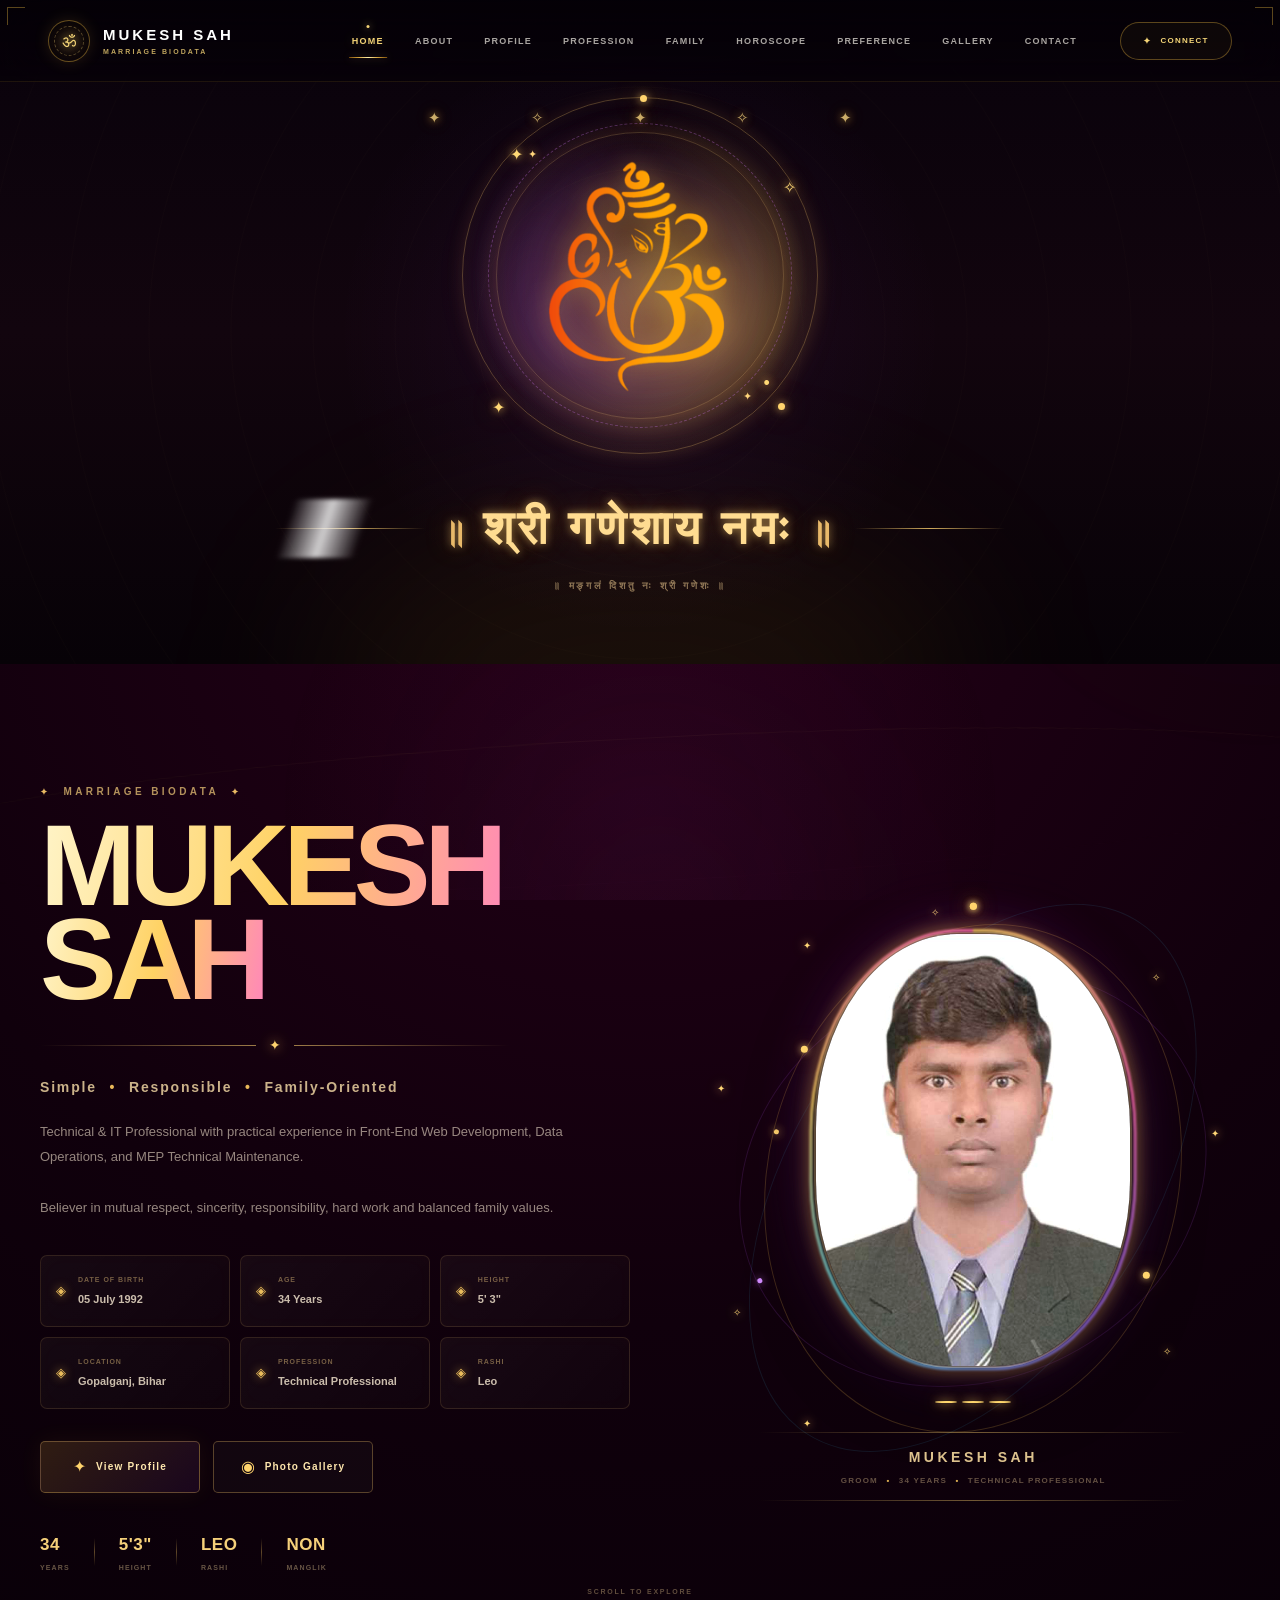
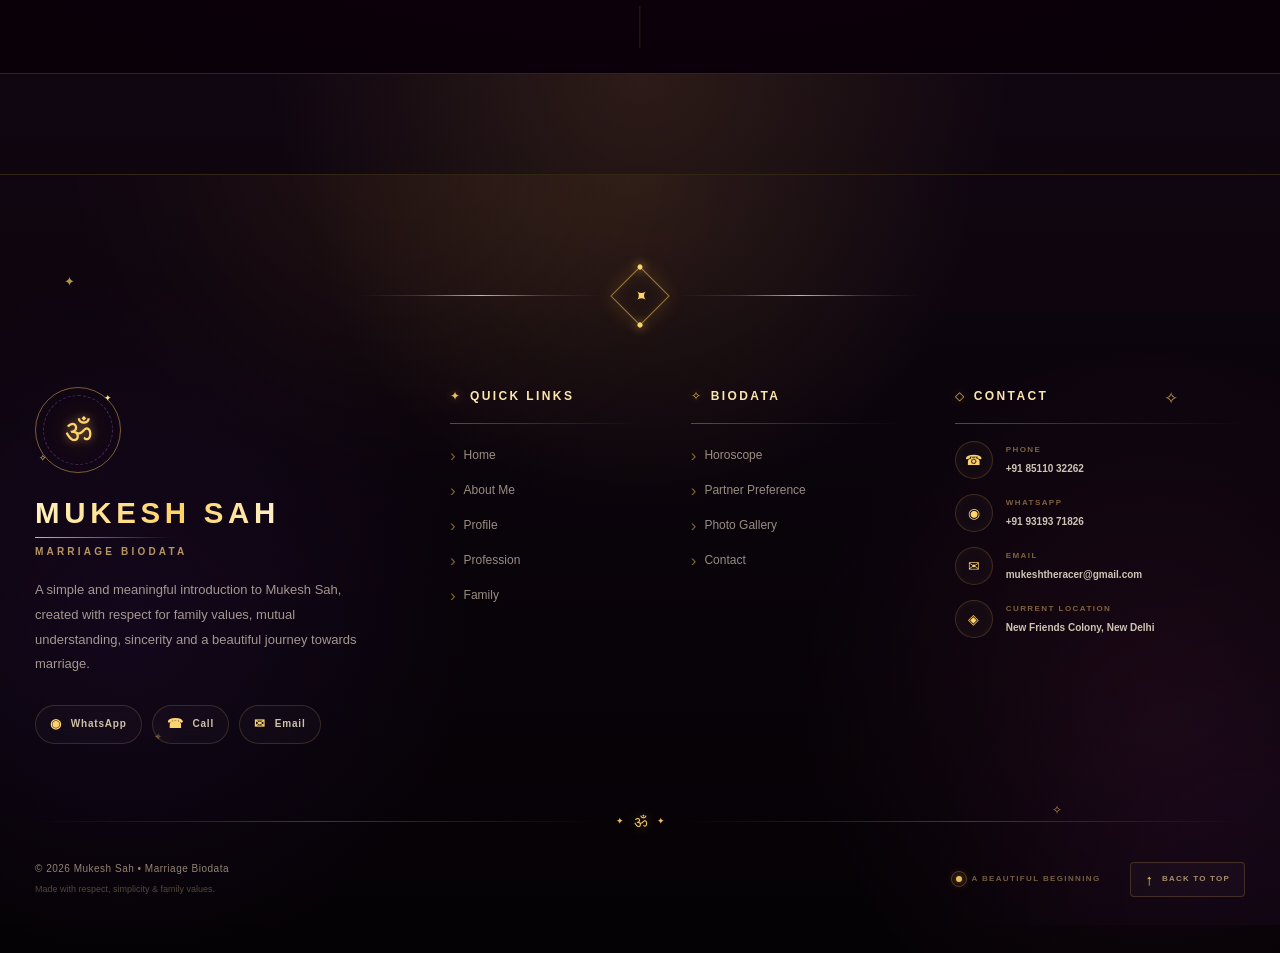
<file: index.html>
<!DOCTYPE html>
<html lang="en">

<head>

    <meta charset="UTF-8">

    <meta
        name="viewport"
        content="width=device-width, initial-scale=1.0"
    >

    <meta
        name="theme-color"
        content="#09000d"
    >

    <meta
        name="description"
        content="Mukesh Sah Marriage Biodata"
    >

    <title>Mukesh Sah — Marriage Biodata</title>

<link rel="icon" type="image/png" href="assets/images/favicon.png">
    <!-- CSS -->

    <link rel="stylesheet" href="css/variables.css">

    <link rel="stylesheet" href="css/main.css">

    <link rel="stylesheet" href="css/header.css">

    <link rel="stylesheet" href="css/footer.css">

    <link rel="stylesheet" href="css/home.css">
    <link rel="stylesheet" href="css/mobile.css">


</head>


<body data-page="home">


    <!-- =====================================================
         GRAND BACKGROUND
    ====================================================== -->

    <div class="site-background">

        <div class="bg-glow bg-glow-one"></div>

        <div class="bg-glow bg-glow-two"></div>

        <div class="bg-glow bg-glow-three"></div>

        <div class="wave-layer wave-layer-one"></div>

        <div class="wave-layer wave-layer-two"></div>

        <div class="wave-layer wave-layer-three"></div>

        <div class="particles">

            <span></span>
            <span></span>
            <span></span>
            <span></span>
            <span></span>
            <span></span>
            <span></span>
            <span></span>
            <span></span>
            <span></span>
            <span></span>
            <span></span>
            <span></span>
            <span></span>
            <span></span>
            <span></span>

        </div>

        <div class="moving-light"></div>

    </div>


    <!-- =====================================================
         HEADER
         Loaded automatically by js/main.js
    ====================================================== -->

    <div id="site-header"></div>


    <!-- =====================================================
         MAIN
    ====================================================== -->

    <main class="home-page">


        <!-- =================================================
             SHRI GANESHAY NAMAH
        ================================================== -->

        <section class="ganesh-intro">


            <!-- Decorative top stars -->

            <div class="ganesh-stars">

                <span>✦</span>

                <span>✧</span>

                <span>✦</span>

                <span>✧</span>

                <span>✦</span>

            </div>



            <!-- Ganesh decorative frame -->

            <div class="ganesh-frame">


                <!-- Outer rotating ring -->

                <div class="ganesh-ring ganesh-ring-one"></div>


                <!-- Inner rotating ring -->

                <div class="ganesh-ring ganesh-ring-two"></div>


                <!-- Glow -->

                <div class="ganesh-glow"></div>


                <!-- Ganesh PNG -->

                <div class="ganesh-image-box">

                    <img
                        src="assets/images/Ganesh.png"
                        alt="Shri Ganesh"
                        class="ganesh-image"
                    >

                </div>


                <!-- Floating particles -->

                <span class="ganesh-particle particle-one">
                    ✦
                </span>

                <span class="ganesh-particle particle-two">
                    ✧
                </span>

                <span class="ganesh-particle particle-three">
                    •
                </span>

                <span class="ganesh-particle particle-four">
                    ✦
                </span>


            </div>



            <!-- =================================================
                 GANESH MANTRA
            ================================================== -->

            <div class="ganesh-mantra-wrap">

                <div class="mantra-line"></div>

                <h1 class="ganesh-mantra">

                    <span>
                        ॥
                    </span>

                    श्री गणेशाय नमः

                    <span>
                        ॥
                    </span>

                </h1>

                <div class="mantra-line"></div>

            </div>



            <!-- Small subtitle -->

            <p class="ganesh-subtitle">

                ॥ मङ्गलं दिशतु नः श्री गणेशः ॥

            </p>


        </section>



        <!-- =================================================
             GRAND HERO
        ================================================== -->

        <section class="hero-section">


            <!-- LEFT SIDE -->

            <div class="hero-content">


                <div class="hero-label">

                    <span>✦</span>

                    <span>
                        MARRIAGE BIODATA
                    </span>

                    <span>✦</span>

                </div>



                <h2 class="hero-name">

                    <span>
                        MUKESH
                    </span>

                    <span>
                        SAH
                    </span>

                </h2>



                <div class="name-decoration">

                    <span></span>

                    <i>✦</i>

                    <span></span>

                </div>



                <p class="hero-tagline">

                    Simple

                    <b>•</b>

                    Responsible

                    <b>•</b>

                    Family-Oriented

                </p>



                <p class="hero-description">

                    Technical &amp; IT Professional with practical
                    experience in Front-End Web Development,
                    Data Operations, and MEP Technical Maintenance.

                    <br><br>

                    Believer in mutual respect, sincerity,
                    responsibility, hard work and balanced
                    family values.

                </p>



                <!-- DETAILS -->

                <div class="hero-details-grid">


                    <div class="detail-box">

                        <span class="detail-icon">
                            ◈
                        </span>

                        <div>

                            <small>
                                DATE OF BIRTH
                            </small>

                            <strong>
                                05 July 1992
                            </strong>

                        </div>

                    </div>



                    <div class="detail-box">

                        <span class="detail-icon">
                            ◈
                        </span>

                        <div>

                            <small>
                                AGE
                            </small>

                            <strong>
                                34 Years
                            </strong>

                        </div>

                    </div>



                    <div class="detail-box">

                        <span class="detail-icon">
                            ◈
                        </span>

                        <div>

                            <small>
                                HEIGHT
                            </small>

                            <strong>
                                5' 3"
                            </strong>

                        </div>

                    </div>



                    <div class="detail-box">

                        <span class="detail-icon">
                            ◈
                        </span>

                        <div>

                            <small>
                                LOCATION
                            </small>

                            <strong>
                                Gopalganj, Bihar
                            </strong>

                        </div>

                    </div>



                    <div class="detail-box">

                        <span class="detail-icon">
                            ◈
                        </span>

                        <div>

                            <small>
                                PROFESSION
                            </small>

                            <strong>
                                Technical Professional
                            </strong>

                        </div>

                    </div>



                    <div class="detail-box">

                        <span class="detail-icon">
                            ◈
                        </span>

                        <div>

                            <small>
                                RASHI
                            </small>

                            <strong>
                                Leo
                            </strong>

                        </div>

                    </div>


                </div>



                <!-- BUTTONS -->

                <div class="hero-buttons">


                    <a
                        href="pages/profile.html"
                        class="hero-button primary-button"
                    >

                        <span>✦</span>

                        <strong>
                            View Profile
                        </strong>

                    </a>



                    <a
                        href="pages/gallery.html"
                        class="hero-button secondary-button"
                    >

                        <span>◉</span>

                        <strong>
                            Photo Gallery
                        </strong>

                    </a>


                </div>



                <!-- STATUS -->

                <div class="hero-status-row">


                    <div class="status-item">

                        <strong>
                            34
                        </strong>

                        <span>
                            YEARS
                        </span>

                    </div>


                    <div class="status-divider"></div>


                    <div class="status-item">

                        <strong>
                            5'3"
                        </strong>

                        <span>
                            HEIGHT
                        </span>

                    </div>


                    <div class="status-divider"></div>


                    <div class="status-item">

                        <strong>
                            LEO
                        </strong>

                        <span>
                            RASHI
                        </span>

                    </div>


                    <div class="status-divider"></div>


                    <div class="status-item">

                        <strong>
                            NON
                        </strong>

                        <span>
                            MANGLIK
                        </span>

                    </div>


                </div>


            </div>



            <!-- =================================================
                 RIGHT PHOTO
            ================================================== -->

            <div class="hero-profile-area">


                <div class="profile-orbit orbit-one">

                    <span></span>

                </div>


                <div class="profile-orbit orbit-two">

                    <span></span>

                </div>


                <div class="profile-orbit orbit-three">

                    <span></span>

                </div>



                <!-- STARS -->

                <div class="profile-stars">

                    <span class="star star-1">✦</span>

                    <span class="star star-2">✧</span>

                    <span class="star star-3">✦</span>

                    <span class="star star-4">✧</span>

                    <span class="star star-5">✦</span>

                    <span class="star star-6">✧</span>

                    <span class="star star-7">✦</span>

                    <span class="star star-8">✧</span>

                </div>



                <!-- PHOTO -->

                <div class="profile-photo-stage">


                    <div class="photo-neon-border"></div>


                    <div class="photo-inner-glow"></div>


                    <div class="profile-photo-box">

                        <img
                            src="assets/images/Mukesh_Sah.jpeg"
                            alt="Mukesh Sah"
                            class="profile-photo"
                        >

                    </div>


                    <!-- Bottom multicolor glow -->

                    <div class="photo-bottom-light">

                        <span></span>

                        <span></span>

                        <span></span>

                    </div>


                    <!-- Rotating dots -->

                    <div class="photo-orbit-dots">

                        <i></i>
                        <i></i>
                        <i></i>
                        <i></i>

                    </div>


                </div>



                <!-- CAPTION -->

                <div class="profile-caption">

                    <div class="caption-line"></div>

                    <h2>
                        MUKESH SAH
                    </h2>

                    <p>

                        GROOM

                        <span>•</span>

                        34 YEARS

                        <span>•</span>

                        TECHNICAL PROFESSIONAL

                    </p>

                    <div class="caption-line"></div>

                </div>


            </div>


        </section>



        <!-- SCROLL -->

        <div class="home-scroll-indicator">

            <span>
                SCROLL TO EXPLORE
            </span>

            <div class="scroll-line">

                <i></i>

            </div>

        </div>


    </main>


    <!-- =====================================================
         FOOTER
         Loaded automatically by js/main.js
    ====================================================== -->

    <div id="site-footer"></div>


    <!-- =====================================================
         JS
    ====================================================== -->

    <!-- Common JS: loads header + footer -->
    <script src="js/main.js"></script>

    <!-- Home Page JS -->
    <script src="js/home.js"></script>


</body>

</html>
</file>
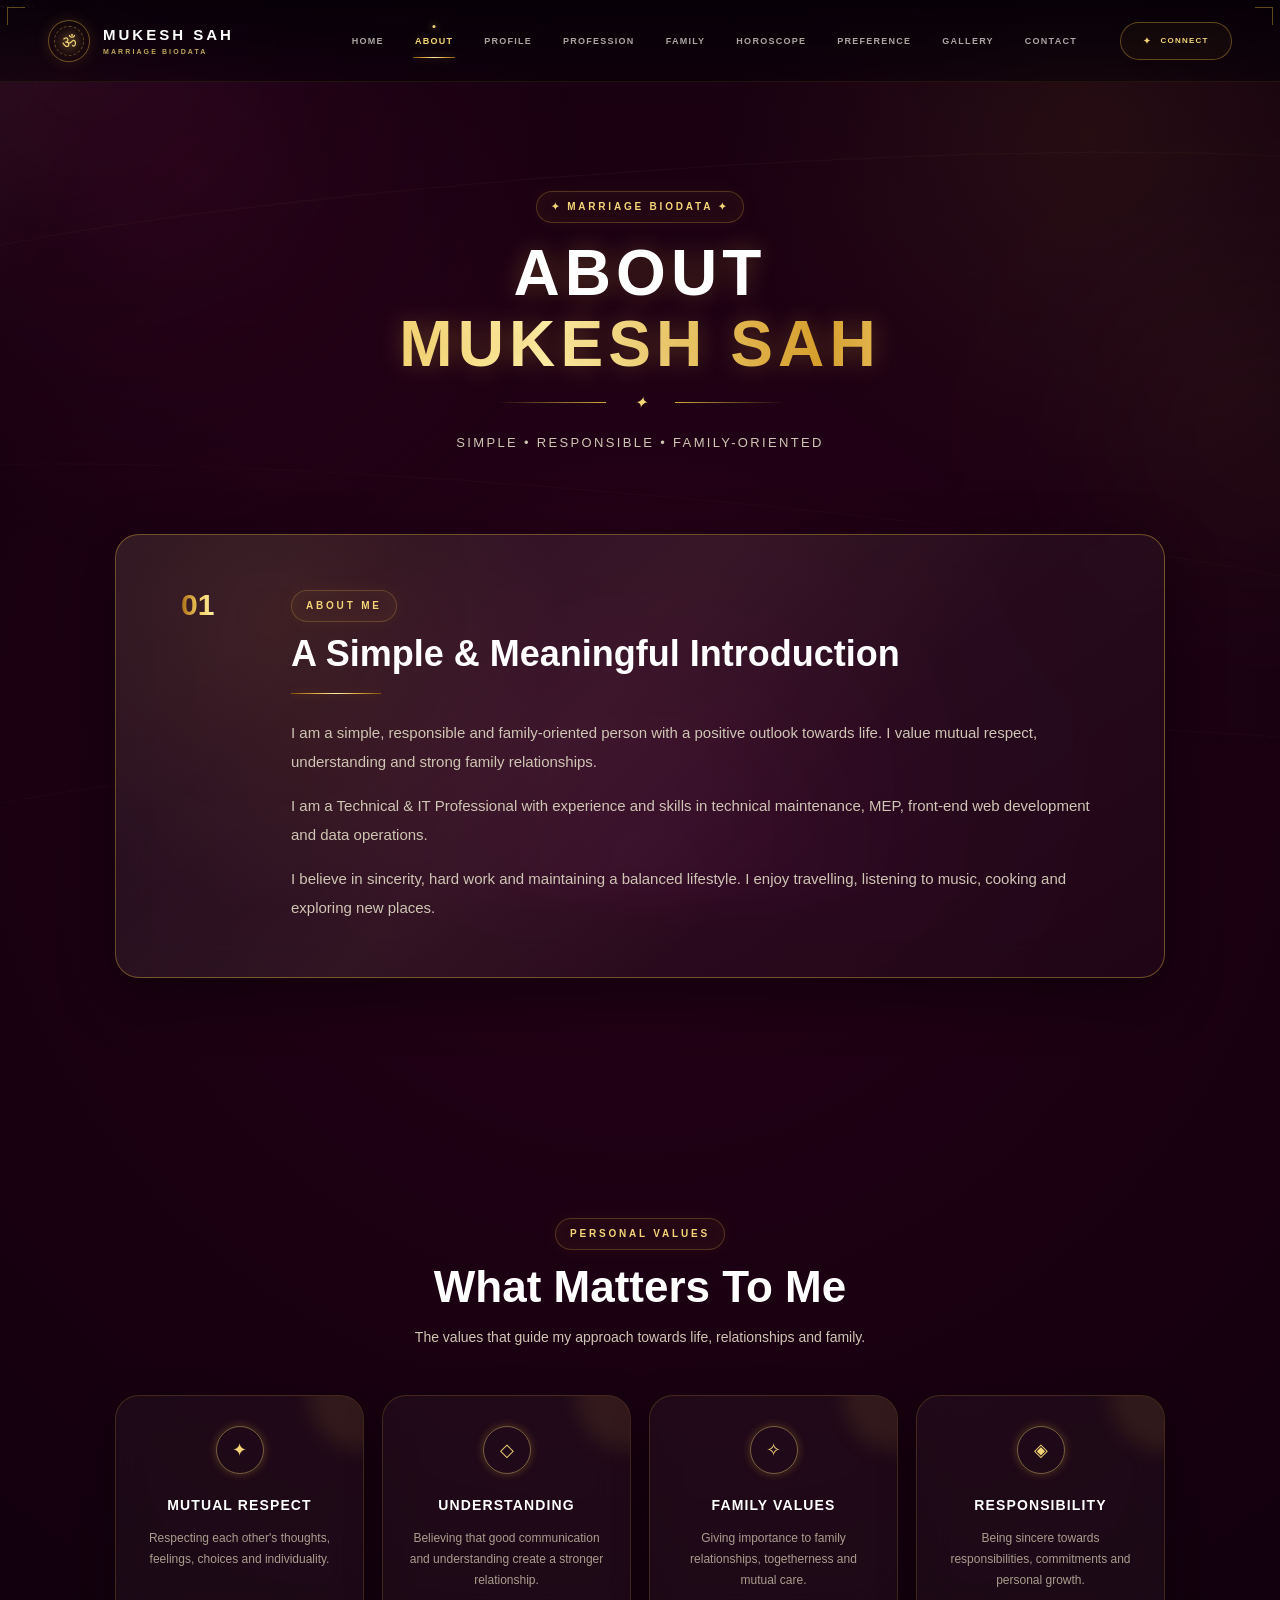
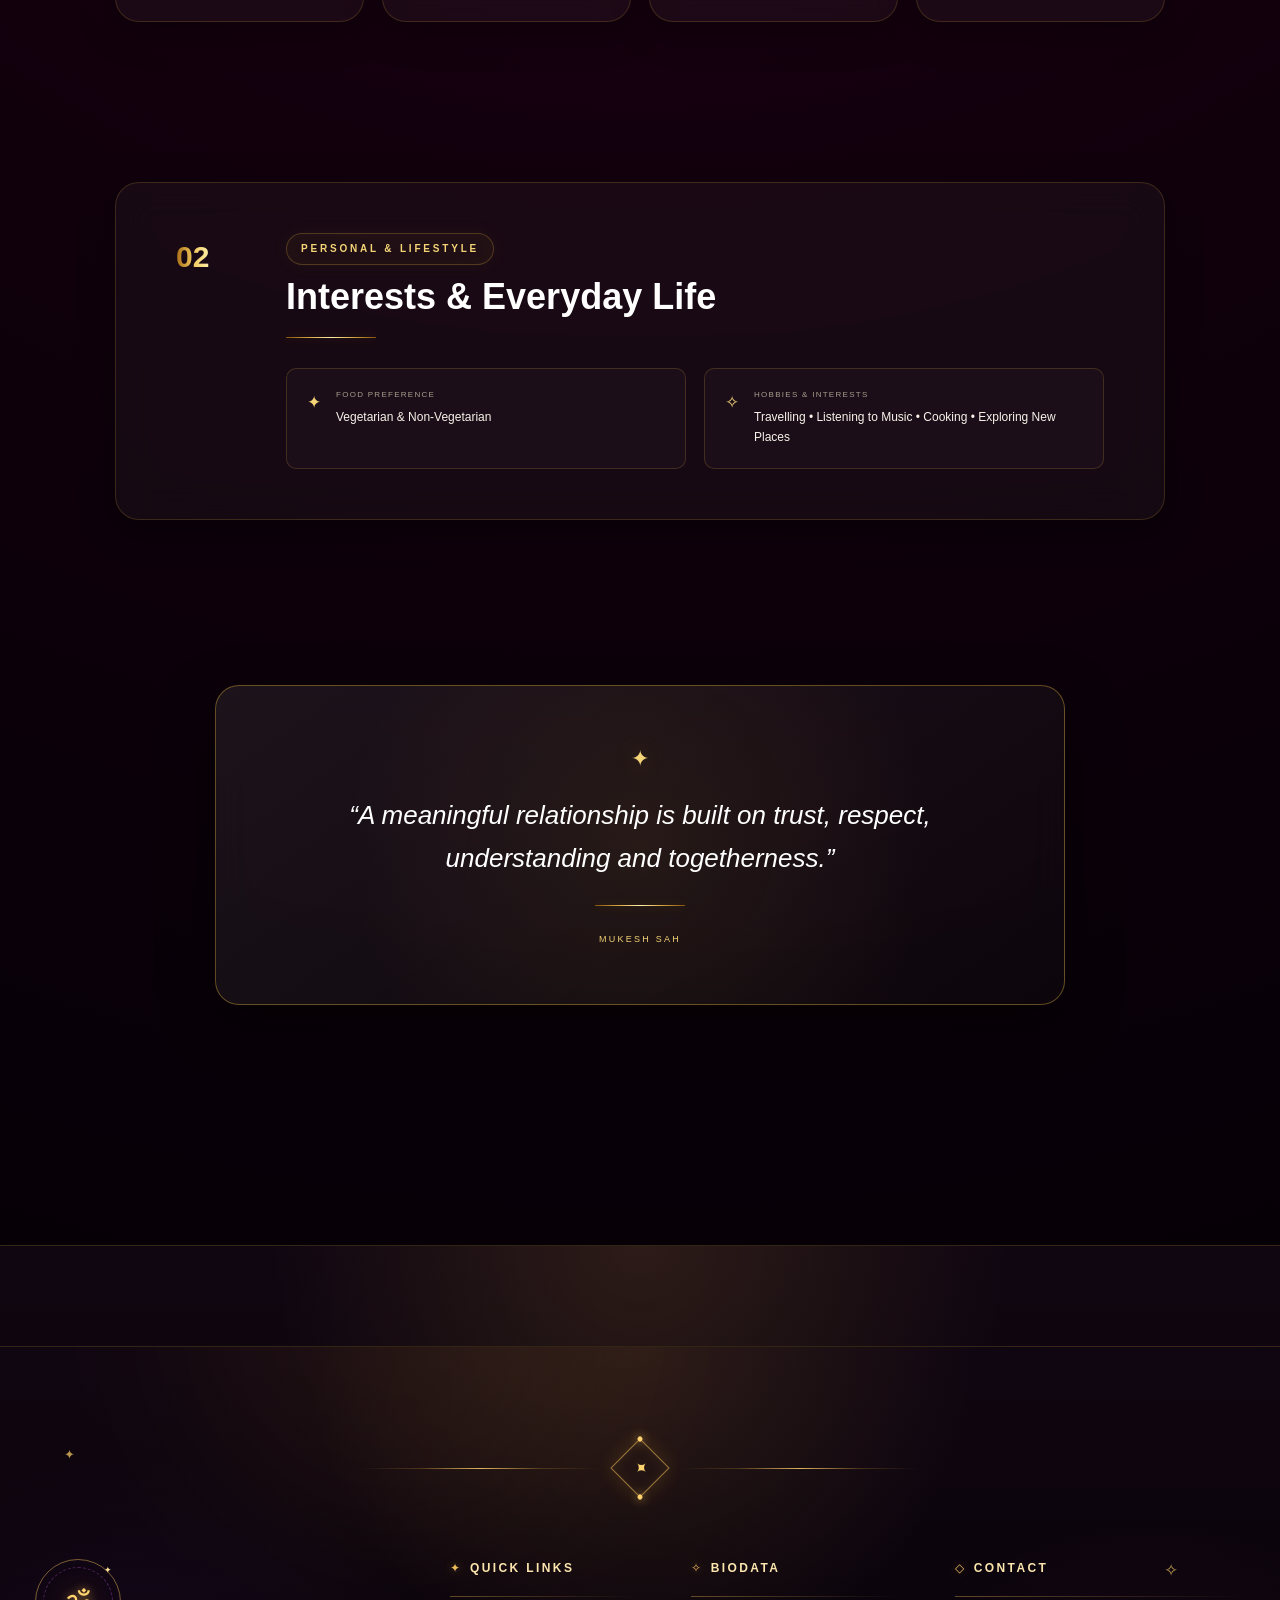
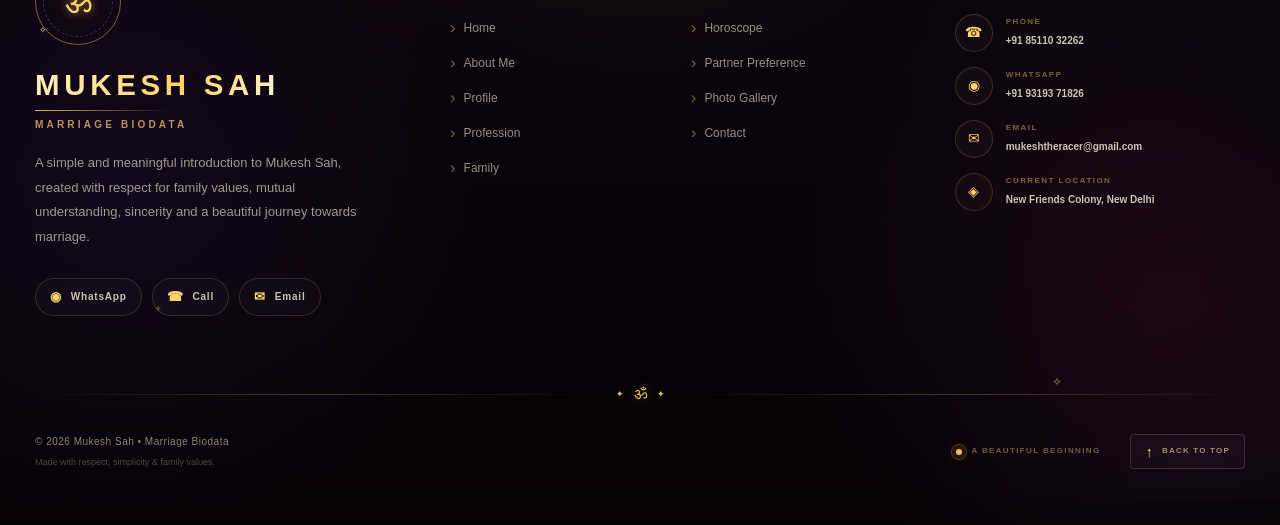
<file: pages/about.html>
<!DOCTYPE html>

<html lang="en">

<head>

<meta charset="UTF-8">

<meta
    name="viewport"
    content="width=device-width, initial-scale=1.0"
>

<meta
    name="theme-color"
    content="#09000d"
>

<meta
    name="description"
    content="About Mukesh Sah — Marriage Biodata"
>

<title>About Mukesh Sah — Marriage Biodata</title>

<link rel="stylesheet" href="../css/variables.css">
<link rel="stylesheet" href="../css/main.css">
<link rel="stylesheet" href="../css/header.css">
<link rel="stylesheet" href="../css/footer.css">
<link rel="stylesheet" href="../css/about.css">
<link rel="stylesheet" href="../css/mobile.css">
```

</head>

<body data-page="about">

```
<!-- Background -->

<div class="site-background">

    <div class="bg-glow bg-glow-one"></div>
    <div class="bg-glow bg-glow-two"></div>
    <div class="bg-glow bg-glow-three"></div>

    <div class="wave-layer wave-layer-one"></div>
    <div class="wave-layer wave-layer-two"></div>
    <div class="wave-layer wave-layer-three"></div>

    <div class="particles">
        <span></span><span></span><span></span><span></span>
        <span></span><span></span><span></span><span></span>
        <span></span><span></span><span></span><span></span>
        <span></span><span></span><span></span><span></span>
    </div>

    <div class="moving-light"></div>

</div>


<!-- Header -->

<div id="site-header"></div>


<main class="page-wrapper about-page">


    <!-- PAGE HERO -->

    <section class="about-hero section">

        <div class="section-inner">

            <div class="eyebrow">
                ✦ MARRIAGE BIODATA ✦
            </div>

            <h1 class="about-page-title">
                ABOUT <span>MUKESH SAH</span>
            </h1>

            <div class="ornament">
                <span></span>
                <i>✦</i>
                <span></span>
            </div>

            <p class="about-page-intro">
                Simple • Responsible • Family-Oriented
            </p>

        </div>

    </section>


    <!-- ABOUT ME -->

    <section class="section about-section">

        <div class="section-inner">

            <div class="about-card glass-card reveal">

                <div class="about-card-number">
                    01
                </div>

                <div class="about-card-content">

                    <div class="eyebrow">
                        ABOUT ME
                    </div>

                    <h2>
                        A Simple &amp; Meaningful Introduction
                    </h2>

                    <div class="gold-line"></div>

                    <p>
                        I am a simple, responsible and family-oriented
                        person with a positive outlook towards life.
                        I value mutual respect, understanding and strong
                        family relationships.
                    </p>

                    <p>
                        I am a Technical &amp; IT Professional with
                        experience and skills in technical maintenance,
                        MEP, front-end web development and data operations.
                    </p>

                    <p>
                        I believe in sincerity, hard work and maintaining
                        a balanced lifestyle. I enjoy travelling,
                        listening to music, cooking and exploring new
                        places.
                    </p>

                </div>

            </div>

        </div>

    </section>


    <!-- VALUES -->

    <section class="section values-section">

        <div class="section-inner">

            <div class="section-heading reveal">

                <div class="eyebrow">
                    PERSONAL VALUES
                </div>

                <h2>
                    What Matters To Me
                </h2>

                <p>
                    The values that guide my approach towards life,
                    relationships and family.
                </p>

            </div>


            <div class="values-grid">


                <article class="value-card glass-card reveal">

                    <span class="value-icon">✦</span>

                    <h3>
                        Mutual Respect
                    </h3>

                    <p>
                        Respecting each other's thoughts, feelings,
                        choices and individuality.
                    </p>

                </article>


                <article class="value-card glass-card reveal">

                    <span class="value-icon">◇</span>

                    <h3>
                        Understanding
                    </h3>

                    <p>
                        Believing that good communication and understanding
                        create a stronger relationship.
                    </p>

                </article>


                <article class="value-card glass-card reveal">

                    <span class="value-icon">✧</span>

                    <h3>
                        Family Values
                    </h3>

                    <p>
                        Giving importance to family relationships,
                        togetherness and mutual care.
                    </p>

                </article>


                <article class="value-card glass-card reveal">

                    <span class="value-icon">◈</span>

                    <h3>
                        Responsibility
                    </h3>

                    <p>
                        Being sincere towards responsibilities,
                        commitments and personal growth.
                    </p>

                </article>


            </div>

        </div>

    </section>


    <!-- LIFESTYLE -->

    <section class="section lifestyle-section">

        <div class="section-inner">

            <div class="lifestyle-card glass-card reveal">

                <div class="lifestyle-number">
                    02
                </div>

                <div class="lifestyle-content">

                    <div class="eyebrow">
                        PERSONAL &amp; LIFESTYLE
                    </div>

                    <h2>
                        Interests &amp; Everyday Life
                    </h2>

                    <div class="gold-line"></div>

                    <div class="lifestyle-list">

                        <div class="lifestyle-item">

                            <span>✦</span>

                            <div>
                                <small>FOOD PREFERENCE</small>
                                <strong>
                                    Vegetarian &amp; Non-Vegetarian
                                </strong>
                            </div>

                        </div>


                        <div class="lifestyle-item">

                            <span>✧</span>

                            <div>
                                <small>HOBBIES &amp; INTERESTS</small>
                                <strong>
                                    Travelling • Listening to Music
                                    • Cooking • Exploring New Places
                                </strong>
                            </div>

                        </div>

                    </div>

                </div>

            </div>

        </div>

    </section>


    <!-- FINAL QUOTE -->

    <section class="section about-quote-section">

        <div class="section-inner">

            <div class="about-quote glass-card reveal">

                <div class="quote-symbol">
                    ✦
                </div>

                <blockquote>
                    “A meaningful relationship is built on trust,
                    respect, understanding and togetherness.”
                </blockquote>

                <div class="quote-line"></div>

                <span>
                    MUKESH SAH
                </span>

            </div>

        </div>

    </section>


</main>


<!-- Footer -->

<div id="site-footer"></div>


<script src="../js/main.js"></script>
<script src="../js/about.js"></script>


</body>

</html>
</file>
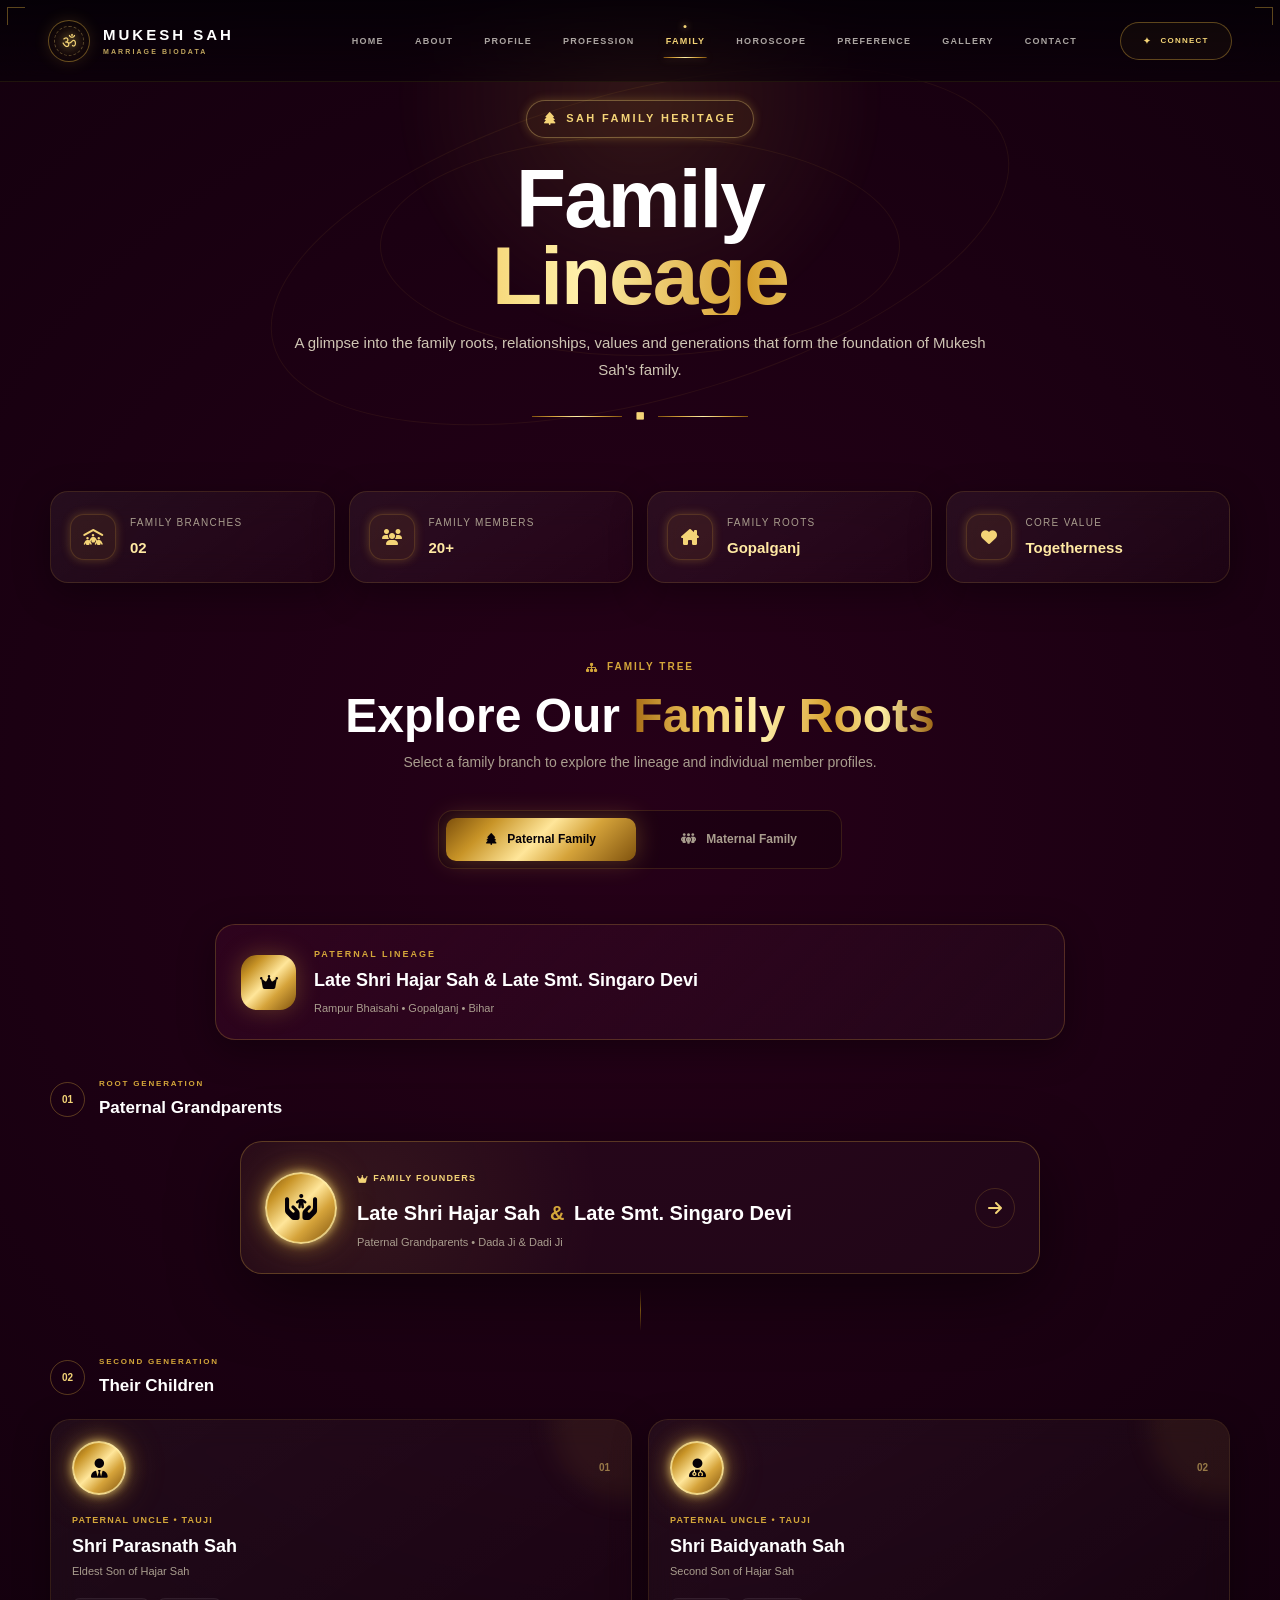
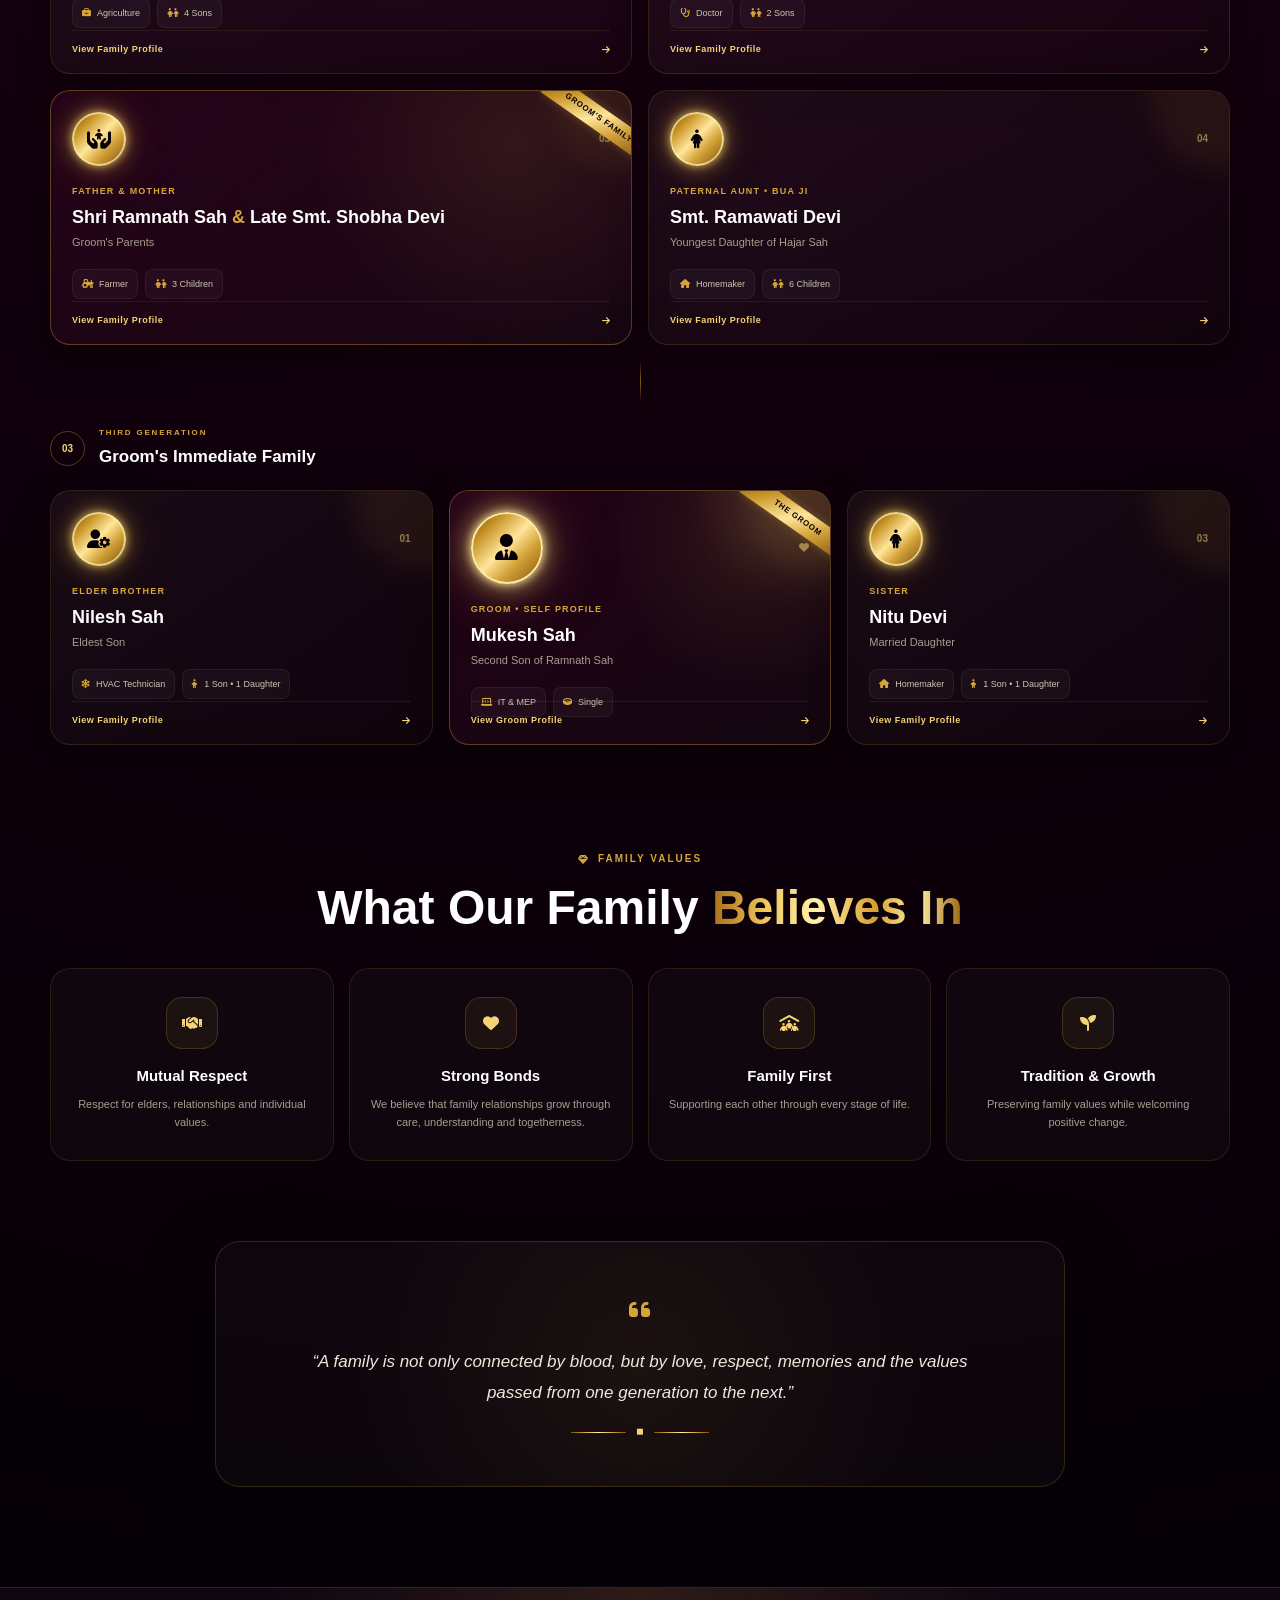
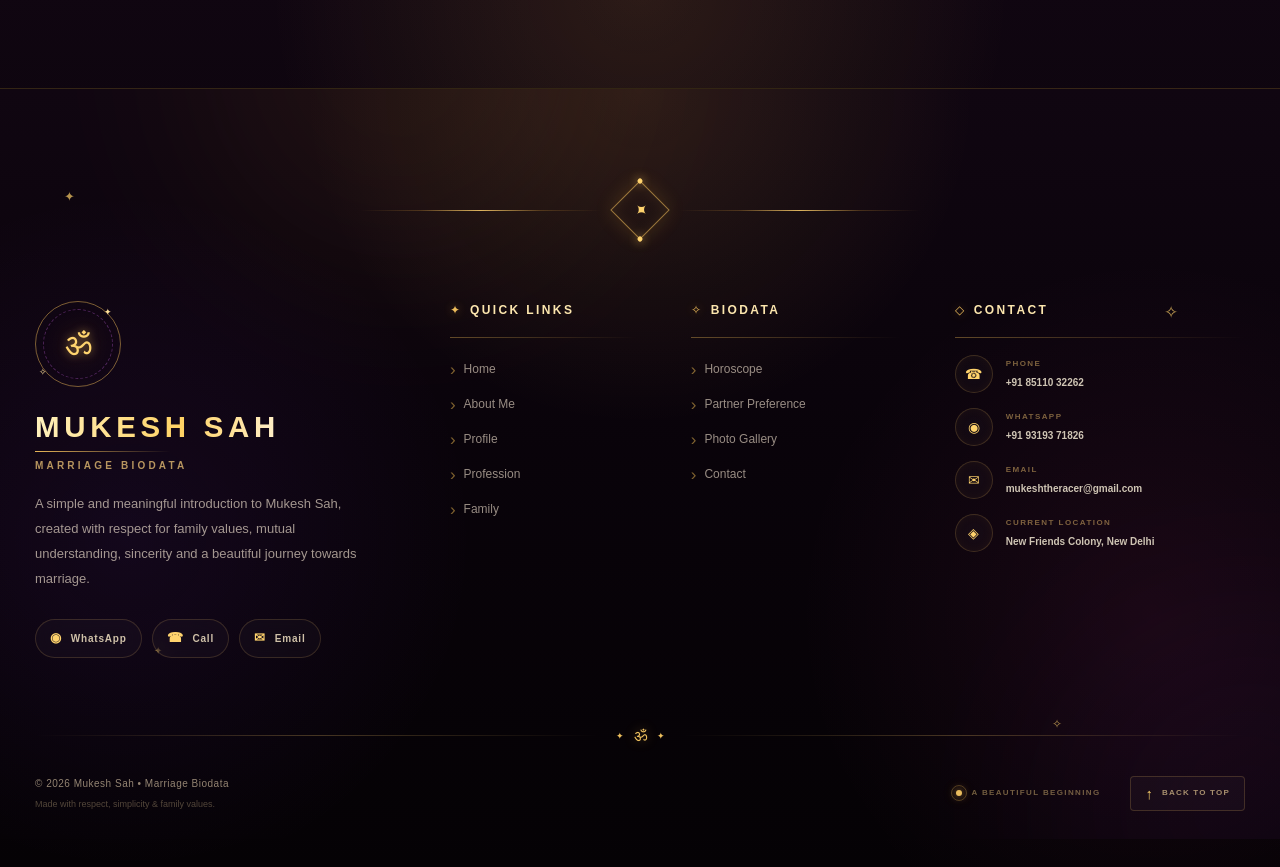
<file: pages/family.html>
<!DOCTYPE html>
<html lang="en">
<head>
    <meta charset="UTF-8">
    <meta name="viewport" content="width=device-width, initial-scale=1.0">

    <title>Family | Mukesh Sah Marriage Biodata</title>

    <link rel="stylesheet" href="../css/variables.css">
    <link rel="stylesheet" href="../css/main.css">
    <link rel="stylesheet" href="../css/header.css">
    <link rel="stylesheet" href="../css/footer.css">
    <link rel="stylesheet" href="../css/family.css">
    <link rel="stylesheet" href="../css/mobile.css">

    <link rel="stylesheet"
          href="https://cdnjs.cloudflare.com/ajax/libs/font-awesome/6.5.2/css/all.min.css">
</head>

<body data-page="family">

<div id="site-header"></div>

<main class="family-page">

    <!-- HERO -->
    <section class="family-hero">

        <div class="family-hero-glow"></div>
        <div class="family-hero-orbit orbit-one"></div>
        <div class="family-hero-orbit orbit-two"></div>

        <div class="family-hero-content reveal">

            <span class="family-eyebrow">
                <i class="fa-solid fa-tree"></i>
                SAH FAMILY HERITAGE
            </span>

            <h1 class="family-page-title">
                Family
                <span>Lineage</span>
            </h1>

            <p class="family-page-intro">
                A glimpse into the family roots, relationships, values
                and generations that form the foundation of Mukesh Sah's family.
            </p>

            <div class="family-hero-divider">
                <span></span>
                <i class="fa-solid fa-diamond"></i>
                <span></span>
            </div>

        </div>
    </section>


    <!-- FAMILY SUMMARY -->
    <section class="family-summary-section">

        <div class="family-summary-grid">

            <div class="family-summary-card reveal">
                <div class="summary-icon">
                    <i class="fa-solid fa-people-roof"></i>
                </div>
                <div>
                    <span>Family Branches</span>
                    <strong>02</strong>
                </div>
            </div>

            <div class="family-summary-card reveal">
                <div class="summary-icon">
                    <i class="fa-solid fa-users"></i>
                </div>
                <div>
                    <span>Family Members</span>
                    <strong>20+</strong>
                </div>
            </div>

            <div class="family-summary-card reveal">
                <div class="summary-icon">
                    <i class="fa-solid fa-house-chimney"></i>
                </div>
                <div>
                    <span>Family Roots</span>
                    <strong>Gopalganj</strong>
                </div>
            </div>

            <div class="family-summary-card reveal">
                <div class="summary-icon">
                    <i class="fa-solid fa-heart"></i>
                </div>
                <div>
                    <span>Core Value</span>
                    <strong>Togetherness</strong>
                </div>
            </div>

        </div>

    </section>


    <!-- FAMILY SWITCHER -->
    <section class="family-tree-section">

        <div class="family-section-heading reveal">

            <span class="family-section-kicker">
                <i class="fa-solid fa-sitemap"></i>
                FAMILY TREE
            </span>

            <h2>
                Explore Our
                <span>Family Roots</span>
            </h2>

            <p>
                Select a family branch to explore the lineage and
                individual member profiles.
            </p>

        </div>


        <div class="family-tabs reveal">

            <button
                id="paternal-tab-btn"
                class="family-tab active"
                onclick="switchFamilyTree('paternal')">

                <i class="fa-solid fa-tree"></i>
                Paternal Family
            </button>

            <button
                id="maternal-tab-btn"
                class="family-tab"
                onclick="switchFamilyTree('maternal')">

                <i class="fa-solid fa-people-group"></i>
                Maternal Family
            </button>

        </div>


        <!-- ================= PATERNAL TREE ================= -->
        <div id="paternal-tree-view" class="family-tree-view">

            <div class="lineage-header reveal">

                <div class="lineage-icon">
                    <i class="fa-solid fa-crown"></i>
                </div>

                <div>
                    <span>PATERNAL LINEAGE</span>
                    <h3>Late Shri Hajar Sah & Late Smt. Singaro Devi</h3>
                    <p>Rampur Bhaisahi • Gopalganj • Bihar</p>
                </div>

            </div>


            <!-- GRANDPARENTS -->
            <div class="tree-level">

                <div class="tree-level-title">
                    <span>01</span>
                    <div>
                        <small>ROOT GENERATION</small>
                        <h4>Paternal Grandparents</h4>
                    </div>
                </div>

                <div class="member-feature-card grandparent-card reveal"
                     onclick="showMemberDetails('paternal_grandparents')">

                    <div class="member-avatar">
                        <i class="fa-solid fa-hands-holding-child"></i>
                    </div>

                    <div class="member-main">

                        <span class="member-badge">
                            <i class="fa-solid fa-crown"></i>
                            Family Founders
                        </span>

                        <h3>
                            Late Shri Hajar Sah
                            <span>&</span>
                            Late Smt. Singaro Devi
                        </h3>

                        <p>
                            Paternal Grandparents • Dada Ji & Dadi Ji
                        </p>

                    </div>

                    <div class="member-arrow">
                        <i class="fa-solid fa-arrow-right"></i>
                    </div>

                </div>

            </div>


            <div class="tree-connector"></div>


            <!-- CHILDREN -->
            <div class="tree-level">

                <div class="tree-level-title">
                    <span>02</span>
                    <div>
                        <small>SECOND GENERATION</small>
                        <h4>Their Children</h4>
                    </div>
                </div>


                <div class="members-grid">

                    <!-- PARASNATH -->
                    <article class="family-member-card reveal"
                             onclick="showMemberDetails('parasnath')">

                        <div class="member-card-top">

                            <div class="member-avatar small">
                                <i class="fa-solid fa-user-tie"></i>
                            </div>

                            <span class="member-number">01</span>

                        </div>

                        <span class="member-relation">
                            Paternal Uncle • Tauji
                        </span>

                        <h3>Shri Parasnath Sah</h3>

                        <p>
                            Eldest Son of Hajar Sah
                        </p>

                        <div class="member-mini-info">
                            <span>
                                <i class="fa-solid fa-briefcase"></i>
                                Agriculture
                            </span>

                            <span>
                                <i class="fa-solid fa-children"></i>
                                4 Sons
                            </span>
                        </div>

                        <div class="view-profile">
                            View Family Profile
                            <i class="fa-solid fa-arrow-right"></i>
                        </div>

                    </article>


                    <!-- BAIDYANATH -->
                    <article class="family-member-card reveal"
                             onclick="showMemberDetails('baidyanath')">

                        <div class="member-card-top">

                            <div class="member-avatar small">
                                <i class="fa-solid fa-user-doctor"></i>
                            </div>

                            <span class="member-number">02</span>

                        </div>

                        <span class="member-relation">
                            Paternal Uncle • Tauji
                        </span>

                        <h3>Shri Baidyanath Sah</h3>

                        <p>
                            Second Son of Hajar Sah
                        </p>

                        <div class="member-mini-info">
                            <span>
                                <i class="fa-solid fa-stethoscope"></i>
                                Doctor
                            </span>

                            <span>
                                <i class="fa-solid fa-children"></i>
                                2 Sons
                            </span>
                        </div>

                        <div class="view-profile">
                            View Family Profile
                            <i class="fa-solid fa-arrow-right"></i>
                        </div>

                    </article>


                    <!-- RAMNATH -->
                    <article class="family-member-card featured reveal"
                             onclick="showMemberDetails('ramnath')">

                        <div class="featured-ribbon">
                            Groom's Family
                        </div>

                        <div class="member-card-top">

                            <div class="member-avatar small">
                                <i class="fa-solid fa-hands-holding-child"></i>
                            </div>

                            <span class="member-number">03</span>

                        </div>

                        <span class="member-relation">
                            Father & Mother
                        </span>

                        <h3>
                            Shri Ramnath Sah
                            <span>&</span>
                            Late Smt. Shobha Devi
                        </h3>

                        <p>
                            Groom's Parents
                        </p>

                        <div class="member-mini-info">

                            <span>
                                <i class="fa-solid fa-tractor"></i>
                                Farmer
                            </span>

                            <span>
                                <i class="fa-solid fa-children"></i>
                                3 Children
                            </span>

                        </div>

                        <div class="view-profile">
                            View Family Profile
                            <i class="fa-solid fa-arrow-right"></i>
                        </div>

                    </article>


                    <!-- RAMAWATI -->
                    <article class="family-member-card reveal"
                             onclick="showMemberDetails('ramawati')">

                        <div class="member-card-top">

                            <div class="member-avatar small">
                                <i class="fa-solid fa-person-dress"></i>
                            </div>

                            <span class="member-number">04</span>

                        </div>

                        <span class="member-relation">
                            Paternal Aunt • Bua Ji
                        </span>

                        <h3>Smt. Ramawati Devi</h3>

                        <p>
                            Youngest Daughter of Hajar Sah
                        </p>

                        <div class="member-mini-info">

                            <span>
                                <i class="fa-solid fa-house"></i>
                                Homemaker
                            </span>

                            <span>
                                <i class="fa-solid fa-children"></i>
                                6 Children
                            </span>

                        </div>

                        <div class="view-profile">
                            View Family Profile
                            <i class="fa-solid fa-arrow-right"></i>
                        </div>

                    </article>

                </div>

            </div>


            <div class="tree-connector"></div>


            <!-- NUCLEAR FAMILY -->
            <div class="tree-level">

                <div class="tree-level-title">

                    <span>03</span>

                    <div>
                        <small>THIRD GENERATION</small>
                        <h4>Groom's Immediate Family</h4>
                    </div>

                </div>


                <div class="members-grid nuclear-grid">

                    <!-- NILESH -->
                    <article class="family-member-card reveal"
                             onclick="showMemberDetails('nilesh')">

                        <div class="member-card-top">

                            <div class="member-avatar small">
                                <i class="fa-solid fa-user-gear"></i>
                            </div>

                            <span class="member-number">01</span>

                        </div>

                        <span class="member-relation">
                            Elder Brother
                        </span>

                        <h3>Nilesh Sah</h3>

                        <p>
                            Eldest Son
                        </p>

                        <div class="member-mini-info">

                            <span>
                                <i class="fa-solid fa-snowflake"></i>
                                HVAC Technician
                            </span>

                            <span>
                                <i class="fa-solid fa-child"></i>
                                1 Son • 1 Daughter
                            </span>

                        </div>

                        <div class="view-profile">
                            View Family Profile
                            <i class="fa-solid fa-arrow-right"></i>
                        </div>

                    </article>


                    <!-- MUKESH -->
                    <article class="family-member-card groom-card reveal"
                             onclick="showMemberDetails('mukesh')">

                        <div class="groom-glow"></div>

                        <div class="featured-ribbon">
                            The Groom
                        </div>

                        <div class="member-card-top">

                            <div class="member-avatar groom-avatar">
                                <i class="fa-solid fa-user-tie"></i>
                            </div>

                            <span class="member-number">
                                <i class="fa-solid fa-heart"></i>
                            </span>

                        </div>

                        <span class="member-relation">
                            Groom • Self Profile
                        </span>

                        <h3>Mukesh Sah</h3>

                        <p>
                            Second Son of Ramnath Sah
                        </p>

                        <div class="member-mini-info">

                            <span>
                                <i class="fa-solid fa-laptop-code"></i>
                                IT & MEP
                            </span>

                            <span>
                                <i class="fa-solid fa-ring"></i>
                                Single
                            </span>

                        </div>

                        <div class="view-profile">
                            View Groom Profile
                            <i class="fa-solid fa-arrow-right"></i>
                        </div>

                    </article>


                    <!-- NITU -->
                    <article class="family-member-card reveal"
                             onclick="showMemberDetails('nitu')">

                        <div class="member-card-top">

                            <div class="member-avatar small">
                                <i class="fa-solid fa-person-dress"></i>
                            </div>

                            <span class="member-number">03</span>

                        </div>

                        <span class="member-relation">
                            Sister
                        </span>

                        <h3>Nitu Devi</h3>

                        <p>
                            Married Daughter
                        </p>

                        <div class="member-mini-info">

                            <span>
                                <i class="fa-solid fa-house"></i>
                                Homemaker
                            </span>

                            <span>
                                <i class="fa-solid fa-child"></i>
                                1 Son • 1 Daughter
                            </span>

                        </div>

                        <div class="view-profile">
                            View Family Profile
                            <i class="fa-solid fa-arrow-right"></i>
                        </div>

                    </article>

                </div>

            </div>

        </div>


        <!-- ================= MATERNAL TREE ================= -->
        <div id="maternal-tree-view"
             class="family-tree-view hidden">

            <div class="lineage-header maternal-lineage reveal">

                <div class="lineage-icon">
                    <i class="fa-solid fa-heart"></i>
                </div>

                <div>
                    <span>MATERNAL LINEAGE</span>
                    <h3>Late Shri Sudama Sah & Late Smt. Sharda Devi</h3>
                    <p>Mateya Khas • Kuchaikote • Gopalganj</p>
                </div>

            </div>


            <!-- MATERNAL GRANDPARENTS -->
            <div class="tree-level">

                <div class="tree-level-title">

                    <span>01</span>

                    <div>
                        <small>ROOT GENERATION</small>
                        <h4>Maternal Grandparents</h4>
                    </div>

                </div>


                <div class="member-feature-card grandparent-card reveal"
                     onclick="showMemberDetails('maternal_grandparents')">

                    <div class="member-avatar">
                        <i class="fa-solid fa-hands-holding"></i>
                    </div>

                    <div class="member-main">

                        <span class="member-badge">
                            <i class="fa-solid fa-heart"></i>
                            Maternal Roots
                        </span>

                        <h3>
                            Late Shri Sudama Sah
                            <span>&</span>
                            Late Smt. Sharda Devi
                        </h3>

                        <p>
                            Maternal Grandparents • Nana Ji & Nani Ji
                        </p>

                    </div>

                    <div class="member-arrow">
                        <i class="fa-solid fa-arrow-right"></i>
                    </div>

                </div>

            </div>


            <div class="tree-connector"></div>


            <!-- MATERNAL CHILDREN -->
            <div class="tree-level">

                <div class="tree-level-title">

                    <span>02</span>

                    <div>
                        <small>SECOND GENERATION</small>
                        <h4>Their Children</h4>
                    </div>

                </div>


                <div class="members-grid">

                    <article class="family-member-card reveal"
                             onclick="showMemberDetails('shakuntla')">

                        <div class="member-card-top">
                            <div class="member-avatar small">
                                <i class="fa-solid fa-person-dress"></i>
                            </div>
                            <span class="member-number">01</span>
                        </div>

                        <span class="member-relation">
                            Maternal Aunt • Badi Masi
                        </span>

                        <h3>Late Smt. Shakuntla Devi</h3>

                        <p>First Child of Sudama Sah</p>

                        <div class="member-mini-info">
                            <span>
                                <i class="fa-solid fa-children"></i>
                                2 Sons • 2 Daughters
                            </span>
                        </div>

                        <div class="view-profile">
                            View Family Profile
                            <i class="fa-solid fa-arrow-right"></i>
                        </div>

                    </article>


                    <article class="family-member-card reveal"
                             onclick="showMemberDetails('savitri')">

                        <div class="member-card-top">
                            <div class="member-avatar small">
                                <i class="fa-solid fa-person-dress"></i>
                            </div>
                            <span class="member-number">02</span>
                        </div>

                        <span class="member-relation">
                            Maternal Aunt • Masi Ji
                        </span>

                        <h3>Smt. Savitri Devi</h3>

                        <p>Second Child</p>

                        <div class="member-mini-info">
                            <span>
                                <i class="fa-solid fa-children"></i>
                                3 Sons
                            </span>
                            <span>
                                <i class="fa-solid fa-location-dot"></i>
                                Jamshedpur
                            </span>
                        </div>

                        <div class="view-profile">
                            View Family Profile
                            <i class="fa-solid fa-arrow-right"></i>
                        </div>

                    </article>


                    <article class="family-member-card reveal"
                             onclick="showMemberDetails('sima')">

                        <div class="member-card-top">
                            <div class="member-avatar small">
                                <i class="fa-solid fa-person-dress"></i>
                            </div>
                            <span class="member-number">03</span>
                        </div>

                        <span class="member-relation">
                            Maternal Aunt • Masi Ji
                        </span>

                        <h3>Smt. Sima Devi</h3>

                        <p>Third Child</p>

                        <div class="member-mini-info">
                            <span>
                                <i class="fa-solid fa-children"></i>
                                3 Children
                            </span>
                            <span>
                                <i class="fa-solid fa-location-dot"></i>
                                Sawanaha
                            </span>
                        </div>

                        <div class="view-profile">
                            View Family Profile
                            <i class="fa-solid fa-arrow-right"></i>
                        </div>

                    </article>


                    <article class="family-member-card featured reveal"
                             onclick="showMemberDetails('shobha')">

                        <div class="featured-ribbon">
                            Groom's Mother
                        </div>

                        <div class="member-card-top">
                            <div class="member-avatar small">
                                <i class="fa-solid fa-heart"></i>
                            </div>
                            <span class="member-number">04</span>
                        </div>

                        <span class="member-relation">
                            Groom's Mother
                        </span>

                        <h3>Late Smt. Shobha Devi</h3>

                        <p>Fourth Child of Sudama Sah</p>

                        <div class="member-mini-info">
                            <span>
                                <i class="fa-solid fa-house"></i>
                                Homemaker
                            </span>
                            <span>
                                <i class="fa-solid fa-children"></i>
                                3 Children
                            </span>
                        </div>

                        <div class="view-profile">
                            View Family Profile
                            <i class="fa-solid fa-arrow-right"></i>
                        </div>

                    </article>


                    <article class="family-member-card reveal"
                             onclick="showMemberDetails('shushma')">

                        <div class="member-card-top">
                            <div class="member-avatar small">
                                <i class="fa-solid fa-person-dress"></i>
                            </div>
                            <span class="member-number">05</span>
                        </div>

                        <span class="member-relation">
                            Youngest Masi
                        </span>

                        <h3>Smt. Shushma Devi</h3>

                        <p>Fifth Child</p>

                        <div class="member-mini-info">
                            <span>
                                <i class="fa-solid fa-children"></i>
                                4 Children
                            </span>
                        </div>

                        <div class="view-profile">
                            View Family Profile
                            <i class="fa-solid fa-arrow-right"></i>
                        </div>

                    </article>


                    <article class="family-member-card reveal"
                             onclick="showMemberDetails('shravan')">

                        <div class="member-card-top">
                            <div class="member-avatar small">
                                <i class="fa-solid fa-user-tie"></i>
                            </div>
                            <span class="member-number">06</span>
                        </div>

                        <span class="member-relation">
                            Maternal Uncle • Mama Ji
                        </span>

                        <h3>Shri Shravan Sah</h3>

                        <p>Elder Maternal Uncle</p>

                        <div class="member-mini-info">
                            <span>
                                <i class="fa-solid fa-briefcase"></i>
                                Business
                            </span>
                            <span>
                                <i class="fa-solid fa-location-dot"></i>
                                Jamshedpur
                            </span>
                        </div>

                        <div class="view-profile">
                            View Family Profile
                            <i class="fa-solid fa-arrow-right"></i>
                        </div>

                    </article>


                    <article class="family-member-card reveal"
                             onclick="showMemberDetails('shekhar')">

                        <div class="member-card-top">
                            <div class="member-avatar small">
                                <i class="fa-solid fa-user-tie"></i>
                            </div>
                            <span class="member-number">07</span>
                        </div>

                        <span class="member-relation">
                            Youngest Maternal Uncle
                        </span>

                        <h3>Shri Shekhar Sah</h3>

                        <p>Younger Mama Ji</p>

                        <div class="member-mini-info">
                            <span>
                                <i class="fa-solid fa-briefcase"></i>
                                Business
                            </span>
                            <span>
                                <i class="fa-solid fa-children"></i>
                                2 Daughters
                            </span>
                        </div>

                        <div class="view-profile">
                            View Family Profile
                            <i class="fa-solid fa-arrow-right"></i>
                        </div>

                    </article>

                </div>

            </div>

        </div>

    </section>


    <!-- FAMILY VALUES -->
    <section class="family-values-section">

        <div class="family-section-heading reveal">

            <span class="family-section-kicker">
                <i class="fa-solid fa-gem"></i>
                FAMILY VALUES
            </span>

            <h2>
                What Our Family
                <span>Believes In</span>
            </h2>

        </div>


        <div class="values-grid">

            <div class="family-value-card reveal">
                <div>
                    <i class="fa-solid fa-handshake"></i>
                </div>
                <h3>Mutual Respect</h3>
                <p>
                    Respect for elders, relationships and individual values.
                </p>
            </div>

            <div class="family-value-card reveal">
                <div>
                    <i class="fa-solid fa-heart"></i>
                </div>
                <h3>Strong Bonds</h3>
                <p>
                    We believe that family relationships grow through
                    care, understanding and togetherness.
                </p>
            </div>

            <div class="family-value-card reveal">
                <div>
                    <i class="fa-solid fa-people-roof"></i>
                </div>
                <h3>Family First</h3>
                <p>
                    Supporting each other through every stage of life.
                </p>
            </div>

            <div class="family-value-card reveal">
                <div>
                    <i class="fa-solid fa-seedling"></i>
                </div>
                <h3>Tradition & Growth</h3>
                <p>
                    Preserving family values while welcoming positive change.
                </p>
            </div>

        </div>

    </section>


    <!-- QUOTE -->
    <section class="family-quote-section">

        <div class="family-quote-card reveal">

            <div class="quote-mark">
                <i class="fa-solid fa-quote-left"></i>
            </div>

            <p>
                “A family is not only connected by blood,
                but by love, respect, memories and the values
                passed from one generation to the next.”
            </p>

            <div class="quote-ornament">
                <span></span>
                <i class="fa-solid fa-diamond"></i>
                <span></span>
            </div>

        </div>

    </section>

</main>


<!-- =========================================================
     ADVANCED MEMBER DETAIL MODAL
========================================================= -->

<div id="member-detail-modal"
     class="member-modal"
     aria-hidden="true">

    <div class="member-modal-backdrop"
         onclick="closeMemberModal()"></div>


    <div class="member-modal-panel"
         role="dialog"
         aria-modal="true"
         aria-labelledby="modal-person-name">

        <!-- TOP GLOW -->
        <div class="modal-top-glow"></div>


        <!-- CLOSE -->
        <button
            type="button"
            class="modal-close"
            onclick="closeMemberModal()"
            aria-label="Close family member details">

            <i class="fa-solid fa-xmark"></i>

        </button>


        <!-- HEADER -->
        <div class="modal-profile-header">

            <div class="modal-avatar-ring">

                <div id="modal-avatar-box"
                     class="modal-avatar-box">

                    <i id="modal-avatar-icon"
                       class="fa-solid fa-user"></i>

                </div>

            </div>


            <div class="modal-profile-info">

                <div class="modal-badge-row">

                    <span id="modal-side-badge"
                          class="modal-side-badge">
                        FAMILY MEMBER
                    </span>

                    <span id="modal-relation-badge"
                          class="modal-relation-badge">
                        Relation
                    </span>

                </div>

                <h2 id="modal-person-name">
                    Member Name
                </h2>

                <p id="modal-person-subtitle">
                    Family lineage
                </p>

            </div>

        </div>


        <!-- LINEAGE -->
        <div class="modal-lineage">

            <div class="lineage-step">

                <span>
                    <i class="fa-solid fa-house"></i>
                </span>

                <div>
                    <small>LINEAGE</small>
                    <strong id="modal-lineage-text">
                        Sah Family
                    </strong>
                </div>

            </div>

            <i class="fa-solid fa-chevron-right lineage-arrow"></i>

            <div class="lineage-step">

                <span>
                    <i class="fa-solid fa-users"></i>
                </span>

                <div>
                    <small>RELATION</small>
                    <strong id="modal-lineage-relation">
                        Family Member
                    </strong>
                </div>

            </div>

        </div>


        <!-- QUICK STATS -->
        <div class="modal-stats">

            <div class="modal-stat">

                <span class="stat-icon">
                    <i class="fa-solid fa-briefcase"></i>
                </span>

                <div>
                    <small>Occupation</small>
                    <strong id="modal-stat-occupation">
                        —
                    </strong>
                </div>

            </div>


            <div class="modal-stat">

                <span class="stat-icon">
                    <i class="fa-solid fa-children"></i>
                </span>

                <div>
                    <small>Children</small>
                    <strong id="modal-stat-children">
                        —
                    </strong>
                </div>

            </div>


            <div class="modal-stat">

                <span class="stat-icon">
                    <i class="fa-solid fa-location-dot"></i>
                </span>

                <div>
                    <small>Location</small>
                    <strong id="modal-stat-location">
                        —
                    </strong>
                </div>

            </div>

        </div>


        <!-- DETAILS -->
        <div class="modal-section-title">

            <span>
                <i class="fa-solid fa-address-card"></i>
                PERSONAL & FAMILY DETAILS
            </span>

            <div></div>

        </div>


        <div id="modal-details-container"
             class="modal-details-grid">
        </div>


        <!-- CHILDREN -->
        <div class="modal-children-box">

            <div class="modal-box-heading">

                <span class="modal-box-icon">
                    <i class="fa-solid fa-people-group"></i>
                </span>

                <div>
                    <small>FAMILY INFORMATION</small>
                    <strong>Children & Family</strong>
                </div>

            </div>

            <p id="modal-children-details">
                Family information
            </p>

        </div>


        <!-- NOTES -->
        <div class="modal-notes-box">

            <div class="modal-box-heading">

                <span class="modal-box-icon">
                    <i class="fa-solid fa-note-sticky"></i>
                </span>

                <div>
                    <small>FAMILY NOTE</small>
                    <strong>Additional Information</strong>
                </div>

            </div>

            <p id="modal-person-notes">
                Additional family information.
            </p>

        </div>


        <!-- NAVIGATION -->
        <div class="modal-navigation">

            <button
                type="button"
                id="modal-prev"
                onclick="navigateMember(-1)">

                <i class="fa-solid fa-arrow-left"></i>

                <span>
                    <small>PREVIOUS</small>
                    <strong>Member</strong>
                </span>

            </button>


            <div class="modal-nav-center">
                <span id="modal-member-count">01 / 01</span>
            </div>


            <button
                type="button"
                id="modal-next"
                onclick="navigateMember(1)">

                <span>
                    <small>NEXT</small>
                    <strong>Member</strong>
                </span>

                <i class="fa-solid fa-arrow-right"></i>

            </button>

        </div>


        <!-- FOOTER -->
        <div class="modal-footer">

            <span>
                <i class="fa-solid fa-shield-heart"></i>
                Sah Family Biodata Registry
            </span>

            <button
                type="button"
                onclick="closeMemberModal()">

                Close Details
                <i class="fa-solid fa-xmark"></i>

            </button>

        </div>

    </div>

</div>


<div id="site-footer"></div>


<script src="../js/main.js"></script>

<script src="../js/family.js"></script>

</body>
</html>
</file>
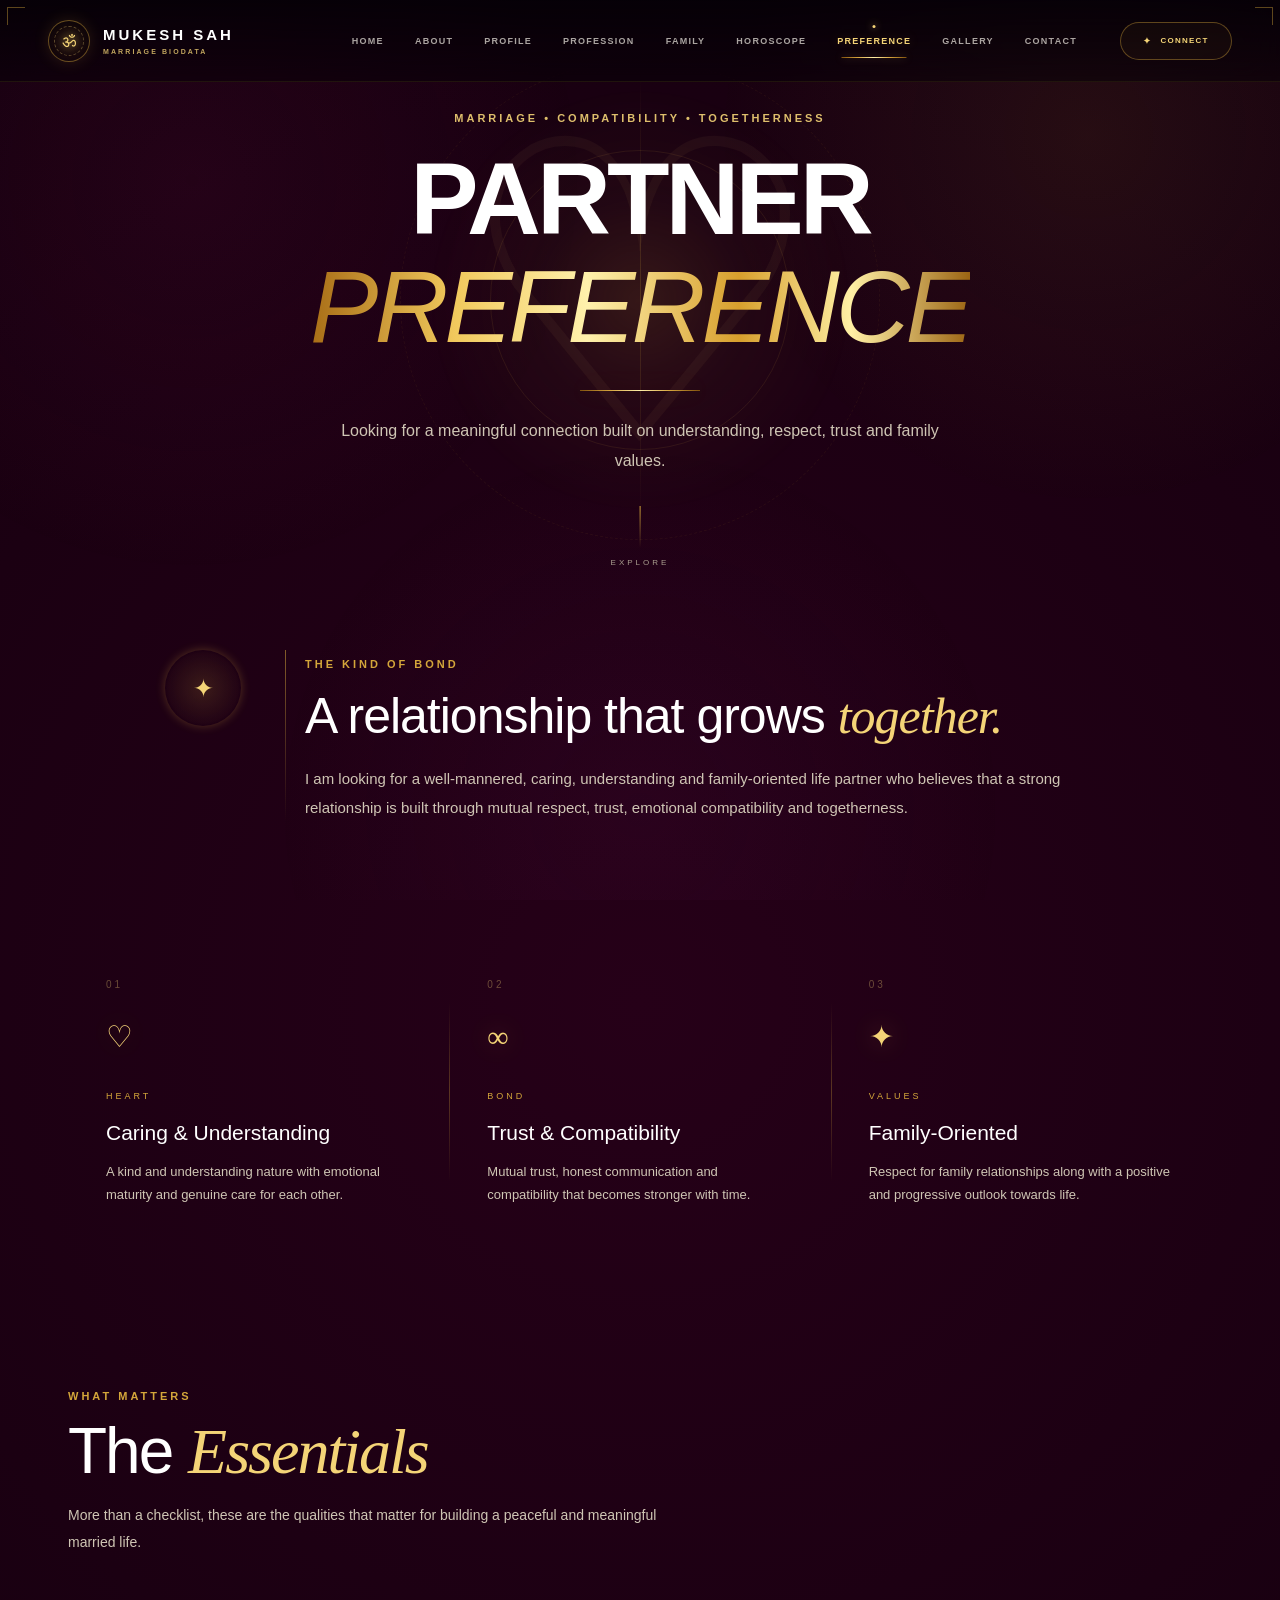
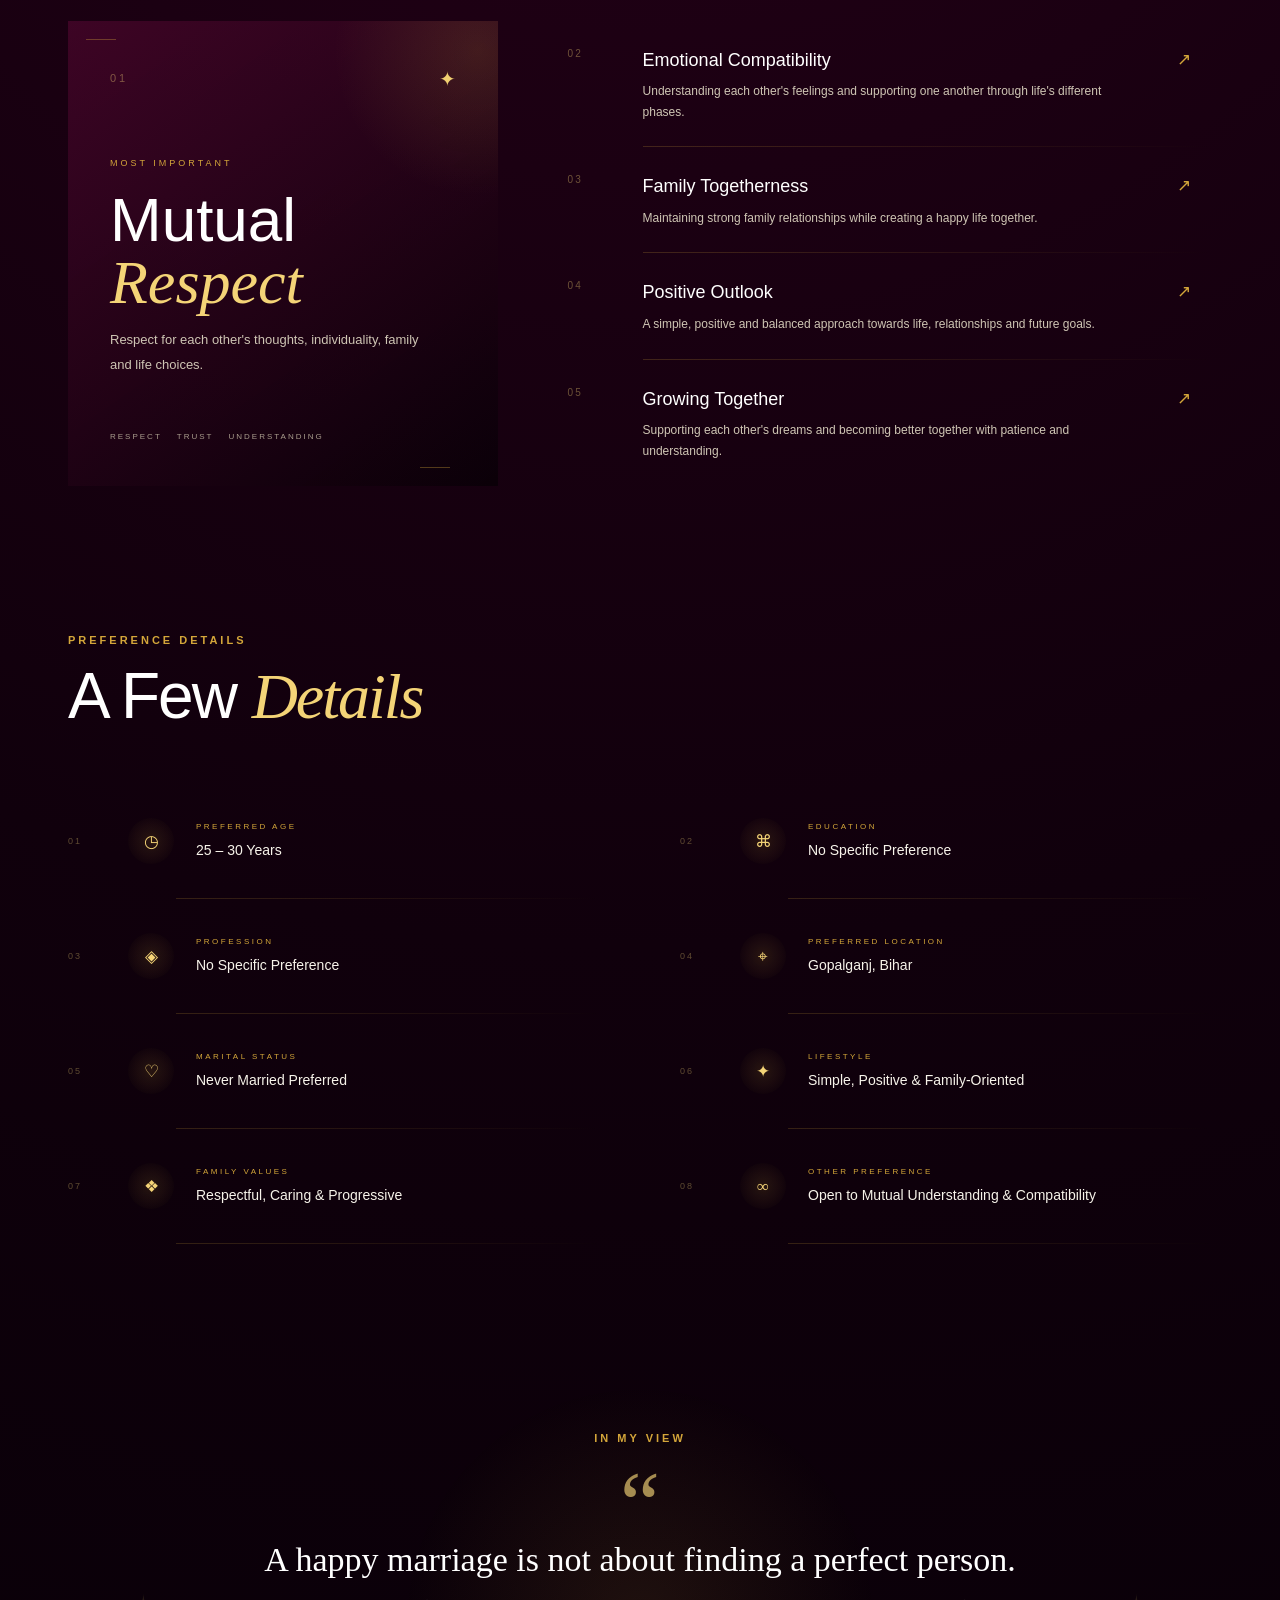
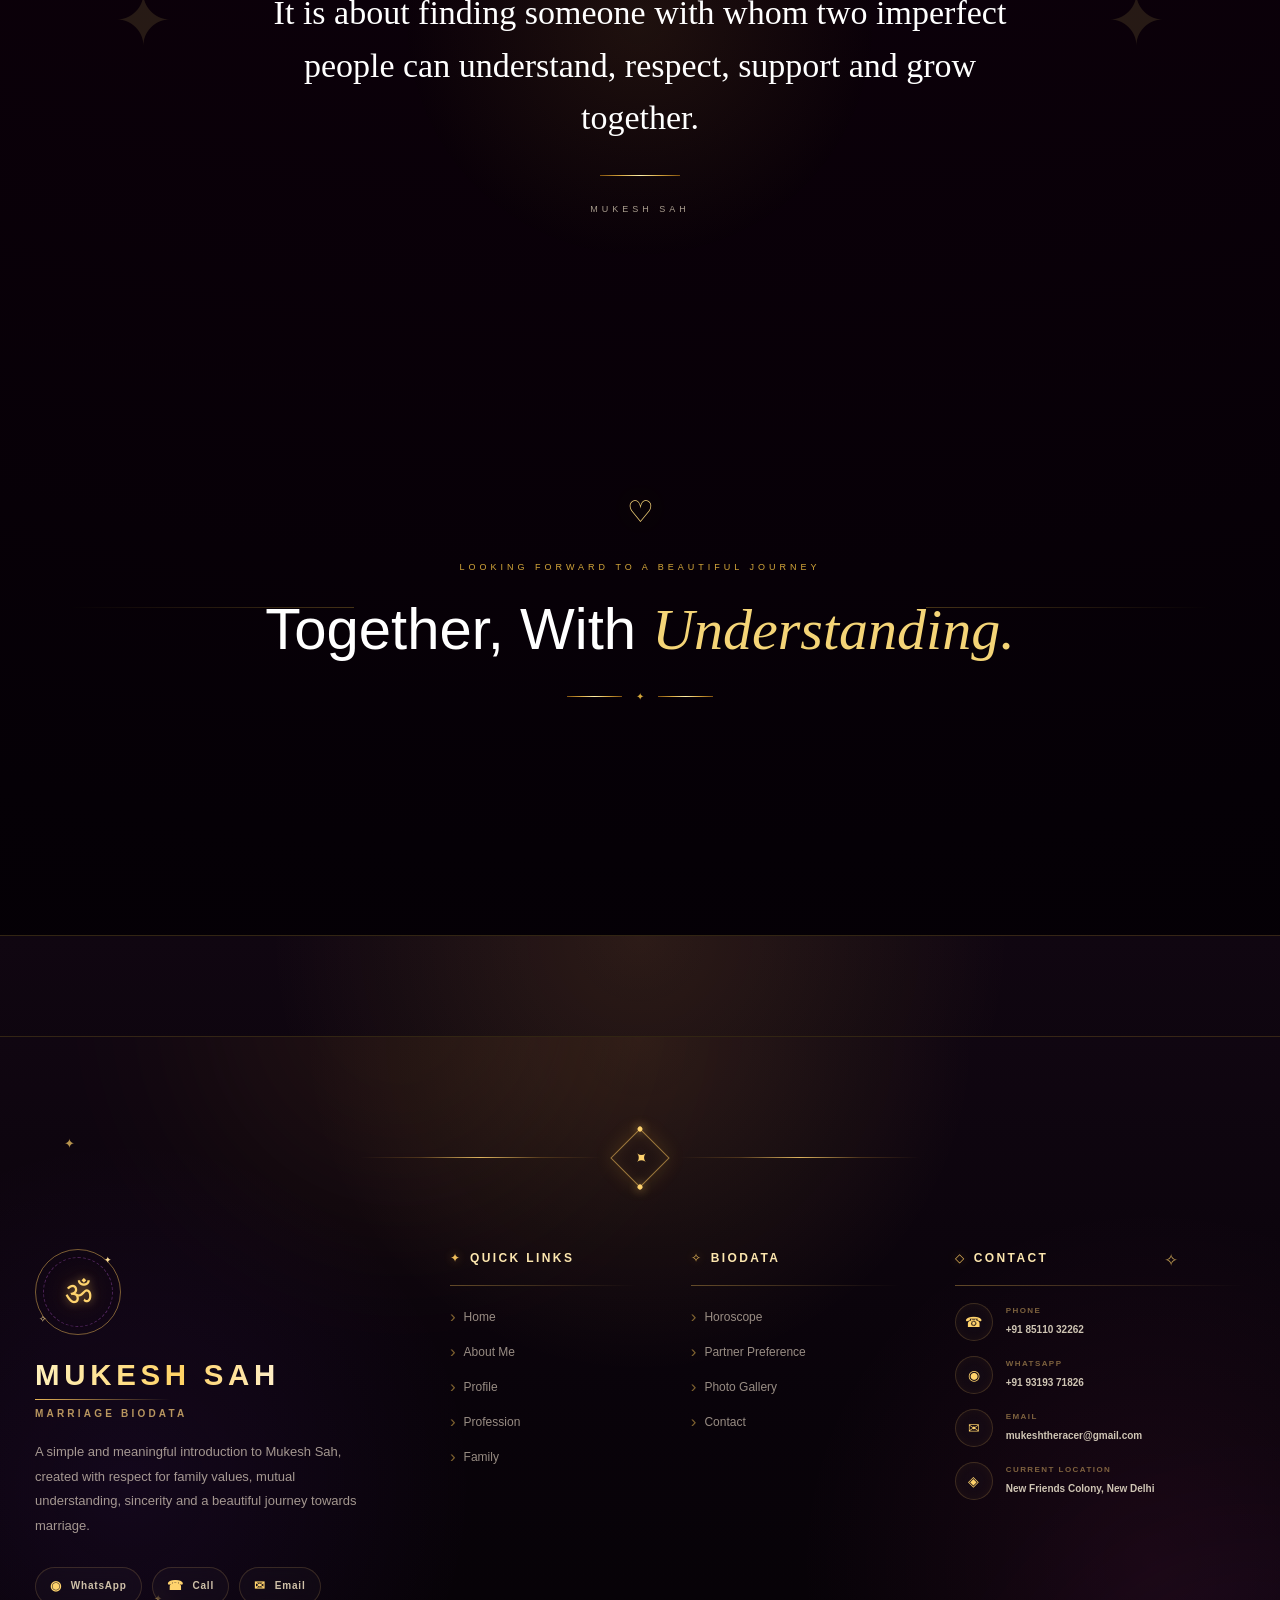
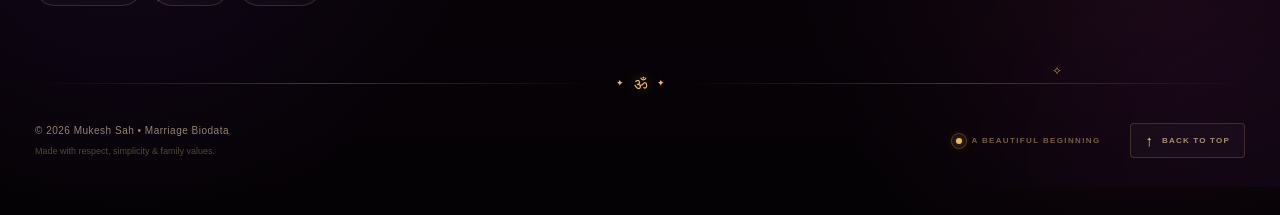
<file: pages/preference.html>
<!DOCTYPE html>
<html lang="en">
<head>
  <meta charset="UTF-8">
  <meta name="viewport" content="width=device-width, initial-scale=1.0">

  <title>Partner Preference | Mukesh Sah</title>
  <meta
    name="description"
    content="Partner Preference of Mukesh Sah — Marriage Biodata"
  >

  <link rel="stylesheet" href="../css/variables.css">
  <link rel="stylesheet" href="../css/main.css">
  <link rel="stylesheet" href="../css/header.css">
  <link rel="stylesheet" href="../css/footer.css">
  <link rel="stylesheet" href="../css/preference.css">
  <link rel="stylesheet" href="../css/mobile.css">
</head>

<body data-page="preference">

  <!-- =========================================
       GLOBAL BACKGROUND
  ========================================== -->
  <div class="site-background">
    <div class="background-glow background-glow-one"></div>
    <div class="background-glow background-glow-two"></div>
    <div class="background-stars"></div>
  </div>


  <!-- =========================================
       HEADER
  ========================================== -->
  <div id="site-header"></div>


  <!-- =========================================
       PREFERENCE PAGE
  ========================================== -->
  <main class="page-wrapper preference-page">


    <!-- =======================================
         HERO
    ======================================== -->
    <section class="preference-hero">

      <div class="preference-hero-orbit orbit-one"></div>
      <div class="preference-hero-orbit orbit-two"></div>

      <div class="preference-hero-symbol" aria-hidden="true">
        ♡
      </div>

      <div class="preference-hero-content">

        <span class="preference-eyebrow">
          MARRIAGE • COMPATIBILITY • TOGETHERNESS
        </span>

        <h1 class="preference-title">
          Partner
          <span>Preference</span>
        </h1>

        <div class="preference-title-line"></div>

        <p class="preference-intro">
          Looking for a meaningful connection built on
          understanding, respect, trust and family values.
        </p>

      </div>

      <div class="hero-scroll-mark">
        <span></span>
        <small>EXPLORE</small>
      </div>

    </section>



    <!-- =======================================
         OPENING STATEMENT
    ======================================== -->
    <section class="preference-opening reveal">

      <div class="opening-symbol">
        ✦
      </div>

      <div class="opening-content">

        <span class="section-kicker">
          THE KIND OF BOND
        </span>

        <h2>
          A relationship that grows
          <em>together.</em>
        </h2>

        <p>
          I am looking for a well-mannered, caring, understanding
          and family-oriented life partner who believes that a strong
          relationship is built through mutual respect, trust,
          emotional compatibility and togetherness.
        </p>

      </div>

    </section>



    <!-- =======================================
         PREFERENCE HIGHLIGHTS
    ======================================== -->
    <section class="preference-highlights">

      <div class="preference-highlight reveal">
        <span class="highlight-number">01</span>

        <div class="highlight-icon">♡</div>

        <div class="highlight-content">
          <span>HEART</span>
          <h3>Caring & Understanding</h3>
          <p>
            A kind and understanding nature with emotional maturity
            and genuine care for each other.
          </p>
        </div>
      </div>


      <div class="preference-highlight reveal">
        <span class="highlight-number">02</span>

        <div class="highlight-icon">∞</div>

        <div class="highlight-content">
          <span>BOND</span>
          <h3>Trust & Compatibility</h3>
          <p>
            Mutual trust, honest communication and compatibility
            that becomes stronger with time.
          </p>
        </div>
      </div>


      <div class="preference-highlight reveal">
        <span class="highlight-number">03</span>

        <div class="highlight-icon">✦</div>

        <div class="highlight-content">
          <span>VALUES</span>
          <h3>Family-Oriented</h3>
          <p>
            Respect for family relationships along with a positive
            and progressive outlook towards life.
          </p>
        </div>
      </div>

    </section>



    <!-- =======================================
         CORE PREFERENCE
    ======================================== -->
    <section class="preference-core">

      <div class="preference-section-heading reveal">

        <span class="section-kicker">
          WHAT MATTERS
        </span>

        <h2>
          The <span>Essentials</span>
        </h2>

        <p>
          More than a checklist, these are the qualities that matter
          for building a peaceful and meaningful married life.
        </p>

      </div>


      <div class="essentials-layout">

        <!-- LEFT FEATURE -->
        <div class="essential-feature reveal">

          <div class="essential-feature-glow"></div>

          <div class="essential-feature-top">
            <span>01</span>
            <i>✦</i>
          </div>

          <div class="essential-feature-main">

            <small>
              MOST IMPORTANT
            </small>

            <h3>
              Mutual
              <strong>Respect</strong>
            </h3>

            <p>
              Respect for each other's thoughts, individuality,
              family and life choices.
            </p>

          </div>

          <div class="essential-feature-bottom">
            <span>RESPECT</span>
            <span>TRUST</span>
            <span>UNDERSTANDING</span>
          </div>

        </div>


        <!-- RIGHT LIST -->
        <div class="essential-list">

          <div class="essential-row reveal">
            <span class="essential-index">02</span>

            <div>
              <h3>Emotional Compatibility</h3>
              <p>
                Understanding each other's feelings and supporting
                one another through life's different phases.
              </p>
            </div>

            <span class="essential-arrow">↗</span>
          </div>


          <div class="essential-row reveal">
            <span class="essential-index">03</span>

            <div>
              <h3>Family Togetherness</h3>
              <p>
                Maintaining strong family relationships while
                creating a happy life together.
              </p>
            </div>

            <span class="essential-arrow">↗</span>
          </div>


          <div class="essential-row reveal">
            <span class="essential-index">04</span>

            <div>
              <h3>Positive Outlook</h3>
              <p>
                A simple, positive and balanced approach towards
                life, relationships and future goals.
              </p>
            </div>

            <span class="essential-arrow">↗</span>
          </div>


          <div class="essential-row reveal">
            <span class="essential-index">05</span>

            <div>
              <h3>Growing Together</h3>
              <p>
                Supporting each other's dreams and becoming better
                together with patience and understanding.
              </p>
            </div>

            <span class="essential-arrow">↗</span>
          </div>

        </div>

      </div>

    </section>



    <!-- =======================================
         PREFERENCE DETAILS
    ======================================== -->
    <section class="preference-details-section">

      <div class="details-heading reveal">

        <span class="section-kicker">
          PREFERENCE DETAILS
        </span>

        <h2>
          A Few <span>Details</span>
        </h2>

      </div>


      <div class="preference-details">

        <div class="detail-item reveal">
          <span class="detail-number">01</span>
          <div class="detail-icon">◷</div>

          <div class="detail-text">
            <small>PREFERRED AGE</small>
            <strong>25 – 30 Years</strong>
          </div>
        </div>


        <div class="detail-item reveal">
          <span class="detail-number">02</span>
          <div class="detail-icon">⌘</div>

          <div class="detail-text">
            <small>EDUCATION</small>
            <strong>No Specific Preference</strong>
          </div>
        </div>


        <div class="detail-item reveal">
          <span class="detail-number">03</span>
          <div class="detail-icon">◈</div>

          <div class="detail-text">
            <small>PROFESSION</small>
            <strong>No Specific Preference</strong>
          </div>
        </div>


        <div class="detail-item reveal">
          <span class="detail-number">04</span>
          <div class="detail-icon">⌖</div>

          <div class="detail-text">
            <small>PREFERRED LOCATION</small>
            <strong>Gopalganj, Bihar</strong>
          </div>
        </div>


        <div class="detail-item reveal">
          <span class="detail-number">05</span>
          <div class="detail-icon">♡</div>

          <div class="detail-text">
            <small>MARITAL STATUS</small>
            <strong>Never Married Preferred</strong>
          </div>
        </div>


        <div class="detail-item reveal">
          <span class="detail-number">06</span>
          <div class="detail-icon">✦</div>

          <div class="detail-text">
            <small>LIFESTYLE</small>
            <strong>Simple, Positive & Family-Oriented</strong>
          </div>
        </div>


        <div class="detail-item reveal">
          <span class="detail-number">07</span>
          <div class="detail-icon">❖</div>

          <div class="detail-text">
            <small>FAMILY VALUES</small>
            <strong>Respectful, Caring & Progressive</strong>
          </div>
        </div>


        <div class="detail-item reveal">
          <span class="detail-number">08</span>
          <div class="detail-icon">∞</div>

          <div class="detail-text">
            <small>OTHER PREFERENCE</small>
            <strong>Open to Mutual Understanding & Compatibility</strong>
          </div>
        </div>

      </div>

    </section>



    <!-- =======================================
         MAIN PREFERENCE STATEMENT
    ======================================== -->
    <section class="preference-statement reveal">

      <div class="statement-decoration statement-left">
        ✦
      </div>

      <div class="statement-center">

        <span class="statement-kicker">
          IN MY VIEW
        </span>

        <div class="statement-mark">
          “
        </div>

        <p>
          A happy marriage is not about finding a perfect person.
          It is about finding someone with whom two imperfect people
          can understand, respect, support and grow together.
        </p>

        <div class="statement-line"></div>

        <span class="statement-sign">
          MUKESH SAH
        </span>

      </div>

      <div class="statement-decoration statement-right">
        ✦
      </div>

    </section>



    <!-- =======================================
         CLOSING
    ======================================== -->
    <section class="preference-closing reveal">

      <div class="closing-symbol">
        ♡
      </div>

      <span>
        LOOKING FORWARD TO A BEAUTIFUL JOURNEY
      </span>

      <h2>
        Together, With
        <em>Understanding.</em>
      </h2>

      <div class="closing-ornament">
        <i></i>
        <b>✦</b>
        <i></i>
      </div>

    </section>


  </main>


  <!-- =========================================
       FOOTER
  ========================================== -->
  <div id="site-footer"></div>


  <!-- =========================================
       SCRIPTS
  ========================================== -->
  <script src="../js/main.js"></script>
  <script src="../js/preference.js"></script>

</body>
</html>
</file>
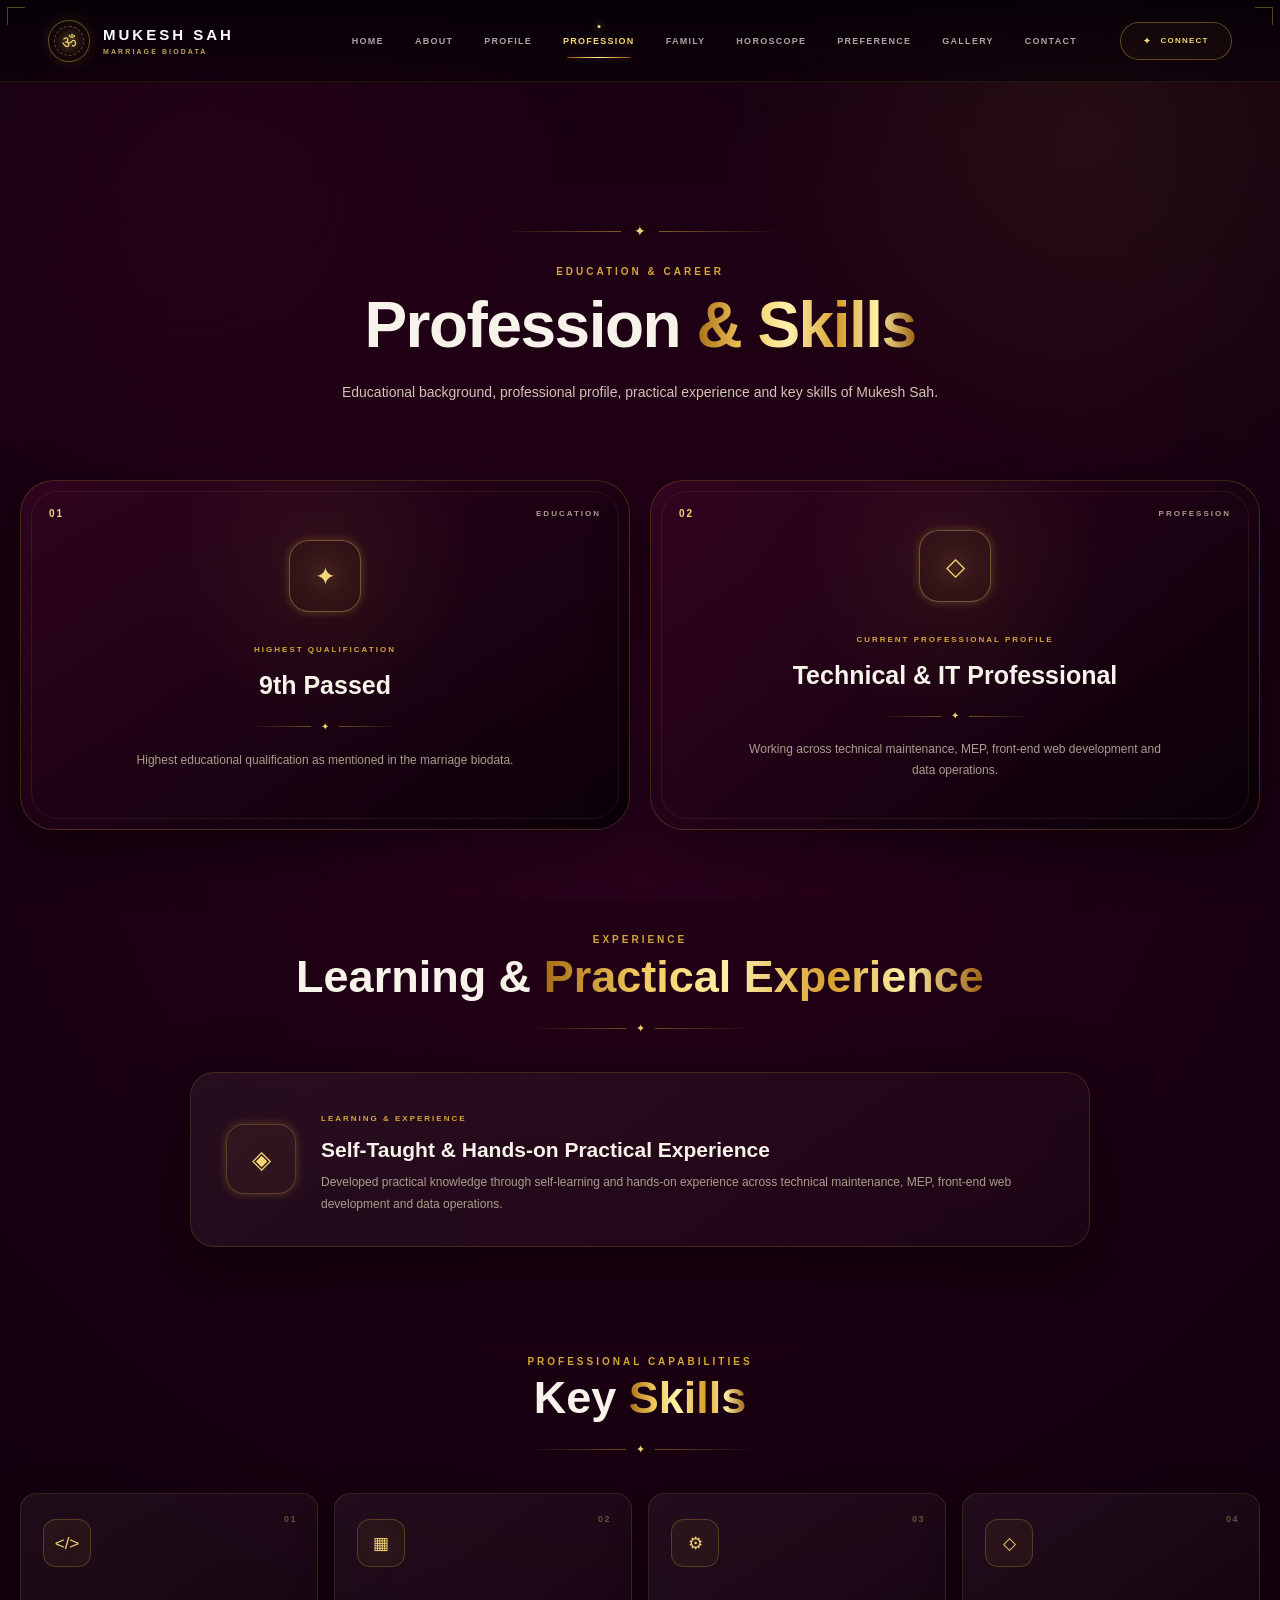
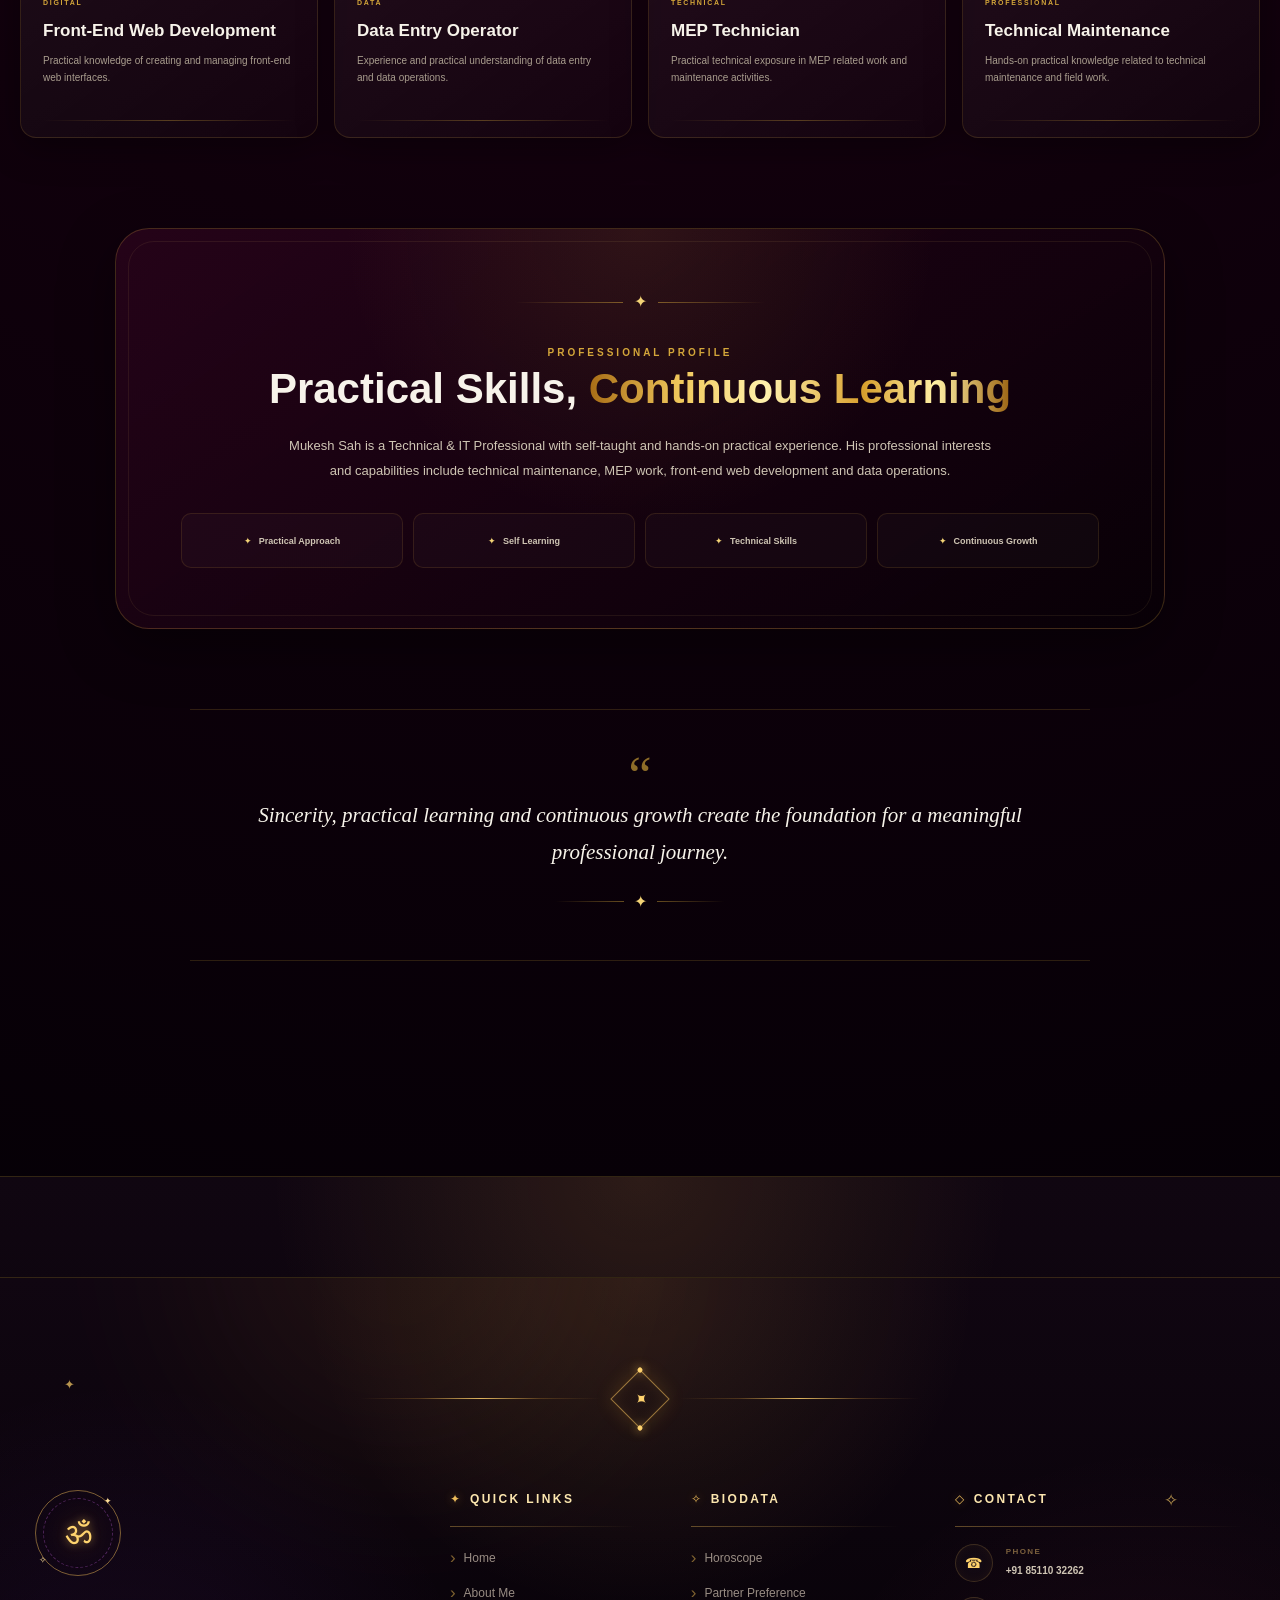
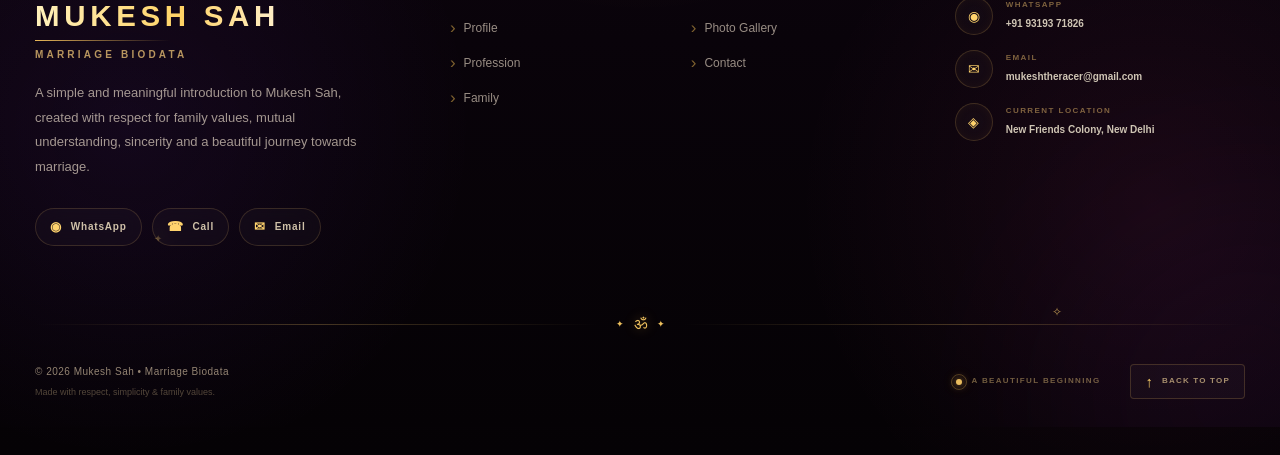
<file: pages/profession.html>
<!DOCTYPE html>
<html lang="en">
<head>
  <meta charset="UTF-8">
  <meta name="viewport" content="width=device-width, initial-scale=1.0">

  <title>Profession | Mukesh Sah Marriage Biodata</title>

  <meta
    name="description"
    content="Education, profession, experience and technical skills of Mukesh Sah."
  >

  <link rel="stylesheet" href="../css/variables.css">
  <link rel="stylesheet" href="../css/main.css">
  <link rel="stylesheet" href="../css/header.css">
  <link rel="stylesheet" href="../css/footer.css">
  <link rel="stylesheet" href="../css/profession.css">
  <link rel="stylesheet" href="../css/mobile.css">
</head>

<body data-page="profession">

  <!-- =========================================
       BACKGROUND
       ========================================= -->

  <div class="site-background" aria-hidden="true">
    <div class="background-glow background-glow-one"></div>
    <div class="background-glow background-glow-two"></div>
    <div class="background-noise"></div>
  </div>


  <!-- =========================================
       HEADER COMPONENT
       ========================================= -->

  <div id="site-header"></div>


  <!-- =========================================
       MAIN CONTENT
       ========================================= -->

  <main class="page-wrapper profession-page">


    <!-- =========================================
         HERO
         ========================================= -->

    <section class="profession-hero section reveal">

      <div class="profession-hero-ornament" aria-hidden="true">
        <span></span>
        <i>✦</i>
        <span></span>
      </div>

      <p class="profession-eyebrow">
        EDUCATION &amp; CAREER
      </p>

      <h1 class="profession-page-title">
        Profession <span>&amp; Skills</span>
      </h1>

      <p class="profession-page-intro">
        Educational background, professional profile,
        practical experience and key skills of Mukesh Sah.
      </p>

    </section>


    <!-- =========================================
         EDUCATION + PROFESSIONAL PROFILE
         ========================================= -->

    <section class="section profession-main-section">

      <div class="profession-main-grid">


        <!-- EDUCATION CARD -->

        <article class="profession-card education-card reveal">

          <div class="profession-card-top">
            <span class="profession-card-number">
              01
            </span>

            <span class="profession-card-label">
              EDUCATION
            </span>
          </div>

          <div class="profession-card-icon">
            <span>✦</span>
          </div>

          <div class="profession-card-content">

            <span class="profession-small-title">
              HIGHEST QUALIFICATION
            </span>

            <h2>
              9th Passed
            </h2>

            <div class="profession-divider">
              <span></span>
              <i>✦</i>
              <span></span>
            </div>

            <p>
              Highest educational qualification as
              mentioned in the marriage biodata.
            </p>

          </div>

        </article>


        <!-- PROFESSION CARD -->

        <article class="profession-card career-card reveal">

          <div class="profession-card-top">
            <span class="profession-card-number">
              02
            </span>

            <span class="profession-card-label">
              PROFESSION
            </span>
          </div>

          <div class="profession-card-icon">
            <span>◇</span>
          </div>

          <div class="profession-card-content">

            <span class="profession-small-title">
              CURRENT PROFESSIONAL PROFILE
            </span>

            <h2>
              Technical &amp; IT Professional
            </h2>

            <div class="profession-divider">
              <span></span>
              <i>✦</i>
              <span></span>
            </div>

            <p>
              Working across technical maintenance,
              MEP, front-end web development and
              data operations.
            </p>

          </div>

        </article>

      </div>

    </section>


    <!-- =========================================
         LEARNING & EXPERIENCE
         ========================================= -->

    <section class="section experience-section">

      <div class="profession-section-heading reveal">

        <span class="profession-section-kicker">
          EXPERIENCE
        </span>

        <h2>
          Learning &amp; <span>Practical Experience</span>
        </h2>

        <div class="profession-heading-decoration">
          <span></span>
          <i>✦</i>
          <span></span>
        </div>

      </div>


      <div class="experience-card reveal">

        <div class="experience-icon">
          ◈
        </div>

        <div class="experience-content">

          <span class="experience-label">
            LEARNING &amp; EXPERIENCE
          </span>

          <h3>
            Self-Taught &amp; Hands-on Practical Experience
          </h3>

          <p>
            Developed practical knowledge through
            self-learning and hands-on experience across
            technical maintenance, MEP, front-end web
            development and data operations.
          </p>

        </div>

      </div>

    </section>


    <!-- =========================================
         KEY SKILLS
         ========================================= -->

    <section class="section skills-section">

      <div class="profession-section-heading reveal">

        <span class="profession-section-kicker">
          PROFESSIONAL CAPABILITIES
        </span>

        <h2>
          Key <span>Skills</span>
        </h2>

        <div class="profession-heading-decoration">
          <span></span>
          <i>✦</i>
          <span></span>
        </div>

      </div>


      <div class="skills-grid">


        <!-- FRONT END -->

        <article class="skill-card reveal">

          <div class="skill-card-number">
            01
          </div>

          <div class="skill-icon">
            &lt;/&gt;
          </div>

          <div class="skill-content">

            <span>
              DIGITAL
            </span>

            <h3>
              Front-End Web Development
            </h3>

            <p>
              Practical knowledge of creating and
              managing front-end web interfaces.
            </p>

          </div>

          <div class="skill-line"></div>

        </article>


        <!-- DATA ENTRY -->

        <article class="skill-card reveal">

          <div class="skill-card-number">
            02
          </div>

          <div class="skill-icon">
            ▦
          </div>

          <div class="skill-content">

            <span>
              DATA
            </span>

            <h3>
              Data Entry Operator
            </h3>

            <p>
              Experience and practical understanding
              of data entry and data operations.
            </p>

          </div>

          <div class="skill-line"></div>

        </article>


        <!-- MEP -->

        <article class="skill-card reveal">

          <div class="skill-card-number">
            03
          </div>

          <div class="skill-icon">
            ⚙
          </div>

          <div class="skill-content">

            <span>
              TECHNICAL
            </span>

            <h3>
              MEP Technician
            </h3>

            <p>
              Practical technical exposure in MEP
              related work and maintenance activities.
            </p>

          </div>

          <div class="skill-line"></div>

        </article>


        <!-- TECHNICAL -->

        <article class="skill-card reveal">

          <div class="skill-card-number">
            04
          </div>

          <div class="skill-icon">
            ◇
          </div>

          <div class="skill-content">

            <span>
              PROFESSIONAL
            </span>

            <h3>
              Technical Maintenance
            </h3>

            <p>
              Hands-on practical knowledge related to
              technical maintenance and field work.
            </p>

          </div>

          <div class="skill-line"></div>

        </article>


      </div>

    </section>


    <!-- =========================================
         PROFESSIONAL SUMMARY
         ========================================= -->

    <section class="section profession-summary-section">

      <div class="profession-summary-card reveal">

        <div class="summary-ornament">
          <span></span>
          <i>✦</i>
          <span></span>
        </div>

        <span class="summary-kicker">
          PROFESSIONAL PROFILE
        </span>

        <h2>
          Practical Skills,
          <span>Continuous Learning</span>
        </h2>

        <p>
          Mukesh Sah is a Technical &amp; IT Professional
          with self-taught and hands-on practical
          experience. His professional interests and
          capabilities include technical maintenance,
          MEP work, front-end web development and
          data operations.
        </p>

        <div class="summary-points">

          <div class="summary-point">
            <span>✦</span>
            <strong>Practical Approach</strong>
          </div>

          <div class="summary-point">
            <span>✦</span>
            <strong>Self Learning</strong>
          </div>

          <div class="summary-point">
            <span>✦</span>
            <strong>Technical Skills</strong>
          </div>

          <div class="summary-point">
            <span>✦</span>
            <strong>Continuous Growth</strong>
          </div>

        </div>

      </div>

    </section>


    <!-- =========================================
         CLOSING QUOTE
         ========================================= -->

    <section class="section profession-quote-section">

      <div class="profession-quote reveal">

        <span class="profession-quote-mark">
          “
        </span>

        <p>
          Sincerity, practical learning and continuous
          growth create the foundation for a meaningful
          professional journey.
        </p>

        <div class="profession-quote-decoration">
          <span></span>
          <i>✦</i>
          <span></span>
        </div>

      </div>

    </section>


  </main>


  <!-- =========================================
       FOOTER COMPONENT
       ========================================= -->

  <div id="site-footer"></div>


  <!-- =========================================
       JAVASCRIPT
       ========================================= -->

  <script src="../js/main.js"></script>
  <script src="../js/profession.js"></script>

</body>
</html>
</file>
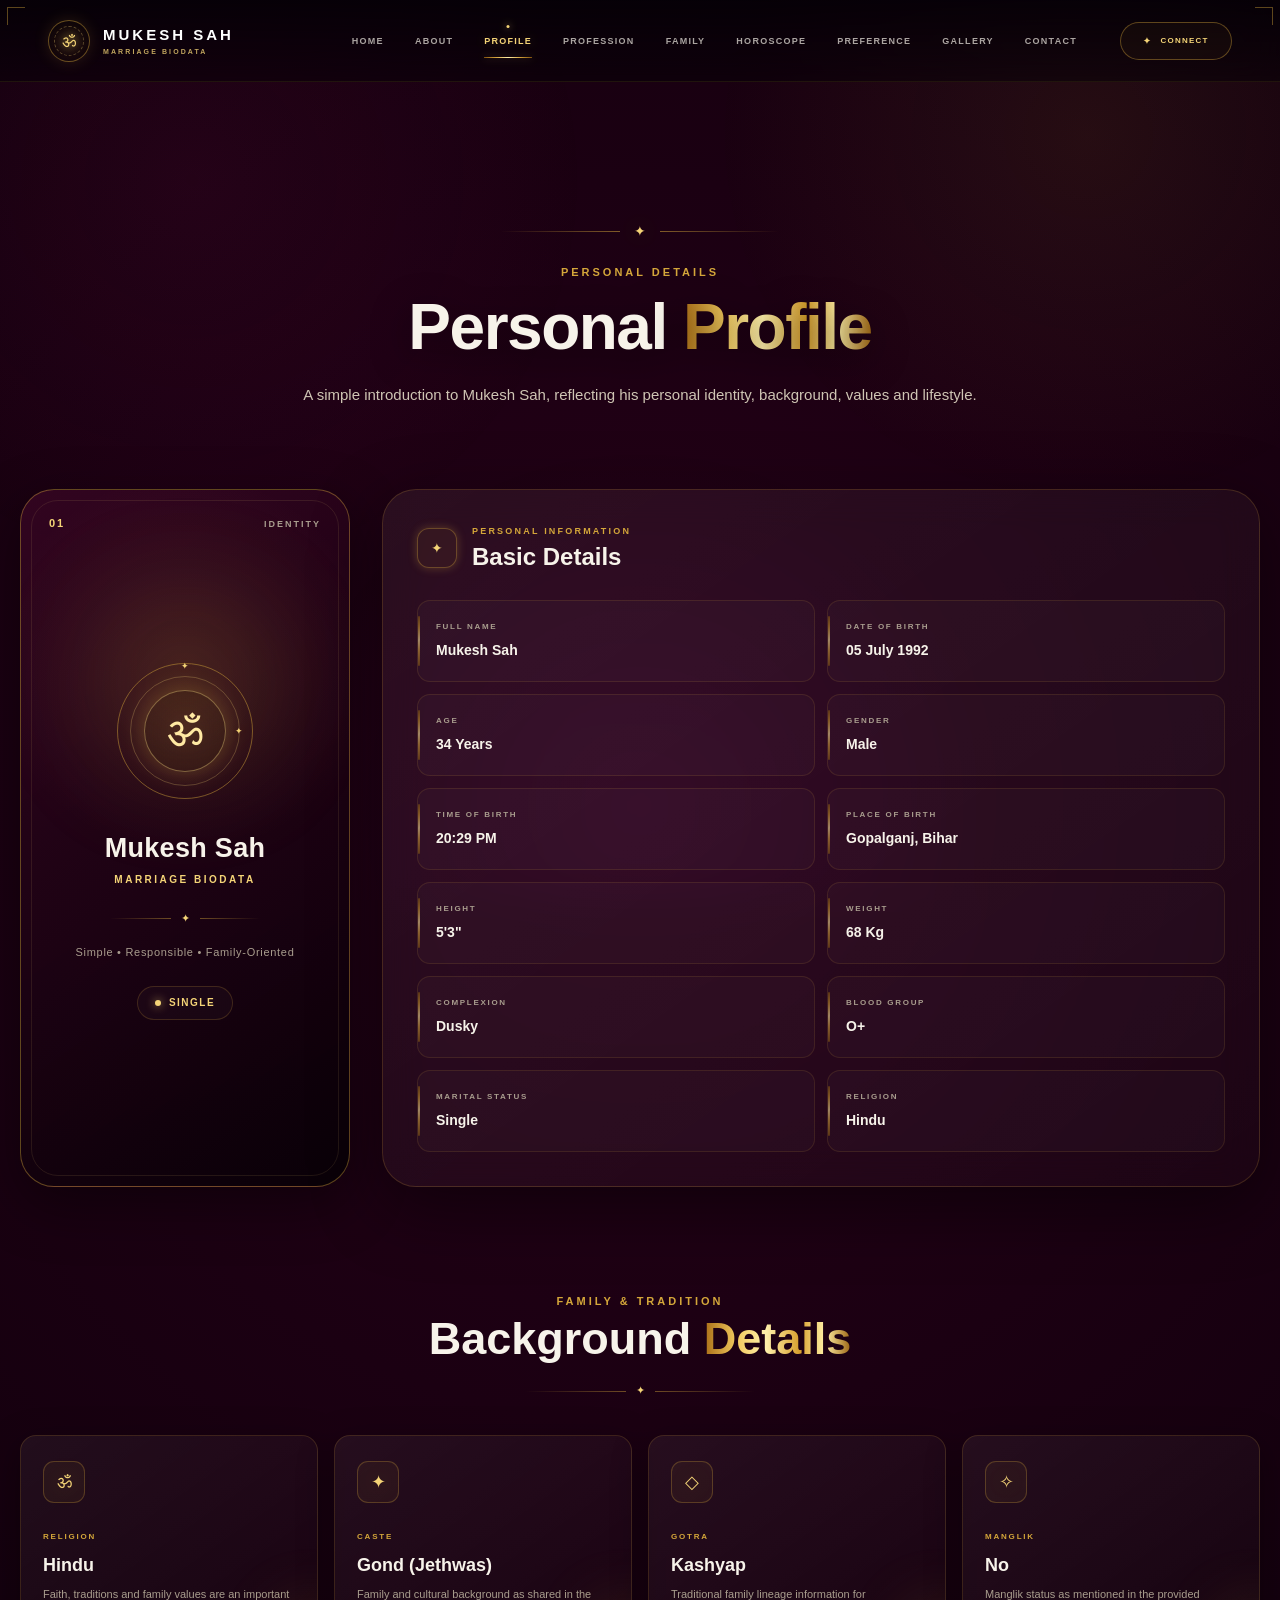
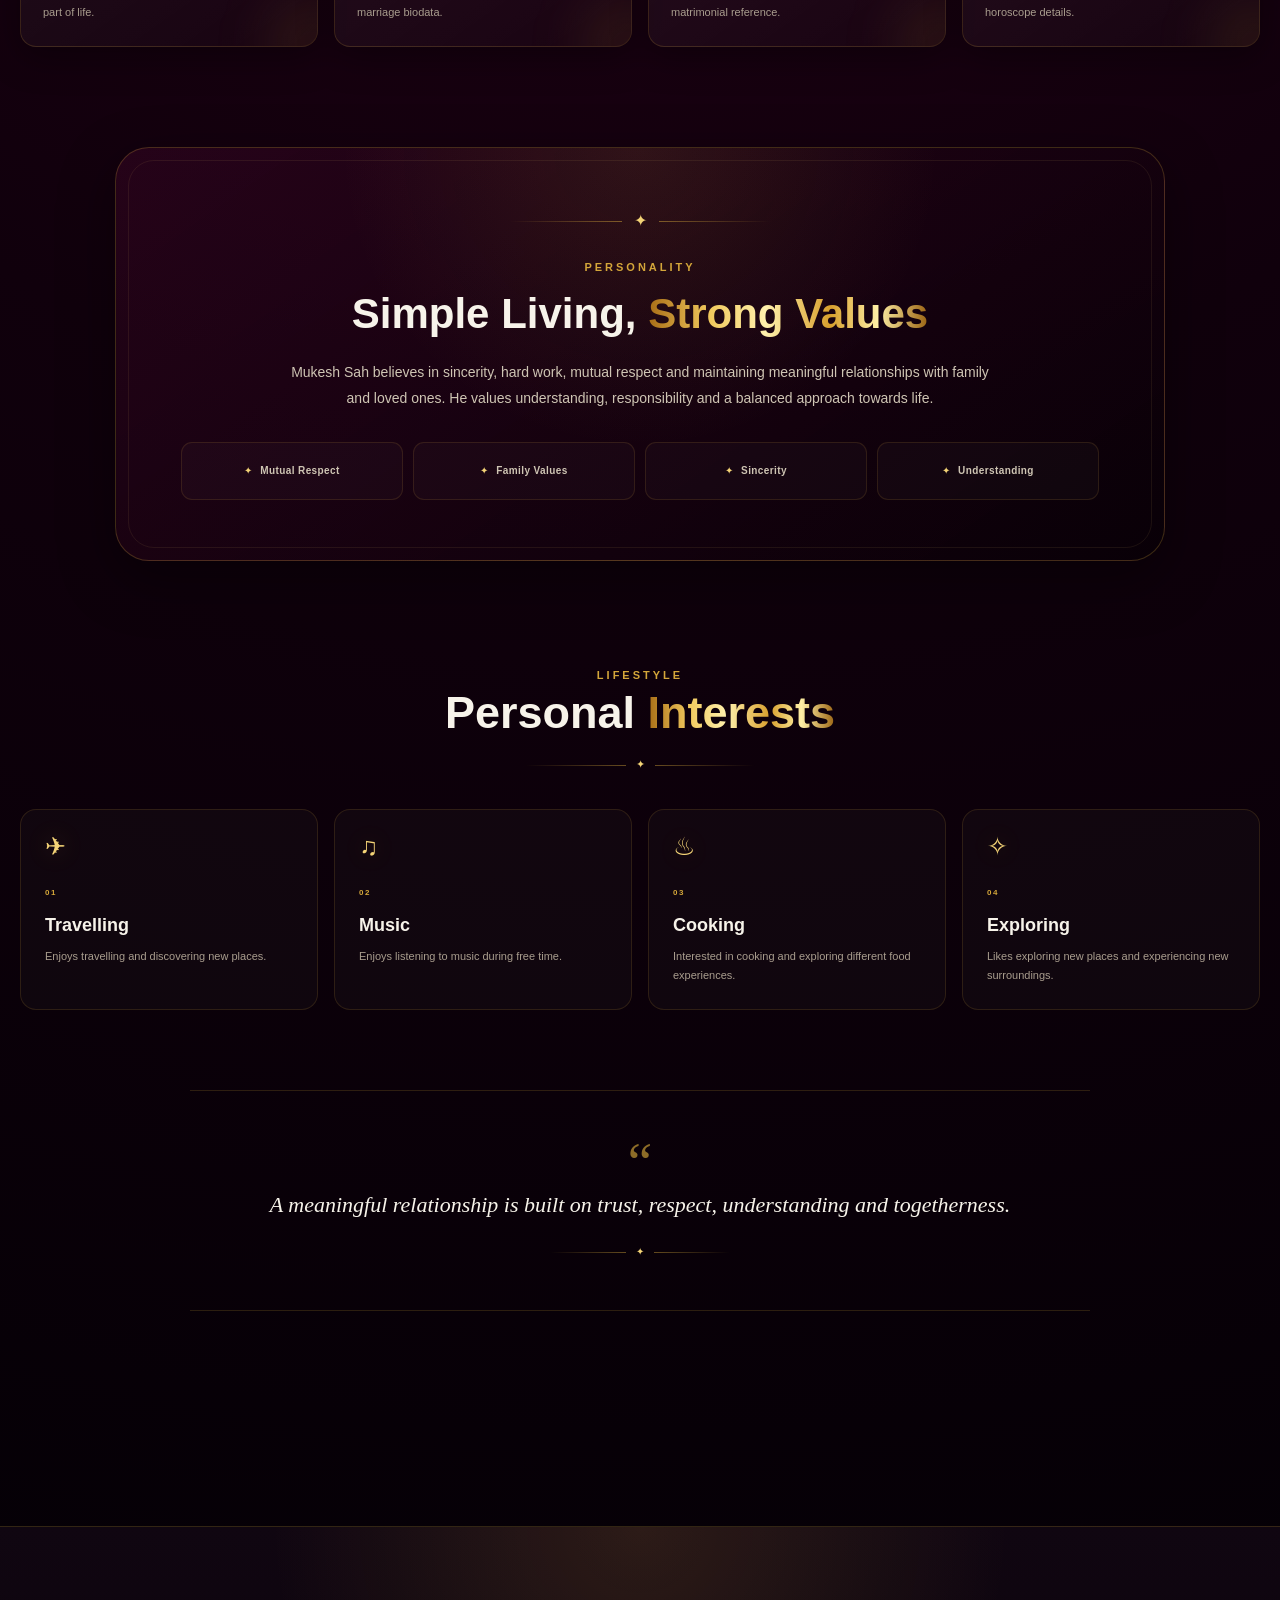
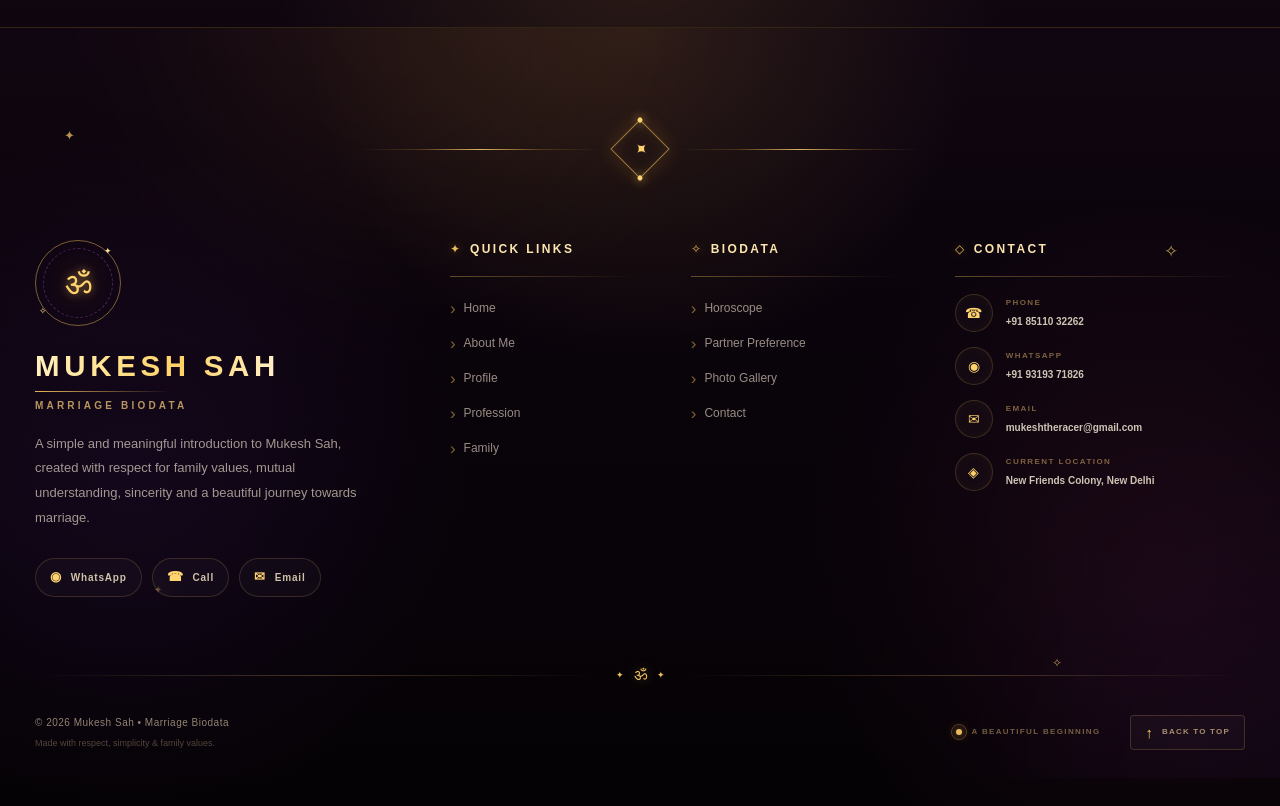
<file: pages/profile.html>
<!DOCTYPE html>
<html lang="en">
<head>
  <meta charset="UTF-8">
  <meta name="viewport" content="width=device-width, initial-scale=1.0">

  <title>Profile | Mukesh Sah Marriage Biodata</title>
  <meta
    name="description"
    content="Personal profile and biodata details of Mukesh Sah."
  >

  <link rel="stylesheet" href="../css/variables.css">
  <link rel="stylesheet" href="../css/main.css">
  <link rel="stylesheet" href="../css/header.css">
  <link rel="stylesheet" href="../css/footer.css">
  <link rel="stylesheet" href="../css/profile.css">
  <link rel="stylesheet" href="../css/mobile.css">
</head>

<body data-page="profile">

  <!-- Background -->
  <div class="site-background" aria-hidden="true">
    <div class="background-glow background-glow-one"></div>
    <div class="background-glow background-glow-two"></div>
    <div class="background-noise"></div>
  </div>

  <!-- Header Component -->
  <div id="site-header"></div>

  <!-- Main Content -->
  <main class="page-wrapper profile-page">

    <!-- =========================================
         PROFILE HERO
         ========================================= -->
    <section class="profile-hero section reveal">

      <div class="profile-hero-ornament" aria-hidden="true">
        <span></span>
        <i>✦</i>
        <span></span>
      </div>

      <p class="profile-eyebrow">
        PERSONAL DETAILS
      </p>

      <h1 class="profile-page-title">
        Personal <span>Profile</span>
      </h1>

      <p class="profile-page-intro">
        A simple introduction to Mukesh Sah,
        reflecting his personal identity, background,
        values and lifestyle.
      </p>

    </section>


    <!-- =========================================
         PROFILE CONTENT
         ========================================= -->
    <section class="section profile-details-section">

      <div class="profile-layout">

        <!-- LEFT : IDENTITY CARD -->
        <div class="profile-identity-card reveal">

          <div class="profile-card-glow"></div>

          <div class="profile-card-top">
            <span class="profile-card-number">01</span>
            <span class="profile-card-label">
              IDENTITY
            </span>
          </div>

          <div class="profile-emblem">
            <span class="profile-emblem-ring ring-one"></span>
            <span class="profile-emblem-ring ring-two"></span>
            <span class="profile-emblem-symbol">ॐ</span>
          </div>

          <h2>
            Mukesh Sah
          </h2>

          <p class="profile-card-subtitle">
            Marriage Biodata
          </p>

          <div class="profile-mini-divider">
            <span></span>
            <i>✦</i>
            <span></span>
          </div>

          <p class="profile-card-description">
            Simple • Responsible • Family-Oriented
          </p>

          <div class="profile-status">
            <span class="status-dot"></span>
            <span>Single</span>
          </div>

        </div>


        <!-- RIGHT : DETAILS -->
        <div class="profile-information reveal">

          <div class="profile-section-heading">
            <div class="profile-heading-icon">✦</div>

            <div>
              <span>PERSONAL INFORMATION</span>
              <h2>Basic Details</h2>
            </div>
          </div>

          <div class="profile-detail-grid">

            <div class="profile-detail-item">
              <span class="detail-label">FULL NAME</span>
              <strong>Mukesh Sah</strong>
            </div>

            <div class="profile-detail-item">
              <span class="detail-label">DATE OF BIRTH</span>
              <strong>05 July 1992</strong>
            </div>

            <div class="profile-detail-item">
              <span class="detail-label">AGE</span>
              <strong>34 Years</strong>
            </div>

            <div class="profile-detail-item">
              <span class="detail-label">GENDER</span>
              <strong>Male</strong>
            </div>

            <div class="profile-detail-item">
              <span class="detail-label">TIME OF BIRTH</span>
              <strong>20:29 PM</strong>
            </div>

            <div class="profile-detail-item">
              <span class="detail-label">PLACE OF BIRTH</span>
              <strong>Gopalganj, Bihar</strong>
            </div>

            <div class="profile-detail-item">
              <span class="detail-label">HEIGHT</span>
              <strong>5'3"</strong>
            </div>

            <div class="profile-detail-item">
              <span class="detail-label">WEIGHT</span>
              <strong>68 Kg</strong>
            </div>

            <div class="profile-detail-item">
              <span class="detail-label">COMPLEXION</span>
              <strong>Dusky</strong>
            </div>

            <div class="profile-detail-item">
              <span class="detail-label">BLOOD GROUP</span>
              <strong>O+</strong>
            </div>

            <div class="profile-detail-item">
              <span class="detail-label">MARITAL STATUS</span>
              <strong>Single</strong>
            </div>

            <div class="profile-detail-item">
              <span class="detail-label">RELIGION</span>
              <strong>Hindu</strong>
            </div>

          </div>

        </div>

      </div>

    </section>


    <!-- =========================================
         SOCIAL / COMMUNITY DETAILS
         ========================================= -->
    <section class="section profile-background-section">

      <div class="profile-section-header reveal">

        <span class="section-kicker">
          FAMILY &amp; TRADITION
        </span>

        <h2>
          Background <span>Details</span>
        </h2>

        <div class="section-decoration">
          <span></span>
          <i>✦</i>
          <span></span>
        </div>

      </div>


      <div class="profile-background-grid">

        <article class="background-card reveal">

          <div class="background-card-icon">
            ॐ
          </div>

          <div class="background-card-content">
            <span>RELIGION</span>
            <h3>Hindu</h3>
            <p>
              Faith, traditions and family values
              are an important part of life.
            </p>
          </div>

        </article>


        <article class="background-card reveal">

          <div class="background-card-icon">
            ✦
          </div>

          <div class="background-card-content">
            <span>CASTE</span>
            <h3>Gond (Jethwas)</h3>
            <p>
              Family and cultural background
              as shared in the marriage biodata.
            </p>
          </div>

        </article>


        <article class="background-card reveal">

          <div class="background-card-icon">
            ◇
          </div>

          <div class="background-card-content">
            <span>GOTRA</span>
            <h3>Kashyap</h3>
            <p>
              Traditional family lineage information
              for matrimonial reference.
            </p>
          </div>

        </article>


        <article class="background-card reveal">

          <div class="background-card-icon">
            ✧
          </div>

          <div class="background-card-content">
            <span>MANGLIK</span>
            <h3>No</h3>
            <p>
              Manglik status as mentioned in the
              provided horoscope details.
            </p>
          </div>

        </article>

      </div>

    </section>


    <!-- =========================================
         PERSONALITY / VALUES
         ========================================= -->
    <section class="section profile-values-section">

      <div class="profile-values-card reveal">

        <div class="values-card-ornament">
          <span></span>
          <i>✦</i>
          <span></span>
        </div>

        <p class="values-kicker">
          PERSONALITY
        </p>

        <h2>
          Simple Living,
          <span>Strong Values</span>
        </h2>

        <p class="values-description">
          Mukesh Sah believes in sincerity, hard work,
          mutual respect and maintaining meaningful
          relationships with family and loved ones.
          He values understanding, responsibility and
          a balanced approach towards life.
        </p>

        <div class="values-points">

          <div class="value-point">
            <span>✦</span>
            <strong>Mutual Respect</strong>
          </div>

          <div class="value-point">
            <span>✦</span>
            <strong>Family Values</strong>
          </div>

          <div class="value-point">
            <span>✦</span>
            <strong>Sincerity</strong>
          </div>

          <div class="value-point">
            <span>✦</span>
            <strong>Understanding</strong>
          </div>

        </div>

      </div>

    </section>


    <!-- =========================================
         LIFESTYLE
         ========================================= -->
    <section class="section profile-lifestyle-section">

      <div class="profile-section-header reveal">

        <span class="section-kicker">
          LIFESTYLE
        </span>

        <h2>
          Personal <span>Interests</span>
        </h2>

        <div class="section-decoration">
          <span></span>
          <i>✦</i>
          <span></span>
        </div>

      </div>


      <div class="profile-lifestyle-grid">

        <div class="lifestyle-card reveal">
          <span class="lifestyle-icon">✈</span>
          <span>01</span>
          <h3>Travelling</h3>
          <p>
            Enjoys travelling and discovering
            new places.
          </p>
        </div>

        <div class="lifestyle-card reveal">
          <span class="lifestyle-icon">♫</span>
          <span>02</span>
          <h3>Music</h3>
          <p>
            Enjoys listening to music during
            free time.
          </p>
        </div>

        <div class="lifestyle-card reveal">
          <span class="lifestyle-icon">♨</span>
          <span>03</span>
          <h3>Cooking</h3>
          <p>
            Interested in cooking and exploring
            different food experiences.
          </p>
        </div>

        <div class="lifestyle-card reveal">
          <span class="lifestyle-icon">✧</span>
          <span>04</span>
          <h3>Exploring</h3>
          <p>
            Likes exploring new places and
            experiencing new surroundings.
          </p>
        </div>

      </div>

    </section>


    <!-- =========================================
         CLOSING QUOTE
         ========================================= -->
    <section class="section profile-quote-section">

      <div class="profile-quote reveal">

        <span class="quote-mark">“</span>

        <p>
          A meaningful relationship is built on
          trust, respect, understanding and togetherness.
        </p>

        <div class="quote-decoration">
          <span></span>
          <i>✦</i>
          <span></span>
        </div>

      </div>

    </section>

  </main>


  <!-- Footer Component -->
  <div id="site-footer"></div>


  <!-- Scripts -->
  <script src="../js/main.js"></script>
  <script src="../js/profile.js"></script>

</body>
</html>
</file>
<file: css/variables.css>
/* =========================================================
   MUKESH SAH — LUXURY MARRIAGE BIODATA
   GLOBAL DESIGN VARIABLES
   File: css/variables.css
   ========================================================= */

:root {

  /* -------------------------------------------------------
     01. FONT
     ------------------------------------------------------- */

  --font-main:
    Arial,
    Helvetica,
    sans-serif;


  /* -------------------------------------------------------
     02. MAIN COLORS
     ------------------------------------------------------- */

  --color-black: #050006;
  --color-black-soft: #09000d;
  --color-black-deep: #020003;

  --color-maroon-deep: #17000f;
  --color-maroon: #2b001b;
  --color-maroon-light: #4b062d;

  --color-gold-dark: #8b5e12;
  --color-gold-deep: #a66c14;
  --color-gold: #d4a63a;
  --color-gold-light: #f4d477;
  --color-gold-bright: #ffe9a3;
  --color-gold-white: #fff4c7;

  --color-white: #ffffff;
  --color-white-soft: #f7f3ea;
  --color-text: #eee8dc;
  --color-text-soft: #cfc5b4;
  --color-text-muted: #a99d8e;

  --color-success: #b7d98b;
  --color-danger: #e08b8b;


  /* -------------------------------------------------------
     03. GRADIENTS
     ------------------------------------------------------- */

  --gradient-page:
    radial-gradient(
      circle at 50% 20%,
      #260018 0%,
      #10000c 38%,
      #050006 75%,
      #020003 100%
    );

  --gradient-gold:
    linear-gradient(
      135deg,
      #7d500c 0%,
      #c89427 22%,
      #ffe69a 48%,
      #d5a33a 68%,
      #80530e 100%
    );

  --gradient-gold-horizontal:
    linear-gradient(
      90deg,
      #81520e 0%,
      #d5a43d 25%,
      #fff0aa 50%,
      #d5a43d 75%,
      #81520e 100%
    );

  --gradient-gold-text:
    linear-gradient(
      90deg,
      #a86d16 0%,
      #f1c95d 22%,
      #fff1ac 42%,
      #d79f2d 65%,
      #fff0a5 82%,
      #9b6413 100%
    );

  --gradient-maroon:
    linear-gradient(
      145deg,
      #3b0626 0%,
      #1b0011 50%,
      #070006 100%
    );

  --gradient-glass:
    linear-gradient(
      145deg,
      rgba(255,255,255,0.075),
      rgba(255,255,255,0.018)
    );


  /* -------------------------------------------------------
     04. GLASS EFFECT
     ------------------------------------------------------- */

  --glass-bg:
    rgba(255, 255, 255, 0.035);

  --glass-bg-strong:
    rgba(255, 255, 255, 0.065);

  --glass-border:
    rgba(212, 166, 58, 0.24);

  --glass-border-bright:
    rgba(244, 212, 119, 0.48);

  --glass-blur: 18px;

  --glass-shadow:
    0 20px 70px rgba(0, 0, 0, 0.48);

  --glass-shadow-small:
    0 10px 35px rgba(0, 0, 0, 0.35);


  /* -------------------------------------------------------
     05. GOLD GLOW
     ------------------------------------------------------- */

  --gold-glow-small:
    0 0 10px rgba(212, 166, 58, 0.30);

  --gold-glow:
    0 0 25px rgba(212, 166, 58, 0.32);

  --gold-glow-strong:
    0 0 45px rgba(244, 212, 119, 0.42);

  --gold-glow-extreme:
    0 0 75px rgba(244, 212, 119, 0.52);


  /* -------------------------------------------------------
     06. PROFILE PHOTO GLOW
     ------------------------------------------------------- */

  --photo-neon:
    0 0 8px rgba(244, 212, 119, 0.72),
    0 0 20px rgba(212, 166, 58, 0.50),
    0 0 42px rgba(212, 166, 58, 0.30);

  --photo-neon-strong:
    0 0 10px rgba(255, 233, 163, 0.95),
    0 0 25px rgba(244, 212, 119, 0.70),
    0 0 55px rgba(212, 166, 58, 0.48),
    0 0 90px rgba(120, 30, 110, 0.22);


  /* -------------------------------------------------------
     07. BORDER
     ------------------------------------------------------- */

  --border-thin:
    1px solid rgba(212, 166, 58, 0.20);

  --border-gold:
    1px solid rgba(212, 166, 58, 0.42);

  --border-gold-bright:
    1px solid rgba(244, 212, 119, 0.72);


  /* -------------------------------------------------------
     08. BORDER RADIUS
     ------------------------------------------------------- */

  --radius-xs: 5px;
  --radius-sm: 10px;
  --radius-md: 16px;
  --radius-lg: 24px;
  --radius-xl: 34px;
  --radius-round: 999px;


  /* -------------------------------------------------------
     09. PAGE WIDTH
     ------------------------------------------------------- */

  --page-width: 1440px;
  --content-width: 1240px;
  --narrow-width: 960px;


  /* -------------------------------------------------------
     10. PAGE PADDING
     ------------------------------------------------------- */

  --page-padding-desktop: 48px;
  --page-padding-tablet: 32px;
  --page-padding-mobile: 18px;


  /* -------------------------------------------------------
     11. SPACING
     ------------------------------------------------------- */

  --space-1: 4px;
  --space-2: 8px;
  --space-3: 12px;
  --space-4: 16px;
  --space-5: 20px;
  --space-6: 24px;
  --space-7: 28px;
  --space-8: 32px;
  --space-9: 40px;
  --space-10: 48px;
  --space-11: 56px;
  --space-12: 64px;
  --space-13: 80px;
  --space-14: 96px;
  --space-15: 120px;


  /* -------------------------------------------------------
     12. TRANSITIONS
     ------------------------------------------------------- */

  --transition-fast:
    0.18s ease;

  --transition-normal:
    0.35s cubic-bezier(0.22, 1, 0.36, 1);

  --transition-smooth:
    0.65s cubic-bezier(0.22, 1, 0.36, 1);

  --transition-luxury:
    1s cubic-bezier(0.16, 1, 0.3, 1);


  /* -------------------------------------------------------
     13. ANIMATION SPEED
     ------------------------------------------------------- */

  --speed-fast: 2s;
  --speed-normal: 4s;
  --speed-slow: 7s;
  --speed-ultra: 12s;


  /* -------------------------------------------------------
     14. Z-INDEX SYSTEM
     ------------------------------------------------------- */

  --z-background: 0;
  --z-content: 10;
  --z-decoration: 20;
  --z-header: 100;
  --z-overlay: 500;
  --z-modal: 1000;


  /* -------------------------------------------------------
     15. HEADER
     ------------------------------------------------------- */

  --header-height: 82px;


  /* -------------------------------------------------------
     16. SHADOWS
     ------------------------------------------------------- */

  --shadow-deep:
    0 25px 80px rgba(0, 0, 0, 0.65);

  --shadow-card:
    0 18px 55px rgba(0, 0, 0, 0.42);

  --shadow-floating:
    0 30px 90px rgba(0, 0, 0, 0.55);


  /* -------------------------------------------------------
     17. OVERLAY COLORS
     ------------------------------------------------------- */

  --overlay-black:
    rgba(0, 0, 0, 0.45);

  --overlay-black-heavy:
    rgba(0, 0, 0, 0.72);

  --overlay-gold:
    rgba(212, 166, 58, 0.08);


  /* -------------------------------------------------------
     18. BREAKPOINT REFERENCE
     
     CSS variables cannot be used directly inside media
     queries, so these values are kept here only as
     documentation/reference.
     ------------------------------------------------------- */

  --breakpoint-mobile: 576px;
  --breakpoint-tablet: 768px;
  --breakpoint-laptop: 1024px;
  --breakpoint-desktop: 1280px;
  --breakpoint-large: 1440px;


  /* -------------------------------------------------------
     19. ANIMATION CUSTOM PROPERTIES
     ------------------------------------------------------- */

  --ease-luxury:
    cubic-bezier(0.16, 1, 0.3, 1);

  --ease-soft:
    cubic-bezier(0.22, 1, 0.36, 1);

  --ease-bounce:
    cubic-bezier(0.34, 1.56, 0.64, 1);
}


/* =========================================================
   GLOBAL REDUCED MOTION SUPPORT
   ========================================================= */

@media (prefers-reduced-motion: reduce) {

  :root {
    --speed-fast: 0s;
    --speed-normal: 0s;
    --speed-slow: 0s;
    --speed-ultra: 0s;
  }
}
</file>
<file: css/main.css>
/* =========================================================
   MUKESH SAH — LUXURY MARRIAGE BIODATA
   GLOBAL / MASTER CSS
   File: css/main.css
   ========================================================= */


/* =========================================================
   01. UNIVERSAL RESET
   ========================================================= */

*,
*::before,
*::after {
  box-sizing: border-box;
  margin: 0;
  padding: 0;
}

html {
  width: 100%;
  min-height: 100%;
  scroll-behavior: smooth;
  background: var(--color-black-deep);
}

body {
  width: 100%;
  min-height: 100vh;

  font-family: var(--font-main);

  color: var(--color-text);

  background:
    var(--gradient-page);

  overflow-x: hidden;

  line-height: 1.6;

  -webkit-font-smoothing: antialiased;
  -moz-osx-font-smoothing: grayscale;

  text-rendering: optimizeLegibility;
}


/* =========================================================
   02. BASIC ELEMENTS
   ========================================================= */

img,
picture,
svg,
video,
canvas {
  display: block;
  max-width: 100%;
}

img {
  height: auto;
}

button,
input,
textarea,
select {
  font: inherit;
}

button {
  border: 0;
  outline: 0;
}

a {
  color: inherit;
  text-decoration: none;
}

ul,
ol {
  list-style: none;
}

p {
  color: var(--color-text-soft);
}

::selection {
  color: var(--color-black);
  background: var(--color-gold-light);
}


/* =========================================================
   03. BODY SCROLLBAR
   ========================================================= */

html {
  scrollbar-width: thin;
  scrollbar-color:
    var(--color-gold-dark)
    var(--color-black-deep);
}

::-webkit-scrollbar {
  width: 9px;
}

::-webkit-scrollbar-track {
  background:
    linear-gradient(
      180deg,
      #050006,
      #11000c,
      #050006
    );
}

::-webkit-scrollbar-thumb {
  border-radius: 999px;

  background:
    linear-gradient(
      180deg,
      var(--color-gold-light),
      var(--color-gold-dark),
      var(--color-gold)
    );

  border: 2px solid var(--color-black-deep);

  box-shadow:
    0 0 12px
    rgba(244, 212, 119, 0.45);
}

::-webkit-scrollbar-thumb:hover {
  background:
    linear-gradient(
      180deg,
      var(--color-gold-white),
      var(--color-gold-light),
      var(--color-gold)
    );
}


/* =========================================================
   04. SITE ROOT
   ========================================================= */

#header,
#footer {
  position: relative;
  z-index: var(--z-header);
}

main {
  position: relative;
  z-index: var(--z-content);
}

section {
  position: relative;
}


/* =========================================================
   05. GLOBAL LUXURY BACKGROUND
   ========================================================= */

.site-background {
  position: fixed;

  inset: 0;

  width: 100%;
  height: 100%;

  overflow: hidden;

  pointer-events: none;

  z-index: var(--z-background);

  background:
    radial-gradient(
      circle at 15% 20%,
      rgba(123, 18, 75, 0.12),
      transparent 30%
    ),
    radial-gradient(
      circle at 85% 15%,
      rgba(212, 166, 58, 0.08),
      transparent 28%
    ),
    radial-gradient(
      circle at 50% 90%,
      rgba(95, 18, 80, 0.12),
      transparent 35%
    );
}


/* =========================================================
   06. BACKGROUND GLOW ORBS
   ========================================================= */

.bg-glow {
  position: absolute;

  width: 420px;
  height: 420px;

  border-radius: 50%;

  filter: blur(80px);

  opacity: 0.30;

  mix-blend-mode: screen;

  animation:
    backgroundFloat
    14s
    ease-in-out
    infinite;
}

.bg-glow-one {
  top: -150px;
  left: -120px;

  background:
    radial-gradient(
      circle,
      rgba(191, 54, 130, 0.38),
      transparent 68%
    );

  animation-delay: -3s;
}

.bg-glow-two {
  top: 25%;
  right: -190px;

  background:
    radial-gradient(
      circle,
      rgba(215, 164, 46, 0.26),
      transparent 68%
    );

  animation-delay: -7s;
}

.bg-glow-three {
  bottom: -220px;
  left: 35%;

  background:
    radial-gradient(
      circle,
      rgba(116, 28, 104, 0.30),
      transparent 68%
    );

  animation-delay: -10s;
}

@keyframes backgroundFloat {

  0%,
  100% {
    transform:
      translate3d(0, 0, 0)
      scale(1);
  }

  25% {
    transform:
      translate3d(35px, -25px, 0)
      scale(1.08);
  }

  50% {
    transform:
      translate3d(-20px, 35px, 0)
      scale(0.94);
  }

  75% {
    transform:
      translate3d(25px, 15px, 0)
      scale(1.05);
  }
}


/* =========================================================
   07. ANIMATED WAVES
   ========================================================= */

.wave-layer {
  position: absolute;

  left: -10%;
  width: 120%;

  height: 240px;

  opacity: 0.10;

  border-radius: 50%;

  filter: blur(1px);

  transform-origin: center;

  animation:
    waveMove
    12s
    ease-in-out
    infinite;
}

.wave-layer::before,
.wave-layer::after {
  content: "";

  position: absolute;

  inset: 0;

  border-radius: 50%;

  border-top:
    1px solid
    rgba(244, 212, 119, 0.45);

  border-bottom:
    1px solid
    rgba(164, 69, 131, 0.22);
}

.wave-layer-one {
  top: 13%;

  transform:
    rotate(-4deg)
    scaleY(0.55);

  animation-delay: -2s;
}

.wave-layer-two {
  top: 48%;

  transform:
    rotate(5deg)
    scaleY(0.48);

  opacity: 0.07;

  animation-delay: -6s;
}

.wave-layer-three {
  bottom: -30px;

  transform:
    rotate(-3deg)
    scaleY(0.60);

  opacity: 0.08;

  animation-delay: -9s;
}

@keyframes waveMove {

  0%,
  100% {
    margin-left: -1%;
  }

  50% {
    margin-left: 1%;
  }
}


/* =========================================================
   08. MOVING LIGHT BEAM
   ========================================================= */

.moving-light {
  position: absolute;

  top: -25%;

  left: -35%;

  width: 30%;
  height: 150%;

  opacity: 0.10;

  transform:
    rotate(24deg);

  background:
    linear-gradient(
      90deg,
      transparent,
      rgba(255, 235, 160, 0.55),
      transparent
    );

  filter: blur(28px);

  animation:
    lightSweep
    11s
    linear
    infinite;
}

@keyframes lightSweep {

  0% {
    left: -40%;
    opacity: 0;
  }

  10% {
    opacity: 0.08;
  }

  50% {
    opacity: 0.13;
  }

  90% {
    opacity: 0.06;
  }

  100% {
    left: 120%;
    opacity: 0;
  }
}


/* =========================================================
   09. GLOBAL PARTICLES
   ========================================================= */

.particles {
  position: absolute;

  inset: 0;

  width: 100%;
  height: 100%;
}

.particles span {
  position: absolute;

  display: block;

  width: 3px;
  height: 3px;

  border-radius: 50%;

  background:
    var(--color-gold-light);

  opacity: 0;

  box-shadow:
    0 0 7px
    rgba(244, 212, 119, 0.75);

  animation:
    particleFloat
    8s
    linear
    infinite;
}


/* Individual particle positions */

.particles span:nth-child(1) {
  left: 6%;
  top: 18%;
  animation-delay: -1s;
}

.particles span:nth-child(2) {
  left: 12%;
  top: 72%;
  animation-delay: -4s;
}

.particles span:nth-child(3) {
  left: 20%;
  top: 35%;
  animation-delay: -6s;
}

.particles span:nth-child(4) {
  left: 27%;
  top: 82%;
  animation-delay: -2s;
}

.particles span:nth-child(5) {
  left: 34%;
  top: 13%;
  animation-delay: -5s;
}

.particles span:nth-child(6) {
  left: 41%;
  top: 63%;
  animation-delay: -7s;
}

.particles span:nth-child(7) {
  left: 48%;
  top: 26%;
  animation-delay: -3s;
}

.particles span:nth-child(8) {
  left: 55%;
  top: 88%;
  animation-delay: -8s;
}

.particles span:nth-child(9) {
  left: 61%;
  top: 48%;
  animation-delay: -4s;
}

.particles span:nth-child(10) {
  left: 67%;
  top: 17%;
  animation-delay: -6s;
}

.particles span:nth-child(11) {
  left: 73%;
  top: 74%;
  animation-delay: -1s;
}

.particles span:nth-child(12) {
  left: 79%;
  top: 31%;
  animation-delay: -5s;
}

.particles span:nth-child(13) {
  left: 84%;
  top: 56%;
  animation-delay: -7s;
}

.particles span:nth-child(14) {
  left: 90%;
  top: 22%;
  animation-delay: -3s;
}

.particles span:nth-child(15) {
  left: 94%;
  top: 84%;
  animation-delay: -8s;
}

@keyframes particleFloat {

  0% {
    opacity: 0;
    transform:
      translate3d(0, 25px, 0)
      scale(0.4);
  }

  20% {
    opacity: 0.8;
  }

  50% {
    opacity: 1;

    transform:
      translate3d(
        8px,
        -25px,
        0
      )
      scale(1);
  }

  80% {
    opacity: 0.5;
  }

  100% {
    opacity: 0;

    transform:
      translate3d(
        -10px,
        -70px,
        0
      )
      scale(0.2);
  }
}


/* =========================================================
   10. COMMON CONTAINER
   ========================================================= */

.container {
  width: min(
    calc(100% - (var(--page-padding-desktop) * 2)),
    var(--content-width)
  );

  margin-inline: auto;
}


/* =========================================================
   11. COMMON PAGE WRAPPER
   ========================================================= */

.page-wrapper {
  position: relative;

  width: 100%;

  min-height: 100vh;

  padding-top:
    calc(
      var(--header-height) + var(--space-10)
    );

  padding-bottom:
    var(--space-15);
}


/* =========================================================
   12. COMMON SECTION
   ========================================================= */

.section {
  position: relative;

  width: 100%;

  padding:
    var(--space-15)
    0;
}

.section-inner {
  width: min(
    calc(100% - (var(--page-padding-desktop) * 2)),
    var(--content-width)
  );

  margin-inline: auto;
}


/* =========================================================
   13. COMMON EYEBROW
   ========================================================= */

.eyebrow {
  display: inline-flex;

  align-items: center;
  justify-content: center;

  gap: 10px;

  padding:
    7px
    14px;

  border:
    1px solid
    rgba(212, 166, 58, 0.28);

  border-radius:
    var(--radius-round);

  background:
    rgba(212, 166, 58, 0.045);

  color:
    var(--color-gold-light);

  font-size: 10px;

  font-weight: 700;

  letter-spacing: 0.28em;

  text-transform: uppercase;

  box-shadow:
    inset 0 0 18px
    rgba(212, 166, 58, 0.035),

    0 0 18px
    rgba(212, 166, 58, 0.06);
}


/* =========================================================
   14. COMMON GOLD HEADING
   ========================================================= */

.gold-heading {
  background:
    var(--gradient-gold-text);

  -webkit-background-clip: text;
  background-clip: text;

  -webkit-text-fill-color: transparent;

  color: transparent;

  background-size: 220% auto;

  animation:
    goldTextFlow
    7s
    linear
    infinite;
}

@keyframes goldTextFlow {

  0% {
    background-position: 0% center;
  }

  50% {
    background-position: 100% center;
  }

  100% {
    background-position: 0% center;
  }
}


/* =========================================================
   15. COMMON GOLD LINE
   ========================================================= */

.gold-line {
  width: 100%;
  height: 1px;

  background:
    linear-gradient(
      90deg,
      transparent,
      var(--color-gold-dark),
      var(--color-gold-light),
      var(--color-gold-dark),
      transparent
    );

  box-shadow:
    0 0 12px
    rgba(212, 166, 58, 0.28);
}


/* =========================================================
   16. GLASS CARD
   ========================================================= */

.glass-card {
  position: relative;

  overflow: hidden;

  background:
    var(--glass-bg);

  border:
    var(--border-thin);

  border-radius:
    var(--radius-lg);

  backdrop-filter:
    blur(var(--glass-blur));

  -webkit-backdrop-filter:
    blur(var(--glass-blur));

  box-shadow:
    var(--glass-shadow-small);

  transition:
    transform var(--transition-normal),
    border-color var(--transition-normal),
    box-shadow var(--transition-normal);
}

.glass-card::before {
  content: "";

  position: absolute;

  top: 0;
  left: -120%;

  width: 80%;
  height: 100%;

  pointer-events: none;

  background:
    linear-gradient(
      90deg,
      transparent,
      rgba(255,255,255,0.055),
      transparent
    );

  transform:
    skewX(-18deg);

  transition:
    left 1s ease;
}

.glass-card:hover {
  transform:
    translateY(-6px);

  border-color:
    var(--glass-border-bright);

  box-shadow:
    var(--glass-shadow),
    0 0 30px
    rgba(212, 166, 58, 0.08);
}

.glass-card:hover::before {
  left: 140%;
}


/* =========================================================
   17. COMMON BUTTON SYSTEM
   ========================================================= */

.btn {
  position: relative;

  display: inline-flex;

  align-items: center;
  justify-content: center;

  gap: 10px;

  min-height: 48px;

  padding:
    12px 22px;

  border-radius:
    var(--radius-round);

  cursor: pointer;

  font-size: 12px;

  font-weight: 700;

  letter-spacing: 0.08em;

  text-transform: uppercase;

  overflow: hidden;

  transition:
    transform var(--transition-normal),
    box-shadow var(--transition-normal),
    border-color var(--transition-normal);
}

.btn::before {
  content: "";

  position: absolute;

  top: 0;
  left: -130%;

  width: 70%;
  height: 100%;

  transform:
    skewX(-20deg);

  background:
    linear-gradient(
      90deg,
      transparent,
      rgba(255,255,255,0.45),
      transparent
    );

  transition:
    left 0.8s ease;
}

.btn:hover::before {
  left: 150%;
}

.btn:hover {
  transform:
    translateY(-3px);
}


/* Primary */

.btn-primary {
  color:
    #160b02;

  background:
    var(--gradient-gold);

  box-shadow:
    var(--gold-glow-small);
}

.btn-primary:hover {
  box-shadow:
    var(--gold-glow),
    0 15px 40px
    rgba(212, 166, 58, 0.18);
}


/* Secondary */

.btn-secondary {
  color:
    var(--color-gold-light);

  background:
    rgba(212, 166, 58, 0.045);

  border:
    1px solid
    rgba(212, 166, 58, 0.35);
}

.btn-secondary:hover {
  border-color:
    var(--color-gold-light);

  box-shadow:
    var(--gold-glow-small);
}


/* =========================================================
   18. COMMON DECORATIVE ORNAMENT
   ========================================================= */

.ornament {
  display: flex;

  align-items: center;

  justify-content: center;

  gap: 14px;

  width: 100%;

  color:
    var(--color-gold-light);
}

.ornament::before,
.ornament::after {
  content: "";

  display: block;

  width: min(110px, 18vw);

  height: 1px;

  background:
    linear-gradient(
      90deg,
      transparent,
      var(--color-gold)
    );
}

.ornament::after {
  background:
    linear-gradient(
      90deg,
      var(--color-gold),
      transparent
    );
}

.ornament-mark {
  width: 8px;
  height: 8px;

  transform:
    rotate(45deg);

  border:
    1px solid
    var(--color-gold-light);

  box-shadow:
    var(--gold-glow-small);
}


/* =========================================================
   19. COMMON REVEAL ANIMATION
   ========================================================= */

.reveal {
  opacity: 0;

  transform:
    translateY(35px);

  transition:
    opacity 0.9s var(--ease-luxury),
    transform 0.9s var(--ease-luxury);
}

.reveal.visible {
  opacity: 1;

  transform:
    translateY(0);
}


/* =========================================================
   20. COMMON FLOAT ANIMATION
   ========================================================= */

.float-animation {
  animation:
    softFloat
    5s
    ease-in-out
    infinite;
}

@keyframes softFloat {

  0%,
  100% {
    transform:
      translateY(0);
  }

  50% {
    transform:
      translateY(-10px);
  }
}


/* =========================================================
   21. COMMON PULSE GLOW
   ========================================================= */

.pulse-glow {
  animation:
    pulseGlow
    3.5s
    ease-in-out
    infinite;
}

@keyframes pulseGlow {

  0%,
  100% {
    opacity: 0.72;

    filter:
      brightness(0.95);
  }

  50% {
    opacity: 1;

    filter:
      brightness(1.18);
  }
}


/* =========================================================
   22. IMAGE SAFETY
   ========================================================= */

.image-cover {
  width: 100%;
  height: 100%;

  object-fit: cover;
}

.image-contain {
  width: 100%;
  height: 100%;

  object-fit: contain;
}


/* =========================================================
   23. TEXT UTILITIES
   ========================================================= */

.text-gold {
  color:
    var(--color-gold-light);
}

.text-muted {
  color:
    var(--color-text-muted);
}

.text-center {
  text-align: center;
}

.uppercase {
  text-transform: uppercase;
}

.no-select {
  user-select: none;
  -webkit-user-select: none;
}


/* =========================================================
   24. HORIZONTAL SCROLL HELPER
   Important for family tree mobile layout
   ========================================================= */

.horizontal-scroll {
  width: 100%;

  overflow-x: auto;
  overflow-y: hidden;

  -webkit-overflow-scrolling: touch;

  scrollbar-width: thin;
}

.horizontal-scroll::-webkit-scrollbar {
  height: 7px;
}


/* =========================================================
   25. FOCUS ACCESSIBILITY
   ========================================================= */

a:focus-visible,
button:focus-visible,
input:focus-visible,
textarea:focus-visible,
select:focus-visible {
  outline:
    2px solid
    var(--color-gold-light);

  outline-offset: 4px;

  border-radius:
    4px;
}


/* =========================================================
   26. COMPONENT ERROR
   ========================================================= */

.component-error {
  width: min(
    calc(100% - 36px),
    900px
  );

  margin:
    20px auto;

  padding:
    14px 18px;

  text-align: center;

  color:
    #f3c8c8;

  background:
    rgba(130, 25, 45, 0.18);

  border:
    1px solid
    rgba(220, 100, 100, 0.25);

  border-radius:
    var(--radius-sm);

  font-size: 12px;
}


/* =========================================================
   27. TABLET
   ========================================================= */

@media (max-width: 1024px) {

  .container,
  .section-inner {
    width:
      min(
        calc(100% - (var(--page-padding-tablet) * 2)),
        var(--content-width)
      );
  }

  .page-wrapper {
    padding-top:
      calc(
        var(--header-height) + var(--space-8)
      );
  }

  .section {
    padding:
      var(--space-13)
      0;
  }

  .bg-glow {
    width: 330px;
    height: 330px;

    filter: blur(65px);
  }
}


/* =========================================================
   28. MOBILE
   ========================================================= */

@media (max-width: 768px) {

  body {
    min-width: 0;
  }

  .container,
  .section-inner {
    width:
      calc(
        100% -
        (var(--page-padding-mobile) * 2)
      );
  }

  .page-wrapper {
    padding-top:
      calc(
        var(--header-height) + var(--space-7)
      );

    padding-bottom:
      var(--space-12);
  }

  .section {
    padding:
      var(--space-12)
      0;
  }

  .glass-card {
    border-radius:
      var(--radius-md);
  }

  .btn {
    min-height: 46px;

    padding:
      11px 18px;

    font-size: 10px;
  }

  .eyebrow {
    font-size: 8px;

    letter-spacing: 0.20em;
  }

  .bg-glow {
    width: 240px;
    height: 240px;

    filter: blur(55px);

    opacity: 0.22;
  }

  .wave-layer {
    height: 150px;
  }

  .moving-light {
    width: 40%;

    opacity: 0.07;
  }
}


/* =========================================================
   29. SMALL MOBILE
   ========================================================= */

@media (max-width: 480px) {

  .container,
  .section-inner {
    width:
      calc(100% - 30px);
  }

  .section {
    padding:
      70px
      0;
  }

  .page-wrapper {
    padding-bottom:
      70px;
  }

  .btn {
    width: 100%;
  }

  .ornament::before,
  .ornament::after {
    width: 55px;
  }
}


/* =========================================================
   30. REDUCED MOTION
   ========================================================= */

@media (prefers-reduced-motion: reduce) {

  *,
  *::before,
  *::after {
    scroll-behavior: auto !important;
    animation-duration: 0.01ms !important;
    animation-iteration-count: 1 !important;
    transition-duration: 0.01ms !important;
  }

  .reveal {
    opacity: 1;
    transform: none;
  }
}
/* Image fallback: layout remains stable when the original photo/ganesh asset is not included. */
.image-missing{visibility:hidden}
.profile-photo-box:has(.image-missing)::after,
.profile-photo-border:has(.image-missing)::after,
.ganesh-image-box:has(.image-missing)::after{
 content:"MUKESH SAH"; visibility:visible; display:grid; place-items:center;
 position:absolute; inset:12px; border-radius:inherit; color:rgba(244,212,119,.75);
 font-size:12px; letter-spacing:.22em; background:radial-gradient(circle,rgba(212,166,58,.12),transparent 60%);
}
</file>
<file: css/header.css>
/* =========================================================
   MUKESH SAH — LUXURY MARRIAGE BIODATA
   HEADER CSS
   File: css/header.css
   ========================================================= */


/* =========================================================
   01. HEADER MAIN
   ========================================================= */

#site-header {
  position: fixed;
  top: 0;
  left: 0;
  width: 100%;
  height: var(--header-height);
  z-index: var(--z-header);

  transition:
    height var(--transition-normal),
    background var(--transition-normal),
    box-shadow var(--transition-normal);
}


/* =========================================================
   02. HEADER INNER
   ========================================================= */

.header-inner {
  position: relative;

  width: min(
    calc(100% - (var(--page-padding-desktop) * 2)),
    var(--page-width)
  );

  height: 100%;
  margin-inline: auto;

  display: flex;
  align-items: center;
  justify-content: space-between;

  gap: 30px;
}


/* =========================================================
   03. HEADER GLASS BACKGROUND
   ========================================================= */

.header-shell {
  position: absolute;
  inset: 0;

  overflow: hidden;

  background:
    linear-gradient(
      180deg,
      rgba(4, 0, 6, 0.88),
      rgba(4, 0, 6, 0.48)
    );

  border-bottom:
    1px solid rgba(212, 166, 58, 0.12);

  backdrop-filter: blur(18px);
  -webkit-backdrop-filter: blur(18px);

  transition:
    background var(--transition-normal),
    border-color var(--transition-normal),
    box-shadow var(--transition-normal);
}


/* =========================================================
   TOP SHIMMER
   ========================================================= */

.header-shell::before {
  content: "";

  position: absolute;
  top: 0;
  left: -65%;

  width: 55%;
  height: 1px;

  background:
    linear-gradient(
      90deg,
      transparent,
      rgba(255, 235, 160, 0.95),
      transparent
    );

  box-shadow:
    0 0 14px rgba(244, 212, 119, 0.65);

  animation:
    headerShimmer 8s linear infinite;
}

@keyframes headerShimmer {
  0% {
    left: -65%;
  }

  100% {
    left: 120%;
  }
}


/* =========================================================
   BOTTOM GOLD LINE
   ========================================================= */

.header-shell::after {
  content: "";

  position: absolute;

  left: 8%;
  right: 8%;
  bottom: -1px;

  height: 1px;

  background:
    linear-gradient(
      90deg,
      transparent,
      rgba(212, 166, 58, 0.28),
      rgba(244, 212, 119, 0.55),
      rgba(212, 166, 58, 0.28),
      transparent
    );
}


/* =========================================================
   04. SCROLLED HEADER
   ========================================================= */

#site-header.scrolled,
#site-header.is-scrolled {
  height: 70px;
}

#site-header.scrolled .header-shell,
#site-header.is-scrolled .header-shell {
  background:
    rgba(5, 0, 7, 0.94);

  border-bottom-color:
    rgba(212, 166, 58, 0.24);

  box-shadow:
    0 12px 40px rgba(0, 0, 0, 0.38),
    0 1px 18px rgba(212, 166, 58, 0.045);
}


/* =========================================================
   05. BRAND
   ========================================================= */

.header-brand {
  position: relative;

  display: flex;
  align-items: center;

  gap: 13px;

  flex-shrink: 0;

  z-index: 2;

  text-decoration: none;
}


/* =========================================================
   BRAND EMBLEM
   ========================================================= */

.brand-emblem {
  position: relative;

  width: 42px;
  height: 42px;

  display: flex;
  align-items: center;
  justify-content: center;

  border:
    1px solid rgba(212, 166, 58, 0.48);

  border-radius: 50%;

  background:
    radial-gradient(
      circle,
      rgba(212, 166, 58, 0.16),
      rgba(212, 166, 58, 0.025) 62%,
      transparent 70%
    );

  color: var(--color-gold-light);

  box-shadow:
    0 0 15px rgba(212, 166, 58, 0.15),
    inset 0 0 12px rgba(212, 166, 58, 0.06);

  transition:
    transform var(--transition-normal),
    box-shadow var(--transition-normal);
}

.brand-emblem::before {
  content: "";

  position: absolute;
  inset: 5px;

  border:
    1px dashed rgba(244, 212, 119, 0.32);

  border-radius: 50%;

  animation:
    emblemRotate 14s linear infinite;
}

@keyframes emblemRotate {
  to {
    transform: rotate(360deg);
  }
}

.brand-emblem span {
  position: relative;
  z-index: 2;

  font-size: 17px;
  line-height: 1;

  text-shadow:
    0 0 10px rgba(244, 212, 119, 0.55);
}

.header-brand:hover .brand-emblem {
  transform:
    rotate(-5deg)
    scale(1.06);

  box-shadow:
    0 0 25px rgba(212, 166, 58, 0.30);
}


/* =========================================================
   06. BRAND TEXT
   ========================================================= */

.brand-copy {
  display: flex;
  flex-direction: column;
  justify-content: center;

  line-height: 1;
}

.brand-name {
  display: block;

  font-size: 15px;
  font-weight: 800;

  letter-spacing: 0.20em;

  color: var(--color-white);

  white-space: nowrap;
}

.brand-subtitle {
  display: block;

  margin-top: 6px;

  font-size: 7px;
  font-weight: 700;

  letter-spacing: 0.30em;

  color: var(--color-gold-light);

  opacity: 0.78;

  text-transform: uppercase;
}


/* =========================================================
   07. DESKTOP NAVIGATION
   ========================================================= */

.desktop-nav {
  position: relative;

  display: flex;
  align-items: center;
  justify-content: center;

  gap: 5px;

  margin-left: auto;
}

.desktop-nav a {
  position: relative;

  display: inline-flex;
  align-items: center;
  justify-content: center;

  min-height: 40px;

  padding: 0 13px;

  color:
    rgba(247, 243, 234, 0.68);

  font-size: 9px;
  font-weight: 700;

  letter-spacing: 0.14em;

  text-transform: uppercase;

  text-decoration: none;

  transition:
    color var(--transition-normal),
    transform var(--transition-normal);
}

.desktop-nav a::after {
  content: "";

  position: absolute;

  left: 50%;
  bottom: 3px;

  width: 0;
  height: 1px;

  transform: translateX(-50%);

  background:
    var(--gradient-gold-horizontal);

  box-shadow:
    0 0 9px rgba(244, 212, 119, 0.40);

  transition:
    width var(--transition-normal);
}

.desktop-nav a:hover {
  color: var(--color-gold-light);
  transform: translateY(-1px);
}

.desktop-nav a:hover::after,
.desktop-nav a.active::after {
  width: 65%;
}

.desktop-nav a.active {
  color: var(--color-gold-light);

  text-shadow:
    0 0 12px rgba(244, 212, 119, 0.24);
}

.desktop-nav a.active::before {
  content: "";

  position: absolute;

  top: 4px;
  left: 50%;

  width: 3px;
  height: 3px;

  transform: translateX(-50%);

  border-radius: 50%;

  background:
    var(--color-gold-light);

  box-shadow:
    0 0 7px rgba(244, 212, 119, 0.85);

  animation:
    navDotPulse 2s ease-in-out infinite;
}

@keyframes navDotPulse {
  0%,
  100% {
    opacity: 0.45;

    transform:
      translateX(-50%)
      scale(0.75);
  }

  50% {
    opacity: 1;

    transform:
      translateX(-50%)
      scale(1.25);
  }
}


/* =========================================================
   08. HEADER CTA
   ========================================================= */

.header-cta {
  position: relative;

  display: inline-flex;
  align-items: center;
  justify-content: center;

  gap: 8px;

  min-width: 112px;
  min-height: 38px;

  padding: 0 15px;

  flex-shrink: 0;

  border:
    1px solid rgba(212, 166, 58, 0.40);

  border-radius:
    var(--radius-round);

  color:
    var(--color-gold-light);

  background:
    rgba(212, 166, 58, 0.045);

  font-size: 8px;
  font-weight: 800;

  letter-spacing: 0.15em;

  text-transform: uppercase;

  text-decoration: none;

  overflow: hidden;

  transition:
    transform var(--transition-normal),
    border-color var(--transition-normal),
    background var(--transition-normal),
    box-shadow var(--transition-normal);
}

.header-cta::before {
  content: "";

  position: absolute;

  top: 0;
  left: -120%;

  width: 70%;
  height: 100%;

  transform: skewX(-22deg);

  background:
    linear-gradient(
      90deg,
      transparent,
      rgba(255,255,255,0.32),
      transparent
    );

  transition:
    left 0.75s ease;
}

.header-cta:hover::before {
  left: 150%;
}

.header-cta:hover {
  transform: translateY(-2px);

  border-color:
    var(--color-gold-light);

  background:
    rgba(212, 166, 58, 0.10);

  box-shadow:
    var(--gold-glow-small);
}

.header-cta span:first-child {
  font-size: 9px;
}


/* =========================================================
   09. MOBILE MENU BUTTON
   ========================================================= */

#menu-btn {
  position: relative;

  display: none;

  width: 43px;
  height: 43px;

  align-items: center;
  justify-content: center;

  flex-direction: column;

  gap: 5px;

  cursor: pointer;

  border:
    1px solid rgba(212, 166, 58, 0.30);

  border-radius: 50%;

  background:
    rgba(212, 166, 58, 0.045);

  transition:
    transform var(--transition-normal),
    border-color var(--transition-normal),
    box-shadow var(--transition-normal);
}

#menu-btn:hover {
  transform: scale(1.05);

  border-color:
    rgba(244, 212, 119, 0.70);

  box-shadow:
    var(--gold-glow-small);
}

#menu-btn span {
  display: block;

  width: 16px;
  height: 1px;

  background:
    var(--color-gold-light);

  box-shadow:
    0 0 5px rgba(244, 212, 119, 0.25);

  transition:
    transform var(--transition-normal),
    opacity var(--transition-normal);
}

#menu-btn[aria-expanded="true"] span:nth-child(1) {
  transform:
    translateY(6px)
    rotate(45deg);
}

#menu-btn[aria-expanded="true"] span:nth-child(2) {
  opacity: 0;
}

#menu-btn[aria-expanded="true"] span:nth-child(3) {
  transform:
    translateY(-6px)
    rotate(-45deg);
}


/* =========================================================
   10. MOBILE NAVIGATION
   ========================================================= */

#mobile-nav {
  position: fixed;

  top: var(--header-height);

  left: 0;
  right: 0;

  z-index:
    calc(var(--z-header) - 1);

  display: flex;
  flex-direction: column;

  padding: 12px 18px 20px;

  background:
    rgba(5, 0, 7, 0.97);

  border-bottom:
    1px solid rgba(212, 166, 58, 0.18);

  box-shadow:
    0 20px 50px rgba(0, 0, 0, 0.48);

  backdrop-filter: blur(22px);
  -webkit-backdrop-filter: blur(22px);

  opacity: 0;
  visibility: hidden;

  transform:
    translateY(-18px);

  pointer-events: none;

  transition:
    opacity var(--transition-normal),
    visibility var(--transition-normal),
    transform var(--transition-normal);
}

#mobile-nav::before {
  content: "";

  position: absolute;

  top: 0;
  left: 20%;

  width: 60%;
  height: 1px;

  background:
    linear-gradient(
      90deg,
      transparent,
      var(--color-gold),
      transparent
    );

  box-shadow:
    0 0 12px rgba(244, 212, 119, 0.35);
}

#mobile-nav.open {
  opacity: 1;
  visibility: visible;

  transform:
    translateY(0);

  pointer-events: auto;
}

#mobile-nav a {
  position: relative;

  display: flex;

  align-items: center;
  justify-content: space-between;

  min-height: 48px;

  padding: 0 12px;

  border-bottom:
    1px solid rgba(212, 166, 58, 0.08);

  color:
    rgba(247, 243, 234, 0.76);

  font-size: 10px;
  font-weight: 700;

  letter-spacing: 0.18em;

  text-transform: uppercase;

  text-decoration: none;

  transition:
    color var(--transition-normal),
    padding-left var(--transition-normal),
    background var(--transition-normal);
}

#mobile-nav a::after {
  content: "✦";

  color:
    var(--color-gold);

  opacity: 0;

  transform:
    translateX(-8px);

  transition:
    opacity var(--transition-normal),
    transform var(--transition-normal);
}

#mobile-nav a:hover,
#mobile-nav a.active {
  color:
    var(--color-gold-light);

  padding-left: 18px;

  background:
    linear-gradient(
      90deg,
      rgba(212, 166, 58, 0.06),
      transparent
    );
}

#mobile-nav a:hover::after,
#mobile-nav a.active::after {
  opacity: 1;

  transform:
    translateX(0);
}


/* =========================================================
   11. DECORATIVE CORNERS
   ========================================================= */

.header-corner {
  position: absolute;

  width: 18px;
  height: 18px;

  pointer-events: none;

  opacity: 0.42;
}

.header-corner::before,
.header-corner::after {
  content: "";

  position: absolute;

  background:
    var(--color-gold);
}

.header-corner::before {
  width: 100%;
  height: 1px;
}

.header-corner::after {
  width: 1px;
  height: 100%;
}

.header-corner.top-left {
  top: 7px;
  left: 7px;
}

.header-corner.top-right {
  top: 7px;
  right: 7px;

  transform:
    rotate(90deg);
}


/* =========================================================
   12. TABLET
   ========================================================= */

@media (max-width: 1180px) {

  .header-inner {
    width:
      calc(
        100% -
        (var(--page-padding-tablet) * 2)
      );
  }

  .desktop-nav {
    gap: 0;
  }

  .desktop-nav a {
    padding: 0 9px;
    font-size: 8px;
  }

  .header-cta {
    min-width: 98px;
    padding: 0 12px;
  }
}


/* =========================================================
   13. MOBILE
   ========================================================= */

@media (max-width: 900px) {

  #site-header {
    height: 72px;
  }

  #site-header.scrolled,
  #site-header.is-scrolled {
    height: 66px;
  }

  .header-inner {
    width:
      calc(
        100% -
        (var(--page-padding-mobile) * 2)
      );
  }

  .desktop-nav,
  .header-cta {
    display: none;
  }

  #menu-btn {
    display: flex;
  }

  .brand-emblem {
    width: 39px;
    height: 39px;
  }

  .brand-name {
    font-size: 13px;
  }

  .brand-subtitle {
    font-size: 6px;
    letter-spacing: 0.24em;
  }

  #mobile-nav {
    top: 72px;
  }
}


/* =========================================================
   14. SMALL MOBILE
   ========================================================= */

@media (max-width: 480px) {

  #site-header {
    height: 68px;
  }

  #site-header.scrolled,
  #site-header.is-scrolled {
    height: 62px;
  }

  .header-inner {
    width:
      calc(100% - 30px);
  }

  .brand-emblem {
    width: 36px;
    height: 36px;
  }

  .brand-emblem span {
    font-size: 15px;
  }

  .brand-name {
    font-size: 11px;
    letter-spacing: 0.16em;
  }

  .brand-subtitle {
    margin-top: 5px;
    font-size: 5px;
    letter-spacing: 0.20em;
  }

  #menu-btn {
    width: 40px;
    height: 40px;
  }

  #mobile-nav {
    top: 68px;
  }
}


/* =========================================================
   15. VERY SMALL DEVICES
   ========================================================= */

@media (max-width: 360px) {

  .brand-subtitle {
    display: none;
  }

  .brand-name {
    font-size: 10px;
  }

  #menu-btn {
    width: 38px;
    height: 38px;
  }
}


/* =========================================================
   16. REDUCED MOTION
   ========================================================= */

@media (prefers-reduced-motion: reduce) {

  .header-shell::before,
  .brand-emblem::before,
  .desktop-nav a.active::before {
    animation: none !important;
  }

  .header-brand,
  .brand-emblem,
  .desktop-nav a,
  .header-cta,
  #menu-btn,
  #mobile-nav,
  #mobile-nav a {
    transition: none !important;
  }
}

























/* =========================================================
   MOBILE HEADER — RIGHT TO LEFT DRAWER
   ========================================================= */

@media (max-width: 900px) {

  /* ---------------------------------------------------------
     HEADER
     --------------------------------------------------------- */

  #site-header {
    position: relative !important;
    width: 100% !important;
    z-index: 9999 !important;
  }

  .header-inner {
    position: relative !important;

    width: 100% !important;
    min-height: 72px !important;

    padding: 10px 18px !important;

    display: flex !important;
    align-items: center !important;
    justify-content: space-between !important;

    box-sizing: border-box !important;
  }


  /* ---------------------------------------------------------
     BRAND
     --------------------------------------------------------- */

  .header-brand {
    position: relative !important;

    min-width: 0 !important;

    display: flex !important;
    align-items: center !important;
    justify-content: flex-start !important;

    gap: 10px !important;

    text-decoration: none !important;
  }

  .brand-emblem {
    flex: 0 0 auto !important;

    width: 38px !important;
    height: 38px !important;

    display: flex !important;
    align-items: center !important;
    justify-content: center !important;
  }

  .brand-emblem span {
    font-size: 17px !important;
    line-height: 1 !important;
  }

  .brand-copy {
    min-width: 0 !important;

    display: flex !important;
    flex-direction: column !important;

    align-items: flex-start !important;
    justify-content: center !important;

    text-align: left !important;
  }

  .brand-name {
    display: block !important;

    font-size: 14px !important;
    line-height: 1.2 !important;

    letter-spacing: 1.4px !important;

    white-space: nowrap !important;
  }

  .brand-subtitle {
    display: block !important;

    margin-top: 3px !important;

    font-size: 7px !important;
    line-height: 1.3 !important;

    letter-spacing: 1.2px !important;

    white-space: nowrap !important;
  }


  /* ---------------------------------------------------------
     DESKTOP NAV + CTA HIDDEN
     --------------------------------------------------------- */

  .desktop-nav,
  .header-cta {
    display: none !important;
  }


  /* =========================================================
     MENU BUTTON
     ========================================================= */

  #menu-btn {
    position: relative !important;

    flex: 0 0 auto !important;

    width: 42px !important;
    height: 42px !important;

    margin: 0 !important;
    padding: 0 !important;

    display: flex !important;

    flex-direction: column !important;

    align-items: center !important;
    justify-content: center !important;

    gap: 5px !important;

    border: 1px solid rgba(255,255,255,.18) !important;
    border-radius: 10px !important;

    cursor: pointer !important;

    z-index: 10002 !important;

    -webkit-tap-highlight-color: transparent !important;
  }

  #menu-btn span {
    display: block !important;

    width: 19px !important;
    height: 1.5px !important;

    margin: 0 !important;

    transform-origin: center !important;

    transition:
      transform .35s ease,
      opacity .25s ease,
      width .35s ease !important;
  }


  /* ---------------------------------------------------------
     HAMBURGER → X
     --------------------------------------------------------- */

  #menu-btn.active span:nth-child(1),
  #menu-btn[aria-expanded="true"] span:nth-child(1) {
    transform: translateY(6.5px) rotate(45deg) !important;
  }

  #menu-btn.active span:nth-child(2),
  #menu-btn[aria-expanded="true"] span:nth-child(2) {
    opacity: 0 !important;
    width: 0 !important;
  }

  #menu-btn.active span:nth-child(3),
  #menu-btn[aria-expanded="true"] span:nth-child(3) {
    transform: translateY(-6.5px) rotate(-45deg) !important;
  }


  /* =========================================================
     MOBILE DRAWER
     ========================================================= */

  #mobile-nav {
    position: fixed !important;

    top: 0 !important;
    right: 0 !important;
    bottom: 0 !important;

    /*
      Content ke hisaab se width,
      lekin small screens par safe maximum.
    */
    width: min(320px, 82vw) !important;

    height: 100dvh !important;

    margin: 0 !important;
    padding: 92px 22px 30px !important;

    display: flex !important;

    flex-direction: column !important;

    align-items: stretch !important;
    justify-content: flex-start !important;

    gap: 4px !important;

    overflow-y: auto !important;
    overflow-x: hidden !important;

    box-sizing: border-box !important;

    /*
      CLOSED STATE
      Right se bahar
    */
    transform: translateX(105%) !important;

    opacity: 0 !important;
    visibility: hidden !important;

    pointer-events: none !important;

    transition:
      transform .45s cubic-bezier(.22,.61,.36,1),
      opacity .3s ease,
      visibility 0s linear .45s !important;

    z-index: 10000 !important;
  }


  /* ---------------------------------------------------------
     OPEN DRAWER
     --------------------------------------------------------- */

  #mobile-nav.active,
  #mobile-nav.open,
  #mobile-nav.is-open {
    transform: translateX(0) !important;

    opacity: 1 !important;
    visibility: visible !important;

    pointer-events: auto !important;

    transition:
      transform .45s cubic-bezier(.22,.61,.36,1),
      opacity .3s ease,
      visibility 0s linear 0s !important;
  }


  /* ---------------------------------------------------------
     MOBILE LINKS
     --------------------------------------------------------- */

  #mobile-nav a {
    position: relative !important;

    width: 100% !important;
    min-height: 46px !important;

    margin: 0 !important;
    padding: 0 14px !important;

    display: flex !important;

    align-items: center !important;
    justify-content: flex-start !important;

    gap: 10px !important;

    box-sizing: border-box !important;

    text-decoration: none !important;

    text-align: left !important;

    border-radius: 9px !important;

    transform: translateX(25px) !important;

    opacity: 0 !important;

    transition:
      transform .35s ease,
      opacity .3s ease,
      background .25s ease !important;
  }


  /* ---------------------------------------------------------
     LINKS SLIDE IN AFTER DRAWER
     --------------------------------------------------------- */

  #mobile-nav.active a,
  #mobile-nav.open a,
  #mobile-nav.is-open a {
    transform: translateX(0) !important;
    opacity: 1 !important;
  }

  #mobile-nav.active a:nth-child(1),
  #mobile-nav.open a:nth-child(1),
  #mobile-nav.is-open a:nth-child(1) {
    transition-delay: .06s !important;
  }

  #mobile-nav.active a:nth-child(2),
  #mobile-nav.open a:nth-child(2),
  #mobile-nav.is-open a:nth-child(2) {
    transition-delay: .10s !important;
  }

  #mobile-nav.active a:nth-child(3),
  #mobile-nav.open a:nth-child(3),
  #mobile-nav.is-open a:nth-child(3) {
    transition-delay: .14s !important;
  }

  #mobile-nav.active a:nth-child(4),
  #mobile-nav.open a:nth-child(4),
  #mobile-nav.is-open a:nth-child(4) {
    transition-delay: .18s !important;
  }

  #mobile-nav.active a:nth-child(5),
  #mobile-nav.open a:nth-child(5),
  #mobile-nav.is-open a:nth-child(5) {
    transition-delay: .22s !important;
  }

  #mobile-nav.active a:nth-child(6),
  #mobile-nav.open a:nth-child(6),
  #mobile-nav.is-open a:nth-child(6) {
    transition-delay: .26s !important;
  }

  #mobile-nav.active a:nth-child(7),
  #mobile-nav.open a:nth-child(7),
  #mobile-nav.is-open a:nth-child(7) {
    transition-delay: .30s !important;
  }

  #mobile-nav.active a:nth-child(8),
  #mobile-nav.open a:nth-child(8),
  #mobile-nav.is-open a:nth-child(8) {
    transition-delay: .34s !important;
  }

  #mobile-nav.active a:nth-child(9),
  #mobile-nav.open a:nth-child(9),
  #mobile-nav.is-open a:nth-child(9) {
    transition-delay: .38s !important;
  }


  /* ---------------------------------------------------------
     LINK TEXT
     --------------------------------------------------------- */

  #mobile-nav a span {
    display: block !important;

    font-size: 12px !important;
    line-height: 1.4 !important;

    letter-spacing: .8px !important;

    white-space: nowrap !important;

    text-align: left !important;
  }


  /* ---------------------------------------------------------
     ACTIVE PAGE
     --------------------------------------------------------- */

  #mobile-nav a.active,
  #mobile-nav a.is-active,
  #mobile-nav a[data-active="true"] {
    padding-left: 17px !important;
  }


  /* =========================================================
     MOBILE DRAWER DECORATION
     ========================================================= */

  #mobile-nav::before {
    content: "MUKESH SAH" !important;

    position: absolute !important;

    top: 34px !important;
    left: 22px !important;

    font-size: 10px !important;
    line-height: 1 !important;

    letter-spacing: 2px !important;

    pointer-events: none !important;
  }

  #mobile-nav::after {
    content: "MARRIAGE BIODATA" !important;

    position: absolute !important;

    top: 51px !important;
    left: 22px !important;

    font-size: 7px !important;
    line-height: 1 !important;

    letter-spacing: 1.8px !important;

    pointer-events: none !important;
  }


  /* ---------------------------------------------------------
     DRAWER SCROLLBAR
     --------------------------------------------------------- */

  #mobile-nav::-webkit-scrollbar {
    width: 3px !important;
  }

  #mobile-nav::-webkit-scrollbar-thumb {
    border-radius: 10px !important;
  }


  /* =========================================================
     BODY WHEN MENU OPEN
     ========================================================= */

  body.menu-open {
    overflow: hidden !important;
  }
}


/* =========================================================
   SMALL MOBILE
   ========================================================= */

@media (max-width: 480px) {

  .header-inner {
    min-height: 68px !important;
    padding: 9px 15px !important;
  }

  .brand-emblem {
    width: 35px !important;
    height: 35px !important;
  }

  .brand-name {
    font-size: 13px !important;
  }

  .brand-subtitle {
    font-size: 6.5px !important;
  }

  #menu-btn {
    width: 40px !important;
    height: 40px !important;
  }

  #mobile-nav {
    width: min(300px, 84vw) !important;

    padding-left: 20px !important;
    padding-right: 18px !important;
  }

  #mobile-nav a {
    min-height: 44px !important;
  }

  #mobile-nav a span {
    font-size: 11px !important;
  }
}


/* =========================================================
   VERY SMALL MOBILE
   ========================================================= */

@media (max-width: 360px) {

  .header-inner {
    padding-left: 12px !important;
    padding-right: 12px !important;
  }

  .brand-name {
    font-size: 12px !important;
    letter-spacing: 1.2px !important;
  }

  .brand-subtitle {
    font-size: 6px !important;
  }

  #mobile-nav {
    width: 86vw !important;

    padding-left: 17px !important;
    padding-right: 15px !important;
  }

  #mobile-nav a {
    min-height: 42px !important;
    padding-left: 11px !important;
  }

  #mobile-nav a span {
    font-size: 10px !important;
  }
}
</file>
<file: css/footer.css>
/* =========================================================
   MUKESH SAH — LUXURY MARRIAGE BIODATA
   FOOTER CSS
   File: css/footer.css
   ========================================================= */


/* =========================================================
   01. FOOTER MAIN
   ========================================================= */

#site-footer,
.luxury-footer {
  position: relative;

  width: 100%;

  margin-top: 0;

  overflow: hidden;

  isolation: isolate;

  padding:
    100px 0 28px;

  background:
    radial-gradient(
      circle at 50% 0%,
      rgba(255, 184, 72, 0.12),
      transparent 34%
    ),
    radial-gradient(
      circle at 10% 60%,
      rgba(157, 58, 255, 0.08),
      transparent 28%
    ),
    radial-gradient(
      circle at 90% 70%,
      rgba(255, 74, 174, 0.07),
      transparent 28%
    ),
    linear-gradient(
      180deg,
      #100611 0%,
      #09030a 48%,
      #050205 100%
    );

  border-top:
    1px solid rgba(255, 194, 82, 0.18);

  z-index:
    var(--z-content);
}


/* =========================================================
   02. AMBIENT GLOWS
   ========================================================= */

.footer-glow {
  position: absolute;

  width: 420px;
  height: 420px;

  border-radius: 50%;

  pointer-events: none;

  filter: blur(90px);

  opacity: 0.18;

  z-index: -1;

  animation:
    footerGlowFloat
    9s
    ease-in-out
    infinite alternate;
}

.footer-glow-one {
  top: -240px;
  left: 15%;

  background:
    rgba(255, 174, 48, 0.34);
}

.footer-glow-two {
  right: -180px;
  bottom: -180px;

  background:
    rgba(191, 64, 255, 0.24);

  animation-delay:
    -4s;
}

@keyframes footerGlowFloat {
  from {
    transform:
      translate3d(-15px, 0, 0)
      scale(0.95);
  }

  to {
    transform:
      translate3d(20px, 25px, 0)
      scale(1.08);
  }
}


/* =========================================================
   03. FLOATING STARS
   ========================================================= */

.footer-star {
  position: absolute;

  display: block;

  color:
    rgba(255, 210, 105, 0.7);

  pointer-events: none;

  user-select: none;

  animation:
    footerStarPulse
    3.8s
    ease-in-out
    infinite;
}

.footer-star-one {
  top: 13%;
  left: 5%;

  font-size: 13px;
}

.footer-star-two {
  top: 28%;
  right: 8%;

  font-size: 17px;

  animation-delay:
    -1.2s;
}

.footer-star-three {
  bottom: 24%;
  left: 12%;

  font-size: 10px;

  animation-delay:
    -2.4s;
}

.footer-star-four {
  bottom: 14%;
  right: 17%;

  font-size: 12px;

  animation-delay:
    -3s;
}

@keyframes footerStarPulse {

  0%,
  100% {
    opacity: 0.25;

    transform:
      scale(0.75)
      rotate(0deg);
  }

  50% {
    opacity: 1;

    transform:
      scale(1.25)
      rotate(90deg);
  }
}


/* =========================================================
   04. FOOTER INNER
   ========================================================= */

.footer-inner {
  position: relative;

  width:
    min(
      1400px,
      calc(100% - 70px)
    );

  margin:
    0 auto;

  z-index: 2;
}


/* =========================================================
   05. TOP ORNAMENT
   ========================================================= */

.footer-ornament {
  display: flex;

  align-items: center;
  justify-content: center;

  gap: 18px;

  width:
    min(560px, 80%);

  margin:
    0 auto 70px;
}


/* =========================================================
   ORNAMENT LINES
   ========================================================= */

.footer-ornament-line {
  position: relative;

  display: block;

  flex: 1;

  height: 1px;

  overflow: hidden;

  background:
    linear-gradient(
      90deg,
      transparent,
      rgba(221, 157, 55, 0.25),
      rgba(255, 208, 108, 0.85),
      rgba(221, 157, 55, 0.25),
      transparent
    );
}

.footer-ornament-line::after {
  content: "";

  position: absolute;

  top: 0;
  left: -40%;

  width: 35%;
  height: 100%;

  background:
    rgba(255, 255, 255, 0.9);

  box-shadow:
    0 0 12px rgba(255, 215, 120, 0.8);

  animation:
    footerLineShimmer
    4s linear infinite;
}

@keyframes footerLineShimmer {
  from {
    left: -40%;
  }

  to {
    left: 110%;
  }
}


/* =========================================================
   ORNAMENT CENTER
   ========================================================= */

.footer-ornament-center {
  position: relative;

  display: grid;
  place-items: center;

  width: 42px;
  height: 42px;

  color:
    #ffd36e;

  font-size: 17px;

  border:
    1px solid rgba(255, 201, 94, 0.55);

  transform:
    rotate(45deg);

  box-shadow:
    0 0 20px rgba(255, 181, 50, 0.16),
    inset 0 0 14px rgba(255, 196, 82, 0.08);

  animation:
    footerOrnamentRotate
    8s linear infinite;
}

.footer-ornament-center::before,
.footer-ornament-center::after {
  content: "";

  position: absolute;

  width: 5px;
  height: 5px;

  border-radius: 50%;

  background:
    #ffd36e;

  box-shadow:
    0 0 10px rgba(255, 207, 100, 0.9);
}

.footer-ornament-center::before {
  top: -3px;
  left: -3px;
}

.footer-ornament-center::after {
  right: -3px;
  bottom: -3px;
}

@keyframes footerOrnamentRotate {
  from {
    transform: rotate(45deg);
  }

  to {
    transform: rotate(405deg);
  }
}


/* =========================================================
   06. MAIN GRID
   ========================================================= */

.footer-grid {
  display: grid;

  grid-template-columns:
    minmax(270px, 1.55fr)
    minmax(160px, 0.8fr)
    minmax(180px, 0.9fr)
    minmax(280px, 1.25fr);

  gap:
    55px;
}


/* =========================================================
   07. FOOTER BRAND
   ========================================================= */

.footer-brand {
  position: relative;

  padding-right: 25px;
}

.footer-brand-emblem {
  position: relative;

  display: grid;
  place-items: center;

  width: 86px;
  height: 86px;

  margin-bottom: 24px;
}

.emblem-ring {
  position: absolute;

  inset: 0;

  border:
    1px solid rgba(255, 199, 92, 0.45);

  border-radius: 50%;
}

.emblem-ring-one {
  animation:
    emblemSpin
    15s linear infinite;
}

.emblem-ring-two {
  inset: 8px;

  border-style: dashed;

  border-color:
    rgba(221, 113, 255, 0.3);

  animation:
    emblemSpinReverse
    11s linear infinite;
}

.emblem-symbol {
  position: relative;

  z-index: 2;

  color:
    #ffd46e;

  font-size: 32px;

  line-height: 1;

  text-shadow:
    0 0 8px rgba(255, 202, 94, 0.55),
    0 0 28px rgba(255, 172, 47, 0.35);

  animation:
    emblemBreathing
    3s ease-in-out infinite;
}

.emblem-star {
  position: absolute;

  color:
    #ffe09a;

  font-size: 9px;
}

.emblem-star-one {
  top: 4px;
  right: 9px;

  animation:
    emblemStar
    2.4s ease-in-out infinite;
}

.emblem-star-two {
  bottom: 8px;
  left: 4px;

  animation:
    emblemStar
    2.4s ease-in-out infinite reverse;
}

@keyframes emblemSpin {
  to {
    transform:
      rotate(360deg);
  }
}

@keyframes emblemSpinReverse {
  to {
    transform:
      rotate(-360deg);
  }
}

@keyframes emblemBreathing {
  0%,
  100% {
    transform:
      scale(0.94);

    opacity: 0.82;
  }

  50% {
    transform:
      scale(1.08);

    opacity: 1;
  }
}

@keyframes emblemStar {
  0%,
  100% {
    opacity: 0.25;

    transform:
      scale(0.7);
  }

  50% {
    opacity: 1;

    transform:
      scale(1.3);
  }
}


/* =========================================================
   08. BRAND TEXT
   ========================================================= */

.footer-brand-heading {
  margin-bottom:
    18px;
}

.footer-brand-name {
  position: relative;

  width: fit-content;

  margin: 0;

  font-size:
    clamp(25px, 2.3vw, 34px);

  font-weight: 800;

  letter-spacing:
    0.16em;

  line-height:
    1.1;

  background:
    linear-gradient(
      90deg,
      #fff1bc,
      #ffd264,
      #ffffff,
      #e9a9ff,
      #ffd264,
      #fff1bc
    );

  background-size:
    300% auto;

  -webkit-background-clip:
    text;

  background-clip:
    text;

  color:
    transparent;

  animation:
    footerBrandShimmer
    7s linear infinite;
}

.footer-brand-name::after {
  content: "";

  position: absolute;

  left: 0;
  bottom: -9px;

  width: 55%;
  height: 1px;

  background:
    linear-gradient(
      90deg,
      rgba(255, 201, 95, 0.9),
      rgba(255, 201, 95, 0)
    );
}

.footer-brand-subtitle {
  margin:
    15px 0 0;

  color:
    rgba(255, 211, 125, 0.7);

  font-size: 10px;

  font-weight: 700;

  letter-spacing:
    0.32em;
}

@keyframes footerBrandShimmer {
  from {
    background-position:
      0% center;
  }

  to {
    background-position:
      300% center;
  }
}


/* =========================================================
   09. DESCRIPTION
   ========================================================= */

.footer-description {
  max-width:
    440px;

  margin:
    0 0 28px;

  color:
    rgba(255, 241, 219, 0.62);

  font-size:
    13px;

  line-height:
    1.9;
}


/* =========================================================
   10. ACTION BUTTONS
   ========================================================= */

.footer-actions {
  display: flex;

  flex-wrap: wrap;

  gap: 10px;
}

.footer-action {
  position: relative;

  display: inline-flex;

  align-items: center;

  gap: 9px;

  min-height: 38px;

  padding:
    8px 14px;

  overflow: hidden;

  color:
    rgba(255, 239, 205, 0.8);

  text-decoration:
    none;

  font-size: 10px;

  font-weight: 700;

  letter-spacing:
    0.08em;

  border:
    1px solid rgba(255, 205, 113, 0.16);

  border-radius:
    30px;

  background:
    rgba(255, 255, 255, 0.025);

  backdrop-filter:
    blur(10px);

  transition:
    transform 0.3s ease,
    border-color 0.3s ease,
    color 0.3s ease,
    box-shadow 0.3s ease;
}

.footer-action::before {
  content: "";

  position: absolute;

  top: 0;
  left: -110%;

  width: 60%;
  height: 100%;

  transform:
    skewX(-20deg);

  background:
    linear-gradient(
      90deg,
      transparent,
      rgba(255, 255, 255, 0.14),
      transparent
    );

  transition:
    left 0.55s ease;
}

.footer-action:hover {
  color:
    #fff1c7;

  border-color:
    rgba(255, 211, 119, 0.55);

  transform:
    translateY(-3px);

  box-shadow:
    0 8px 25px rgba(0, 0, 0, 0.22);
}

.footer-action:hover::before {
  left: 130%;
}

.footer-action-icon {
  color:
    #ffd36d;

  font-size:
    13px;
}

.footer-action-text {
  position: relative;

  z-index: 1;
}


/* =========================================================
   11. FOOTER COLUMNS
   ========================================================= */

.footer-column {
  min-width: 0;
}

.footer-column-heading {
  display: flex;

  align-items: center;

  gap: 10px;
}

.footer-column-heading h3 {
  margin: 0;

  color:
    #fce6ae;

  font-size:
    12px;

  font-weight:
    800;

  letter-spacing:
    0.2em;
}

.footer-column-icon {
  color:
    #eebd5b;

  font-size:
    12px;

  text-shadow:
    0 0 10px rgba(255, 196, 76, 0.45);
}

.footer-column-line {
  width: 100%;
  height: 1px;

  margin:
    17px 0;

  background:
    linear-gradient(
      90deg,
      rgba(255, 200, 91, 0.35),
      rgba(255, 200, 91, 0)
    );
}


/* =========================================================
   12. FOOTER LINKS
   ========================================================= */

.footer-links {
  display: flex;

  flex-direction: column;

  gap: 7px;
}

.footer-links a {
  position: relative;

  display: flex;

  align-items: center;

  gap: 8px;

  width: fit-content;

  padding:
    5px 0;

  color:
    rgba(255, 240, 218, 0.58);

  text-decoration:
    none;

  font-size:
    12px;

  line-height:
    1.5;

  transition:
    color 0.25s ease,
    transform 0.25s ease;
}

.footer-link-arrow {
  color:
    rgba(245, 194, 83, 0.5);

  font-size:
    17px;

  line-height:
    1;

  transition:
    transform 0.25s ease,
    color 0.25s ease;
}

.footer-links a::after {
  content: "";

  position: absolute;

  right: 0;
  bottom: 1px;
  left: 19px;

  height: 1px;

  transform:
    scaleX(0);

  transform-origin:
    left;

  background:
    linear-gradient(
      90deg,
      rgba(255, 208, 105, 0.7),
      transparent
    );

  transition:
    transform 0.3s ease;
}

.footer-links a:hover {
  color:
    #ffe5a5;

  transform:
    translateX(5px);
}

.footer-links a:hover .footer-link-arrow {
  color:
    #ffd36a;

  transform:
    translateX(3px);
}

.footer-links a:hover::after {
  transform:
    scaleX(1);
}


/* =========================================================
   13. CONTACT
   ========================================================= */

.footer-contact {
  display: flex;

  flex-direction: column;

  gap: 15px;
}

.footer-contact-item {
  display: flex;

  align-items: center;

  gap: 13px;

  min-width: 0;

  color: inherit;

  text-decoration:
    none;
}

.footer-contact-icon {
  flex: 0 0 auto;

  display: grid;

  place-items: center;

  width: 38px;
  height: 38px;

  color:
    #ffd36c;

  font-size:
    14px;

  border:
    1px solid rgba(255, 200, 91, 0.18);

  border-radius:
    50%;

  background:
    rgba(255, 255, 255, 0.025);

  box-shadow:
    inset 0 0 12px rgba(255, 188, 60, 0.04);

  transition:
    transform 0.3s ease,
    border-color 0.3s ease,
    box-shadow 0.3s ease;
}

.footer-contact-item:hover .footer-contact-icon {
  transform:
    rotate(10deg)
    scale(1.08);

  border-color:
    rgba(255, 210, 111, 0.6);

  box-shadow:
    0 0 18px rgba(255, 191, 60, 0.13),
    inset 0 0 15px rgba(255, 188, 60, 0.08);
}

.footer-contact-text {
  display: flex;

  flex-direction: column;

  gap: 4px;

  min-width: 0;
}

.footer-contact-text small {
  color:
    rgba(255, 208, 117, 0.46);

  font-size:
    8px;

  font-weight:
    800;

  letter-spacing:
    0.18em;
}

.footer-contact-text strong {
  max-width:
    210px;

  overflow:
    hidden;

  color:
    var(--color-text-soft);

  font-size:
    10px;

  font-weight:
    600;

  text-overflow:
    ellipsis;

  white-space:
    nowrap;

  transition:
    color 0.25s ease;
}

.footer-contact-item:hover .footer-contact-text strong {
  color:
    #ffe7ad;
}


/* =========================================================
   14. DIVIDER
   ========================================================= */

.footer-divider {
  display: flex;

  align-items: center;

  gap: 18px;

  margin:
    65px 0 27px;
}

.footer-divider-line {
  flex: 1;

  height: 1px;

  background:
    linear-gradient(
      90deg,
      transparent,
      rgba(255, 204, 106, 0.25),
      transparent
    );
}

.footer-divider-center {
  display: flex;

  align-items: center;

  gap: 10px;

  color:
    #eec05e;
}

.footer-divider-center i {
  font-style:
    normal;

  font-size:
    9px;

  animation:
    dividerStar
    2.5s ease-in-out infinite;
}

.footer-divider-center i:last-child {
  animation-delay:
    -1.2s;
}

.footer-divider-center b {
  font-size:
    16px;

  font-weight:
    500;

  text-shadow:
    0 0 12px rgba(255, 194, 75, 0.35);
}

@keyframes dividerStar {

  0%,
  100% {
    opacity: 0.3;

    transform:
      scale(0.7);
  }

  50% {
    opacity: 1;

    transform:
      scale(1.2);
  }
}


/* =========================================================
   15. FOOTER BOTTOM
   ========================================================= */

.footer-bottom {
  display: grid;

  grid-template-columns:
    1fr auto auto;

  align-items: center;

  gap: 30px;
}

.footer-bottom-left {
  min-width: 0;
}

.footer-copy {
  margin: 0;

  color:
    rgba(255, 232, 194, 0.56);

  font-size:
    10px;

  line-height:
    1.6;

  letter-spacing:
    0.05em;
}

.footer-copy strong {
  color:
    var(--color-gold-light);

  font-weight:
    700;
}

.footer-note {
  margin:
    5px 0 0;

  color:
    rgba(255, 224, 169, 0.3);

  font-size:
    9px;
}


/* =========================================================
   16. STATUS
   ========================================================= */

.footer-bottom-right {
  display: flex;

  align-items: center;

  gap: 9px;

  color:
    rgba(255, 218, 137, 0.42);

  font-size:
    8px;

  font-weight:
    800;

  letter-spacing:
    0.17em;

  white-space:
    nowrap;
}

.footer-status-dot {
  position: relative;

  display: block;

  width: 6px;
  height: 6px;

  border-radius:
    50%;

  background:
    #e9bc5e;

  box-shadow:
    0 0 8px rgba(255, 199, 88, 0.7),
    0 0 16px rgba(255, 199, 88, 0.3);

  animation:
    statusBlink
    2s ease-in-out infinite;
}

.footer-status-dot::after {
  content: "";

  position: absolute;

  inset: -5px;

  border:
    1px solid rgba(255, 200, 89, 0.25);

  border-radius:
    50%;

  animation:
    statusRipple
    2s ease-out infinite;
}

@keyframes statusBlink {

  0%,
  100% {
    opacity: 0.35;
  }

  50% {
    opacity: 1;
  }
}

@keyframes statusRipple {

  0% {
    opacity: 0.7;

    transform:
      scale(0.5);
  }

  100% {
    opacity: 0;

    transform:
      scale(1.7);
  }
}


/* =========================================================
   17. BACK TO TOP
   ========================================================= */

.footer-top-button {
  position: relative;

  display: inline-flex;

  align-items: center;

  gap: 9px;

  padding:
    9px 14px;

  color:
    rgba(255, 225, 161, 0.62);

  text-decoration:
    none;

  border:
    1px solid rgba(255, 204, 101, 0.18);

  border-radius:
    4px;

  background:
    rgba(255, 255, 255, 0.025);

  transition:
    color 0.3s ease,
    border-color 0.3s ease,
    transform 0.3s ease,
    box-shadow 0.3s ease;
}

.footer-top-arrow {
  color:
    #ffd36b;

  font-size:
    15px;

  line-height:
    1;

  transition:
    transform 0.3s ease;
}

.footer-top-text {
  font-size:
    8px;

  font-weight:
    800;

  letter-spacing:
    0.15em;
}

.footer-top-button:hover {
  color:
    #ffe7ad;

  border-color:
    rgba(255, 209, 108, 0.55);

  transform:
    translateY(-3px);

  box-shadow:
    0 8px 25px rgba(0, 0, 0, 0.25);
}

.footer-top-button:hover .footer-top-arrow {
  transform:
    translateY(-3px);
}


/* =========================================================
   18. LARGE DESKTOP / TABLET
   ========================================================= */

@media (max-width: 1200px) {

  .footer-grid {
    grid-template-columns:
      minmax(260px, 1.4fr)
      minmax(150px, 0.8fr)
      minmax(160px, 0.8fr);

    gap:
      45px;
  }

  .footer-contact-column {
    grid-column:
      1 / -1;

    padding-top:
      10px;
  }

  .footer-contact {
    display: grid;

    grid-template-columns:
      repeat(4, minmax(0, 1fr));

    gap:
      18px;
  }

  .footer-bottom {
    grid-template-columns:
      1fr auto;
  }

  .footer-bottom-right {
    justify-self:
      end;
  }

  .footer-top-button {
    grid-column:
      1 / -1;

    justify-self:
      center;
  }
}


/* =========================================================
   19. TABLET
   ========================================================= */

@media (max-width: 900px) {

  #site-footer,
  .luxury-footer {
    padding-top:
      80px;
  }

  .footer-inner {
    width:
      min(
        calc(100% - 45px),
        720px
      );
  }

  .footer-ornament {
    margin-bottom:
      55px;
  }

  .footer-grid {
    grid-template-columns:
      repeat(2, minmax(0, 1fr));

    gap:
      45px 35px;
  }

  .footer-brand {
    grid-column:
      1 / -1;

    padding-right:
      0;
  }

  .footer-description {
    max-width:
      650px;
  }

  .footer-contact-column {
    grid-column:
      auto;

    padding-top:
      0;
  }

  .footer-contact {
    display:
      flex;
  }

  .footer-bottom {
    grid-template-columns:
      1fr;

    justify-items:
      center;

    text-align:
      center;

    gap:
      18px;
  }

  .footer-bottom-right {
    justify-self:
      center;
  }

  .footer-top-button {
    grid-column:
      auto;
  }
}


/* =========================================================
   20. MOBILE
   ========================================================= */

@media (max-width: 600px) {

  #site-footer,
  .luxury-footer {
    padding:
      65px 0 24px;
  }

  .footer-inner {
    width:
      min(
        calc(100% - 30px),
        500px
      );
  }

  .footer-star-one {
    left:
      3%;
  }

  .footer-star-two {
    right:
      4%;
  }

  .footer-star-three {
    left:
      6%;
  }

  .footer-star-four {
    right:
      8%;
  }

  .footer-ornament {
    width:
      92%;

    gap:
      11px;

    margin-bottom:
      48px;
  }

  .footer-ornament-center {
    width:
      35px;

    height:
      35px;

    font-size:
      14px;
  }

  .footer-grid {
    grid-template-columns:
      1fr;

    gap:
      38px;
  }

  .footer-brand {
    text-align:
      center;
  }

  .footer-brand-emblem {
    margin-right:
      auto;

    margin-left:
      auto;
  }

  .footer-brand-name {
    margin-right:
      auto;

    margin-left:
      auto;

    font-size:
      23px;

    letter-spacing:
      0.13em;
  }

  .footer-brand-subtitle {
    font-size:
      8px;

    letter-spacing:
      0.27em;
  }

  .footer-brand-name::after {
    right:
      0;

    left:
      0;

    width:
      55%;

    margin:
      auto;
  }

  .footer-description {
    margin-right:
      auto;

    margin-left:
      auto;

    font-size:
      12px;

    line-height:
      1.8;
  }

  .footer-actions {
    justify-content:
      center;
  }

  .footer-column {
    text-align:
      center;
  }

  .footer-column-heading {
    justify-content:
      center;
  }

  .footer-column-line {
    width:
      80%;

    margin-right:
      auto;

    margin-left:
      auto;
  }

  .footer-links {
    align-items:
      center;
  }

  .footer-links a {
    justify-content:
      center;
  }

  .footer-contact {
    align-items:
      center;
  }

  .footer-contact-item {
    width:
      min(100%, 270px);

    justify-content:
      flex-start;

    text-align:
      left;
  }

  .footer-divider {
    gap:
      10px;

    margin-top:
      45px;
  }

  .footer-divider-center {
    gap:
      7px;
  }

  .footer-bottom {
    gap:
      15px;
  }

  .footer-copy {
    font-size:
      9px;
  }

  .footer-note {
    font-size:
      8px;
  }

  .footer-bottom-right {
    font-size:
      7px;
  }

  .footer-top-button {
    padding:
      10px 15px;
  }
}


/* =========================================================
   21. SMALL MOBILE
   ========================================================= */

@media (max-width: 380px) {

  .footer-inner {
    width:
      calc(100% - 24px);
  }

  .footer-brand-name {
    font-size:
      20px;
  }

  .footer-actions {
    flex-direction:
      column;

    align-items:
      center;
  }

  .footer-action {
    width:
      145px;

    justify-content:
      center;
  }

  .footer-contact-item {
    width:
      250px;
  }

  .footer-top-text {
    font-size:
      7px;
  }
}


/* =========================================================
   22. FINAL SAFETY
   ========================================================= */

#site-footer {
  display:
    block;

  clear:
    both;
}

.footer-star,
.footer-glow {
  pointer-events:
    none;
}


/* =========================================================
   23. REDUCED MOTION
   ========================================================= */

@media (prefers-reduced-motion: reduce) {

  .footer-glow,
  .footer-star,
  .footer-ornament-center,
  .emblem-ring,
  .emblem-symbol,
  .emblem-star,
  .footer-brand-name,
  .footer-divider-center i,
  .footer-status-dot,
  .footer-status-dot::after {
    animation:
      none !important;
  }

  .footer-action,
  .footer-links a,
  .footer-contact-icon,
  .footer-top-button,
  .footer-top-arrow {
    transition:
      none !important;
  }
}
</file>
<file: css/home.css>
/* =========================================================
   HOME PAGE — LUXURY MARRIAGE BIODATA
========================================================= */

.home-page {
  position: relative;
  min-height: 100vh;
  overflow: hidden;
}


/* =========================================================
   GANESH OPENING
========================================================= */

.ganesh-intro {
  position: relative;
  z-index: 10;
  display: flex;
  flex-direction: column;
  align-items: center;
  justify-content: center;
  min-height: 100svh;
  padding: 90px 20px 70px;
  overflow: hidden;
  text-align: center;
  background:
    radial-gradient(
      circle at 50% 44%,
      rgba(255, 192, 66, 0.12),
      transparent 23%
    ),
    radial-gradient(
      circle at 50% 50%,
      rgba(174, 64, 255, 0.08),
      transparent 42%
    ),
    linear-gradient(
      180deg,
      #08020b 0%,
      #12050e 50%,
      #070207 100%
    );
  transition:
    opacity 1.2s ease,
    transform 1.4s cubic-bezier(.16,1,.3,1),
    visibility 1.2s ease;
}

.ganesh-intro::before {
  content: "";
  position: absolute;
  inset: 0;
  pointer-events: none;
  background:
    repeating-radial-gradient(
      circle at center,
      transparent 0,
      transparent 80px,
      rgba(255, 206, 104, 0.018) 81px,
      transparent 82px
    );
  opacity: 0.7;
}

.ganesh-intro::after {
  content: "";
  position: absolute;
  left: 50%;
  bottom: -180px;
  width: 650px;
  height: 320px;
  transform: translateX(-50%);
  border-radius: 50%;
  background: rgba(255, 174, 47, 0.08);
  filter: blur(90px);
  pointer-events: none;
}


/* =========================================================
   GANESH STARS
========================================================= */

.ganesh-stars {
  position: absolute;
  top: 16%;
  left: 50%;
  z-index: 1;
  display: flex;
  justify-content: center;
  gap: clamp(35px, 7vw, 90px);
  width: 100%;
  transform: translateX(-50%);
  pointer-events: none;
}

.ganesh-stars span {
  color: rgba(255, 220, 135, 0.75);
  font-size: clamp(9px, 1.2vw, 15px);
  text-shadow:
    0 0 8px rgba(255, 196, 67, 0.8),
    0 0 22px rgba(255, 180, 47, 0.3);
  animation:
    ganeshStarFloat 3.5s ease-in-out infinite;
}

.ganesh-stars span:nth-child(2) {
  animation-delay: -0.7s;
}

.ganesh-stars span:nth-child(3) {
  animation-delay: -1.4s;
}

.ganesh-stars span:nth-child(4) {
  animation-delay: -2.1s;
}

.ganesh-stars span:nth-child(5) {
  animation-delay: -2.8s;
}

@keyframes ganeshStarFloat {
  0%,
  100% {
    opacity: 0.25;
    transform: translateY(0) scale(.75) rotate(0deg);
  }

  50% {
    opacity: 1;
    transform: translateY(-10px) scale(1.15) rotate(90deg);
  }
}


/* =========================================================
   GANESH FRAME
========================================================= */

.ganesh-frame {
  position: relative;
  z-index: 2;
  display: grid;
  place-items: center;
  width: clamp(245px, 29vw, 390px);
  height: clamp(245px, 29vw, 390px);
  margin-bottom: 38px;
}

.ganesh-frame::before {
  content: "";
  position: absolute;
  inset: 8%;
  border-radius: 50%;
  background:
    conic-gradient(
      from 0deg,
      rgba(255, 205, 94, 0),
      rgba(255, 205, 94, 0.35),
      rgba(201, 100, 255, 0.2),
      rgba(255, 205, 94, 0)
    );
  filter: blur(22px);
  animation: ganeshAuraRotate 9s linear infinite;
}

@keyframes ganeshAuraRotate {
  to {
    transform: rotate(360deg);
  }
}


/* =========================================================
   GANESH RINGS
========================================================= */

.ganesh-ring {
  position: absolute;
  border-radius: 50%;
  pointer-events: none;
}

.ganesh-ring-one {
  inset: 2%;
  border:
    1px solid
    rgba(255, 205, 104, 0.28);
  box-shadow:
    0 0 18px rgba(255, 191, 57, 0.1),
    inset 0 0 18px rgba(255, 191, 57, 0.06);
  animation:
    ganeshRingSpin 18s linear infinite;
}

.ganesh-ring-one::before,
.ganesh-ring-one::after {
  content: "";
  position: absolute;
  width: 7px;
  height: 7px;
  border-radius: 50%;
  background: #ffd46d;
  box-shadow:
    0 0 9px rgba(255, 209, 108, 0.9),
    0 0 25px rgba(255, 178, 42, 0.55);
}

.ganesh-ring-one::before {
  top: -3px;
  left: 50%;
}

.ganesh-ring-one::after {
  right: 9%;
  bottom: 12%;
}

.ganesh-ring-two {
  inset: 9%;
  border:
    1px dashed
    rgba(209, 119, 255, 0.32);
  animation:
    ganeshRingSpinReverse 14s linear infinite;
}

.ganesh-ring-two::before,
.ganesh-ring-two::after {
  content: "✦";
  position: absolute;
  color: #ffd77e;
  font-size: 11px;
  text-shadow:
    0 0 10px rgba(255, 197, 70, 0.9);
}

.ganesh-ring-two::before {
  top: 7%;
  left: 13%;
}

.ganesh-ring-two::after {
  right: 13%;
  bottom: 7%;
}

@keyframes ganeshRingSpin {
  to {
    transform: rotate(360deg);
  }
}

@keyframes ganeshRingSpinReverse {
  to {
    transform: rotate(-360deg);
  }
}


/* =========================================================
   GANESH GLOW
========================================================= */

.ganesh-glow {
  position: absolute;
  width: 76%;
  height: 76%;
  border-radius: 50%;
  background:
    radial-gradient(
      circle,
      rgba(255, 215, 117, 0.22) 0%,
      rgba(255, 172, 45, 0.11) 28%,
      rgba(194, 73, 255, 0.05) 50%,
      transparent 72%
    );
  filter: blur(10px);
  animation:
    ganeshBreathing 3.8s ease-in-out infinite;
}

@keyframes ganeshBreathing {
  0%,
  100% {
    transform: scale(.88);
    opacity: .65;
  }

  50% {
    transform: scale(1.08);
    opacity: 1;
  }
}


/* =========================================================
   GANESH IMAGE
========================================================= */

.ganesh-image-box {
  position: relative;
  z-index: 3;
  display: grid;
  place-items: center;
  width: 72%;
  height: 72%;
  border-radius: 50%;
}

.ganesh-image-box::before {
  content: "";
  position: absolute;
  inset: -10px;
  border-radius: 50%;
  border:
    1px solid
    rgba(255, 211, 111, 0.22);
  box-shadow:
    0 0 28px rgba(255, 190, 55, 0.15),
    inset 0 0 25px rgba(255, 190, 55, 0.07);
}

.ganesh-image {
  position: relative;
  display: block;
  width: 100%;
  height: 100%;
  object-fit: contain;
  filter:
    drop-shadow(0 0 12px rgba(255, 206, 103, 0.35))
    drop-shadow(0 0 35px rgba(255, 168, 43, 0.17));
  animation:
    ganeshImageFloat 4.2s ease-in-out infinite;
}

@keyframes ganeshImageFloat {
  0%,
  100% {
    transform: translateY(0) scale(.98);
  }

  50% {
    transform: translateY(-7px) scale(1.015);
  }
}


/* =========================================================
   GANESH PARTICLES
========================================================= */

.ganesh-particle {
  position: absolute;
  z-index: 4;
  color: #ffd976;
  text-shadow:
    0 0 8px rgba(255, 208, 99, 0.95),
    0 0 22px rgba(255, 170, 37, 0.55);
  pointer-events: none;
}

.particle-one {
  top: 14%;
  left: 15%;
  animation: ganeshParticleOne 4s ease-in-out infinite;
}

.particle-two {
  top: 23%;
  right: 8%;
  animation: ganeshParticleTwo 3.5s ease-in-out infinite;
}

.particle-three {
  right: 15%;
  bottom: 17%;
  font-size: 18px;
  animation: ganeshParticleOne 4.5s ease-in-out infinite reverse;
}

.particle-four {
  bottom: 11%;
  left: 10%;
  animation: ganeshParticleTwo 5s ease-in-out infinite reverse;
}

@keyframes ganeshParticleOne {
  0%,
  100% {
    opacity: .2;
    transform: translate(0, 0) scale(.7);
  }

  50% {
    opacity: 1;
    transform: translate(8px, -14px) scale(1.2);
  }
}

@keyframes ganeshParticleTwo {
  0%,
  100% {
    opacity: .25;
    transform: translate(0, 0) rotate(0deg);
  }

  50% {
    opacity: 1;
    transform: translate(-8px, 10px) rotate(120deg);
  }
}


/* =========================================================
   GANESH MANTRA
========================================================= */

.ganesh-mantra-wrap {
  position: relative;
  z-index: 5;
  display: flex;
  align-items: center;
  justify-content: center;
  gap: 18px;
  width: min(820px, 94%);
}

.ganesh-mantra {
  position: relative;
  margin: 0;
  padding: 0;
  color: #ffdc91;
  font-family: Arial, sans-serif;
  font-size: clamp(25px, 4vw, 47px);
  font-weight: 700;
  line-height: 1.25;
  letter-spacing: .08em;
  text-shadow:
    0 0 8px rgba(255, 210, 113, 0.55),
    0 0 28px rgba(255, 174, 43, 0.25);
  animation:
    mantraGlow 3s ease-in-out infinite;
}

.ganesh-mantra span {
  color: #e8b96a;
  font-size: .72em;
}

.ganesh-mantra::after {
  content: "";
  position: absolute;
  top: 0;
  left: -40%;
  width: 20%;
  height: 100%;
  transform: skewX(-18deg);
  background:
    linear-gradient(
      90deg,
      transparent,
      rgba(255, 255, 255, .8),
      transparent
    );
  filter: blur(2px);
  animation: mantraShimmer 4.5s linear infinite;
}

@keyframes mantraGlow {
  0%,
  100% {
    opacity: .78;
    text-shadow:
      0 0 8px rgba(255, 210, 113, .4),
      0 0 25px rgba(255, 174, 43, .18);
  }

  50% {
    opacity: 1;
    text-shadow:
      0 0 12px rgba(255, 224, 145, .8),
      0 0 40px rgba(255, 174, 43, .34);
  }
}

@keyframes mantraShimmer {
  from {
    left: -40%;
  }

  to {
    left: 130%;
  }
}


/* =========================================================
   MANTRA DIVIDER
========================================================= */

.mantra-line {
  position: relative;
  width: clamp(45px, 12vw, 150px);
  height: 1px;
  overflow: hidden;
  background:
    linear-gradient(
      90deg,
      transparent,
      rgba(255, 211, 113, .8),
      transparent
    );
}

.mantra-line::after {
  content: "";
  position: absolute;
  left: -100%;
  width: 45%;
  height: 100%;
  background: white;
  box-shadow:
    0 0 10px #ffd978;
  animation: mantraLineMove 3s linear infinite;
}

@keyframes mantraLineMove {
  to {
    left: 130%;
  }
}

.ganesh-subtitle {
  position: relative;
  z-index: 5;
  margin: 20px 0 0;
  color: rgba(255, 220, 155, .5);
  font-size: 10px;
  font-weight: 700;
  letter-spacing: .28em;
  text-transform: uppercase;
}


/* =========================================================
   GANESH EXIT
========================================================= */

.ganesh-intro.ganesh-finished {
  opacity: 0;
  visibility: hidden;
  pointer-events: none;
  transform: scale(1.035);
}

.hero-before-reveal {
  opacity: 0;
  visibility: hidden;
  transform: translateY(35px) scale(.985);
}

.hero-revealed {
  opacity: 1;
  visibility: visible;
  transform: translateY(0) scale(1);
}


/* =========================================================
   HERO SECTION
========================================================= */

.hero-section {
  position: relative;
  z-index: 2;
  display: grid;
  grid-template-columns:
    minmax(0, 1.05fr)
    minmax(420px, .95fr);
  align-items: center;
  gap: clamp(35px, 6vw, 100px);
  width: min(1500px, calc(100% - 80px));
  min-height: 100svh;
  margin: 0 auto;
  padding: 120px 0 100px;
  transition:
    opacity 1.1s ease,
    transform 1.2s cubic-bezier(.16,1,.3,1);
}


/* =========================================================
   HERO CONTENT
========================================================= */

.hero-content {
  position: relative;
  z-index: 3;
  max-width: 760px;
}

.hero-label {
  display: flex;
  align-items: center;
  gap: 12px;
  margin-bottom: 18px;
  color: rgba(255, 215, 128, .68);
  font-size: 10px;
  font-weight: 800;
  letter-spacing: .34em;
}

.hero-label span:first-child,
.hero-label span:last-child {
  color: #e8b963;
  font-size: 9px;
}


/* =========================================================
   HERO NAME
========================================================= */

.hero-name {
  display: flex;
  flex-direction: column;
  margin: 0;
  font-family: Arial, sans-serif;
  font-size: clamp(62px, 9vw, 142px);
  font-weight: 900;
  line-height: .82;
  letter-spacing: -.055em;
  text-transform: uppercase;
}

.hero-name span {
  position: relative;
  width: fit-content;
  background:
    linear-gradient(
      100deg,
      #fff4c8 0%,
      #ffd264 18%,
      #ff7ac8 38%,
      #bb75ff 53%,
      #73d8ff 67%,
      #ffd66d 83%,
      #fff2bd 100%
    );
  background-size: 300% 100%;
  -webkit-background-clip: text;
  background-clip: text;
  color: transparent;
  text-shadow: none;
  animation:
    heroNameColorMove 7s linear infinite;
}

.hero-name span:first-child {
  animation-delay: -.7s;
}

@keyframes heroNameColorMove {
  from {
    background-position: 0% center;
  }

  to {
    background-position: 300% center;
  }
}


/* =========================================================
   NAME DECORATION
========================================================= */

.name-decoration {
  display: flex;
  align-items: center;
  gap: 13px;
  width: min(470px, 90%);
  margin: 27px 0 20px;
}

.name-decoration span {
  flex: 1;
  height: 1px;
  background:
    linear-gradient(
      90deg,
      rgba(255, 211, 112, 0),
      rgba(255, 211, 112, .58)
    );
}

.name-decoration span:last-child {
  background:
    linear-gradient(
      90deg,
      rgba(255, 211, 112, .58),
      rgba(255, 211, 112, 0)
    );
}

.name-decoration i {
  color: #ffd36e;
  font-style: normal;
  font-size: 14px;
  text-shadow:
    0 0 12px rgba(255, 198, 79, .8);
  animation:
    nameStarPulse 2.4s ease-in-out infinite;
}

@keyframes nameStarPulse {
  0%,
  100% {
    opacity: .45;
    transform: scale(.75) rotate(0deg);
  }

  50% {
    opacity: 1;
    transform: scale(1.2) rotate(90deg);
  }
}


/* =========================================================
   HERO TEXT
========================================================= */

.hero-tagline {
  margin: 0 0 20px;
  color: rgba(255, 228, 173, .78);
  font-size: 14px;
  font-weight: 700;
  letter-spacing: .13em;
}

.hero-tagline b {
  margin: 0 7px;
  color: #e9b95a;
}

.hero-description {
  max-width: 690px;
  margin: 0;
  color: rgba(255, 239, 218, .56);
  font-size: 13px;
  line-height: 1.95;
}


/* =========================================================
   DETAILS GRID
========================================================= */

.hero-details-grid {
  display: grid;
  grid-template-columns:
    repeat(3, minmax(0, 1fr));
  gap: 10px;
  margin-top: 35px;
}

.detail-box {
  position: relative;
  display: flex;
  align-items: center;
  gap: 12px;
  min-height: 72px;
  padding: 13px 15px;
  overflow: hidden;
  border:
    1px solid
    rgba(255, 204, 106, .13);
  border-radius: 7px;
  background:
    linear-gradient(
      135deg,
      rgba(255, 255, 255, .035),
      rgba(255, 255, 255, .012)
    );
  backdrop-filter: blur(14px);
  box-shadow:
    inset 0 0 20px rgba(255, 191, 59, .015);
  transition:
    transform .35s cubic-bezier(.16,1,.3,1),
    border-color .35s ease,
    box-shadow .35s ease;
}

.detail-box::before {
  content: "";
  position: absolute;
  top: 0;
  left: -120%;
  width: 70%;
  height: 100%;
  transform: skewX(-20deg);
  background:
    linear-gradient(
      90deg,
      transparent,
      rgba(255, 222, 152, .11),
      transparent
    );
  transition: left .6s ease;
}

.detail-box:hover {
  border-color:
    rgba(255, 211, 111, .38);
  box-shadow:
    0 12px 35px rgba(0, 0, 0, .2),
    inset 0 0 20px rgba(255, 192, 64, .03);
}

.detail-box:hover::before {
  left: 130%;
}

.detail-icon {
  flex: 0 0 auto;
  color: #eabd5c;
  font-size: 13px;
  text-shadow:
    0 0 10px rgba(255, 195, 70, .6);
}

.detail-box div {
  min-width: 0;
}

.detail-box small {
  display: block;
  margin-bottom: 6px;
  color: rgba(255, 216, 139, .42);
  font-size: 7px;
  font-weight: 800;
  letter-spacing: .14em;
}

.detail-box strong {
  display: block;
  overflow: hidden;
  color: rgba(255, 241, 217, .78);
  font-size: 11px;
  font-weight: 700;
  text-overflow: ellipsis;
  white-space: nowrap;
}


/* =========================================================
   HERO BUTTONS
========================================================= */

.hero-buttons {
  display: flex;
  flex-wrap: wrap;
  gap: 13px;
  margin-top: 32px;
}

.hero-button {
  position: relative;
  display: inline-flex;
  align-items: center;
  justify-content: center;
  gap: 10px;
  min-width: 160px;
  min-height: 48px;
  padding: 12px 20px;
  overflow: hidden;
  color: #ffe7ae;
  text-decoration: none;
  border: 1px solid rgba(255, 206, 108, .3);
  border-radius: 5px;
  transition:
    transform .3s ease,
    border-color .3s ease,
    box-shadow .3s ease,
    color .3s ease;
}

.hero-button::before {
  content: "";
  position: absolute;
  inset: 0;
  transform: translateX(-110%);
  background:
    linear-gradient(
      110deg,
      transparent,
      rgba(255,255,255,.17),
      transparent
    );
  transition: transform .55s ease;
}

.hero-button:hover::before {
  transform: translateX(110%);
}

.hero-button span,
.hero-button strong {
  position: relative;
  z-index: 1;
}

.hero-button strong {
  font-size: 10px;
  letter-spacing: .12em;
}

.primary-button {
  background:
    linear-gradient(
      135deg,
      rgba(255, 193, 69, .15),
      rgba(190, 75, 255, .08)
    );
  box-shadow:
    0 0 25px rgba(255, 190, 58, .06);
}

.secondary-button {
  background:
    rgba(255,255,255,.025);
}

.hero-button:hover {
  color: #fff1c8;
  border-color:
    rgba(255, 216, 124, .7);
  transform: translateY(-4px);
  box-shadow:
    0 12px 35px rgba(0,0,0,.2),
    0 0 22px rgba(255, 191, 61, .08);
}

.hero-button span {
  color: #ffd46d;
}


/* =========================================================
   HERO STATUS
========================================================= */

.hero-status-row {
  display: flex;
  align-items: center;
  gap: 24px;
  margin-top: 38px;
}

.status-item {
  display: flex;
  flex-direction: column;
  gap: 4px;
}

.status-item strong {
  color: #f5d07a;
  font-size: 17px;
  font-weight: 800;
  letter-spacing: .03em;
}

.status-item span {
  color: rgba(255, 224, 165, .38);
  font-size: 7px;
  font-weight: 800;
  letter-spacing: .16em;
}

.status-divider {
  width: 1px;
  height: 28px;
  background:
    linear-gradient(
      180deg,
      transparent,
      rgba(255, 204, 99, .35),
      transparent
    );
}


/* =========================================================
   PROFILE AREA
========================================================= */

.hero-profile-area {
  position: relative;
  display: flex;
  flex-direction: column;
  align-items: center;
  justify-content: center;
  min-height: 650px;
}

.profile-photo-stage {
  --photo-move-x: 0px;
  --photo-move-y: 0px;
  position: relative;
  display: grid;
  place-items: center;
  width: clamp(300px, 35vw, 510px);
  height: clamp(400px, 46vw, 650px);
  transform:
    translate3d(
      var(--photo-move-x),
      var(--photo-move-y),
      0
    );
  transition: transform .15s linear;
}


/* =========================================================
   PHOTO NEON BORDER
========================================================= */

.photo-neon-border {
  position: absolute;
  top: 50%;
  left: 50%;
  width: 73%;
  height: 75%;
  transform: translate(-50%, -50%);
  border-radius: 46% 46% 43% 43%;
  background:
    conic-gradient(
      from 0deg,
      #ffd568,
      #ff65b8,
      #9b68ff,
      #57dfff,
      #ffd568,
      #ff65b8
    );
  filter:
    blur(1px)
    drop-shadow(0 0 9px rgba(255, 196, 72, .45))
    drop-shadow(0 0 28px rgba(201, 77, 255, .18));
  animation:
    photoNeonRotate 6s linear infinite;
}

.photo-neon-border::before {
  content: "";
  position: absolute;
  inset: 3px;
  border-radius: inherit;
  background: #0d050d;
}

@keyframes photoNeonRotate {
  to {
    transform:
      translate(-50%, -50%)
      rotate(360deg);
  }
}


/* =========================================================
   PHOTO INNER GLOW
========================================================= */

.photo-inner-glow {
  position: absolute;
  top: 50%;
  left: 50%;
  width: 86%;
  height: 90%;
  transform: translate(-50%, -50%);
  border-radius: 50%;
  background:
    radial-gradient(
      ellipse,
      rgba(255, 193, 68, .17),
      rgba(211, 69, 255, .07) 42%,
      transparent 68%
    );
  filter: blur(18px);
  animation:
    photoGlowPulse 3.5s ease-in-out infinite;
}

@keyframes photoGlowPulse {
  0%,
  100% {
    opacity: .55;
    transform: translate(-50%, -50%) scale(.92);
  }

  50% {
    opacity: 1;
    transform: translate(-50%, -50%) scale(1.08);
  }
}


/* =========================================================
   PROFILE PHOTO BOX
========================================================= */

.profile-photo-box {
  position: relative;
  z-index: 3;
  width: 71%;
  height: 74%;
  overflow: hidden;
  border:
    2px solid
    rgba(255, 216, 125, .28);
  border-radius: 45% 45% 43% 43%;
  background:
    linear-gradient(
      145deg,
      rgba(255,255,255,.06),
      rgba(255,255,255,.015)
    );
  box-shadow:
    0 25px 70px rgba(0,0,0,.4),
    0 0 25px rgba(255, 188, 54, .12),
    inset 0 0 30px rgba(255, 201, 86, .05);
  transform-style: preserve-3d;
  transition:
    transform .35s cubic-bezier(.16,1,.3,1);
}

.profile-photo-box::before {
  content: "";
  position: absolute;
  z-index: 2;
  inset: 0;
  pointer-events: none;
  background:
    linear-gradient(
      120deg,
      transparent 35%,
      rgba(255,255,255,.12) 50%,
      transparent 65%
    );
  transform: translateX(-130%);
  animation:
    photoShimmer 5s linear infinite;
}

@keyframes photoShimmer {
  0%,
  45% {
    transform: translateX(-130%);
  }

  70%,
  100% {
    transform: translateX(130%);
  }
}

.profile-photo {
  display: block;
  width: 100%;
  height: 100%;
  object-fit: cover;
  object-position: center top;
  filter:
    saturate(1.05)
    contrast(1.03);
  transform: scale(1.015);
  transition:
    transform .8s cubic-bezier(.16,1,.3,1),
    filter .5s ease;
}

.profile-photo-box:hover .profile-photo {
  transform: scale(1.045);
  filter:
    saturate(1.12)
    contrast(1.05);
}


/* =========================================================
   PHOTO BOTTOM LIGHT
========================================================= */

.photo-bottom-light {
  position: absolute;
  left: 50%;
  bottom: 7%;
  z-index: 5;
  display: flex;
  gap: 5px;
  transform: translateX(-50%);
}

.photo-bottom-light span {
  display: block;
  width: 22px;
  height: 2px;
  border-radius: 50%;
  background: #ffd76e;
  box-shadow:
    0 0 8px rgba(255, 209, 101, .9),
    0 0 18px rgba(255, 175, 43, .5);
  animation:
    bottomLightBlink 1.8s ease-in-out infinite;
}

.photo-bottom-light span:nth-child(2) {
  animation-delay: -.3s;
}

.photo-bottom-light span:nth-child(3) {
  animation-delay: -.6s;
}

@keyframes bottomLightBlink {
  0%,
  100% {
    opacity: .25;
    transform: scaleX(.7);
  }

  50% {
    opacity: 1;
    transform: scaleX(1.25);
  }
}


/* =========================================================
   ORBITING DOTS
========================================================= */

.photo-orbit-dots {
  position: absolute;
  top: 50%;
  left: 50%;
  z-index: 6;
  width: 84%;
  height: 84%;
  transform:
    translate(-50%, -50%);
  border-radius: 50%;
  pointer-events: none;
  animation:
    photoOrbit360 14s linear infinite;
}

.photo-orbit-dots i {
  position: absolute;
  top: 0;
  left: 50%;
  width: 7px;
  height: 7px;
  margin-left: -3.5px;
  border-radius: 50%;
  background: #ffd56d;
  box-shadow:
    0 0 7px rgba(255, 214, 111, .9),
    0 0 20px rgba(255, 174, 38, .55);
}

.photo-orbit-dots i:nth-child(2) {
  top: auto;
  right: 3%;
  bottom: 24%;
  left: auto;
}

.photo-orbit-dots i:nth-child(3) {
  top: 29%;
  right: auto;
  left: 5%;
}

@keyframes photoOrbit360 {
  to {
    transform:
      translate(-50%, -50%)
      rotate(360deg);
  }
}


/* =========================================================
   ORBIT RINGS
========================================================= */

.profile-orbit {
  position: absolute;
  top: 50%;
  left: 50%;
  border:
    1px solid
    rgba(255, 205, 106, .12);
  border-radius: 50%;
  pointer-events: none;
}

.orbit-one {
  width: 77%;
  height: 79%;
  transform:
    translate(-50%, -50%)
    rotate(14deg);
  border-color:
    rgba(255, 199, 83, .2);
  animation:
    orbitTiltOne 12s linear infinite;
}

.orbit-two {
  width: 90%;
  height: 62%;
  transform:
    translate(-50%, -50%)
    rotate(-25deg);
  border-color:
    rgba(188, 92, 255, .14);
  animation:
    orbitTiltTwo 16s linear infinite;
}

.orbit-three {
  width: 67%;
  height: 94%;
  transform:
    translate(-50%, -50%)
    rotate(33deg);
  border-color:
    rgba(76, 208, 255, .1);
  animation:
    orbitTiltThree 20s linear infinite;
}

.profile-orbit span {
  position: absolute;
  top: 50%;
  left: 0;
  width: 5px;
  height: 5px;
  border-radius: 50%;
  background: #ffd56c;
  box-shadow:
    0 0 8px rgba(255, 210, 106, .9),
    0 0 20px rgba(255, 173, 39, .45);
}

.orbit-two span {
  background: #d18cff;
  box-shadow:
    0 0 8px rgba(211, 135, 255, .8),
    0 0 20px rgba(185, 70, 255, .35);
}

.orbit-three span {
  background: #72ddff;
  box-shadow:
    0 0 8px rgba(105, 221, 255, .8),
    0 0 20px rgba(54, 181, 255, .35);
}

@keyframes orbitTiltOne {
  to {
    transform:
      translate(-50%, -50%)
      rotate(374deg);
  }
}

@keyframes orbitTiltTwo {
  to {
    transform:
      translate(-50%, -50%)
      rotate(-385deg);
  }
}

@keyframes orbitTiltThree {
  to {
    transform:
      translate(-50%, -50%)
      rotate(393deg);
  }
}


/* =========================================================
   PROFILE STARS
========================================================= */

.profile-stars {
  position: absolute;
  inset: 0;
  pointer-events: none;
}

.profile-stars .star {
  position: absolute;
  color: #ffd777;
  font-size: 10px;
  text-shadow:
    0 0 8px rgba(255, 205, 101, .85),
    0 0 18px rgba(255, 170, 39, .4);
  animation:
    profileStarBlink 3s ease-in-out infinite;
}

.star-1 {
  top: 13%;
  left: 18%;
}

.star-2 {
  top: 18%;
  right: 15%;
  animation-delay: -.4s !important;
}

.star-3 {
  top: 42%;
  right: 4%;
  animation-delay: -.8s !important;
}

.star-4 {
  right: 13%;
  bottom: 22%;
  animation-delay: -1.2s !important;
}

.star-5 {
  bottom: 11%;
  left: 18%;
  animation-delay: -1.6s !important;
}

.star-6 {
  bottom: 28%;
  left: 5%;
  animation-delay: -2s !important;
}

.star-7 {
  top: 35%;
  left: 2%;
  animation-delay: -2.4s !important;
}

.star-8 {
  top: 8%;
  left: 42%;
  animation-delay: -2.8s !important;
}

@keyframes profileStarBlink {
  0%,
  100% {
    opacity: .15;
    transform: scale(.65) rotate(0deg);
  }

  50% {
    opacity: 1;
    transform: scale(1.25) rotate(90deg);
  }
}


/* =========================================================
   PROFILE CAPTION
========================================================= */

.profile-caption {
  position: relative;
  z-index: 8;
  width: min(430px, 90%);
  margin-top: -12px;
  text-align: center;
}

.caption-line {
  width: 100%;
  height: 1px;
  background:
    linear-gradient(
      90deg,
      transparent,
      rgba(255, 211, 111, .42),
      transparent
    );
}

.profile-caption h2 {
  margin: 13px 0 6px;
  color: rgba(255, 226, 163, .86);
  font-size: 14px;
  font-weight: 800;
  letter-spacing: .25em;
}

.profile-caption p {
  margin: 0 0 13px;
  color: rgba(255, 223, 167, .36);
  font-size: 8px;
  font-weight: 700;
  letter-spacing: .15em;
}

.profile-caption p span {
  margin: 0 5px;
  color: #dcae53;
}


/* =========================================================
   SCROLL INDICATOR
========================================================= */

.home-scroll-indicator {
  position: absolute;
  left: 50%;
  bottom: 25px;
  z-index: 12;
  display: flex;
  flex-direction: column;
  align-items: center;
  gap: 9px;
  transform: translateX(-50%);
  color: rgba(255, 220, 159, .35);
  font-size: 7px;
  font-weight: 800;
  letter-spacing: .25em;
  transition:
    opacity .5s ease,
    transform .5s ease;
}

.scroll-line {
  position: relative;
  width: 1px;
  height: 42px;
  overflow: hidden;
  background:
    rgba(255, 205, 107, .15);
}

.scroll-line i {
  position: absolute;
  top: -100%;
  left: 0;
  width: 100%;
  height: 45%;
  background: #ffd56d;
  box-shadow:
    0 0 8px rgba(255, 204, 91, .8);
  animation:
    scrollLineMove 2s linear infinite;
}

@keyframes scrollLineMove {
  to {
    top: 130%;
  }
}

.scroll-indicator-hidden {
  opacity: 0;
  transform:
    translate(-50%, 15px);
}


/* =========================================================
   HERO ENTRANCE
========================================================= */

.home-js-ready .hero-revealed .hero-content > *,
.home-js-ready .hero-revealed .hero-profile-area {
  animation:
    heroElementReveal .9s
    cubic-bezier(.16,1,.3,1)
    both;
  animation-delay:
    var(--hero-delay, 0ms);
}

@keyframes heroElementReveal {
  from {
    opacity: 0;
    transform:
      translateY(25px)
      scale(.98);
    filter: blur(5px);
  }

  to {
    opacity: 1;
    transform:
      translateY(0)
      scale(1);
    filter: blur(0);
  }
}


/* =========================================================
   POINTER LIGHT
========================================================= */

.home-page::after {
  content: "";
  position: fixed;
  top: var(--pointer-light-y, 50%);
  left: var(--pointer-light-x, 50%);
  z-index: 1;
  width: 320px;
  height: 320px;
  transform: translate(-50%, -50%);
  border-radius: 50%;
  pointer-events: none;
  background:
    radial-gradient(
      circle,
      rgba(255, 204, 98, .035),
      transparent 68%
    );
  filter: blur(15px);
  mix-blend-mode: screen;
}


/* =========================================================
   TABLET
========================================================= */

@media (max-width: 1100px) {

  .hero-section {
    grid-template-columns:
      1fr;
    gap: 50px;
    width: min(900px, calc(100% - 50px));
    padding-top: 100px;
  }

  .hero-content {
    max-width: 850px;
    margin: 0 auto;
    text-align: center;
  }

  .hero-label,
  .hero-buttons,
  .hero-status-row {
    justify-content: center;
  }

  .name-decoration {
    margin-right: auto;
    margin-left: auto;
  }

  .hero-description {
    margin-right: auto;
    margin-left: auto;
  }

  .hero-details-grid {
    max-width: 780px;
    margin-right: auto;
    margin-left: auto;
  }

  .hero-profile-area {
    min-height: 600px;
  }
}


/* =========================================================
   TABLET / SMALL LAPTOP
========================================================= */

@media (max-width: 760px) {

  .ganesh-intro {
    padding-top: 80px;
  }

  .ganesh-stars {
    top: 12%;
  }

  .ganesh-frame {
    width: 280px;
    height: 280px;
    margin-bottom: 28px;
  }

  .ganesh-mantra-wrap {
    gap: 10px;
  }

  .ganesh-mantra {
    font-size: 26px;
  }

  .ganesh-subtitle {
    font-size: 8px;
    letter-spacing: .2em;
  }

  .hero-section {
    width: calc(100% - 32px);
    padding-top: 90px;
  }

  .hero-name {
    font-size: clamp(58px, 15vw, 90px);
  }

  .hero-description {
    font-size: 12px;
    line-height: 1.85;
  }

  .hero-details-grid {
    grid-template-columns:
      repeat(2, minmax(0, 1fr));
  }

  .hero-profile-area {
    min-height: 540px;
  }

  .profile-photo-stage {
    width: 340px;
    height: 500px;
  }

  .hero-status-row {
    gap: 17px;
  }
}


/* =========================================================
   MOBILE
========================================================= */

@media (max-width: 600px) {

  .home-page {
    overflow: hidden;
  }

  .ganesh-intro {
    min-height: 100svh;
    padding:
      75px
      14px
      60px;
  }

  .ganesh-stars {
    top: 10%;
    gap: 28px;
  }

  .ganesh-frame {
    width: 245px;
    height: 245px;
    margin-bottom: 25px;
  }

  .ganesh-mantra-wrap {
    width: 100%;
    gap: 7px;
  }

  .ganesh-mantra {
    font-size: clamp(21px, 6.8vw, 28px);
    letter-spacing: .035em;
  }

  .ganesh-mantra span {
    font-size: .62em;
  }

  .mantra-line {
    width: 35px;
  }

  .ganesh-subtitle {
    margin-top: 15px;
    font-size: 7px;
    letter-spacing: .16em;
  }

  .hero-section {
    width: calc(100% - 24px);
    min-height: auto;
    padding:
      85px
      0
      90px;
    gap: 30px;
  }

  .hero-label {
    gap: 8px;
    margin-bottom: 15px;
    font-size: 8px;
    letter-spacing: .22em;
  }

  .hero-name {
    font-size: clamp(52px, 16vw, 76px);
    line-height: .86;
    letter-spacing: -.045em;
  }

  .name-decoration {
    width: 85%;
    margin-top: 22px;
    margin-bottom: 17px;
  }

  .hero-tagline {
    font-size: 11px;
    letter-spacing: .07em;
  }

  .hero-description {
    font-size: 11px;
    line-height: 1.8;
  }

  .hero-details-grid {
    gap: 8px;
    margin-top: 26px;
  }

  .detail-box {
    min-height: 65px;
    padding: 10px;
    gap: 8px;
  }

  .detail-icon {
    font-size: 10px;
  }

  .detail-box small {
    margin-bottom: 4px;
    font-size: 6px;
  }

  .detail-box strong {
    font-size: 9px;
  }

  .hero-buttons {
    flex-direction: column;
    align-items: center;
    gap: 9px;
    margin-top: 25px;
  }

  .hero-button {
    width: min(100%, 260px);
    min-height: 46px;
  }

  .hero-status-row {
    gap: 12px;
    margin-top: 28px;
  }

  .status-item strong {
    font-size: 14px;
  }

  .status-item span {
    font-size: 6px;
    letter-spacing: .11em;
  }

  .status-divider {
    height: 24px;
  }

  .hero-profile-area {
    min-height: 500px;
  }

  .profile-photo-stage {
    width: 290px;
    height: 440px;
  }

  .profile-photo-box {
    width: 72%;
    height: 75%;
  }

  .profile-stars .star {
    font-size: 8px;
  }

  .profile-caption {
    width: 88%;
    margin-top: -8px;
  }

  .profile-caption h2 {
    font-size: 11px;
    letter-spacing: .19em;
  }

  .profile-caption p {
    font-size: 6px;
    letter-spacing: .11em;
  }

  .home-scroll-indicator {
    bottom: 15px;
    font-size: 6px;
  }
}


/* =========================================================
   SMALL MOBILE
========================================================= */

@media (max-width: 380px) {

  .ganesh-frame {
    width: 220px;
    height: 220px;
  }

  .ganesh-mantra {
    font-size: 19px;
  }

  .mantra-line {
    width: 24px;
  }

  .hero-section {
    width: calc(100% - 18px);
  }

  .hero-name {
    font-size: 50px;
  }

  .hero-details-grid {
    grid-template-columns: 1fr;
  }

  .detail-box {
    min-height: 60px;
  }

  .hero-status-row {
    gap: 8px;
  }

  .profile-photo-stage {
    width: 260px;
    height: 410px;
  }
}


/* =========================================================
   REDUCED MOTION
========================================================= */

@media (prefers-reduced-motion: reduce) {

  .ganesh-intro,
  .hero-section,
  .profile-photo-stage,
  .hero-button,
  .detail-box {
    transition: none !important;
  }

  .ganesh-stars span,
  .ganesh-ring-one,
  .ganesh-ring-two,
  .ganesh-glow,
  .ganesh-image,
  .ganesh-particle,
  .ganesh-mantra,
  .ganesh-mantra::after,
  .mantra-line::after,
  .hero-name span,
  .name-decoration i,
  .photo-neon-border,
  .photo-inner-glow,
  .profile-photo-box::before,
  .photo-bottom-light span,
  .photo-orbit-dots,
  .profile-orbit,
  .profile-stars .star,
  .scroll-line i {
    animation: none !important;
  }

  .home-page::after {
    display: none;
  }
}

/* =========================================================
   FINAL STABILITY PATCH
   ========================================================= */
.ganesh-intro.ganesh-permanent {
  opacity: 1 !important;
  visibility: visible !important;
  pointer-events: auto;
  transform: none !important;
  min-height: min(620px, 72svh);
}
.ganesh-intro.ganesh-finished { /* legacy class can never hide the deity */
  opacity: 1 !important;
  visibility: visible !important;
  transform: none !important;
  pointer-events: auto !important;
}
.hero-section.hero-before-reveal,
.hero-section.hero-revealed {
  opacity: 1 !important;
  visibility: visible !important;
  transform: none !important;
}
@media (max-width: 760px) {
  .ganesh-intro.ganesh-permanent { min-height: 540px; padding-top: 100px; }
}
</file>
<file: css/mobile.css>
/* ============================================================
   MUKESH SAH — FINAL MOBILE.CSS
   ============================================================
   IMPORTANT:
   This file is loaded LAST after:
   variables.css
   main.css
   header.css
   footer.css
   home.css

   Therefore these rules intentionally override desktop/mobile
   conflicts from the previous files.

   Existing luxury animations, glow, shimmer, rings, particles,
   footer effects etc. are NOT globally disabled.
   ============================================================ */


/* ============================================================
   01. GLOBAL MOBILE FOUNDATION
   ============================================================ */

@media (max-width: 900px) {

    html {
        width: 100% !important;
        max-width: 100% !important;
        min-width: 0 !important;
        overflow-x: hidden !important;
    }

    body {
        width: 100% !important;
        max-width: 100% !important;
        min-width: 0 !important;
        margin: 0 !important;
        padding: 0 !important;
        overflow-x: hidden !important;
    }

    *,
    *::before,
    *::after {
        box-sizing: border-box;
    }

    img {
        max-width: 100%;
        height: auto;
    }

    a {
        max-width: 100%;
    }

    .container,
    .section-inner {
        width: calc(100% - 36px) !important;
        max-width: 100% !important;
        margin-left: auto !important;
        margin-right: auto !important;
    }

    .page-wrapper {
        width: 100% !important;
        padding-top: 88px !important;
        padding-bottom: 70px !important;
    }

    .section {
        width: 100% !important;
        padding-top: 62px !important;
        padding-bottom: 62px !important;
    }

    .glass-card {
        max-width: 100% !important;
        border-radius: var(--radius-md) !important;
    }
}


/* ============================================================
   02. HEADER
   ============================================================ */

@media (max-width: 900px) {

    #site-header {
        position: fixed !important;

        top: 0 !important;
        left: 0 !important;
        right: 0 !important;

        width: 100% !important;
        height: 68px !important;
        min-height: 68px !important;

        z-index: 9999 !important;
    }

    .header-inner {
        width: 100% !important;
        height: 68px !important;
        min-height: 68px !important;

        padding: 8px 16px !important;

        display: flex !important;
        align-items: center !important;
        justify-content: space-between !important;

        gap: 10px !important;
    }

    .header-brand {
        min-width: 0 !important;

        flex: 1 1 auto !important;

        display: flex !important;
        align-items: center !important;
        justify-content: flex-start !important;

        gap: 9px !important;
    }

    .brand-emblem {
        width: 36px !important;
        height: 36px !important;

        min-width: 36px !important;

        flex: 0 0 36px !important;
    }

    .brand-copy {
        min-width: 0 !important;

        display: flex !important;
        flex-direction: column !important;

        align-items: flex-start !important;
        justify-content: center !important;

        text-align: left !important;
    }

    .brand-name {
        display: block !important;

        margin: 0 !important;

        font-size: 13px !important;
        line-height: 1.15 !important;

        letter-spacing: 1.2px !important;

        white-space: nowrap !important;
    }

    .brand-subtitle {
        display: block !important;

        margin-top: 3px !important;

        font-size: 6.5px !important;
        line-height: 1.2 !important;

        letter-spacing: 1px !important;

        white-space: nowrap !important;
    }

    .desktop-nav,
    .header-cta {
        display: none !important;
    }

    #menu-btn {
        position: relative !important;

        width: 40px !important;
        height: 40px !important;

        min-width: 40px !important;
        min-height: 40px !important;

        margin: 0 !important;
        padding: 0 !important;

        display: flex !important;
        flex-direction: column !important;

        align-items: center !important;
        justify-content: center !important;

        gap: 5px !important;

        z-index: 10002 !important;
    }

    #menu-btn span {
        display: block !important;

        width: 17px !important;
        height: 1px !important;
    }


    /* --------------------------------------------------------
       RIGHT TO LEFT MOBILE DRAWER
       -------------------------------------------------------- */

    #mobile-nav {
        position: fixed !important;

        top: 0 !important;
        right: 0 !important;
        bottom: 0 !important;

        width: min(310px, 84vw) !important;
        height: 100dvh !important;

        padding: 82px 18px 24px !important;

        display: flex !important;
        flex-direction: column !important;

        gap: 4px !important;

        overflow-x: hidden !important;
        overflow-y: auto !important;

        transform: translateX(105%) !important;

        opacity: 0 !important;
        visibility: hidden !important;
        pointer-events: none !important;

        z-index: 10000 !important;

        transition:
            transform .55s var(--ease-luxury),
            opacity .30s ease,
            visibility .30s ease !important;
    }

    #mobile-nav.active,
    #mobile-nav.open,
    #mobile-nav.is-open {
        transform: translateX(0) !important;

        opacity: 1 !important;
        visibility: visible !important;
        pointer-events: auto !important;
    }

    #mobile-nav::before {
        content: "MUKESH SAH" !important;

        position: absolute !important;

        top: 30px !important;
        left: 18px !important;

        color: var(--color-gold-light) !important;

        font-size: 14px !important;
        font-weight: 700 !important;

        letter-spacing: 2px !important;
    }

    #mobile-nav::after {
        content: "MARRIAGE BIODATA" !important;

        position: absolute !important;

        top: 50px !important;
        left: 18px !important;

        color: var(--color-text-muted) !important;

        font-size: 7px !important;

        letter-spacing: 1.6px !important;
    }

    #mobile-nav a {
        width: 100% !important;

        min-height: 43px !important;

        padding: 0 13px !important;

        display: flex !important;

        align-items: center !important;
        justify-content: flex-start !important;

        transform: translateX(25px) !important;

        opacity: 0 !important;

        border-radius: 9px !important;

        transition:
            transform .45s var(--ease-luxury),
            opacity .30s ease,
            background .20s ease !important;
    }

    #mobile-nav.active a,
    #mobile-nav.open a,
    #mobile-nav.is-open a {
        transform: translateX(0) !important;
        opacity: 1 !important;
    }

    #mobile-nav a span {
        font-size: 11px !important;
        line-height: 1.3 !important;

        letter-spacing: .7px !important;

        white-space: nowrap !important;
    }

    body.menu-open {
        overflow: hidden !important;
    }
}


/* ============================================================
   03. GANESH INTRO
   ============================================================ */

@media (max-width: 900px) {

    .ganesh-intro {
        width: 100% !important;

        padding:
            20px 0 35px !important;

        overflow: visible !important;

        text-align: center !important;
    }

    .ganesh-stars {
        width: 100% !important;

        overflow: visible !important;
    }

    .ganesh-frame {
        position: relative !important;

        width: min(210px, 58vw) !important;
        height: min(210px, 58vw) !important;

        margin-left: auto !important;
        margin-right: auto !important;
    }

    .ganesh-image-box {
        width: min(175px, 50vw) !important;
        height: min(175px, 50vw) !important;

        margin-left: auto !important;
        margin-right: auto !important;
    }

    .ganesh-mantra-wrap {
        width: 100% !important;

        margin-left: auto !important;
        margin-right: auto !important;

        padding-left: 10px !important;
        padding-right: 10px !important;
    }

    .ganesh-mantra {
        max-width: 100% !important;

        font-size: clamp(18px, 6vw, 25px) !important;

        line-height: 1.5 !important;

        white-space: nowrap !important;
    }

    .mantra-line {
        max-width: 80px !important;
    }

    .ganesh-subtitle {
        width: 100% !important;

        max-width: 90% !important;

        margin-left: auto !important;
        margin-right: auto !important;

        line-height: 1.7 !important;

        text-align: center !important;
    }
}


/* ============================================================
   04. HERO MAIN STRUCTURE
   ============================================================ */

@media (max-width: 900px) {

    .hero-section {
        width: 100% !important;

        display: flex !important;

        flex-direction: column !important;

        overflow: visible !important;
    }

    .hero-content {
        width: 100% !important;
        max-width: 100% !important;

        margin: 0 !important;
        padding: 0 !important;

        text-align: center !important;

        overflow: visible !important;
    }

    .hero-label {
        width: 100% !important;

        justify-content: center !important;

        text-align: center !important;
    }

    .hero-name {
        width: 100% !important;

        margin-left: auto !important;
        margin-right: auto !important;

        text-align: center !important;

        overflow: visible !important;
    }

    .name-decoration {
        width: 100% !important;

        display: flex !important;

        align-items: center !important;
        justify-content: center !important;
    }

    .hero-tagline {
        width: 100% !important;

        text-align: center !important;

        line-height: 1.7 !important;
    }

    .hero-description {
        width: 100% !important;

        max-width: 100% !important;

        margin-left: auto !important;
        margin-right: auto !important;

        line-height: 1.75 !important;

        text-align: center !important;
    }
}


/* ============================================================
   05. *** EXACT HERO DETAILS GRID ***
   DOB / AGE / HEIGHT / LOCATION / PROFESSION / RASHI
   ============================================================ */

@media (max-width: 900px) {

    /*
       THIS IS THE ACTUAL CLASS FROM index.html:
       .hero-details-grid

       Therefore no generic guessing here.
    */

    .hero-details-grid {

        width: 100% !important;
        max-width: 100% !important;

        margin: 22px auto 0 !important;
        padding: 0 !important;

        display: grid !important;

        grid-template-columns:
            minmax(0, 1fr)
            minmax(0, 1fr) !important;

        grid-template-rows: auto !important;

        grid-auto-flow: row !important;

        gap: 10px !important;

        align-items: stretch !important;

        justify-content: stretch !important;
    }


    /*
       EXACT CHILD:
       .hero-details-grid .detail-box
    */

    .hero-details-grid > .detail-box {

        position: relative !important;

        width: 100% !important;
        min-width: 0 !important;
        max-width: 100% !important;

        min-height: 78px !important;

        margin: 0 !important;
        padding: 12px 10px !important;

        display: flex !important;

        flex-direction: row !important;

        align-items: center !important;
        justify-content: flex-start !important;

        gap: 9px !important;

        overflow: hidden !important;

        text-align: left !important;

        /*
           Important:
           box border stays around the complete card.
           Content never gets positioned over the border.
        */

        isolation: isolate !important;
    }


    /*
       ICON
    */

    .hero-details-grid > .detail-box > .detail-icon {

        position: relative !important;

        flex: 0 0 16px !important;

        width: 16px !important;
        min-width: 16px !important;

        height: 16px !important;

        display: flex !important;

        align-items: center !important;
        justify-content: center !important;

        margin: 0 !important;
        padding: 0 !important;

        font-size: 10px !important;

        line-height: 1 !important;

        z-index: 3 !important;
    }


    /*
       INNER TEXT WRAPPER
       This is the anonymous <div> inside each detail-box.
    */

    .hero-details-grid > .detail-box > div {

        position: relative !important;

        flex: 1 1 auto !important;

        width: auto !important;
        min-width: 0 !important;
        max-width: 100% !important;

        margin: 0 !important;
        padding: 0 !important;

        display: flex !important;

        flex-direction: column !important;

        align-items: flex-start !important;
        justify-content: center !important;

        text-align: left !important;

        z-index: 3 !important;
    }


    /*
       LABEL
       DATE OF BIRTH / AGE / HEIGHT / etc.
    */

    .hero-details-grid > .detail-box small {

        position: relative !important;

        display: block !important;

        width: 100% !important;

        margin: 0 0 5px !important;
        padding: 0 !important;

        font-size: 7px !important;

        line-height: 1.25 !important;

        letter-spacing: .85px !important;

        text-align: left !important;

        white-space: normal !important;

        overflow-wrap: anywhere !important;

        z-index: 4 !important;
    }


    /*
       VALUE
       05 July 1992 / 34 Years / etc.
    */

    .hero-details-grid > .detail-box strong {

        position: relative !important;

        display: block !important;

        width: 100% !important;

        margin: 0 !important;
        padding: 0 !important;

        font-size: 10px !important;

        line-height: 1.35 !important;

        text-align: left !important;

        white-space: normal !important;

        overflow-wrap: anywhere !important;

        word-break: normal !important;

        z-index: 4 !important;
    }


    /*
       KILL ANY ABSOLUTE POSITIONING ON INNER CONTENT
       which could cause line/text overlap.
    */

    .hero-details-grid > .detail-box > div,
    .hero-details-grid > .detail-box > div > small,
    .hero-details-grid > .detail-box > div > strong {

        top: auto !important;
        right: auto !important;
        bottom: auto !important;
        left: auto !important;

        transform: none !important;
    }
}


/* ============================================================
   06. DETAIL BOX BORDER SAFETY
   ============================================================ */

@media (max-width: 900px) {

    /*
       Existing decorative border lines can remain,
       but they must stay behind the actual text.
    */

    .hero-details-grid > .detail-box::before,
    .hero-details-grid > .detail-box::after {

        pointer-events: none !important;

        z-index: 0 !important;
    }

    .hero-details-grid > .detail-box > * {

        position: relative !important;

        z-index: 2 !important;
    }

    /*
       Prevent decorative horizontal line from sitting
       through the middle of the card content.
    */

    .hero-details-grid > .detail-box .detail-line,
    .hero-details-grid > .detail-box .box-line,
    .hero-details-grid > .detail-box .line {

        position: absolute !important;

        pointer-events: none !important;

        z-index: 0 !important;
    }
}


/* ============================================================
   07. HERO BUTTONS
   ============================================================ */

@media (max-width: 900px) {

    .hero-buttons {

        width: 100% !important;

        margin-top: 20px !important;

        display: grid !important;

        grid-template-columns:
            minmax(0, 1fr)
            minmax(0, 1fr) !important;

        gap: 9px !important;
    }

    .hero-buttons .hero-button {

        width: 100% !important;
        min-width: 0 !important;

        min-height: 46px !important;

        margin: 0 !important;
        padding: 10px 8px !important;

        display: flex !important;

        align-items: center !important;
        justify-content: center !important;

        gap: 7px !important;

        white-space: nowrap !important;

        overflow: hidden !important;
    }

    .hero-buttons .hero-button strong {

        min-width: 0 !important;

        font-size: 8px !important;

        white-space: nowrap !important;
    }
}


/* ============================================================
   08. *** EXACT HERO STATUS ROW ***
   34 / YEARS
   5'3" / HEIGHT
   LEO / RASHI
   NON / MANGLIK
   ============================================================ */

@media (max-width: 900px) {

    /*
       EXACT CLASS FROM index.html:
       .hero-status-row
    */

    .hero-status-row {

        width: 100% !important;
        max-width: 100% !important;

        margin: 22px auto 0 !important;
        padding: 0 !important;

        display: grid !important;

        grid-template-columns:
            minmax(0, 1fr)
            minmax(0, 1fr) !important;

        grid-template-rows:
            minmax(76px, auto)
            minmax(76px, auto) !important;

        gap: 8px !important;

        align-items: stretch !important;
        justify-content: stretch !important;
    }


    /*
       EXACT .status-item
    */

    .hero-status-row > .status-item {

        position: relative !important;

        width: 100% !important;
        min-width: 0 !important;
        max-width: 100% !important;

        min-height: 76px !important;

        margin: 0 !important;
        padding: 12px 8px !important;

        display: flex !important;

        flex-direction: column !important;

        align-items: center !important;
        justify-content: center !important;

        text-align: center !important;

        overflow: hidden !important;

        isolation: isolate !important;
    }


    /*
       VALUE:
       34
       5'3"
       LEO
       NON
    */

    .hero-status-row > .status-item > strong {

        position: relative !important;

        display: block !important;

        width: 100% !important;

        margin: 0 !important;
        padding: 0 !important;

        font-size: 19px !important;

        line-height: 1.05 !important;

        text-align: center !important;

        white-space: nowrap !important;

        z-index: 3 !important;
    }


    /*
       LABEL:
       YEARS
       HEIGHT
       RASHI
       MANGLIK
    */

    .hero-status-row > .status-item > span {

        position: relative !important;

        display: block !important;

        width: 100% !important;

        margin: 6px 0 0 !important;
        padding: 0 !important;

        font-size: 7px !important;

        line-height: 1.25 !important;

        letter-spacing: 1px !important;

        text-align: center !important;

        white-space: nowrap !important;

        z-index: 3 !important;
    }


    /*
       IMPORTANT:
       Desktop uses divider elements between every stat.

       On mobile these dividers are NOT needed because
       the 2x2 grid itself creates the separation.
    */

    .hero-status-row > .status-divider {

        display: none !important;

        width: 0 !important;
        height: 0 !important;

        margin: 0 !important;
        padding: 0 !important;
    }
}


/* ============================================================
   09. STATUS BORDER / LINE SAFETY
   ============================================================ */

@media (max-width: 900px) {

    .hero-status-row > .status-item::before,
    .hero-status-row > .status-item::after {

        pointer-events: none !important;

        z-index: 0 !important;
    }

    .hero-status-row > .status-item > * {

        position: relative !important;

        z-index: 2 !important;
    }
}


/* ============================================================
   10. HERO PROFILE AREA
   ============================================================ */

@media (max-width: 900px) {

    .hero-profile-area {

        position: relative !important;

        width: 100% !important;
        height: auto !important;
        min-height: 0 !important;

        margin-top: 45px !important;

        display: flex !important;

        flex-direction: column !important;

        align-items: center !important;
        justify-content: flex-start !important;

        overflow: visible !important;
    }

    .profile-photo-stage {

        position: relative !important;

        width: min(290px, 78vw) !important;
        height: min(290px, 78vw) !important;

        min-width: 0 !important;
        min-height: 0 !important;

        margin: 0 auto !important;

        flex: 0 0 auto !important;
    }


    /*
       Keep orbit/stars positioned relative to photo area.
       Do NOT remove their animations.
    */

    .profile-orbit,
    .profile-stars {

        pointer-events: none !important;
    }
}


/* ============================================================
   11. PROFILE CAPTION — NO OVERLAP
   ============================================================ */

@media (max-width: 900px) {

    .profile-caption {

        position: relative !important;

        top: auto !important;
        right: auto !important;
        bottom: auto !important;
        left: auto !important;

        transform: none !important;

        width: 100% !important;
        height: auto !important;
        min-height: 0 !important;

        margin: 25px auto 0 !important;
        padding: 0 8px !important;

        display: flex !important;

        flex-direction: column !important;

        align-items: center !important;
        justify-content: center !important;

        text-align: center !important;

        overflow: visible !important;
    }

    .profile-caption .caption-line {

        position: relative !important;

        width: min(220px, 70vw) !important;

        height: 1px !important;

        margin: 0 auto !important;

        flex: 0 0 auto !important;
    }

    .profile-caption h2 {

        position: relative !important;

        width: 100% !important;
        height: auto !important;

        margin: 10px 0 7px !important;
        padding: 0 !important;

        font-size: clamp(20px, 7vw, 30px) !important;

        line-height: 1.15 !important;

        text-align: center !important;

        white-space: nowrap !important;
    }

    .profile-caption p {

        position: relative !important;

        width: 100% !important;
        height: auto !important;

        margin: 0 !important;
        padding: 0 !important;

        font-size: 8px !important;

        line-height: 1.7 !important;

        letter-spacing: 1px !important;

        text-align: center !important;

        white-space: normal !important;

        overflow-wrap: anywhere !important;
    }
}


/* ============================================================
   12. SCROLL INDICATOR — BELOW CAPTION
   ============================================================ */

@media (max-width: 900px) {

    .home-scroll-indicator {

        position: relative !important;

        top: auto !important;
        right: auto !important;
        bottom: auto !important;
        left: auto !important;

        transform: none !important;

        width: 100% !important;
        height: auto !important;
        min-height: 0 !important;

        margin: 42px auto 0 !important;
        padding: 0 10px 28px !important;

        display: flex !important;

        flex-direction: column !important;

        align-items: center !important;
        justify-content: center !important;

        text-align: center !important;

        clear: both !important;

        overflow: visible !important;
    }

    .home-scroll-indicator > span {

        position: relative !important;

        display: block !important;

        margin: 0 !important;

        font-size: 7px !important;

        line-height: 1.5 !important;

        letter-spacing: 1.8px !important;

        white-space: nowrap !important;
    }

    .home-scroll-indicator .scroll-line {

        position: relative !important;

        margin: 10px auto 0 !important;
    }
}


/* ============================================================
   13. FOOTER — MAIN FRAME
   ============================================================ */

@media (max-width: 900px) {

    #site-footer,
    .luxury-footer {

        position: relative !important;

        width: 100% !important;

        margin: 30px 0 0 !important;

        padding: 60px 18px 28px !important;

        overflow: hidden !important;
    }

    .footer-inner {

        width: 100% !important;

        max-width: 650px !important;

        margin-left: auto !important;
        margin-right: auto !important;
    }

    .footer-ornament {

        width: min(430px, 90%) !important;

        margin-left: auto !important;
        margin-right: auto !important;

        margin-bottom: 45px !important;
    }
}


/* ============================================================
   14. FOOTER GRID
   ============================================================ */

@media (max-width: 900px) {

    .footer-grid {

        width: 100% !important;

        display: grid !important;

        grid-template-columns:
            minmax(0, 1fr)
            minmax(0, 1fr) !important;

        column-gap: 22px !important;

        row-gap: 38px !important;

        align-items: start !important;
    }


    /*
       BRAND = FULL WIDTH
    */

    .footer-brand {

        grid-column: 1 / -1 !important;

        width: 100% !important;
        min-width: 0 !important;

        display: flex !important;

        flex-direction: column !important;

        align-items: flex-start !important;

        text-align: left !important;
    }

    .footer-brand-heading {

        width: 100% !important;

        margin-top: 12px !important;

        text-align: left !important;
    }

    .footer-brand-name {

        width: 100% !important;

        margin: 0 !important;
        padding: 0 !important;

        font-size: 22px !important;

        line-height: 1.15 !important;

        text-align: left !important;

        white-space: nowrap !important;
    }

    .footer-brand-subtitle {

        margin: 5px 0 0 !important;

        font-size: 7px !important;

        letter-spacing: 1.6px !important;

        text-align: left !important;
    }

    .footer-description {

        width: 100% !important;

        margin: 14px 0 0 !important;
        padding: 0 !important;

        font-size: 10px !important;

        line-height: 1.7 !important;

        text-align: left !important;
    }
}


/* ============================================================
   15. FOOTER ACTIONS
   PHONE / WHATSAPP / EMAIL = SAME ROW
   ============================================================ */

@media (max-width: 900px) {

    .footer-actions {

        width: 100% !important;

        display: grid !important;

        grid-template-columns:
            minmax(0, 1fr)
            minmax(0, 1fr)
            minmax(0, 1fr) !important;

        gap: 6px !important;

        margin: 18px 0 0 !important;
        padding: 0 !important;
    }

    .footer-action {

        width: 100% !important;
        min-width: 0 !important;
        max-width: 100% !important;

        min-height: 40px !important;

        margin: 0 !important;
        padding: 8px 3px !important;

        display: flex !important;

        align-items: center !important;
        justify-content: center !important;

        gap: 4px !important;

        white-space: nowrap !important;

        overflow: hidden !important;
    }

    .footer-action-icon {

        flex: 0 0 auto !important;

        font-size: 11px !important;

        line-height: 1 !important;
    }

    .footer-action-text {

        min-width: 0 !important;

        max-width: 100% !important;

        flex: 0 1 auto !important;

        font-size: 6.8px !important;

        line-height: 1.2 !important;

        letter-spacing: .2px !important;

        white-space: nowrap !important;

        overflow: hidden !important;

        text-overflow: clip !important;
    }
}


/* ============================================================
   16. FOOTER QUICK LINKS + BIODATA
   TWO COLUMNS
   ============================================================ */

@media (max-width: 900px) {

    .footer-column {

        width: 100% !important;
        min-width: 0 !important;

        margin: 0 !important;
        padding: 0 !important;

        text-align: left !important;
    }

    .footer-column-heading {

        width: 100% !important;

        min-height: 20px !important;

        margin: 0 0 8px !important;
        padding: 0 !important;

        display: flex !important;

        align-items: center !important;
        justify-content: flex-start !important;

        gap: 6px !important;

        text-align: left !important;
    }

    .footer-column-heading h3 {

        margin: 0 !important;
        padding: 0 !important;

        font-size: 9px !important;

        line-height: 1.25 !important;

        letter-spacing: 1px !important;

        text-align: left !important;
    }

    .footer-column-icon {

        flex: 0 0 auto !important;

        font-size: 9px !important;
    }


    /*
       LINE IS BELOW HEADING.
       It cannot cross through the heading text.
    */

    .footer-column-line {

        position: relative !important;

        top: auto !important;
        right: auto !important;
        bottom: auto !important;
        left: auto !important;

        transform: none !important;

        display: block !important;

        width: 100% !important;

        height: 1px !important;

        margin: 0 0 10px !important;
        padding: 0 !important;
    }


    .footer-links {

        width: 100% !important;

        margin: 0 !important;
        padding: 0 !important;

        display: flex !important;

        flex-direction: column !important;

        align-items: flex-start !important;
        justify-content: flex-start !important;

        gap: 8px !important;
    }

    .footer-links a {

        position: relative !important;

        display: block !important;

        width: 100% !important;

        margin: 0 !important;
        padding: 0 !important;

        font-size: 8px !important;

        line-height: 1.5 !important;

        text-align: left !important;

        white-space: normal !important;

        overflow-wrap: anywhere !important;
    }
}


/* ============================================================
   17. FOOTER CONTACT
   ============================================================ */

@media (max-width: 900px) {

    .footer-contact-column {

        grid-column: 1 / -1 !important;

        width: 100% !important;
        min-width: 0 !important;

        margin: 0 !important;
        padding: 0 !important;
    }

    .footer-contact {

        width: 100% !important;

        margin: 12px 0 0 !important;
        padding: 0 !important;

        display: grid !important;

        grid-template-columns:
            minmax(0, 1fr)
            minmax(0, 1fr) !important;

        column-gap: 18px !important;

        row-gap: 18px !important;

        align-items: start !important;
    }


    /*
       Whatever the actual contact child class is,
       direct children get proper grid placement.
    */

    .footer-contact > * {

        min-width: 0 !important;
        max-width: 100% !important;

        margin: 0 !important;
        padding: 0 !important;
    }


    /*
       CURRENT LOCATION is normally the last contact item.
       Make the last item full width.
    */

    .footer-contact > :last-child {

        grid-column: 1 / -1 !important;

        width: 100% !important;
    }


    .footer-contact-item,
    .contact-item {

        position: relative !important;

        width: 100% !important;
        min-width: 0 !important;
        max-width: 100% !important;

        display: flex !important;

        align-items: flex-start !important;
        justify-content: flex-start !important;

        gap: 8px !important;

        text-align: left !important;

        overflow: visible !important;
    }


    .footer-contact-icon,
    .contact-icon {

        flex: 0 0 auto !important;

        font-size: 11px !important;

        line-height: 1.5 !important;
    }


    .footer-contact-content,
    .contact-content {

        min-width: 0 !important;
        max-width: 100% !important;

        display: flex !important;

        flex-direction: column !important;

        align-items: flex-start !important;

        text-align: left !important;
    }


    .footer-contact-label,
    .contact-label {

        display: block !important;

        margin: 0 0 3px !important;
        padding: 0 !important;

        font-size: 7px !important;

        line-height: 1.3 !important;

        letter-spacing: .8px !important;

        text-align: left !important;
    }


    .footer-contact-value,
    .contact-value {

        display: block !important;

        width: auto !important;
        max-width: 100% !important;

        margin: 0 !important;
        padding: 0 !important;

        font-size: 8px !important;

        line-height: 1.5 !important;

        text-align: left !important;

        overflow-wrap: anywhere !important;

        word-break: break-word !important;
    }
}


/* ============================================================
   18. FOOTER CONTACT — PROTECT TEXT FROM DECORATIVE LINES
   ============================================================ */

@media (max-width: 900px) {

    .footer-contact > *,
    .footer-contact-item,
    .contact-item {

        isolation: isolate !important;
    }

    .footer-contact > *::before,
    .footer-contact > *::after,
    .footer-contact-item::before,
    .footer-contact-item::after,
    .contact-item::before,
    .contact-item::after {

        pointer-events: none !important;

        z-index: 0 !important;
    }

    .footer-contact > * > *,
    .footer-contact-item > *,
    .contact-item > * {

        position: relative !important;

        z-index: 2 !important;
    }
}


/* ============================================================
   19. FOOTER BOTTOM
   COPYRIGHT CENTER
   ============================================================ */

@media (max-width: 900px) {

    .footer-divider {

        width: 100% !important;

        margin: 40px 0 22px !important;
    }

    .footer-bottom {

        width: 100% !important;

        display: flex !important;

        flex-direction: column !important;

        align-items: center !important;
        justify-content: center !important;

        gap: 16px !important;

        text-align: center !important;
    }

    .footer-bottom-left {

        width: 100% !important;

        display: flex !important;

        flex-direction: column !important;

        align-items: center !important;

        text-align: center !important;
    }

    .footer-copy {

        width: 100% !important;

        margin: 0 !important;
        padding: 0 !important;

        font-size: 8px !important;

        line-height: 1.5 !important;

        text-align: center !important;
    }

    .footer-note {

        width: 100% !important;

        margin: 5px 0 0 !important;
        padding: 0 !important;

        font-size: 7px !important;

        line-height: 1.5 !important;

        text-align: center !important;
    }

    .footer-bottom-right {

        width: 100% !important;

        display: flex !important;

        align-items: center !important;
        justify-content: center !important;

        text-align: center !important;
    }

    .footer-status-text {

        font-size: 7px !important;

        letter-spacing: 1px !important;

        text-align: center !important;
    }

    .footer-top-button {

        margin-left: auto !important;
        margin-right: auto !important;
    }
}


/* ============================================================
   20. GENERIC OTHER PAGE GRIDS
   ============================================================ */

@media (max-width: 900px) {

    .cards-grid,
    .card-grid,
    .profile-grid,
    .profession-grid,
    .preference-grid,
    .gallery-grid {

        width: 100% !important;

        display: grid !important;

        grid-template-columns:
            minmax(0, 1fr)
            minmax(0, 1fr) !important;

        gap: 10px !important;
    }

    .cards-grid > *,
    .card-grid > *,
    .profile-grid > *,
    .profession-grid > *,
    .preference-grid > *,
    .gallery-grid > * {

        min-width: 0 !important;
        max-width: 100% !important;
    }
}


/* ============================================================
   21. TABLE / HORIZONTAL CONTENT
   ============================================================ */

@media (max-width: 900px) {

    .table-wrapper,
    .table-scroll,
    .responsive-table,
    .horizontal-scroll {

        width: 100% !important;
        max-width: 100% !important;

        overflow-x: auto !important;
        overflow-y: hidden !important;

        -webkit-overflow-scrolling: touch !important;
    }

    .table-wrapper table,
    .table-scroll table,
    .responsive-table table {

        min-width: 560px;
    }
}


/* ============================================================
   22. ORNAMENTS
   ============================================================ */

@media (max-width: 900px) {

    .ornament {

        width: 100% !important;

        display: flex !important;

        align-items: center !important;
        justify-content: center !important;

        gap: 8px !important;
    }

    .ornament::before,
    .ornament::after {

        width: 48px !important;

        max-width: 16vw !important;

        flex: 0 1 48px !important;
    }
}


/* ============================================================
   23. 480px MOBILE
   ============================================================ */

@media (max-width: 480px) {

    #site-header {

        height: 64px !important;
        min-height: 64px !important;
    }

    .header-inner {

        height: 64px !important;
        min-height: 64px !important;

        padding:
            7px 14px !important;
    }

    .brand-emblem {

        width: 34px !important;
        height: 34px !important;

        min-width: 34px !important;
        flex-basis: 34px !important;
    }

    .brand-name {

        font-size: 12px !important;

        letter-spacing: 1px !important;
    }

    .brand-subtitle {

        font-size: 6px !important;
    }

    #menu-btn {

        width: 38px !important;
        height: 38px !important;

        min-width: 38px !important;
        min-height: 38px !important;
    }

    #mobile-nav {

        width: min(300px, 86vw) !important;

        padding:
            78px 16px 22px !important;
    }

    .page-wrapper {

        padding-top: 80px !important;
        padding-bottom: 60px !important;
    }

    .container,
    .section-inner {

        width: calc(100% - 30px) !important;
    }

    .section {

        padding-top: 54px !important;
        padding-bottom: 54px !important;
    }


    /* --------------------------------------------------------
       EXACT HERO DETAILS — 2 COLUMNS
       -------------------------------------------------------- */

    .hero-details-grid {

        grid-template-columns:
            minmax(0, 1fr)
            minmax(0, 1fr) !important;

        gap: 8px !important;

        margin-top: 20px !important;
    }

    .hero-details-grid > .detail-box {

        min-height: 72px !important;

        padding:
            11px 8px !important;

        gap: 7px !important;
    }

    .hero-details-grid > .detail-box > .detail-icon {

        flex-basis: 14px !important;

        width: 14px !important;
        min-width: 14px !important;

        height: 14px !important;

        font-size: 9px !important;
    }

    .hero-details-grid > .detail-box small {

        margin-bottom: 4px !important;

        font-size: 6.5px !important;

        letter-spacing: .7px !important;
    }

    .hero-details-grid > .detail-box strong {

        font-size: 9px !important;

        line-height: 1.3 !important;
    }


    /* --------------------------------------------------------
       EXACT HERO STATUS — 2 × 2
       -------------------------------------------------------- */

    .hero-status-row {

        grid-template-columns:
            minmax(0, 1fr)
            minmax(0, 1fr) !important;

        grid-template-rows:
            minmax(72px, auto)
            minmax(72px, auto) !important;

        gap: 7px !important;

        margin-top: 20px !important;
    }

    .hero-status-row > .status-item {

        min-height: 72px !important;

        padding:
            10px 6px !important;
    }

    .hero-status-row > .status-item > strong {

        font-size: 17px !important;
    }

    .hero-status-row > .status-item > span {

        margin-top: 5px !important;

        font-size: 6.5px !important;

        letter-spacing: .8px !important;
    }


    /* --------------------------------------------------------
       HERO BUTTONS
       -------------------------------------------------------- */

    .hero-buttons {

        grid-template-columns:
            minmax(0, 1fr)
            minmax(0, 1fr) !important;

        gap: 7px !important;
    }

    .hero-buttons .hero-button {

        min-height: 43px !important;

        padding:
            9px 5px !important;

        gap: 5px !important;
    }

    .hero-buttons .hero-button strong {

        font-size: 7px !important;
    }


    /* --------------------------------------------------------
       PHOTO
       -------------------------------------------------------- */

    .hero-profile-area {

        margin-top: 40px !important;
    }

    .profile-photo-stage {

        width: min(275px, 76vw) !important;
        height: min(275px, 76vw) !important;
    }

    .profile-caption {

        margin-top: 22px !important;
    }


    /* --------------------------------------------------------
       FOOTER
       -------------------------------------------------------- */

    #site-footer,
    .luxury-footer {

        padding:
            54px 15px 25px !important;
    }

    .footer-grid {

        column-gap: 16px !important;
        row-gap: 34px !important;
    }

    .footer-brand-name {

        font-size: 20px !important;
    }

    .footer-description {

        font-size: 9px !important;

        line-height: 1.7 !important;
    }


    /*
       Phone / WhatsApp / Email:
       NEVER STACK.
    */

    .footer-actions {

        grid-template-columns:
            minmax(0, 1fr)
            minmax(0, 1fr)
            minmax(0, 1fr) !important;

        gap: 5px !important;
    }

    .footer-action {

        min-height: 38px !important;

        padding:
            7px 2px !important;

        gap: 3px !important;
    }

    .footer-action-icon {

        font-size: 10px !important;
    }

    .footer-action-text {

        font-size: 6.2px !important;

        letter-spacing: .1px !important;
    }


    /*
       CONTACT:
       TWO COLUMNS.
    */

    .footer-contact {

        grid-template-columns:
            minmax(0, 1fr)
            minmax(0, 1fr) !important;

        column-gap: 13px !important;

        row-gap: 16px !important;
    }
}


/* ============================================================
   24. 360px — VERY SMALL MOBILE
   ============================================================ */

@media (max-width: 360px) {

    .container,
    .section-inner {

        width: calc(100% - 24px) !important;
    }

    .header-inner {

        padding-left: 12px !important;
        padding-right: 12px !important;
    }

    .brand-name {

        font-size: 11px !important;
    }

    .brand-subtitle {

        display: none !important;
    }


    /* --------------------------------------------------------
       DETAILS — STILL 2 COLUMNS
       -------------------------------------------------------- */

    .hero-details-grid {

        grid-template-columns:
            minmax(0, 1fr)
            minmax(0, 1fr) !important;

        gap: 6px !important;
    }

    .hero-details-grid > .detail-box {

        min-height: 66px !important;

        padding:
            9px 5px !important;

        gap: 5px !important;
    }

    .hero-details-grid > .detail-box > .detail-icon {

        flex-basis: 12px !important;

        width: 12px !important;
        min-width: 12px !important;

        font-size: 8px !important;
    }

    .hero-details-grid > .detail-box small {

        font-size: 5.8px !important;

        letter-spacing: .55px !important;
    }

    .hero-details-grid > .detail-box strong {

        font-size: 8px !important;
    }


    /* --------------------------------------------------------
       STATUS — STILL 2 × 2
       -------------------------------------------------------- */

    .hero-status-row {

        grid-template-columns:
            minmax(0, 1fr)
            minmax(0, 1fr) !important;

        grid-template-rows:
            minmax(66px, auto)
            minmax(66px, auto) !important;

        gap: 6px !important;
    }

    .hero-status-row > .status-item {

        min-height: 66px !important;

        padding:
            8px 4px !important;
    }

    .hero-status-row > .status-item > strong {

        font-size: 16px !important;
    }

    .hero-status-row > .status-item > span {

        font-size: 6px !important;

        letter-spacing: .5px !important;
    }


    /* --------------------------------------------------------
       PHOTO
       -------------------------------------------------------- */

    .profile-photo-stage {

        width: min(255px, 74vw) !important;
        height: min(255px, 74vw) !important;
    }


    /* --------------------------------------------------------
       FOOTER ACTIONS — 3 COLUMNS
       -------------------------------------------------------- */

    .footer-actions {

        grid-template-columns:
            minmax(0, 1fr)
            minmax(0, 1fr)
            minmax(0, 1fr) !important;

        gap: 4px !important;
    }

    .footer-action {

        min-height: 36px !important;

        padding:
            6px 1px !important;

        gap: 2px !important;
    }

    .footer-action-icon {

        font-size: 9px !important;
    }

    .footer-action-text {

        font-size: 5.8px !important;

        letter-spacing: 0 !important;
    }


    /* --------------------------------------------------------
       FOOTER CONTACT — 2 COLUMNS
       -------------------------------------------------------- */

    .footer-contact {

        grid-template-columns:
            minmax(0, 1fr)
            minmax(0, 1fr) !important;

        column-gap: 9px !important;
    }
}


/* ============================================================
   25. REDUCED MOTION
   ============================================================ */

@media (prefers-reduced-motion: reduce) {

    #mobile-nav,
    #mobile-nav a,
    #menu-btn span {

        transition: none !important;
    }

    .reveal {

        opacity: 1 !important;

        transform: none !important;
    }
}

/* =========================================================
MUKESH SAH — MOBILE SYSTEM
Final responsive overrides
Existing desktop CSS + animations remain untouched
========================================================= */

/* =========================================================
GLOBAL MOBILE GUTTER
========================================================= */

@media (max-width: 900px) {

html,
body {
width: 100%;
max-width: 100%;
min-width: 0;
overflow-x: hidden;
}

#site-header,
#site-footer {
width: 100%;
max-width: 100%;
}

/*
Main page itself remains full width so background effects
stay full-screen. Actual content receives the gutter.
*/
.home-page {
width: 100%;
max-width: 100%;
margin: 0;
padding: 0;
box-sizing: border-box;
}

/*
These are the visible content blocks.
They get a proper 16px breathing space from viewport.
*/
.hero-section,
.home-scroll-indicator {
width: calc(100% - 32px) !important;
max-width: 1240px;
margin-left: auto !important;
margin-right: auto !important;
box-sizing: border-box;
}

.hero-content,
.hero-profile-area {
min-width: 0;
max-width: 100%;
box-sizing: border-box;
}

}

/* =========================================================
TABLET / SMALL LAPTOP
========================================================= */

@media (max-width: 900px) {

.hero-section {
display: flex;
flex-direction: column;
align-items: stretch;
gap: 55px;
padding-top: 25px;
padding-bottom: 25px;
}

.hero-content {
width: 100%;
text-align: center;
}

.hero-label {
justify-content: center;
}

.hero-name {
text-align: center;
}

.name-decoration {
justify-content: center;
}

.hero-tagline,
.hero-description {
text-align: center;
}

.hero-description {
max-width: 720px;
margin-left: auto;
margin-right: auto;
}

/* -----------------------------------------
DETAILS — 2 COLUMN
----------------------------------------- */

.hero-details-grid {
width: 100%;
display: grid !important;
grid-template-columns: repeat(2, minmax(0, 1fr)) !important;
gap: 12px !important;
margin-top: 25px;
}

.detail-box {
width: 100%;
min-width: 0;
min-height: 68px;
box-sizing: border-box;
}

.detail-box > div {
min-width: 0;
}

.detail-box small,
.detail-box strong {
display: block;
max-width: 100%;
overflow-wrap: anywhere;
}

/* -----------------------------------------
BUTTONS
----------------------------------------- */

.hero-buttons {
width: 100%;
display: grid !important;
grid-template-columns: repeat(2, minmax(0, 1fr));
gap: 12px;
margin-top: 24px;
}

.hero-button {
width: 100%;
min-width: 0;
box-sizing: border-box;
}

/* -----------------------------------------
STATUS
----------------------------------------- */

.hero-status-row {
width: 100%;
display: grid !important;
grid-template-columns: repeat(4, minmax(0, 1fr));
gap: 8px;
margin-top: 28px;
padding: 16px 10px;
box-sizing: border-box;
}

.status-divider {
display: none !important;
}

.status-item {
min-width: 0;
text-align: center;
}

.status-item strong,
.status-item span {
display: block;
}

/* -----------------------------------------
PHOTO AREA
----------------------------------------- */

.hero-profile-area {
width: 100%;
min-width: 0;
display: flex;
flex-direction: column;
align-items: center;
justify-content: center;
}

.profile-photo-stage {
max-width: 100%;
}

.profile-caption {
position: relative !important;
inset: auto !important;
width: 100%;
max-width: 500px;
margin: 24px auto 0 !important;
text-align: center;
box-sizing: border-box;
}

.profile-caption h2 {
margin: 8px 0;
}

.profile-caption p {
max-width: 100%;
overflow-wrap: anywhere;
}

/* -----------------------------------------
SCROLL INDICATOR
----------------------------------------- */

.home-scroll-indicator {
position: relative !important;
left: auto !important;
right: auto !important;
bottom: auto !important;
margin-top: 25px !important;
margin-bottom: 10px !important;
text-align: center;
}

}

/* =========================================================
FOOTER — MAIN MOBILE GUTTER
========================================================= */

@media (max-width: 900px) {

#site-footer.luxury-footer {
width: 100%;
margin: 0;
box-sizing: border-box;
overflow: hidden;
}

#site-footer .footer-inner {
width: calc(100% - 32px) !important;
max-width: 1400px;
margin-left: auto !important;
margin-right: auto !important;
padding-left: 0 !important;
padding-right: 0 !important;
box-sizing: border-box;
}

/* -----------------------------------------
TOP ORNAMENT
----------------------------------------- */

#site-footer .footer-ornament {
width: min(500px, 100%) !important;
margin-left: auto;
margin-right: auto;
margin-bottom: 45px;
}

/* -----------------------------------------
FOOTER GRID
----------------------------------------- */

#site-footer .footer-grid {
width: 100%;
display: grid !important;
grid-template-columns: repeat(2, minmax(0, 1fr)) !important;
gap: 42px 28px !important;
align-items: start;
}

/* -----------------------------------------
BRAND
----------------------------------------- */

#site-footer .footer-brand {
grid-column: 1 / -1 !important;
width: 100%;
max-width: 650px;
margin-left: auto;
margin-right: auto;
text-align: center;
}

#site-footer .footer-brand-emblem {
margin-left: auto;
margin-right: auto;
}

#site-footer .footer-brand-heading {
width: 100%;
text-align: center;
}

#site-footer .footer-description {
max-width: 620px;
margin-left: auto;
margin-right: auto;
text-align: center;
}

/* -----------------------------------------
WHATSAPP / CALL / EMAIL
ALWAYS ONE ROW
----------------------------------------- */

#site-footer .footer-actions {
width: 100%;
display: grid !important;
grid-template-columns: repeat(3, minmax(0, 1fr)) !important;
gap: 9px !important;
margin-left: auto;
margin-right: auto;
}

#site-footer .footer-action {
width: 100%;
min-width: 0;
min-height: 48px;
box-sizing: border-box;
display: flex;
align-items: center;
justify-content: center;
gap: 7px;
padding: 8px 6px;
}

#site-footer .footer-action-icon {
flex: 0 0 auto;
}

#site-footer .footer-action-text {
min-width: 0;
white-space: nowrap;
overflow: hidden;
text-overflow: ellipsis;
}

/* -----------------------------------------
QUICK LINKS + BIODATA
SIDE BY SIDE
----------------------------------------- */

#site-footer .footer-column {
width: 100%;
min-width: 0;
box-sizing: border-box;
}

#site-footer .footer-column-heading {
width: 100%;
display: flex;
align-items: center;
justify-content: flex-start;
gap: 9px;
margin-bottom: 12px;
}

#site-footer .footer-column-heading h3 {
margin: 0;
line-height: 1.3;
}

#site-footer .footer-column-icon {
flex: 0 0 auto;
}

/*
Heading and its own links stay together.
*/
#site-footer .footer-column-line {
width: 100%;
margin-bottom: 12px;
}

#site-footer .footer-links {
width: 100%;
display: flex;
flex-direction: column;
gap: 2px;
}

#site-footer .footer-links a {
width: 100%;
min-height: 38px;
display: flex;
align-items: center;
gap: 7px;
padding: 5px 4px;
box-sizing: border-box;
}

#site-footer .footer-link-arrow {
flex: 0 0 auto;
}

/* -----------------------------------------
CONTACT
FULL WIDTH — CLEAN BLOCK
----------------------------------------- */

#site-footer .footer-contact-column {
grid-column: 1 / -1 !important;
width: 100%;
max-width: 720px;
margin-left: auto;
margin-right: auto;
}

#site-footer .footer-contact-column .footer-column-heading {
justify-content: center;
}

#site-footer .footer-contact-column .footer-column-line {
margin-left: auto;
margin-right: auto;
}

#site-footer .footer-contact {
width: 100%;
display: grid !important;
grid-template-columns: repeat(2, minmax(0, 1fr)) !important;
gap: 10px !important;
}

#site-footer .footer-contact-item {
width: 100%;
min-width: 0;
min-height: 66px;
box-sizing: border-box;
display: flex !important;
align-items: center;
gap: 11px;
padding: 11px 12px;
}

#site-footer .footer-contact-item:nth-child(3),
#site-footer .footer-contact-item:nth-child(4) {
grid-column: auto;
}

#site-footer .footer-contact-icon {
flex: 0 0 32px;
width: 32px;
height: 32px;
display: grid;
place-items: center;
}

#site-footer .footer-contact-text {
min-width: 0;
display: flex;
flex-direction: column;
align-items: flex-start;
gap: 3px;
}

#site-footer .footer-contact-text small {
line-height: 1.2;
}

#site-footer .footer-contact-text strong {
max-width: 100%;
line-height: 1.35;
overflow-wrap: anywhere;
word-break: break-word;
}

/* -----------------------------------------
DIVIDER
----------------------------------------- */

#site-footer .footer-divider {
width: 100%;
margin-top: 48px;
margin-bottom: 32px;
}

/* -----------------------------------------
FOOTER BOTTOM
----------------------------------------- */

#site-footer .footer-bottom {
width: 100%;
display: flex !important;
flex-direction: column;
align-items: center;
justify-content: center;
gap: 22px;
text-align: center;
}

#site-footer .footer-bottom-left {
width: 100%;
text-align: center;
}

#site-footer .footer-copy,
#site-footer .footer-note {
text-align: center;
margin-left: auto;
margin-right: auto;
}

#site-footer .footer-bottom-right {
width: 100%;
justify-content: center;
text-align: center;
}

#site-footer .footer-top-button {
margin-left: auto;
margin-right: auto;
}

}

/* =========================================================
MOBILE — 600px
========================================================= */

@media (max-width: 600px) {

/* -----------------------------------------
PAGE GUTTER
----------------------------------------- */

.hero-section,
.home-scroll-indicator {
width: calc(100% - 30px) !important;
}

/* -----------------------------------------
HERO
----------------------------------------- */

.hero-section {
gap: 45px;
padding-top: 20px;
padding-bottom: 20px;
}

.hero-details-grid {
grid-template-columns: repeat(2, minmax(0, 1fr)) !important;
gap: 9px !important;
}

.detail-box {
min-height: 64px;
padding: 10px !important;
gap: 8px;
}

.detail-box small {
font-size: 7px;
}

.detail-box strong {
font-size: 10px;
line-height: 1.3;
}

.detail-icon {
flex: 0 0 auto;
}

/* -----------------------------------------
HERO BUTTONS
----------------------------------------- */

.hero-buttons {
grid-template-columns: repeat(2, minmax(0, 1fr)) !important;
gap: 9px;
}

.hero-button {
min-height: 46px;
padding: 9px 8px;
}

/* -----------------------------------------
STATUS — 2 x 2
----------------------------------------- */

.hero-status-row {
grid-template-columns: repeat(2, minmax(0, 1fr)) !important;
gap: 0 !important;
padding: 14px 8px;
}

.status-item {
min-height: 54px;
display: flex;
flex-direction: column;
align-items: center;
justify-content: center;
}

/* -----------------------------------------
PROFILE
----------------------------------------- */

.hero-profile-area {
width: 100%;
}

.profile-photo-stage {
width: min(100%, 360px);
}

.profile-caption {
max-width: 100%;
padding: 0 5px;
}

.profile-caption p {
font-size: 9px;
line-height: 1.6;
}

/* -----------------------------------------
FOOTER
----------------------------------------- */

#site-footer .footer-inner {
width: calc(100% - 30px) !important;
}

#site-footer .footer-grid {
grid-template-columns: repeat(2, minmax(0, 1fr)) !important;
gap: 36px 18px !important;
}

#site-footer .footer-brand {
grid-column: 1 / -1 !important;
}

#site-footer .footer-description {
font-size: 11px;
line-height: 1.8;
}

/* -----------------------------------------
ACTIONS — NEVER STACK
----------------------------------------- */

#site-footer .footer-actions {
grid-template-columns: repeat(3, minmax(0, 1fr)) !important;
gap: 6px !important;
}

#site-footer .footer-action {
min-height: 46px;
padding: 7px 4px;
gap: 5px;
}

#site-footer .footer-action-text {
font-size: 9px;
}

/* -----------------------------------------
QUICK / BIODATA
----------------------------------------- */

#site-footer .footer-column-heading {
gap: 7px;
}

#site-footer .footer-column-heading h3 {
font-size: 10px;
letter-spacing: .12em;
}

#site-footer .footer-links a {
min-height: 35px;
font-size: 10px;
padding-left: 2px;
}

/* -----------------------------------------
CONTACT — 2 x 2
----------------------------------------- */

#site-footer .footer-contact-column {
grid-column: 1 / -1 !important;
}

#site-footer .footer-contact {
grid-template-columns: repeat(2, minmax(0, 1fr)) !important;
gap: 8px !important;
}

#site-footer .footer-contact-item {
min-height: 62px;
padding: 9px;
gap: 8px;
}

#site-footer .footer-contact-icon {
flex: 0 0 28px;
width: 28px;
height: 28px;
font-size: 11px;
}

#site-footer .footer-contact-text small {
font-size: 7px;
letter-spacing: .10em;
}

#site-footer .footer-contact-text strong {
font-size: 9px;
}

/* -----------------------------------------
BOTTOM
----------------------------------------- */

#site-footer .footer-bottom {
gap: 18px;
}

#site-footer .footer-copy {
font-size: 10px;
}

#site-footer .footer-note {
font-size: 9px;
}

}

/* =========================================================
SMALL PHONE — 480px
========================================================= */

@media (max-width: 480px) {

/* -----------------------------------------
GLOBAL
----------------------------------------- */

.hero-section,
.home-scroll-indicator {
width: calc(100% - 24px) !important;
}

#site-footer .footer-inner {
width: calc(100% - 24px) !important;
}

/* -----------------------------------------
HERO DETAILS
----------------------------------------- */

.hero-details-grid {
gap: 8px !important;
}

.detail-box {
min-height: 61px;
padding: 8px !important;
}

.detail-box small {
font-size: 6.5px;
letter-spacing: .08em;
}

.detail-box strong {
font-size: 9px;
}

/* -----------------------------------------
HERO BUTTONS
----------------------------------------- */

.hero-buttons {
grid-template-columns: repeat(2, minmax(0, 1fr)) !important;
}

.hero-button {
font-size: 9px;
}

/* -----------------------------------------
PROFILE CAPTION
----------------------------------------- */

.profile-caption {
margin-top: 20px !important;
}

.profile-caption h2 {
font-size: 17px;
}

.profile-caption p {
font-size: 8px;
}

/* -----------------------------------------
FOOTER ACTIONS
----------------------------------------- */

#site-footer .footer-actions {
grid-template-columns: repeat(3, minmax(0, 1fr)) !important;
gap: 5px !important;
}

#site-footer .footer-action {
min-height: 43px;
padding: 6px 3px;
}

#site-footer .footer-action-icon {
font-size: 10px;
}

#site-footer .footer-action-text {
font-size: 8px;
}

/* -----------------------------------------
FOOTER COLUMNS
----------------------------------------- */

#site-footer .footer-grid {
gap: 32px 14px !important;
}

#site-footer .footer-links a {
font-size: 9px;
min-height: 33px;
}

/* -----------------------------------------
CONTACT
----------------------------------------- */

#site-footer .footer-contact {
grid-template-columns: 1fr !important;
gap: 7px !important;
}

#site-footer .footer-contact-item {
min-height: 56px;
}

#site-footer .footer-contact-text strong {
font-size: 9px;
}

}

/* =========================================================
VERY SMALL PHONE — 380px
========================================================= */

@media (max-width: 380px) {

.hero-section,
.home-scroll-indicator {
width: calc(100% - 20px) !important;
}

#site-footer .footer-inner {
width: calc(100% - 20px) !important;
}

.hero-details-grid {
grid-template-columns: 1fr 1fr !important;
}

.detail-box {
gap: 6px;
padding: 7px !important;
}

.detail-box strong {
font-size: 8.5px;
}

/*
Actions STILL remain in one row.
They never become vertical.
*/
#site-footer .footer-actions {
grid-template-columns: repeat(3, minmax(0, 1fr)) !important;
}

#site-footer .footer-action {
min-width: 0;
padding: 5px 2px;
gap: 3px;
}

#site-footer .footer-action-text {
font-size: 7px;
}

#site-footer .footer-action-icon {
font-size: 9px;
}

/*
Quick Links + Biodata stay side-by-side.
*/
#site-footer .footer-grid {
grid-template-columns: repeat(2, minmax(0, 1fr)) !important;
gap: 28px 10px !important;
}

#site-footer .footer-column-heading h3 {
font-size: 8.5px;
}

#site-footer .footer-links a {
font-size: 8px;
min-height: 31px;
}

/*
Contact remains clean one-column.
*/
#site-footer .footer-contact {
grid-template-columns: 1fr !important;
}

}

/* =========================================================
REDUCED MOTION
Existing animation rules remain untouched.
========================================================= */

@media (prefers-reduced-motion: reduce) {

.hero-section,
.hero-content,
.hero-profile-area,
.profile-caption,
.footer-action,
.footer-contact-item,
.footer-column,
.footer-links a {
transition-duration: .01ms !important;
}

}
















/* =========================================================
   PROFILE PAGE — MOBILE 2 COLUMN VERSION
   ========================================================= */

@media (max-width: 768px) {

  /* -----------------------------------------
     MAIN PAGE GUTTER
     ----------------------------------------- */

  .profile-page {
    width: 100%;
    overflow: hidden;
  }

  .profile-hero,
  .profile-details-section,
  .profile-background-section,
  .profile-lifestyle-section,
  .profile-quote-section {
    width: calc(100% - 30px);
    margin-left: auto;
    margin-right: auto;
  }


  /* -----------------------------------------
     HERO
     ----------------------------------------- */

  .profile-hero {
    padding: 55px 0 35px;
    text-align: center;
  }

  .profile-page-title {
    font-size: 38px;
    line-height: 1.08;
  }

  .profile-page-intro {
    max-width: 600px;
    margin-top: 15px;
    font-size: 12px;
    line-height: 1.75;
  }


  /* -----------------------------------------
     MAIN PROFILE LAYOUT
     IDENTITY + INFORMATION
     ----------------------------------------- */

  .profile-details-section {
    padding: 15px 0 55px;
  }

  .profile-layout {
    display: grid;
    grid-template-columns: 1fr 1.45fr;
    gap: 14px;
    align-items: stretch;
  }


  /* -----------------------------------------
     IDENTITY CARD
     ----------------------------------------- */

  .profile-identity-card {
    min-height: 430px;
    height: 100%;
    padding: 24px 14px;
    border-radius: 22px;
  }

  .profile-card-top {
    top: 18px;
    left: 15px;
    right: 15px;
  }

  .profile-card-number,
  .profile-card-label {
    font-size: 7px;
    letter-spacing: 1.2px;
  }

  .profile-emblem {
    width: 105px;
    height: 105px;
    margin-bottom: 20px;
  }

  .profile-emblem-ring.ring-one {
    inset: 5px;
  }

  .profile-emblem-ring.ring-two {
    inset: 15px;
  }

  .profile-emblem-symbol {
    width: 62px;
    height: 62px;
    font-size: 32px;
  }

  .profile-identity-card h2 {
    font-size: 20px;
  }

  .profile-card-subtitle {
    font-size: 7px;
    letter-spacing: 1.5px;
  }

  .profile-mini-divider {
    width: 105px;
    margin: 17px 0 13px;
  }

  .profile-card-description {
    max-width: 130px;
    font-size: 8px;
    line-height: 1.6;
  }

  .profile-status {
    margin-top: 18px;
    padding: 6px 11px;
    font-size: 7px;
    letter-spacing: 1px;
  }

  .status-dot {
    width: 5px;
    height: 5px;
  }


  /* -----------------------------------------
     INFORMATION CARD
     ----------------------------------------- */

  .profile-information {
    min-width: 0;
    padding: 18px 14px;
    border-radius: 22px;
  }

  .profile-section-heading {
    gap: 10px;
    margin-bottom: 16px;
  }

  .profile-heading-icon {
    width: 32px;
    height: 32px;
    flex: 0 0 32px;
    font-size: 11px;
    border-radius: 9px;
  }

  .profile-section-heading span {
    margin-bottom: 3px;
    font-size: 6px;
    letter-spacing: 1.3px;
  }

  .profile-section-heading h2 {
    font-size: 17px;
  }


  /* -----------------------------------------
     PERSONAL DETAILS — 2 COLUMNS
     ----------------------------------------- */

  .profile-detail-grid {
    display: grid;
    grid-template-columns: repeat(2, minmax(0, 1fr));
    gap: 7px;
  }

  .profile-detail-item {
    min-width: 0;
    min-height: 67px;
    padding: 11px 10px;
    border-radius: 9px;
  }

  .profile-detail-item::before {
    top: 11px;
    bottom: 11px;
    width: 1px;
  }

  .detail-label {
    margin-bottom: 5px;
    font-size: 6px;
    letter-spacing: 1px;
  }

  .profile-detail-item strong {
    min-width: 0;
    overflow-wrap: anywhere;
    font-size: 10px;
    line-height: 1.3;
  }


  /* -----------------------------------------
     SECTION HEADINGS
     ----------------------------------------- */

  .profile-section-header {
    width: 100%;
    margin-bottom: 25px;
  }

  .profile-section-header h2 {
    font-size: 28px;
  }

  .section-kicker {
    font-size: 7px;
    letter-spacing: 1.8px;
  }

  .section-decoration {
    width: 160px;
    margin-top: 13px;
  }


  /* -----------------------------------------
     BACKGROUND CARDS — 2 COLUMNS
     ----------------------------------------- */

  .profile-background-section {
    padding: 15px 0 60px;
  }

  .profile-background-grid {
    display: grid;
    grid-template-columns: repeat(2, minmax(0, 1fr));
    gap: 10px;
  }

  .background-card {
    min-width: 0;
    min-height: 170px;
    padding: 17px 14px;
    border-radius: 13px;
  }

  .background-card-icon {
    width: 34px;
    height: 34px;
    margin-bottom: 13px;
    font-size: 14px;
    border-radius: 9px;
  }

  .background-card-content span {
    font-size: 6px;
    letter-spacing: 1.2px;
  }

  .background-card-content h3 {
    margin: 5px 0 6px;
    font-size: 14px;
    line-height: 1.25;
  }

  .background-card-content p {
    font-size: 8px;
    line-height: 1.55;
  }


  /* -----------------------------------------
     VALUES — 2 COLUMNS
     ----------------------------------------- */

  .profile-values-section {
    width: calc(100% - 30px);
    padding: 10px 0 60px;
  }

  .profile-values-card {
    padding: 40px 20px;
    border-radius: 22px;
  }

  .values-card-ornament {
    width: 170px;
    margin-bottom: 18px;
  }

  .values-kicker {
    font-size: 7px;
    letter-spacing: 1.7px;
  }

  .profile-values-card h2 {
    font-size: 27px;
    line-height: 1.2;
  }

  .values-description {
    margin-top: 14px;
    font-size: 11px;
    line-height: 1.75;
  }

  .values-points {
    display: grid;
    grid-template-columns: repeat(2, minmax(0, 1fr));
    gap: 7px;
    margin-top: 22px;
  }

  .value-point {
    min-width: 0;
    min-height: 45px;
    padding: 7px 6px;
    gap: 5px;
    border-radius: 8px;
  }

  .value-point span {
    font-size: 7px;
  }

  .value-point strong {
    font-size: 7px;
    line-height: 1.25;
  }


  /* -----------------------------------------
     LIFESTYLE — 2 COLUMNS
     ----------------------------------------- */

  .profile-lifestyle-section {
    padding: 10px 0 60px;
  }

  .profile-lifestyle-grid {
    display: grid;
    grid-template-columns: repeat(2, minmax(0, 1fr));
    gap: 10px;
  }

  .lifestyle-card {
    min-width: 0;
    min-height: 155px;
    padding: 17px 14px;
    border-radius: 13px;
  }

  .lifestyle-icon {
    margin-bottom: 13px;
    font-size: 20px;
  }

  .lifestyle-card > span:not(.lifestyle-icon) {
    font-size: 6px;
    letter-spacing: 1.2px;
  }

  .lifestyle-card h3 {
    margin: 6px 0;
    font-size: 14px;
  }

  .lifestyle-card p {
    font-size: 8px;
    line-height: 1.55;
  }


  /* -----------------------------------------
     QUOTE
     ----------------------------------------- */

  .profile-quote-section {
    padding-bottom: 65px;
  }

  .profile-quote {
    padding: 35px 15px;
  }

  .quote-mark {
    height: 28px;
    font-size: 45px;
  }

  .profile-quote p {
    font-size: 15px;
    line-height: 1.65;
  }

  .quote-decoration {
    width: 140px;
    margin-top: 15px;
  }

}


/* =========================================================
   SMALL MOBILE — STILL 2 COLUMNS
   ========================================================= */

@media (max-width: 480px) {

  .profile-hero,
  .profile-details-section,
  .profile-background-section,
  .profile-lifestyle-section,
  .profile-quote-section,
  .profile-values-section {
    width: calc(100% - 24px);
  }


  /* Hero */

  .profile-hero {
    padding: 45px 0 30px;
  }

  .profile-page-title {
    font-size: 32px;
  }

  .profile-page-intro {
    font-size: 11px;
    line-height: 1.7;
  }


  /* Main two-column layout */

  .profile-layout {
    grid-template-columns: 100px minmax(0, 1fr);
    gap: 9px;
  }


  /* Identity */

  .profile-identity-card {
    min-height: 390px;
    padding: 22px 8px;
    border-radius: 18px;
  }

  .profile-card-top {
    top: 15px;
    left: 8px;
    right: 8px;
  }

  .profile-card-number,
  .profile-card-label {
    font-size: 5px;
    letter-spacing: .8px;
  }

  .profile-emblem {
    width: 78px;
    height: 78px;
    margin-bottom: 15px;
  }

  .profile-emblem-ring.ring-one {
    inset: 3px;
  }

  .profile-emblem-ring.ring-two {
    inset: 11px;
  }

  .profile-emblem-symbol {
    width: 47px;
    height: 47px;
    font-size: 24px;
  }

  .profile-identity-card h2 {
    font-size: 15px;
  }

  .profile-card-subtitle {
    font-size: 5px;
    letter-spacing: 1px;
  }

  .profile-mini-divider {
    width: 70px;
    margin: 13px 0 10px;
  }

  .profile-card-description {
    max-width: 82px;
    font-size: 6px;
  }

  .profile-status {
    margin-top: 14px;
    padding: 5px 8px;
    font-size: 5px;
  }


  /* Information */

  .profile-information {
    padding: 14px 9px;
    border-radius: 18px;
  }

  .profile-section-heading {
    gap: 7px;
    margin-bottom: 12px;
  }

  .profile-heading-icon {
    width: 27px;
    height: 27px;
    flex-basis: 27px;
    font-size: 9px;
    border-radius: 7px;
  }

  .profile-section-heading span {
    font-size: 5px;
    letter-spacing: .9px;
  }

  .profile-section-heading h2 {
    font-size: 14px;
  }


  /* Details remain 2 columns */

  .profile-detail-grid {
    grid-template-columns: repeat(2, minmax(0, 1fr));
    gap: 5px;
  }

  .profile-detail-item {
    min-height: 61px;
    padding: 8px 7px;
    border-radius: 7px;
  }

  .profile-detail-item::before {
    top: 9px;
    bottom: 9px;
  }

  .detail-label {
    margin-bottom: 4px;
    font-size: 5px;
    letter-spacing: .7px;
  }

  .profile-detail-item strong {
    font-size: 8px;
  }


  /* Background */

  .profile-background-grid {
    grid-template-columns: repeat(2, minmax(0, 1fr));
    gap: 7px;
  }

  .background-card {
    min-height: 145px;
    padding: 13px 10px;
    border-radius: 10px;
  }

  .background-card-icon {
    width: 28px;
    height: 28px;
    margin-bottom: 9px;
    font-size: 12px;
    border-radius: 7px;
  }

  .background-card-content span {
    font-size: 5px;
  }

  .background-card-content h3 {
    font-size: 12px;
  }

  .background-card-content p {
    font-size: 7px;
    line-height: 1.45;
  }


  /* Values */

  .profile-values-card {
    padding: 32px 13px;
    border-radius: 18px;
  }

  .profile-values-card h2 {
    font-size: 23px;
  }

  .values-description {
    font-size: 9px;
    line-height: 1.65;
  }

  .values-points {
    grid-template-columns: repeat(2, minmax(0, 1fr));
    gap: 5px;
  }

  .value-point {
    min-height: 40px;
    padding: 5px 4px;
  }

  .value-point strong {
    font-size: 6px;
  }


  /* Lifestyle */

  .profile-lifestyle-grid {
    grid-template-columns: repeat(2, minmax(0, 1fr));
    gap: 7px;
  }

  .lifestyle-card {
    min-height: 135px;
    padding: 13px 10px;
    border-radius: 10px;
  }

  .lifestyle-icon {
    margin-bottom: 9px;
    font-size: 17px;
  }

  .lifestyle-card > span:not(.lifestyle-icon) {
    font-size: 5px;
  }

  .lifestyle-card h3 {
    font-size: 12px;
    margin: 5px 0;
  }

  .lifestyle-card p {
    font-size: 7px;
    line-height: 1.45;
  }


  /* Quote */

  .profile-quote {
    padding: 30px 10px;
  }

  .profile-quote p {
    font-size: 13px;
  }

}


/* =========================================================
   EXTRA SMALL — 2 COLUMN COMPACT
   ========================================================= */

@media (max-width: 360px) {

  .profile-layout {
    grid-template-columns: 88px minmax(0, 1fr);
    gap: 7px;
  }

  .profile-identity-card {
    min-height: 370px;
  }

  .profile-information {
    padding: 12px 7px;
  }

  .profile-detail-item {
    min-height: 57px;
    padding: 7px 6px;
  }

  .profile-detail-item strong {
    font-size: 7px;
  }

  .detail-label {
    font-size: 4.5px;
  }

  .profile-section-heading h2 {
    font-size: 12px;
  }

  .background-card {
    min-height: 135px;
  }

  .lifestyle-card {
    min-height: 125px;
  }

}














@media (max-width: 768px) {
  .profile-page {
    padding-left: 14px;
    padding-right: 14px;
    box-sizing: border-box;
  }
}
</file>
<file: css/about.css>
/* =========================================================
MUKESH SAH — ABOUT PAGE
css/about.css
========================================================= */

/* =========================================================
ABOUT HERO
========================================================= */

.about-hero {
padding-top: 35px;
padding-bottom: 45px;
text-align: center;
}

.about-page-title {
margin: 18px 0 14px;
font-size: clamp(34px, 5vw, 64px);
font-weight: 800;
line-height: 1;
letter-spacing: .08em;
color: var(--color-white);
text-shadow: var(--gold-glow);
}

.about-page-title span {
display: block;
margin-top: 7px;
background: var(--gradient-gold-text);
-webkit-background-clip: text;
background-clip: text;
color: transparent;
}

.about-page-intro {
margin: 18px auto 0;
color: var(--color-text-soft);
font-size: 13px;
letter-spacing: .18em;
text-transform: uppercase;
}

/* =========================================================
ABOUT MAIN CARD
========================================================= */

.about-section {
padding-top: 35px;
}

.about-card {
position: relative;
width: min(100%, 1050px);
margin: 0 auto;
padding: 55px 65px;
display: grid;
grid-template-columns: 80px minmax(0, 1fr);
gap: 30px;
overflow: hidden;
border: var(--border-gold);
background:
radial-gradient(
circle at 15% 20%,
rgba(212,166,58,.10),
transparent 30%
),
var(--gradient-glass);
box-shadow: var(--shadow-card);
}

.about-card::before {
content: "";
position: absolute;
inset: 0;
pointer-events: none;
background:
linear-gradient(
120deg,
transparent 20%,
rgba(244,212,119,.045) 50%,
transparent 80%
);
animation: aboutCardShimmer 7s linear infinite;
}

@keyframes aboutCardShimmer {
0% {
transform: translateX(-100%);
}

```
100% {
    transform: translateX(100%);
}


}

.about-card-number {
position: relative;
z-index: 1;
font-size: 30px;
font-weight: 800;
line-height: 1;
background: var(--gradient-gold-text);
-webkit-background-clip: text;
background-clip: text;
color: transparent;
}

.about-card-content {
position: relative;
z-index: 1;
}

.about-card-content h2 {
margin: 10px 0 18px;
font-size: clamp(24px, 3vw, 36px);
line-height: 1.2;
color: var(--color-white);
}

.about-card-content p {
margin: 0 0 16px;
max-width: 850px;
color: var(--color-text-soft);
font-size: 15px;
line-height: 1.9;
}

.about-card-content p:last-child {
margin-bottom: 0;
}

.gold-line {
width: 90px;
height: 1px;
margin: 18px 0 25px;
background: var(--gradient-gold-horizontal);
box-shadow: var(--gold-glow-small);
}

/* =========================================================
SECTION HEADING
========================================================= */

.section-heading {
max-width: 750px;
margin: 0 auto 45px;
text-align: center;
}

.section-heading h2 {
margin: 12px 0;
font-size: clamp(28px, 4vw, 44px);
line-height: 1.15;
color: var(--color-white);
}

.section-heading p {
max-width: 620px;
margin: 0 auto;
color: var(--color-text-soft);
font-size: 14px;
line-height: 1.8;
}

/* =========================================================
VALUES GRID
========================================================= */

.values-grid {
width: min(100%, 1050px);
margin: 0 auto;
display: grid;
grid-template-columns: repeat(4, minmax(0, 1fr));
gap: 18px;
}

.value-card {
position: relative;
min-height: 220px;
padding: 30px 24px;
overflow: hidden;
text-align: center;
border: var(--border-thin);
transition:
transform var(--transition-normal),
border-color var(--transition-normal),
box-shadow var(--transition-normal);
}

.value-card::after {
content: "";
position: absolute;
width: 110px;
height: 110px;
top: -55px;
right: -55px;
border-radius: 50%;
background: rgba(212,166,58,.10);
filter: blur(10px);
pointer-events: none;
}

.value-card:hover {
transform: translateY(-7px);
border-color: var(--glass-border-bright);
box-shadow: var(--glass-shadow-small), var(--gold-glow);
}

.value-icon {
display: grid;
place-items: center;
width: 48px;
height: 48px;
margin: 0 auto 20px;
border: 1px solid rgba(244,212,119,.42);
border-radius: 50%;
color: var(--color-gold-light);
font-size: 18px;
box-shadow: var(--gold-glow-small);
}

.value-card h3 {
margin: 0 0 12px;
color: var(--color-white);
font-size: 14px;
letter-spacing: .08em;
text-transform: uppercase;
}

.value-card p {
margin: 0;
color: var(--color-text-muted);
font-size: 12px;
line-height: 1.75;
}

/* =========================================================
LIFESTYLE
========================================================= */

.lifestyle-section {
padding-top: 40px;
}

.lifestyle-card {
position: relative;
width: min(100%, 1050px);
margin: 0 auto;
padding: 50px 60px;
display: grid;
grid-template-columns: 80px minmax(0, 1fr);
gap: 30px;
overflow: hidden;
}

.lifestyle-number {
font-size: 30px;
font-weight: 800;
background: var(--gradient-gold-text);
-webkit-background-clip: text;
background-clip: text;
color: transparent;
}

.lifestyle-content h2 {
margin: 10px 0 0;
color: var(--color-white);
font-size: clamp(25px, 3vw, 36px);
line-height: 1.2;
}

.lifestyle-list {
display: grid;
grid-template-columns: repeat(2, minmax(0, 1fr));
gap: 18px;
margin-top: 30px;
}

.lifestyle-item {
min-width: 0;
padding: 20px;
display: flex;
align-items: flex-start;
gap: 15px;
border: var(--border-thin);
border-radius: var(--radius-sm);
background: rgba(255,255,255,.025);
transition:
border-color var(--transition-normal),
transform var(--transition-normal);
}

.lifestyle-item:hover {
transform: translateY(-4px);
border-color: var(--glass-border-bright);
}

.lifestyle-item > span {
flex: 0 0 auto;
color: var(--color-gold-light);
font-size: 17px;
}

.lifestyle-item > div {
min-width: 0;
}

.lifestyle-item small {
display: block;
margin-bottom: 7px;
color: var(--color-text-muted);
font-size: 8px;
letter-spacing: .16em;
}

.lifestyle-item strong {
display: block;
color: var(--color-white-soft);
font-size: 12px;
line-height: 1.65;
font-weight: 500;
}

/* =========================================================
FINAL QUOTE
========================================================= */

.about-quote-section {
padding-top: 45px;
}

.about-quote {
position: relative;
width: min(100%, 850px);
margin: 0 auto;
padding: 55px 45px;
text-align: center;
overflow: hidden;
border: var(--border-gold);
background:
radial-gradient(
circle at center,
rgba(212,166,58,.09),
transparent 65%
),
var(--gradient-glass);
box-shadow: var(--shadow-card);
}

.quote-symbol {
margin-bottom: 18px;
color: var(--color-gold-light);
font-size: 22px;
text-shadow: var(--gold-glow);
animation: quoteSymbolPulse 4s ease-in-out infinite;
}

@keyframes quoteSymbolPulse {

0%,
100% {
    transform: scale(1);
    opacity: .75;
}

50% {
    transform: scale(1.15);
    opacity: 1;
}


}

.about-quote blockquote {
max-width: 680px;
margin: 0 auto;
color: var(--color-white);
font-size: clamp(18px, 2.4vw, 26px);
line-height: 1.65;
font-weight: 400;
font-style: italic;
}

.quote-line {
width: 90px;
height: 1px;
margin: 25px auto 18px;
background: var(--gradient-gold-horizontal);
box-shadow: var(--gold-glow-small);
}

.about-quote > span:last-child {
color: var(--color-gold-light);
font-size: 9px;
letter-spacing: .25em;
}

/* =========================================================
REVEAL SUPPORT
========================================================= */

.about-page .reveal {
opacity: 0;
transform: translateY(25px);
transition:
opacity .8s var(--ease-luxury),
transform .8s var(--ease-luxury);
}

.about-page .reveal.is-visible,
.about-page .reveal.visible {
opacity: 1;
transform: translateY(0);
}

/* =========================================================
TABLET
========================================================= */

@media (max-width: 1024px) {


.about-card,
.lifestyle-card {
    width: calc(100% - 64px);
}

.values-grid {
    width: calc(100% - 64px);
    grid-template-columns: repeat(2, minmax(0, 1fr));
}

.about-quote {
    width: calc(100% - 64px);
}


}

/* =========================================================
MOBILE
========================================================= */

@media (max-width: 768px) {


.about-hero {
    padding-top: 20px;
    padding-bottom: 25px;
}

.about-page-title {
    font-size: clamp(30px, 9vw, 48px);
    letter-spacing: .06em;
}

.about-page-intro {
    font-size: 10px;
    line-height: 1.6;
}


/* About card */

.about-card {
    width: calc(100% - 32px);
    grid-template-columns: 1fr;
    gap: 18px;
    padding: 30px 24px;
    text-align: center;
}

.about-card-number {
    font-size: 23px;
}

.about-card-content h2 {
    font-size: 23px;
}

.about-card-content p {
    font-size: 12px;
    line-height: 1.8;
    text-align: left;
}

.gold-line {
    margin: 16px auto 22px;
}


/* Values */

.section-heading {
    width: calc(100% - 32px);
    margin-bottom: 30px;
}

.section-heading h2 {
    font-size: 27px;
}

.section-heading p {
    font-size: 11px;
    line-height: 1.7;
}

.values-grid {
    width: calc(100% - 32px);
    grid-template-columns: repeat(2, minmax(0, 1fr));
    gap: 10px;
}

.value-card {
    min-height: 190px;
    padding: 22px 14px;
}

.value-icon {
    width: 40px;
    height: 40px;
    margin-bottom: 15px;
    font-size: 15px;
}

.value-card h3 {
    font-size: 10px;
}

.value-card p {
    font-size: 9px;
    line-height: 1.65;
}


/* Lifestyle */

.lifestyle-card {
    width: calc(100% - 32px);
    grid-template-columns: 1fr;
    gap: 14px;
    padding: 30px 22px;
    text-align: center;
}

.lifestyle-number {
    font-size: 23px;
}

.lifestyle-content h2 {
    font-size: 24px;
}

.lifestyle-list {
    grid-template-columns: 1fr;
    gap: 10px;
    margin-top: 25px;
    text-align: left;
}

.lifestyle-item {
    padding: 15px;
}

.lifestyle-item small {
    font-size: 7px;
}

.lifestyle-item strong {
    font-size: 10px;
}


/* Quote */

.about-quote {
    width: calc(100% - 32px);
    padding: 38px 22px;
}

.about-quote blockquote {
    font-size: 16px;
    line-height: 1.65;
}

.about-quote > span:last-child {
    font-size: 8px;
}


}

/* =========================================================
SMALL PHONE
========================================================= */

@media (max-width: 480px) {


.about-card,
.values-grid,
.lifestyle-card,
.about-quote,
.section-heading {
    width: calc(100% - 24px);
}

.about-card {
    padding: 26px 18px;
}

.about-card-content h2 {
    font-size: 20px;
}

.about-card-content p {
    font-size: 11px;
}

.values-grid {
    gap: 8px;
}

.value-card {
    min-height: 175px;
    padding: 18px 10px;
}

.value-card h3 {
    font-size: 9px;
    letter-spacing: .05em;
}

.value-card p {
    font-size: 8px;
}

.lifestyle-card {
    padding: 26px 17px;
}

.about-quote {
    padding: 32px 18px;
}


}

/* =========================================================
VERY SMALL PHONE
========================================================= */

@media (max-width: 360px) {


.about-page-title {
    font-size: 28px;
}

.about-card,
.values-grid,
.lifestyle-card,
.about-quote,
.section-heading {
    width: calc(100% - 20px);
}

.values-grid {
    grid-template-columns: 1fr;
}

.value-card {
    min-height: auto;
}

.about-quote blockquote {
    font-size: 14px;
}


}

/* =========================================================
REDUCED MOTION
========================================================= */

@media (prefers-reduced-motion: reduce) {


.about-card::before,
.quote-symbol {
    animation: none !important;
}


}
</file>
<file: css/family.css>
/* =========================================================
   FAMILY PAGE — LUXURY FAMILY REGISTRY
========================================================= */

.family-page {
    position: relative;
    overflow: hidden;
    padding-bottom: 100px;
}


/* =========================================================
   HERO
========================================================= */

.family-hero {
    position: relative;
    min-height: 420px;
    display: flex;
    align-items: center;
    justify-content: center;
    text-align: center;
    padding: 100px 24px 70px;
    overflow: hidden;
}

.family-hero-content {
    position: relative;
    z-index: 5;
    max-width: 850px;
}

.family-eyebrow {
    display: inline-flex;
    align-items: center;
    gap: 9px;
    padding: 9px 17px;
    border: 1px solid rgba(244,212,119,.35);
    border-radius: 999px;
    background: rgba(212,166,58,.06);
    color: var(--color-gold-light);
    font-size: 11px;
    font-weight: 800;
    letter-spacing: 2.4px;
    box-shadow: var(--gold-glow-small);
}

.family-eyebrow i {
    font-size: 13px;
}

.family-page-title {
    margin: 22px 0 14px;
    font-size: clamp(48px, 7vw, 82px);
    line-height: .95;
    font-weight: 900;
    letter-spacing: -2px;
    color: var(--color-white);
}

.family-page-title span {
    display: block;
    background: var(--gradient-gold-text);
    -webkit-background-clip: text;
    background-clip: text;
    color: transparent;
}

.family-page-intro {
    max-width: 720px;
    margin: 0 auto;
    color: var(--color-text-soft);
    line-height: 1.8;
    font-size: 15px;
}

.family-hero-divider {
    display: flex;
    align-items: center;
    justify-content: center;
    gap: 13px;
    margin-top: 28px;
}

.family-hero-divider span {
    width: 90px;
    height: 1px;
    background: var(--gradient-gold-horizontal);
}

.family-hero-divider i {
    color: var(--color-gold-light);
    font-size: 10px;
    transform: rotate(45deg);
}

.family-hero-glow {
    position: absolute;
    width: 500px;
    height: 500px;
    left: 50%;
    top: 20%;
    transform: translate(-50%, -50%);
    background: radial-gradient(
        circle,
        rgba(212,166,58,.13),
        transparent 68%
    );
    filter: blur(10px);
    pointer-events: none;
}

.family-hero-orbit {
    position: absolute;
    left: 50%;
    top: 50%;
    border: 1px solid rgba(212,166,58,.08);
    border-radius: 50%;
    transform: translate(-50%, -50%);
    pointer-events: none;
}

.orbit-one {
    width: 520px;
    height: 220px;
}

.orbit-two {
    width: 760px;
    height: 310px;
    transform: translate(-50%, -50%) rotate(-15deg);
}


/* =========================================================
   SUMMARY
========================================================= */

.family-summary-section {
    width: min(1180px, calc(100% - 36px));
    margin: 0 auto 70px;
}

.family-summary-grid {
    display: grid;
    grid-template-columns: repeat(4, 1fr);
    gap: 14px;
}

.family-summary-card {
    position: relative;
    display: flex;
    align-items: center;
    gap: 14px;
    padding: 19px;
    min-height: 92px;
    border: 1px solid rgba(212,166,58,.16);
    border-radius: 18px;
    background:
        linear-gradient(
            145deg,
            rgba(255,255,255,.055),
            rgba(255,255,255,.012)
        );
    box-shadow: var(--glass-shadow-small);
    backdrop-filter: blur(16px);
    transition: transform .35s ease, border-color .35s ease;
}

.family-summary-card:hover {
    transform: translateY(-5px);
    border-color: rgba(244,212,119,.38);
}

.summary-icon {
    width: 46px;
    height: 46px;
    flex: 0 0 46px;
    border-radius: 14px;
    display: grid;
    place-items: center;
    color: var(--color-gold-light);
    background: rgba(212,166,58,.08);
    border: 1px solid rgba(212,166,58,.2);
    box-shadow: var(--gold-glow-small);
}

.family-summary-card span {
    display: block;
    color: var(--color-text-muted);
    font-size: 10px;
    text-transform: uppercase;
    letter-spacing: 1.3px;
    margin-bottom: 4px;
}

.family-summary-card strong {
    color: var(--color-gold-bright);
    font-size: 15px;
}


/* =========================================================
   SECTION HEADING
========================================================= */

.family-tree-section,
.family-values-section,
.family-quote-section {
    width: min(1180px, calc(100% - 36px));
    margin-left: auto;
    margin-right: auto;
}

.family-section-heading {
    text-align: center;
    margin-bottom: 35px;
}

.family-section-kicker {
    display: inline-flex;
    align-items: center;
    gap: 8px;
    color: var(--color-gold);
    font-size: 10px;
    font-weight: 800;
    letter-spacing: 2px;
}

.family-section-heading h2 {
    margin: 12px 0 10px;
    color: var(--color-white);
    font-size: clamp(30px, 5vw, 48px);
    line-height: 1.05;
}

.family-section-heading h2 span {
    background: var(--gradient-gold-text);
    -webkit-background-clip: text;
    background-clip: text;
    color: transparent;
}

.family-section-heading p {
    max-width: 650px;
    margin: auto;
    color: var(--color-text-muted);
    line-height: 1.7;
    font-size: 14px;
}


/* =========================================================
   TABS
========================================================= */

.family-tabs {
    display: flex;
    justify-content: center;
    gap: 8px;
    padding: 7px;
    width: fit-content;
    margin: 0 auto 55px;
    border: 1px solid rgba(212,166,58,.17);
    background: rgba(0,0,0,.2);
    border-radius: 15px;
}

.family-tab {
    min-width: 190px;
    border: 0;
    border-radius: 10px;
    padding: 12px 20px;
    background: transparent;
    color: var(--color-text-muted);
    font-size: 12px;
    font-weight: 800;
    cursor: pointer;
    transition: all .3s ease;
}

.family-tab i {
    margin-right: 7px;
}

.family-tab:hover {
    color: var(--color-gold-light);
}

.family-tab.active {
    color: var(--color-black);
    background: var(--gradient-gold);
    box-shadow: var(--gold-glow);
}


/* =========================================================
   LINEAGE HEADER
========================================================= */

.lineage-header {
    position: relative;
    display: flex;
    align-items: center;
    gap: 18px;
    max-width: 850px;
    margin: 0 auto 38px;
    padding: 22px 25px;
    border: 1px solid rgba(212,166,58,.25);
    border-radius: 20px;
    background: linear-gradient(
        135deg,
        rgba(59,6,38,.55),
        rgba(255,255,255,.025)
    );
    box-shadow: var(--glass-shadow-small);
}

.lineage-icon {
    width: 55px;
    height: 55px;
    flex: 0 0 55px;
    display: grid;
    place-items: center;
    border-radius: 16px;
    color: var(--color-black);
    background: var(--gradient-gold);
    box-shadow: var(--gold-glow);
}

.lineage-header span {
    display: block;
    color: var(--color-gold);
    font-size: 9px;
    font-weight: 900;
    letter-spacing: 2px;
    margin-bottom: 4px;
}

.lineage-header h3 {
    margin: 0;
    color: var(--color-white);
    font-size: 18px;
}

.lineage-header p {
    margin: 5px 0 0;
    color: var(--color-text-muted);
    font-size: 11px;
}

.maternal-lineage .lineage-icon {
    background: linear-gradient(135deg, #ffe6ed, #d4a63a);
}


/* =========================================================
   TREE LEVEL
========================================================= */

.tree-level {
    margin-bottom: 15px;
}

.tree-level-title {
    display: flex;
    align-items: center;
    gap: 14px;
    margin-bottom: 20px;
}

.tree-level-title > span {
    width: 35px;
    height: 35px;
    display: grid;
    place-items: center;
    border-radius: 50%;
    border: 1px solid rgba(212,166,58,.35);
    color: var(--color-gold-light);
    font-size: 10px;
    font-weight: 900;
}

.tree-level-title small {
    display: block;
    color: var(--color-gold);
    font-size: 8px;
    letter-spacing: 1.8px;
    font-weight: 900;
}

.tree-level-title h4 {
    margin: 3px 0 0;
    color: var(--color-white);
    font-size: 17px;
}


/* =========================================================
   CONNECTOR
========================================================= */

.tree-connector {
    width: 1px;
    height: 42px;
    margin: 0 auto 25px;
    background: linear-gradient(
        to bottom,
        transparent,
        var(--color-gold-dark),
        transparent
    );
}


/* =========================================================
   FEATURE MEMBER
========================================================= */

.member-feature-card {
    position: relative;
    display: flex;
    align-items: center;
    gap: 20px;
    max-width: 800px;
    margin: auto;
    padding: 22px 24px;
    border: 1px solid rgba(212,166,58,.3);
    border-radius: 22px;
    background:
        radial-gradient(
            circle at 15% 50%,
            rgba(212,166,58,.09),
            transparent 35%
        ),
        rgba(255,255,255,.025);
    box-shadow: var(--glass-shadow);
    cursor: pointer;
    overflow: hidden;
    transition:
        transform .35s var(--ease-luxury),
        border-color .35s ease,
        box-shadow .35s ease;
}

.member-feature-card:hover {
    transform: translateY(-6px);
    border-color: rgba(244,212,119,.62);
    box-shadow: var(--gold-glow), var(--glass-shadow);
}

.member-avatar {
    width: 72px;
    height: 72px;
    flex: 0 0 72px;
    display: grid;
    place-items: center;
    border-radius: 50%;
    color: var(--color-black);
    background: var(--gradient-gold);
    border: 2px solid rgba(255,240,170,.7);
    box-shadow: var(--photo-neon);
    font-size: 26px;
}

.member-avatar.small {
    width: 54px;
    height: 54px;
    flex-basis: 54px;
    font-size: 19px;
}

.member-main {
    flex: 1;
}

.member-badge {
    display: inline-flex;
    align-items: center;
    gap: 5px;
    color: var(--color-gold-light);
    font-size: 9px;
    font-weight: 900;
    text-transform: uppercase;
    letter-spacing: 1.2px;
}

.member-main h3 {
    margin: 7px 0 5px;
    color: var(--color-white);
    font-size: 20px;
}

.member-main h3 span {
    color: var(--color-gold);
    padding: 0 4px;
}

.member-main p {
    margin: 0;
    color: var(--color-text-muted);
    font-size: 11px;
}

.member-arrow {
    width: 40px;
    height: 40px;
    display: grid;
    place-items: center;
    border-radius: 50%;
    color: var(--color-gold-light);
    border: 1px solid rgba(212,166,58,.2);
    transition: transform .3s ease;
}

.member-feature-card:hover .member-arrow {
    transform: translateX(5px);
}


/* =========================================================
   MEMBERS GRID
========================================================= */

.members-grid {
    display: grid;
    grid-template-columns: repeat(2, minmax(0,1fr));
    gap: 16px;
}

.nuclear-grid {
    grid-template-columns: repeat(3, minmax(0,1fr));
}

.family-member-card {
    position: relative;
    padding: 21px;
    min-height: 255px;
    border: 1px solid rgba(212,166,58,.15);
    border-radius: 20px;
    background:
        linear-gradient(
            145deg,
            rgba(255,255,255,.045),
            rgba(255,255,255,.012)
        );
    backdrop-filter: blur(14px);
    box-shadow: var(--glass-shadow-small);
    cursor: pointer;
    overflow: hidden;
    transition:
        transform .35s var(--ease-luxury),
        border-color .35s ease,
        box-shadow .35s ease;
}

.family-member-card::before {
    content: "";
    position: absolute;
    width: 150px;
    height: 150px;
    right: -70px;
    top: -70px;
    border-radius: 50%;
    background: rgba(212,166,58,.08);
    filter: blur(12px);
    pointer-events: none;
}

.family-member-card:hover {
    transform: translateY(-8px);
    border-color: rgba(244,212,119,.5);
    box-shadow:
        0 20px 60px rgba(0,0,0,.5),
        0 0 25px rgba(212,166,58,.14);
}

.member-card-top {
    display: flex;
    align-items: center;
    justify-content: space-between;
}

.member-number {
    color: rgba(244,212,119,.55);
    font-size: 10px;
    font-weight: 900;
}

.member-relation {
    display: block;
    margin-top: 18px;
    color: var(--color-gold);
    font-size: 9px;
    font-weight: 900;
    text-transform: uppercase;
    letter-spacing: 1.2px;
}

.family-member-card h3 {
    margin: 7px 0 6px;
    color: var(--color-white);
    font-size: 18px;
    line-height: 1.25;
}

.family-member-card h3 span {
    color: var(--color-gold);
}

.family-member-card > p {
    margin: 0;
    color: var(--color-text-muted);
    font-size: 11px;
}

.member-mini-info {
    display: flex;
    flex-wrap: wrap;
    gap: 7px;
    margin-top: 17px;
}

.member-mini-info span {
    display: inline-flex;
    align-items: center;
    gap: 6px;
    padding: 7px 9px;
    border-radius: 8px;
    color: var(--color-text-soft);
    background: rgba(255,255,255,.035);
    border: 1px solid rgba(255,255,255,.055);
    font-size: 9px;
}

.member-mini-info i {
    color: var(--color-gold);
}

.view-profile {
    position: absolute;
    left: 21px;
    right: 21px;
    bottom: 17px;
    display: flex;
    align-items: center;
    justify-content: space-between;
    padding-top: 11px;
    border-top: 1px solid rgba(212,166,58,.1);
    color: var(--color-gold-light);
    font-size: 9px;
    font-weight: 800;
    letter-spacing: .5px;
}

.view-profile i {
    transition: transform .3s ease;
}

.family-member-card:hover .view-profile i {
    transform: translateX(5px);
}


/* =========================================================
   FEATURED / GROOM
========================================================= */

.family-member-card.featured,
.family-member-card.groom-card {
    border-color: rgba(212,166,58,.34);
    background:
        radial-gradient(
            circle at 80% 20%,
            rgba(212,166,58,.10),
            transparent 40%
        ),
        linear-gradient(
            145deg,
            rgba(59,6,38,.45),
            rgba(255,255,255,.025)
        );
}

.groom-card {
    transform: translateY(-4px);
}

.groom-card:hover {
    transform: translateY(-12px);
}

.groom-avatar {
    border-color: var(--color-gold-bright);
    box-shadow: var(--photo-neon-strong);
}

.groom-glow {
    position: absolute;
    width: 180px;
    height: 180px;
    top: -100px;
    right: -70px;
    background: rgba(244,212,119,.12);
    filter: blur(25px);
    border-radius: 50%;
}

.featured-ribbon {
    position: absolute;
    top: 16px;
    right: -30px;
    width: 125px;
    padding: 5px 0;
    text-align: center;
    color: var(--color-black);
    background: var(--gradient-gold);
    font-size: 8px;
    font-weight: 900;
    letter-spacing: .8px;
    text-transform: uppercase;
    transform: rotate(35deg);
    box-shadow: var(--gold-glow-small);
}


/* =========================================================
   VALUES
========================================================= */

.family-values-section {
    margin-top: 100px;
}

.values-grid {
    display: grid;
    grid-template-columns: repeat(4,1fr);
    gap: 15px;
}

.family-value-card {
    text-align: center;
    padding: 28px 20px;
    border: 1px solid rgba(212,166,58,.14);
    border-radius: 20px;
    background: rgba(255,255,255,.025);
    transition: transform .35s ease, border-color .35s ease;
}

.family-value-card:hover {
    transform: translateY(-6px);
    border-color: rgba(244,212,119,.4);
}

.family-value-card > div {
    width: 52px;
    height: 52px;
    display: grid;
    place-items: center;
    margin: auto;
    border-radius: 16px;
    color: var(--color-gold-light);
    border: 1px solid rgba(212,166,58,.22);
    background: rgba(212,166,58,.07);
}

.family-value-card h3 {
    margin: 15px 0 7px;
    color: var(--color-white);
    font-size: 15px;
}

.family-value-card p {
    margin: 0;
    color: var(--color-text-muted);
    font-size: 11px;
    line-height: 1.65;
}


/* =========================================================
   QUOTE
========================================================= */

.family-quote-section {
    margin-top: 80px;
}

.family-quote-card {
    position: relative;
    max-width: 850px;
    margin: auto;
    padding: 50px 35px;
    text-align: center;
    border: 1px solid rgba(212,166,58,.2);
    border-radius: 25px;
    background:
        radial-gradient(
            circle at center,
            rgba(212,166,58,.07),
            transparent 65%
        ),
        rgba(255,255,255,.025);
    box-shadow: var(--glass-shadow);
}

.quote-mark {
    color: var(--color-gold);
    font-size: 24px;
}

.family-quote-card p {
    max-width: 680px;
    margin: 17px auto 20px;
    color: var(--color-text);
    font-size: 17px;
    line-height: 1.8;
    font-style: italic;
}

.quote-ornament {
    display: flex;
    justify-content: center;
    align-items: center;
    gap: 10px;
}

.quote-ornament span {
    width: 55px;
    height: 1px;
    background: var(--gradient-gold-horizontal);
}

.quote-ornament i {
    color: var(--color-gold-light);
    font-size: 8px;
    transform: rotate(45deg);
}


/* =========================================================
   ADVANCED MODAL
========================================================= */

.member-modal {
    position: fixed;
    inset: 0;
    z-index: 9999;
    display: flex;
    align-items: center;
    justify-content: center;
    padding: 25px;
    visibility: hidden;
    opacity: 0;
    pointer-events: none;
    transition: opacity .3s ease, visibility .3s ease;
}

.member-modal.is-open {
    visibility: visible;
    opacity: 1;
    pointer-events: auto;
}

.member-modal-backdrop {
    position: absolute;
    inset: 0;
    background: rgba(0,0,0,.82);
    backdrop-filter: blur(14px);
}

.member-modal-panel {
    position: relative;
    z-index: 2;
    width: min(850px, 100%);
    max-height: calc(100vh - 50px);
    overflow-y: auto;
    padding: 31px;
    border: 1px solid rgba(244,212,119,.38);
    border-radius: 27px;
    background:
        radial-gradient(
            circle at 50% 0%,
            rgba(75,6,45,.8),
            transparent 40%
        ),
        linear-gradient(
            145deg,
            #16000f,
            #080006 72%
        );
    box-shadow:
        0 40px 120px rgba(0,0,0,.8),
        0 0 55px rgba(212,166,58,.15);
    transform: translateY(25px) scale(.97);
    transition: transform .4s var(--ease-luxury);
}

.member-modal.is-open .member-modal-panel {
    transform: translateY(0) scale(1);
}

.member-modal-panel::-webkit-scrollbar {
    width: 5px;
}

.member-modal-panel::-webkit-scrollbar-thumb {
    background: var(--color-gold-dark);
    border-radius: 99px;
}

.modal-top-glow {
    position: absolute;
    width: 300px;
    height: 120px;
    top: -70px;
    left: 50%;
    transform: translateX(-50%);
    background: rgba(244,212,119,.12);
    filter: blur(35px);
    pointer-events: none;
}

.modal-close {
    position: absolute;
    z-index: 5;
    top: 17px;
    right: 17px;
    width: 38px;
    height: 38px;
    display: grid;
    place-items: center;
    border: 1px solid rgba(212,166,58,.22);
    border-radius: 50%;
    color: var(--color-text-muted);
    background: rgba(255,255,255,.035);
    cursor: pointer;
    transition: all .25s ease;
}

.modal-close:hover {
    color: var(--color-black);
    background: var(--gradient-gold);
    transform: rotate(90deg);
}


/* =========================================================
   MODAL PROFILE HEADER
========================================================= */

.modal-profile-header {
    display: flex;
    align-items: center;
    gap: 21px;
    padding-right: 45px;
}

.modal-avatar-ring {
    width: 92px;
    height: 92px;
    flex: 0 0 92px;
    display: grid;
    place-items: center;
    border-radius: 50%;
    padding: 4px;
    background: var(--gradient-gold);
    box-shadow: var(--photo-neon-strong);
}

.modal-avatar-box {
    width: 100%;
    height: 100%;
    display: grid;
    place-items: center;
    border-radius: 50%;
    color: var(--color-black);
    background: var(--gradient-gold);
    font-size: 31px;
}

.modal-profile-info {
    min-width: 0;
}

.modal-badge-row {
    display: flex;
    flex-wrap: wrap;
    gap: 7px;
}

.modal-side-badge,
.modal-relation-badge {
    display: inline-flex;
    align-items: center;
    padding: 6px 9px;
    border-radius: 999px;
    font-size: 8px;
    font-weight: 900;
    letter-spacing: 1px;
    text-transform: uppercase;
}

.modal-side-badge {
    color: var(--color-black);
    background: var(--gradient-gold);
}

.modal-relation-badge {
    color: var(--color-gold-light);
    background: rgba(212,166,58,.08);
    border: 1px solid rgba(212,166,58,.2);
}

.modal-profile-info h2 {
    margin: 10px 0 4px;
    color: var(--color-white);
    font-size: clamp(25px, 4vw, 35px);
    line-height: 1.1;
}

.modal-profile-info p {
    margin: 0;
    color: var(--color-text-muted);
    font-size: 11px;
    line-height: 1.5;
}


/* =========================================================
   LINEAGE
========================================================= */

.modal-lineage {
    display: flex;
    align-items: center;
    gap: 12px;
    margin-top: 25px;
    padding: 13px;
    border: 1px solid rgba(212,166,58,.12);
    border-radius: 15px;
    background: rgba(255,255,255,.025);
}

.lineage-step {
    flex: 1;
    display: flex;
    align-items: center;
    gap: 9px;
    min-width: 0;
}

.lineage-step > span {
    width: 33px;
    height: 33px;
    flex: 0 0 33px;
    display: grid;
    place-items: center;
    border-radius: 10px;
    color: var(--color-gold-light);
    background: rgba(212,166,58,.08);
}

.lineage-step small {
    display: block;
    color: var(--color-text-muted);
    font-size: 7px;
    letter-spacing: 1.2px;
}

.lineage-step strong {
    display: block;
    margin-top: 2px;
    color: var(--color-text-soft);
    font-size: 10px;
    white-space: nowrap;
    overflow: hidden;
    text-overflow: ellipsis;
}

.lineage-arrow {
    color: var(--color-gold-dark);
    font-size: 10px;
}


/* =========================================================
   MODAL STATS
========================================================= */

.modal-stats {
    display: grid;
    grid-template-columns: repeat(3,1fr);
    gap: 10px;
    margin-top: 12px;
}

.modal-stat {
    display: flex;
    align-items: center;
    gap: 10px;
    padding: 13px;
    border: 1px solid rgba(212,166,58,.1);
    border-radius: 13px;
    background: rgba(255,255,255,.025);
}

.stat-icon {
    width: 35px;
    height: 35px;
    flex: 0 0 35px;
    display: grid;
    place-items: center;
    border-radius: 10px;
    color: var(--color-gold-light);
    background: rgba(212,166,58,.08);
}

.modal-stat small {
    display: block;
    color: var(--color-text-muted);
    font-size: 7px;
    text-transform: uppercase;
    letter-spacing: 1px;
}

.modal-stat strong {
    display: block;
    margin-top: 3px;
    color: var(--color-text-soft);
    font-size: 10px;
    line-height: 1.3;
}


/* =========================================================
   MODAL SECTION
========================================================= */

.modal-section-title {
    display: flex;
    align-items: center;
    gap: 15px;
    margin: 27px 0 12px;
}

.modal-section-title span {
    display: flex;
    align-items: center;
    gap: 7px;
    white-space: nowrap;
    color: var(--color-gold);
    font-size: 9px;
    font-weight: 900;
    letter-spacing: 1.5px;
}

.modal-section-title > div {
    height: 1px;
    flex: 1;
    background: rgba(212,166,58,.14);
}

.modal-details-grid {
    display: grid;
    grid-template-columns: repeat(2,1fr);
    gap: 9px;
}

.modal-detail-card {
    padding: 13px;
    border: 1px solid rgba(212,166,58,.1);
    border-radius: 13px;
    background: rgba(255,255,255,.025);
}

.modal-detail-card small {
    display: block;
    margin-bottom: 5px;
    color: var(--color-gold);
    font-size: 7px;
    text-transform: uppercase;
    letter-spacing: 1.2px;
    font-weight: 900;
}

.modal-detail-card strong {
    display: block;
    color: var(--color-text-soft);
    font-size: 11px;
    line-height: 1.45;
    overflow-wrap: anywhere;
}


/* =========================================================
   CHILDREN / NOTES
========================================================= */

.modal-children-box,
.modal-notes-box {
    margin-top: 10px;
    padding: 15px;
    border-radius: 15px;
    border: 1px solid rgba(212,166,58,.12);
    background: rgba(255,255,255,.025);
}

.modal-box-heading {
    display: flex;
    align-items: center;
    gap: 10px;
}

.modal-box-icon {
    width: 35px;
    height: 35px;
    flex: 0 0 35px;
    display: grid;
    place-items: center;
    border-radius: 10px;
    color: var(--color-gold-light);
    background: rgba(212,166,58,.08);
}

.modal-box-heading small {
    display: block;
    color: var(--color-gold);
    font-size: 7px;
    font-weight: 900;
    letter-spacing: 1px;
}

.modal-box-heading strong {
    display: block;
    margin-top: 3px;
    color: var(--color-text-soft);
    font-size: 11px;
}

.modal-children-box p,
.modal-notes-box p {
    margin: 11px 0 0;
    color: var(--color-text-muted);
    font-size: 10px;
    line-height: 1.65;
}


/* =========================================================
   MODAL NAVIGATION
========================================================= */

.modal-navigation {
    display: flex;
    align-items: center;
    justify-content: space-between;
    gap: 10px;
    margin-top: 19px;
    padding-top: 16px;
    border-top: 1px solid rgba(212,166,58,.1);
}

.modal-navigation button {
    display: flex;
    align-items: center;
    gap: 9px;
    min-width: 130px;
    padding: 9px 11px;
    border: 1px solid rgba(212,166,58,.14);
    border-radius: 11px;
    color: var(--color-text-soft);
    background: rgba(255,255,255,.025);
    cursor: pointer;
    transition: all .25s ease;
}

.modal-navigation button:hover:not(:disabled) {
    color: var(--color-gold-light);
    border-color: rgba(212,166,58,.35);
    background: rgba(212,166,58,.06);
}

.modal-navigation button:disabled {
    opacity: .3;
    cursor: not-allowed;
}

.modal-navigation button > i {
    color: var(--color-gold);
}

.modal-navigation small {
    display: block;
    color: var(--color-text-muted);
    font-size: 6px;
    letter-spacing: 1px;
}

.modal-navigation strong {
    display: block;
    margin-top: 2px;
    color: var(--color-text-soft);
    font-size: 9px;
}

.modal-nav-center {
    color: var(--color-gold);
    font-size: 9px;
    font-weight: 900;
    letter-spacing: 1px;
}


/* =========================================================
   MODAL FOOTER
========================================================= */

.modal-footer {
    display: flex;
    align-items: center;
    justify-content: space-between;
    gap: 10px;
    margin-top: 18px;
    padding-top: 15px;
    border-top: 1px solid rgba(212,166,58,.1);
}

.modal-footer span {
    color: var(--color-text-muted);
    font-size: 8px;
}

.modal-footer span i {
    margin-right: 5px;
    color: var(--color-gold);
}

.modal-footer button {
    padding: 9px 15px;
    border: 0;
    border-radius: 999px;
    color: var(--color-black);
    background: var(--gradient-gold);
    font-size: 9px;
    font-weight: 900;
    cursor: pointer;
    box-shadow: var(--gold-glow-small);
}


/* =========================================================
   HIDDEN
========================================================= */

.hidden {
    display: none !important;
}


/* =========================================================
   REVEAL
========================================================= */

.family-page .reveal {
    opacity: 0;
    transform: translateY(25px);
    transition:
        opacity .7s ease,
        transform .7s var(--ease-luxury);
}

.family-page .reveal.is-visible,
.family-page .reveal.visible {
    opacity: 1;
    transform: translateY(0);
}


/* =========================================================
   TABLET
========================================================= */

@media (max-width: 1000px) {

    .family-summary-grid {
        grid-template-columns: repeat(2,1fr);
    }

    .nuclear-grid {
        grid-template-columns: repeat(2,1fr);
    }

    .values-grid {
        grid-template-columns: repeat(2,1fr);
    }

}


/* =========================================================
   MOBILE
========================================================= */

@media (max-width: 700px) {

    .family-page {
        padding-left: 10px;
        padding-right: 10px;
        box-sizing: border-box;
    }

    .family-hero {
        min-height: 360px;
        padding: 85px 12px 55px;
    }

    .family-page-title {
        font-size: 48px;
        letter-spacing: -1px;
    }

    .family-page-intro {
        font-size: 12px;
        line-height: 1.7;
    }

    .family-summary-section,
    .family-tree-section,
    .family-values-section,
    .family-quote-section {
        width: 100%;
    }

    .family-summary-grid {
        grid-template-columns: repeat(2,1fr);
        gap: 9px;
    }

    .family-summary-card {
        min-height: 76px;
        padding: 12px;
        gap: 9px;
    }

    .summary-icon {
        width: 36px;
        height: 36px;
        flex-basis: 36px;
        border-radius: 10px;
        font-size: 12px;
    }

    .family-summary-card span {
        font-size: 7px;
    }

    .family-summary-card strong {
        font-size: 11px;
    }

    .family-tabs {
        width: 100%;
        margin-bottom: 35px;
    }

    .family-tab {
        min-width: 0;
        flex: 1;
        padding: 10px 7px;
        font-size: 9px;
    }

    .lineage-header {
        padding: 16px;
        gap: 12px;
    }

    .lineage-icon {
        width: 45px;
        height: 45px;
        flex-basis: 45px;
    }

    .lineage-header h3 {
        font-size: 13px;
        line-height: 1.4;
    }

    .lineage-header p {
        font-size: 8px;
    }

    .members-grid,
    .nuclear-grid {
        grid-template-columns: repeat(2,minmax(0,1fr));
        gap: 9px;
    }

    .family-member-card {
        min-height: 235px;
        padding: 14px;
        border-radius: 15px;
    }

    .member-avatar.small {
        width: 42px;
        height: 42px;
        flex-basis: 42px;
        font-size: 15px;
    }

    .member-relation {
        margin-top: 13px;
        font-size: 7px;
        line-height: 1.35;
    }

    .family-member-card h3 {
        font-size: 13px;
        line-height: 1.25;
    }

    .family-member-card > p {
        font-size: 8px;
        line-height: 1.4;
    }

    .member-mini-info {
        gap: 4px;
        margin-top: 12px;
    }

    .member-mini-info span {
        padding: 5px 6px;
        font-size: 7px;
    }

    .view-profile {
        left: 14px;
        right: 14px;
        bottom: 12px;
        font-size: 7px;
    }

    .featured-ribbon {
        width: 105px;
        right: -31px;
        top: 12px;
        font-size: 6px;
    }

    .member-feature-card {
        padding: 16px;
        gap: 12px;
        border-radius: 17px;
    }

    .member-avatar {
        width: 54px;
        height: 54px;
        flex-basis: 54px;
        font-size: 19px;
    }

    .member-main h3 {
        font-size: 14px;
    }

    .member-main p {
        font-size: 8px;
    }

    .member-arrow {
        width: 30px;
        height: 30px;
        font-size: 9px;
    }

    .tree-connector {
        height: 28px;
        margin-bottom: 20px;
    }

    .values-grid {
        grid-template-columns: repeat(2,1fr);
        gap: 9px;
    }

    .family-value-card {
        padding: 19px 10px;
        border-radius: 15px;
    }

    .family-value-card > div {
        width: 40px;
        height: 40px;
    }

    .family-value-card h3 {
        font-size: 11px;
    }

    .family-value-card p {
        font-size: 8px;
    }


    /* MODAL */

    .member-modal {
        padding: 0;
        align-items: flex-end;
    }

    .member-modal-panel {
        width: 100%;
        max-height: 94vh;
        padding: 22px 15px 16px;
        border-radius: 25px 25px 0 0;
        border-bottom: 0;
        transform: translateY(40px);
    }

    .modal-profile-header {
        gap: 12px;
        padding-right: 35px;
    }

    .modal-avatar-ring {
        width: 65px;
        height: 65px;
        flex-basis: 65px;
    }

    .modal-avatar-box {
        font-size: 21px;
    }

    .modal-profile-info h2 {
        font-size: 21px;
    }

    .modal-profile-info p {
        font-size: 8px;
    }

    .modal-side-badge,
    .modal-relation-badge {
        padding: 4px 7px;
        font-size: 6px;
    }

    .modal-lineage {
        margin-top: 15px;
        padding: 9px;
    }

    .lineage-step > span {
        width: 27px;
        height: 27px;
        flex-basis: 27px;
        font-size: 9px;
    }

    .lineage-step small {
        font-size: 6px;
    }

    .lineage-step strong {
        font-size: 8px;
    }

    .modal-stats {
        gap: 6px;
    }

    .modal-stat {
        padding: 9px;
        gap: 6px;
        flex-direction: column;
        align-items: flex-start;
    }

    .stat-icon {
        width: 28px;
        height: 28px;
        flex-basis: 28px;
        font-size: 9px;
    }

    .modal-stat small {
        font-size: 6px;
    }

    .modal-stat strong {
        font-size: 8px;
    }

    .modal-section-title {
        margin-top: 20px;
    }

    .modal-section-title span {
        font-size: 7px;
    }

    .modal-details-grid {
        grid-template-columns: repeat(2,1fr);
        gap: 6px;
    }

    .modal-detail-card {
        padding: 10px;
    }

    .modal-detail-card small {
        font-size: 6px;
    }

    .modal-detail-card strong {
        font-size: 8px;
    }

    .modal-children-box,
    .modal-notes-box {
        padding: 11px;
    }

    .modal-box-icon {
        width: 28px;
        height: 28px;
        flex-basis: 28px;
        font-size: 9px;
    }

    .modal-box-heading small {
        font-size: 6px;
    }

    .modal-box-heading strong {
        font-size: 9px;
    }

    .modal-children-box p,
    .modal-notes-box p {
        font-size: 8px;
    }

    .modal-navigation {
        margin-top: 13px;
    }

    .modal-navigation button {
        min-width: 95px;
        padding: 7px;
    }

    .modal-navigation small {
        font-size: 5px;
    }

    .modal-navigation strong {
        font-size: 7px;
    }

    .modal-nav-center {
        font-size: 7px;
    }

    .modal-footer span {
        font-size: 6px;
    }

    .modal-footer button {
        padding: 7px 11px;
        font-size: 7px;
    }

}


/* =========================================================
   SMALL PHONES
========================================================= */

@media (max-width: 400px) {

    .members-grid,
    .nuclear-grid {
        gap: 7px;
    }

    .family-member-card {
        min-height: 225px;
        padding: 11px;
    }

    .family-member-card h3 {
        font-size: 12px;
    }

    .member-mini-info {
        flex-direction: column;
        align-items: flex-start;
    }

    .view-profile {
        left: 11px;
        right: 11px;
        font-size: 6px;
    }

    .modal-profile-header {
        gap: 9px;
    }

    .modal-avatar-ring {
        width: 57px;
        height: 57px;
        flex-basis: 57px;
    }

    .modal-profile-info h2 {
        font-size: 18px;
    }

    .modal-details-grid {
        gap: 5px;
    }

}


/* =========================================================
   REDUCED MOTION
========================================================= */

@media (prefers-reduced-motion: reduce) {

    .family-page *,
    .member-modal *,
    .family-member-card,
    .family-summary-card,
    .family-value-card {
        animation: none !important;
        transition: none !important;
    }

}
</file>
<file: css/preference.css>
/* =========================================================
   PREFERENCE PAGE
   Luxury Editorial / Matrimonial Design
   ========================================================= */

.preference-page {
  position: relative;
  width: min(100%, var(--content-width));
  margin: 0 auto;
  padding: 0 var(--page-padding-desktop) var(--space-15);
  box-sizing: border-box;
  overflow: hidden;
}


/* =========================================================
   COMMON
   ========================================================= */

.preference-page * {
  box-sizing: border-box;
}

.preference-page .section-kicker,
.preference-eyebrow,
.statement-kicker {
  display: inline-block;
  color: var(--color-gold);
  font-size: 11px;
  font-weight: 700;
  letter-spacing: 3px;
  text-transform: uppercase;
}

.preference-page p {
  color: var(--color-text-soft);
  line-height: 1.9;
}


/* =========================================================
   HERO
   ========================================================= */

.preference-hero {
  position: relative;
  min-height: 600px;
  display: flex;
  align-items: center;
  justify-content: center;
  text-align: center;
  overflow: hidden;
  isolation: isolate;
}

.preference-hero::before {
  content: "";
  position: absolute;
  width: 420px;
  height: 420px;
  left: 50%;
  top: 50%;
  transform: translate(-50%, -50%);
  background: radial-gradient(
    circle,
    rgba(212, 166, 58, .14) 0%,
    rgba(212, 166, 58, .045) 34%,
    transparent 72%
  );
  filter: blur(5px);
  z-index: -2;
}

.preference-hero::after {
  content: "";
  position: absolute;
  width: 1px;
  height: 75%;
  left: 50%;
  top: 12%;
  background: linear-gradient(
    to bottom,
    transparent,
    rgba(212, 166, 58, .35),
    transparent
  );
  opacity: .55;
  z-index: -1;
}

.preference-hero-content {
  position: relative;
  z-index: 3;
  max-width: 800px;
  padding: 80px 20px 100px;
}

.preference-eyebrow {
  margin-bottom: 25px;
  color: var(--color-gold-light);
  opacity: .9;
}

.preference-title {
  margin: 0;
  color: var(--color-white);
  font-size: clamp(58px, 8vw, 112px);
  font-weight: 700;
  line-height: .92;
  letter-spacing: -4px;
  text-transform: uppercase;
}

.preference-title span {
  display: block;
  margin-top: 14px;
  background: var(--gradient-gold-text);
  -webkit-background-clip: text;
  background-clip: text;
  color: transparent;
  font-style: italic;
  font-weight: 500;
}

.preference-title-line {
  width: 120px;
  height: 1px;
  margin: 35px auto 25px;
  background: var(--gradient-gold-horizontal);
  box-shadow: var(--gold-glow);
}

.preference-intro {
  max-width: 620px;
  margin: 0 auto;
  color: var(--color-text-soft);
  font-size: 16px;
  line-height: 1.9;
}

.preference-hero-symbol {
  position: absolute;
  left: 50%;
  top: 50%;
  transform: translate(-50%, -50%);
  color: rgba(244, 212, 119, .045);
  font-size: 420px;
  font-family: Georgia, serif;
  line-height: 1;
  z-index: -1;
  pointer-events: none;
  animation: preferenceHeartFloat 8s ease-in-out infinite;
}

@keyframes preferenceHeartFloat {
  0%,
  100% {
    transform: translate(-50%, -50%) scale(1);
  }

  50% {
    transform: translate(-50%, -51%) scale(1.04);
  }
}


/* =========================================================
   HERO ORBITS
   ========================================================= */

.preference-hero-orbit {
  position: absolute;
  left: 50%;
  top: 50%;
  border-radius: 50%;
  pointer-events: none;
  transform: translate(-50%, -50%);
}

.orbit-one {
  width: 300px;
  height: 300px;
  border: 1px solid rgba(212, 166, 58, .10);
  animation: orbitRotate 18s linear infinite;
}

.orbit-two {
  width: 480px;
  height: 480px;
  border: 1px dashed rgba(212, 166, 58, .065);
  animation: orbitRotateReverse 28s linear infinite;
}

@keyframes orbitRotate {
  from {
    transform: translate(-50%, -50%) rotate(0deg);
  }

  to {
    transform: translate(-50%, -50%) rotate(360deg);
  }
}

@keyframes orbitRotateReverse {
  from {
    transform: translate(-50%, -50%) rotate(360deg);
  }

  to {
    transform: translate(-50%, -50%) rotate(0deg);
  }
}


/* =========================================================
   HERO SCROLL
   ========================================================= */

.hero-scroll-mark {
  position: absolute;
  bottom: 30px;
  left: 50%;
  transform: translateX(-50%);
  display: flex;
  flex-direction: column;
  align-items: center;
  gap: 9px;
}

.hero-scroll-mark span {
  width: 1px;
  height: 42px;
  background: linear-gradient(
    to bottom,
    var(--color-gold),
    transparent
  );
  animation: scrollMark 2s ease-in-out infinite;
}

.hero-scroll-mark small {
  color: var(--color-text-muted);
  font-size: 8px;
  letter-spacing: 3px;
}

@keyframes scrollMark {
  0%,
  100% {
    opacity: .35;
    transform: scaleY(.65);
    transform-origin: top;
  }

  50% {
    opacity: 1;
    transform: scaleY(1);
  }
}


/* =========================================================
   OPENING
   ========================================================= */

.preference-opening {
  position: relative;
  max-width: 950px;
  margin: 50px auto 120px;
  display: grid;
  grid-template-columns: 100px 1fr;
  gap: 40px;
  align-items: start;
}

.opening-symbol {
  width: 76px;
  height: 76px;
  display: grid;
  place-items: center;
  color: var(--color-gold-light);
  font-size: 25px;
  border-radius: 50%;
  background:
    radial-gradient(
      circle,
      rgba(212, 166, 58, .16),
      rgba(212, 166, 58, .025) 65%,
      transparent 70%
    );
  box-shadow: var(--gold-glow-small);
}

.opening-content {
  position: relative;
}

.opening-content::before {
  content: "";
  position: absolute;
  left: -20px;
  top: 0;
  width: 1px;
  height: 100%;
  min-height: 100px;
  background: linear-gradient(
    to bottom,
    var(--color-gold),
    transparent
  );
  opacity: .55;
}

.opening-content h2 {
  margin: 12px 0 20px;
  color: var(--color-white);
  font-size: clamp(30px, 4vw, 50px);
  line-height: 1.15;
  font-weight: 500;
  letter-spacing: -1px;
}

.opening-content h2 em {
  color: var(--color-gold-light);
  font-family: Georgia, serif;
  font-weight: 400;
}

.opening-content p {
  max-width: 760px;
  margin: 0;
  font-size: 15px;
}


/* =========================================================
   HIGHLIGHTS
   ========================================================= */

.preference-highlights {
  display: grid;
  grid-template-columns: repeat(3, 1fr);
  gap: 0;
  margin-bottom: 140px;
}

.preference-highlight {
  position: relative;
  min-height: 290px;
  padding: 35px 38px;
  overflow: hidden;
  transition:
    transform var(--transition-normal),
    background var(--transition-normal);
}

.preference-highlight + .preference-highlight::before {
  content: "";
  position: absolute;
  left: 0;
  top: 20%;
  width: 1px;
  height: 60%;
  background: linear-gradient(
    to bottom,
    transparent,
    rgba(212, 166, 58, .32),
    transparent
  );
}

.preference-highlight::after {
  content: "";
  position: absolute;
  width: 160px;
  height: 160px;
  right: -70px;
  bottom: -80px;
  border-radius: 50%;
  background: radial-gradient(
    circle,
    rgba(212, 166, 58, .12),
    transparent 70%
  );
  opacity: 0;
  transition: opacity var(--transition-normal);
}

.preference-highlight:hover {
  transform: translateY(-7px);
  background: linear-gradient(
    145deg,
    rgba(255,255,255,.035),
    transparent
  );
}

.preference-highlight:hover::after {
  opacity: 1;
}

.highlight-number {
  display: block;
  margin-bottom: 20px;
  color: rgba(244, 212, 119, .35);
  font-size: 10px;
  letter-spacing: 3px;
}

.highlight-icon {
  margin-bottom: 20px;
  color: var(--color-gold-light);
  font-family: Georgia, serif;
  font-size: 30px;
  text-shadow: var(--gold-glow);
}

.highlight-content > span {
  color: var(--color-gold);
  font-size: 9px;
  letter-spacing: 3px;
}

.highlight-content h3 {
  margin: 9px 0 12px;
  color: var(--color-white);
  font-size: 21px;
  font-weight: 500;
}

.highlight-content p {
  margin: 0;
  font-size: 13px;
  line-height: 1.75;
}


/* =========================================================
   ESSENTIALS
   ========================================================= */

.preference-core {
  margin-bottom: 140px;
}

.preference-section-heading {
  max-width: 720px;
  margin-bottom: 65px;
}

.preference-section-heading h2,
.details-heading h2 {
  margin: 12px 0 18px;
  color: var(--color-white);
  font-size: clamp(40px, 5vw, 66px);
  line-height: 1;
  font-weight: 500;
  letter-spacing: -2px;
}

.preference-section-heading h2 span,
.details-heading h2 span {
  color: var(--color-gold-light);
  font-family: Georgia, serif;
  font-style: italic;
  font-weight: 400;
}

.preference-section-heading p {
  max-width: 610px;
  margin: 0;
  font-size: 14px;
}

.essentials-layout {
  display: grid;
  grid-template-columns: .8fr 1.2fr;
  gap: 70px;
  align-items: stretch;
}


/* =========================================================
   FEATURE ESSENTIAL
   ========================================================= */

.essential-feature {
  position: relative;
  min-height: 460px;
  padding: 42px;
  display: flex;
  flex-direction: column;
  justify-content: space-between;
  overflow: hidden;
  background:
    linear-gradient(
      145deg,
      rgba(75, 6, 45, .72),
      rgba(8, 0, 7, .82)
    );
}

.essential-feature::before {
  content: "";
  position: absolute;
  inset: 18px;
  background:
    linear-gradient(
      90deg,
      var(--color-gold) 30px,
      transparent 30px
    ) top left / 60px 1px no-repeat,
    linear-gradient(
      90deg,
      var(--color-gold) 30px,
      transparent 30px
    ) bottom right / 60px 1px no-repeat;
  opacity: .35;
  pointer-events: none;
}

.essential-feature-glow {
  position: absolute;
  width: 300px;
  height: 300px;
  right: -130px;
  top: -120px;
  border-radius: 50%;
  background: radial-gradient(
    circle,
    rgba(212, 166, 58, .15),
    transparent 68%
  );
  pointer-events: none;
}

.essential-feature-top {
  display: flex;
  justify-content: space-between;
  align-items: center;
}

.essential-feature-top span {
  color: rgba(244, 212, 119, .4);
  font-size: 11px;
  letter-spacing: 3px;
}

.essential-feature-top i {
  color: var(--color-gold-light);
  font-style: normal;
  font-size: 20px;
}

.essential-feature-main {
  position: relative;
  z-index: 2;
}

.essential-feature-main small {
  color: var(--color-gold);
  font-size: 9px;
  letter-spacing: 3px;
}

.essential-feature-main h3 {
  margin: 15px 0;
  color: var(--color-white);
  font-size: clamp(40px, 5vw, 62px);
  line-height: 1;
  font-weight: 400;
}

.essential-feature-main h3 strong {
  display: block;
  color: var(--color-gold-light);
  font-family: Georgia, serif;
  font-style: italic;
  font-weight: 400;
}

.essential-feature-main p {
  max-width: 330px;
  margin: 0;
  font-size: 13px;
}

.essential-feature-bottom {
  position: relative;
  z-index: 2;
  display: flex;
  flex-wrap: wrap;
  gap: 15px;
}

.essential-feature-bottom span {
  color: var(--color-text-muted);
  font-size: 8px;
  letter-spacing: 2px;
}


/* =========================================================
   ESSENTIAL LIST
   ========================================================= */

.essential-list {
  display: flex;
  flex-direction: column;
  justify-content: center;
}

.essential-row {
  position: relative;
  display: grid;
  grid-template-columns: 55px 1fr 35px;
  gap: 20px;
  align-items: start;
  padding: 25px 0;
  transition:
    padding-left var(--transition-normal),
    background var(--transition-normal);
}

.essential-row::after {
  content: "";
  position: absolute;
  left: 75px;
  right: 0;
  bottom: 0;
  height: 1px;
  background: linear-gradient(
    90deg,
    rgba(212, 166, 58, .22),
    transparent
  );
}

.essential-row:last-child::after {
  display: none;
}

.essential-row:hover {
  padding-left: 10px;
}

.essential-index {
  color: rgba(244, 212, 119, .38);
  font-size: 10px;
  letter-spacing: 2px;
}

.essential-row h3 {
  margin: 0 0 7px;
  color: var(--color-white);
  font-size: 18px;
  font-weight: 500;
  transition: color var(--transition-fast);
}

.essential-row:hover h3 {
  color: var(--color-gold-light);
}

.essential-row p {
  margin: 0;
  max-width: 500px;
  font-size: 12px;
  line-height: 1.7;
}

.essential-arrow {
  color: var(--color-gold);
  font-size: 17px;
  transition:
    transform var(--transition-normal),
    color var(--transition-fast);
}

.essential-row:hover .essential-arrow {
  color: var(--color-gold-light);
  transform: translate(4px, -4px);
}


/* =========================================================
   DETAILS
   ========================================================= */

.preference-details-section {
  margin-bottom: 140px;
}

.details-heading {
  margin-bottom: 55px;
}

.preference-details {
  display: grid;
  grid-template-columns: repeat(2, 1fr);
  column-gap: 80px;
}

.detail-item {
  position: relative;
  min-height: 115px;
  display: grid;
  grid-template-columns: 40px 48px 1fr;
  gap: 20px;
  align-items: center;
  padding: 20px 0;
  transition: transform var(--transition-normal);
}

.detail-item::after {
  content: "";
  position: absolute;
  left: 108px;
  right: 0;
  bottom: 0;
  height: 1px;
  background: linear-gradient(
    90deg,
    rgba(212, 166, 58, .2),
    transparent
  );
}

.detail-item:hover {
  transform: translateX(8px);
}

.detail-number {
  color: rgba(244, 212, 119, .35);
  font-size: 9px;
  letter-spacing: 2px;
}

.detail-icon {
  width: 46px;
  height: 46px;
  display: grid;
  place-items: center;
  border-radius: 50%;
  color: var(--color-gold-light);
  background: radial-gradient(
    circle,
    rgba(212, 166, 58, .13),
    rgba(212, 166, 58, .02) 70%
  );
  font-family: Georgia, serif;
  font-size: 17px;
  transition:
    transform var(--transition-normal),
    box-shadow var(--transition-normal);
}

.detail-item:hover .detail-icon {
  transform: scale(1.08);
  box-shadow: var(--gold-glow-small);
}

.detail-text small {
  display: block;
  margin-bottom: 6px;
  color: var(--color-gold);
  font-size: 8px;
  letter-spacing: 2.5px;
}

.detail-text strong {
  display: block;
  color: var(--color-white-soft);
  font-size: 14px;
  font-weight: 500;
  line-height: 1.5;
}


/* =========================================================
   STATEMENT
   ========================================================= */

.preference-statement {
  position: relative;
  min-height: 460px;
  margin: 0 auto 140px;
  display: flex;
  align-items: center;
  justify-content: center;
  text-align: center;
  overflow: hidden;
}

.preference-statement::before {
  content: "";
  position: absolute;
  width: 500px;
  height: 500px;
  left: 50%;
  top: 50%;
  transform: translate(-50%, -50%);
  border-radius: 50%;
  background: radial-gradient(
    circle,
    rgba(212, 166, 58, .10),
    transparent 67%
  );
  pointer-events: none;
}

.statement-center {
  position: relative;
  z-index: 2;
  max-width: 850px;
  padding: 40px;
}

.statement-kicker {
  color: var(--color-gold);
}

.statement-mark {
  height: 75px;
  margin-top: 10px;
  color: var(--color-gold-light);
  font-family: Georgia, serif;
  font-size: 90px;
  line-height: 1;
  opacity: .65;
}

.statement-center p {
  margin: 0 auto;
  color: var(--color-white);
  font-family: Georgia, "Times New Roman", serif;
  font-size: clamp(22px, 3vw, 34px);
  font-weight: 400;
  line-height: 1.55;
}

.statement-line {
  width: 80px;
  height: 1px;
  margin: 30px auto 18px;
  background: var(--gradient-gold-horizontal);
}

.statement-sign {
  color: var(--color-text-muted);
  font-size: 9px;
  letter-spacing: 4px;
}

.statement-decoration {
  position: absolute;
  top: 50%;
  transform: translateY(-50%);
  color: rgba(244, 212, 119, .12);
  font-size: 70px;
  font-family: Georgia, serif;
}

.statement-left {
  left: 4%;
}

.statement-right {
  right: 4%;
}


/* =========================================================
   CLOSING
   ========================================================= */

.preference-closing {
  position: relative;
  padding: 90px 20px 110px;
  text-align: center;
  overflow: hidden;
}

.preference-closing::before,
.preference-closing::after {
  content: "";
  position: absolute;
  top: 50%;
  width: 25%;
  height: 1px;
  background: linear-gradient(
    90deg,
    transparent,
    rgba(212, 166, 58, .3)
  );
}

.preference-closing::before {
  left: 0;
}

.preference-closing::after {
  right: 0;
  transform: scaleX(-1);
}

.closing-symbol {
  margin-bottom: 18px;
  color: var(--color-gold-light);
  font-size: 28px;
  font-family: Georgia, serif;
  text-shadow: var(--gold-glow);
}

.preference-closing > span {
  color: var(--color-gold);
  font-size: 9px;
  letter-spacing: 4px;
}

.preference-closing h2 {
  margin: 18px 0 25px;
  color: var(--color-white);
  font-size: clamp(32px, 5vw, 58px);
  font-weight: 400;
  line-height: 1.15;
}

.preference-closing h2 em {
  color: var(--color-gold-light);
  font-family: Georgia, serif;
  font-style: italic;
}

.closing-ornament {
  display: flex;
  align-items: center;
  justify-content: center;
  gap: 14px;
}

.closing-ornament i {
  width: 55px;
  height: 1px;
  background: var(--gradient-gold-horizontal);
}

.closing-ornament b {
  color: var(--color-gold);
  font-size: 10px;
  font-weight: 400;
}


/* =========================================================
   REVEAL ANIMATION
   ========================================================= */

.preference-page .reveal {
  opacity: 0;
  transform: translateY(28px);
  transition:
    opacity .8s var(--ease-soft),
    transform .8s var(--ease-soft);
}

.preference-page .reveal.is-visible,
.preference-page .reveal.visible {
  opacity: 1;
  transform: translateY(0);
}


/* =========================================================
   DESKTOP MICRO EFFECTS
   ========================================================= */

@media (pointer: fine) {

  .preference-highlight:nth-child(1) {
    transition-delay: .02s;
  }

  .preference-highlight:nth-child(2) {
    transition-delay: .06s;
  }

  .preference-highlight:nth-child(3) {
    transition-delay: .10s;
  }

}


/* =========================================================
   TABLET
   ========================================================= */

@media (max-width: 1024px) {

  .preference-page {
    padding-left: var(--page-padding-tablet);
    padding-right: var(--page-padding-tablet);
  }

  .preference-hero {
    min-height: 540px;
  }

  .preference-highlight {
    padding: 30px;
  }

  .essentials-layout {
    grid-template-columns: 1fr;
    gap: 55px;
  }

  .essential-feature {
    min-height: 400px;
  }

  .preference-details {
    column-gap: 45px;
  }

}


/* =========================================================
   MOBILE
   ========================================================= */

@media (max-width: 768px) {

  .preference-page {
    width: 100%;
    padding-left: 12px;
    padding-right: 12px;
    padding-bottom: 70px;
  }

  .preference-hero {
    min-height: 520px;
  }

  .preference-hero-content {
    padding: 60px 10px 80px;
  }

  .preference-eyebrow {
    max-width: 320px;
    font-size: 8px;
    line-height: 1.8;
    letter-spacing: 2px;
  }

  .preference-title {
    font-size: clamp(48px, 15vw, 75px);
    letter-spacing: -2.5px;
  }

  .preference-title span {
    margin-top: 8px;
  }

  .preference-title-line {
    margin-top: 27px;
    margin-bottom: 20px;
  }

  .preference-intro {
    max-width: 390px;
    font-size: 13px;
    line-height: 1.75;
  }

  .preference-hero-symbol {
    font-size: 260px;
  }

  .orbit-one {
    width: 230px;
    height: 230px;
  }

  .orbit-two {
    width: 350px;
    height: 350px;
  }

  .hero-scroll-mark {
    bottom: 20px;
  }


  /* Opening */

  .preference-opening {
    grid-template-columns: 55px 1fr;
    gap: 20px;
    margin-top: 35px;
    margin-bottom: 80px;
  }

  .opening-symbol {
    width: 52px;
    height: 52px;
    font-size: 19px;
  }

  .opening-content::before {
    left: -10px;
  }

  .opening-content h2 {
    font-size: 28px;
    line-height: 1.2;
  }

  .opening-content p {
    font-size: 12px;
    line-height: 1.75;
  }


  /* Highlights */

  .preference-highlights {
    grid-template-columns: 1fr;
    margin-bottom: 90px;
  }

  .preference-highlight {
    min-height: auto;
    padding: 28px 20px 30px;
  }

  .preference-highlight + .preference-highlight::before {
    left: 15%;
    right: 15%;
    top: 0;
    width: auto;
    height: 1px;
    background: linear-gradient(
      90deg,
      transparent,
      rgba(212, 166, 58, .25),
      transparent
    );
  }

  .highlight-content h3 {
    font-size: 19px;
  }


  /* Essentials */

  .preference-core {
    margin-bottom: 90px;
  }

  .preference-section-heading {
    margin-bottom: 42px;
  }

  .preference-section-heading h2,
  .details-heading h2 {
    font-size: 40px;
    letter-spacing: -1px;
  }

  .preference-section-heading p {
    font-size: 12px;
    line-height: 1.75;
  }

  .essentials-layout {
    gap: 35px;
  }

  .essential-feature {
    min-height: 350px;
    padding: 30px 25px;
  }

  .essential-feature::before {
    inset: 12px;
  }

  .essential-feature-main h3 {
    font-size: 44px;
  }

  .essential-feature-main p {
    font-size: 12px;
  }

  .essential-feature-bottom {
    gap: 10px;
  }

  .essential-feature-bottom span {
    font-size: 7px;
  }

  .essential-row {
    grid-template-columns: 35px 1fr 25px;
    gap: 12px;
    padding: 22px 0;
  }

  .essential-row::after {
    left: 47px;
  }

  .essential-row h3 {
    font-size: 15px;
  }

  .essential-row p {
    font-size: 11px;
  }


  /* Details */

  .preference-details-section {
    margin-bottom: 90px;
  }

  .details-heading {
    margin-bottom: 30px;
  }

  .preference-details {
    grid-template-columns: 1fr;
    column-gap: 0;
  }

  .detail-item {
    min-height: 95px;
    grid-template-columns: 30px 42px 1fr;
    gap: 12px;
  }

  .detail-item::after {
    left: 84px;
  }

  .detail-icon {
    width: 40px;
    height: 40px;
    font-size: 15px;
  }

  .detail-text small {
    font-size: 7px;
    letter-spacing: 2px;
  }

  .detail-text strong {
    font-size: 12px;
  }


  /* Statement */

  .preference-statement {
    min-height: 430px;
    margin-bottom: 80px;
  }

  .statement-center {
    padding: 30px 10px;
  }

  .statement-mark {
    height: 55px;
    font-size: 70px;
  }

  .statement-center p {
    font-size: 20px;
    line-height: 1.55;
  }

  .statement-decoration {
    font-size: 40px;
  }

  .statement-left {
    left: 0;
  }

  .statement-right {
    right: 0;
  }


  /* Closing */

  .preference-closing {
    padding: 60px 12px 70px;
  }

  .preference-closing::before,
  .preference-closing::after {
    width: 18%;
  }

  .preference-closing > span {
    font-size: 7px;
    letter-spacing: 2.5px;
  }

  .preference-closing h2 {
    font-size: 34px;
  }

  .closing-ornament i {
    width: 40px;
  }

}


/* =========================================================
   SMALL MOBILE
   ========================================================= */

@media (max-width: 480px) {

  .preference-page {
    padding-left: 10px;
    padding-right: 10px;
  }

  .preference-hero {
    min-height: 490px;
  }

  .preference-title {
    font-size: 48px;
  }

  .preference-intro {
    font-size: 12px;
  }

  .preference-opening {
    grid-template-columns: 1fr;
    gap: 18px;
  }

  .opening-symbol {
    width: 48px;
    height: 48px;
  }

  .opening-content::before {
    display: none;
  }

  .opening-content h2 {
    font-size: 26px;
  }

  .preference-highlight {
    padding: 25px 16px 28px;
  }

  .essential-feature {
    min-height: 330px;
    padding: 25px 20px;
  }

  .essential-feature-main h3 {
    font-size: 39px;
  }

  .essential-row {
    grid-template-columns: 28px 1fr 18px;
    gap: 9px;
  }

  .essential-row h3 {
    font-size: 14px;
  }

  .essential-row p {
    font-size: 10.5px;
  }

  .detail-item {
    grid-template-columns: 25px 40px 1fr;
    gap: 10px;
  }

  .detail-text strong {
    font-size: 11px;
  }

  .statement-center p {
    font-size: 18px;
  }

  .statement-decoration {
    opacity: .5;
    font-size: 30px;
  }

  .preference-closing h2 {
    font-size: 30px;
  }

}


/* =========================================================
   EXTRA SMALL
   ========================================================= */

@media (max-width: 360px) {

  .preference-page {
    padding-left: 8px;
    padding-right: 8px;
  }

  .preference-title {
    font-size: 42px;
  }

  .preference-eyebrow {
    font-size: 7px;
  }

  .opening-content h2 {
    font-size: 23px;
  }

  .essential-feature-main h3 {
    font-size: 35px;
  }

  .essential-feature-bottom span {
    font-size: 6px;
  }

  .detail-text strong {
    font-size: 10px;
  }

  .statement-center p {
    font-size: 16px;
  }

}


/* =========================================================
   REDUCED MOTION
   ========================================================= */

@media (prefers-reduced-motion: reduce) {

  .preference-page *,
  .preference-page *::before,
  .preference-page *::after {
    animation-duration: .01ms !important;
    animation-iteration-count: 1 !important;
    scroll-behavior: auto !important;
    transition-duration: .01ms !important;
  }

  .preference-page .reveal {
    opacity: 1;
    transform: none;
  }

}
</file>
<file: css/profession.css>
/* =========================================================
   PROFESSION PAGE
   Mukesh Sah — Marriage Biodata
   ========================================================= */

.profession-page {
  position: relative;
  width: 100%;
  overflow: hidden;
}


/* =========================================================
   HERO
   ========================================================= */

.profession-hero {
  width: min(calc(100% - 36px), var(--content-width));
  margin: 0 auto;
  padding: 90px 0 55px;
  text-align: center;
}

.profession-hero-ornament {
  width: min(280px, 70%);
  margin: 0 auto 22px;
  display: flex;
  align-items: center;
  gap: 13px;
}

.profession-hero-ornament span {
  height: 1px;
  flex: 1;
  background: linear-gradient(
    90deg,
    transparent,
    rgba(212,166,58,.55)
  );
}

.profession-hero-ornament span:last-child {
  background: linear-gradient(
    90deg,
    rgba(212,166,58,.55),
    transparent
  );
}

.profession-hero-ornament i {
  color: var(--color-gold-light);
  font-style: normal;
  font-size: 14px;
  text-shadow: var(--gold-glow);
  animation: professionStar 3s ease-in-out infinite;
}

.profession-eyebrow,
.profession-section-kicker,
.summary-kicker {
  margin: 0 0 12px;
  color: var(--color-gold);
  font-size: 10px;
  font-weight: 700;
  letter-spacing: 3px;
  text-transform: uppercase;
}

.profession-page-title {
  margin: 0;
  color: var(--color-white-soft);
  font-size: clamp(38px, 5vw, 64px);
  line-height: 1.05;
  letter-spacing: -1.5px;
}

.profession-page-title span,
.profession-section-heading h2 span,
.profession-summary-card h2 span {
  background: var(--gradient-gold-text);
  -webkit-background-clip: text;
  background-clip: text;
  color: transparent;
}

.profession-page-intro {
  width: min(700px, 100%);
  margin: 20px auto 0;
  color: var(--color-text-soft);
  font-size: 14px;
  line-height: 1.85;
}


/* =========================================================
   EDUCATION + PROFESSION
   ========================================================= */

.profession-main-section {
  width: min(calc(100% - 36px), var(--content-width));
  margin: 0 auto;
  padding: 20px 0 75px;
}

.profession-main-grid {
  display: grid;
  grid-template-columns: repeat(2, minmax(0, 1fr));
  gap: 20px;
}

.profession-card {
  position: relative;
  min-height: 350px;
  padding: 34px;

  display: flex;
  flex-direction: column;
  align-items: center;
  justify-content: center;
  text-align: center;

  overflow: hidden;

  border: 1px solid rgba(212,166,58,.22);
  border-radius: var(--radius-xl);

  background:
    radial-gradient(
      circle at 50% 25%,
      rgba(212,166,58,.08),
      transparent 38%
    ),
    linear-gradient(
      145deg,
      rgba(59,6,38,.65),
      rgba(7,0,6,.88)
    );

  box-shadow: var(--shadow-card);

  transition:
    transform var(--transition-normal),
    border-color var(--transition-normal),
    box-shadow var(--transition-normal);
}

.profession-card::before {
  content: "";
  position: absolute;
  inset: 10px;
  border: 1px solid rgba(244,212,119,.08);
  border-radius: calc(var(--radius-xl) - 7px);
  pointer-events: none;
}

.profession-card:hover {
  border-color: rgba(244,212,119,.48);
  box-shadow:
    var(--shadow-card),
    var(--gold-glow);
  transform: translateY(-5px);
}

.profession-card-top {
  position: absolute;
  top: 25px;
  left: 28px;
  right: 28px;

  display: flex;
  align-items: center;
  justify-content: space-between;
}

.profession-card-number {
  color: var(--color-gold-light);
  font-size: 10px;
  font-weight: 700;
  letter-spacing: 2px;
}

.profession-card-label {
  color: var(--color-text-muted);
  font-size: 8px;
  font-weight: 700;
  letter-spacing: 2px;
}

.profession-card-icon {
  width: 72px;
  height: 72px;
  margin-bottom: 22px;

  display: flex;
  align-items: center;
  justify-content: center;

  color: var(--color-gold-light);
  font-size: 25px;

  border: 1px solid rgba(244,212,119,.34);
  border-radius: 20px;

  background:
    radial-gradient(
      circle,
      rgba(212,166,58,.12),
      rgba(5,0,6,.15)
    );

  box-shadow:
    inset 0 0 25px rgba(212,166,58,.06),
    var(--gold-glow-small);

  animation: professionIconBreath 4s ease-in-out infinite;
}

.profession-card-content {
  width: 100%;
}

.profession-small-title {
  color: var(--color-gold);
  font-size: 8px;
  font-weight: 700;
  letter-spacing: 2px;
}

.profession-card-content h2 {
  margin: 9px auto 0;
  color: var(--color-white-soft);
  font-size: 25px;
  line-height: 1.3;
}

.profession-card-content p {
  width: min(430px, 100%);
  margin: 0 auto;
  color: var(--color-text-muted);
  font-size: 12px;
  line-height: 1.75;
}

.profession-divider {
  width: 150px;
  margin: 17px auto 15px;

  display: flex;
  align-items: center;
  gap: 10px;
}

.profession-divider span {
  height: 1px;
  flex: 1;
  background: linear-gradient(
    90deg,
    transparent,
    rgba(212,166,58,.45)
  );
}

.profession-divider span:last-child {
  background: linear-gradient(
    90deg,
    rgba(212,166,58,.45),
    transparent
  );
}

.profession-divider i {
  color: var(--color-gold-light);
  font-style: normal;
  font-size: 10px;
}


/* =========================================================
   SECTION HEADING
   ========================================================= */

.profession-section-heading {
  width: min(calc(100% - 36px), var(--content-width));
  margin: 0 auto 35px;
  text-align: center;
}

.profession-section-heading h2 {
  margin: 0;
  color: var(--color-white-soft);
  font-size: clamp(30px, 4vw, 45px);
  line-height: 1.15;
}

.profession-heading-decoration {
  width: 230px;
  margin: 17px auto 0;

  display: flex;
  align-items: center;
  gap: 10px;
}

.profession-heading-decoration span {
  height: 1px;
  flex: 1;
  background: linear-gradient(
    90deg,
    transparent,
    rgba(212,166,58,.45)
  );
}

.profession-heading-decoration span:last-child {
  background: linear-gradient(
    90deg,
    rgba(212,166,58,.45),
    transparent
  );
}

.profession-heading-decoration i {
  color: var(--color-gold-light);
  font-size: 11px;
  font-style: normal;
}


/* =========================================================
   EXPERIENCE
   ========================================================= */

.experience-section {
  width: min(calc(100% - 36px), var(--content-width));
  margin: 0 auto;
  padding: 20px 0 80px;
}

.experience-card {
  position: relative;

  width: min(900px, 100%);
  margin: 0 auto;
  padding: 30px 35px;

  display: flex;
  align-items: center;
  gap: 25px;

  border: 1px solid rgba(212,166,58,.18);
  border-radius: var(--radius-lg);

  background:
    linear-gradient(
      145deg,
      rgba(255,255,255,.055),
      rgba(255,255,255,.015)
    );

  box-shadow: var(--glass-shadow);
  backdrop-filter: blur(var(--glass-blur));
  -webkit-backdrop-filter: blur(var(--glass-blur));

  transition:
    transform var(--transition-normal),
    border-color var(--transition-normal);
}

.experience-card:hover {
  transform: translateY(-5px);
  border-color: rgba(244,212,119,.40);
}

.experience-icon {
  width: 70px;
  height: 70px;
  flex: 0 0 70px;

  display: flex;
  align-items: center;
  justify-content: center;

  color: var(--color-gold-light);
  font-size: 25px;

  border: 1px solid rgba(212,166,58,.28);
  border-radius: 18px;

  background: rgba(212,166,58,.055);
  box-shadow: var(--gold-glow-small);
}

.experience-label {
  color: var(--color-gold);
  font-size: 8px;
  font-weight: 700;
  letter-spacing: 2px;
}

.experience-content h3 {
  margin: 7px 0 8px;
  color: var(--color-white-soft);
  font-size: 21px;
  line-height: 1.35;
}

.experience-content p {
  margin: 0;
  color: var(--color-text-muted);
  font-size: 12px;
  line-height: 1.8;
}


/* =========================================================
   SKILLS
   ========================================================= */

.skills-section {
  width: min(calc(100% - 36px), var(--content-width));
  margin: 0 auto;
  padding: 20px 0 80px;
}

.skills-grid {
  display: grid;
  grid-template-columns: repeat(4, minmax(0, 1fr));
  gap: 16px;
}

.skill-card {
  position: relative;
  min-height: 245px;
  padding: 25px 22px;

  overflow: hidden;

  border: 1px solid rgba(212,166,58,.16);
  border-radius: var(--radius-md);

  background:
    linear-gradient(
      145deg,
      rgba(255,255,255,.05),
      rgba(255,255,255,.012)
    );

  box-shadow: var(--glass-shadow-small);

  transition:
    transform var(--transition-normal),
    border-color var(--transition-normal),
    background var(--transition-normal);
}

.skill-card:hover {
  transform: translateY(-7px);
  border-color: rgba(244,212,119,.40);
  background: rgba(212,166,58,.035);
}

.skill-card-number {
  position: absolute;
  top: 18px;
  right: 20px;

  color: rgba(244,212,119,.35);
  font-size: 9px;
  font-weight: 700;
  letter-spacing: 1.5px;
}

.skill-icon {
  width: 48px;
  height: 48px;
  margin-bottom: 20px;

  display: flex;
  align-items: center;
  justify-content: center;

  color: var(--color-gold-light);
  font-size: 17px;

  border: 1px solid rgba(212,166,58,.28);
  border-radius: 13px;

  background: rgba(212,166,58,.055);
  text-shadow: var(--gold-glow);
}

.skill-content span {
  color: var(--color-gold);
  font-size: 7px;
  font-weight: 700;
  letter-spacing: 1.7px;
}

.skill-content h3 {
  margin: 7px 0 9px;
  color: var(--color-white-soft);
  font-size: 17px;
  line-height: 1.35;
}

.skill-content p {
  margin: 0;
  color: var(--color-text-muted);
  font-size: 10px;
  line-height: 1.7;
}

.skill-line {
  position: absolute;
  left: 22px;
  right: 22px;
  bottom: 16px;

  height: 1px;

  background: linear-gradient(
    90deg,
    transparent,
    rgba(212,166,58,.35),
    transparent
  );
}


/* =========================================================
   SUMMARY
   ========================================================= */

.profession-summary-section {
  width: min(calc(100% - 36px), 1050px);
  margin: 0 auto;
  padding: 10px 0 80px;
}

.profession-summary-card {
  position: relative;
  padding: 60px 65px;
  text-align: center;

  overflow: hidden;

  border: 1px solid rgba(212,166,58,.24);
  border-radius: var(--radius-xl);

  background:
    radial-gradient(
      circle at 50% 0%,
      rgba(212,166,58,.10),
      transparent 45%
    ),
    linear-gradient(
      145deg,
      rgba(59,6,38,.50),
      rgba(7,0,6,.75)
    );

  box-shadow: var(--shadow-card);
}

.profession-summary-card::before {
  content: "";
  position: absolute;
  inset: 12px;

  border: 1px solid rgba(244,212,119,.08);
  border-radius: calc(var(--radius-xl) - 8px);

  pointer-events: none;
}

.summary-ornament {
  width: 250px;
  margin: 0 auto 23px;

  display: flex;
  align-items: center;
  gap: 11px;
}

.summary-ornament span {
  height: 1px;
  flex: 1;
  background: linear-gradient(
    90deg,
    transparent,
    rgba(212,166,58,.50)
  );
}

.summary-ornament span:last-child {
  background: linear-gradient(
    90deg,
    rgba(212,166,58,.50),
    transparent
  );
}

.summary-ornament i {
  color: var(--color-gold-light);
  font-style: normal;
}

.profession-summary-card h2 {
  margin: 0;
  color: var(--color-white-soft);
  font-size: clamp(28px, 4vw, 42px);
  line-height: 1.2;
}

.profession-summary-card > p {
  width: min(720px, 100%);
  margin: 20px auto 0;

  color: var(--color-text-soft);
  font-size: 13px;
  line-height: 1.9;
}

.summary-points {
  margin-top: 30px;

  display: grid;
  grid-template-columns: repeat(4, 1fr);
  gap: 10px;
}

.summary-point {
  min-height: 55px;
  padding: 9px;

  display: flex;
  align-items: center;
  justify-content: center;
  gap: 7px;

  border: 1px solid rgba(212,166,58,.14);
  border-radius: 10px;

  background: rgba(255,255,255,.025);
}

.summary-point span {
  color: var(--color-gold-light);
  font-size: 9px;
}

.summary-point strong {
  color: var(--color-text-soft);
  font-size: 9px;
  font-weight: 600;
}


/* =========================================================
   QUOTE
   ========================================================= */

.profession-quote-section {
  width: min(calc(100% - 36px), 900px);
  margin: 0 auto;
  padding: 0 0 95px;
}

.profession-quote {
  padding: 45px 55px;
  text-align: center;

  border-top: 1px solid rgba(212,166,58,.18);
  border-bottom: 1px solid rgba(212,166,58,.18);
}

.profession-quote-mark {
  display: block;
  height: 32px;

  color: var(--color-gold);
  font-family: Georgia, serif;
  font-size: 52px;
  line-height: .8;
  opacity: .65;
}

.profession-quote p {
  margin: 10px auto 0;

  color: var(--color-white-soft);
  font-family: Georgia, "Times New Roman", serif;
  font-size: clamp(16px, 2vw, 21px);
  font-style: italic;
  line-height: 1.75;
}

.profession-quote-decoration {
  width: 170px;
  margin: 18px auto 0;

  display: flex;
  align-items: center;
  gap: 10px;
}

.profession-quote-decoration span {
  height: 1px;
  flex: 1;
  background: linear-gradient(
    90deg,
    transparent,
    rgba(212,166,58,.45)
  );
}

.profession-quote-decoration span:last-child {
  background: linear-gradient(
    90deg,
    rgba(212,166,58,.45),
    transparent
  );
}

.profession-quote-decoration i {
  color: var(--color-gold-light);
  font-style: normal;
}


/* =========================================================
   REVEAL
   ========================================================= */

.profession-page .reveal {
  opacity: 0;
  transform: translateY(28px);

  transition:
    opacity .75s var(--ease-luxury),
    transform .75s var(--ease-luxury);
}

.profession-page .reveal.is-visible,
.profession-page .reveal.visible {
  opacity: 1;
  transform: translateY(0);
}


/* =========================================================
   ANIMATIONS
   ========================================================= */

@keyframes professionStar {

  0%,
  100% {
    opacity: .55;
    transform: scale(.9);
  }

  50% {
    opacity: 1;
    transform: scale(1.15);
  }
}

@keyframes professionIconBreath {

  0%,
  100% {
    box-shadow:
      inset 0 0 25px rgba(212,166,58,.06),
      0 0 8px rgba(212,166,58,.12);
  }

  50% {
    box-shadow:
      inset 0 0 30px rgba(212,166,58,.13),
      0 0 23px rgba(212,166,58,.28);
  }
}


/* =========================================================
   TABLET
   ========================================================= */

@media (max-width: 1100px) {

  .skills-grid {
    grid-template-columns: repeat(2, minmax(0, 1fr));
  }

  .summary-points {
    grid-template-columns: repeat(2, 1fr);
  }

}


/* =========================================================
   MOBILE — 2 COLUMNS
   ========================================================= */

@media (max-width: 768px) {

  /* BODY EDGE GAP */

  .profession-page {
    padding-left: 10px;
    padding-right: 10px;
    box-sizing: border-box;
  }

  .profession-hero,
  .profession-main-section,
  .experience-section,
  .skills-section,
  .profession-summary-section,
  .profession-quote-section {
    width: calc(100% - 20px);
  }


  /* HERO */

  .profession-hero {
    padding: 55px 0 35px;
  }

  .profession-page-title {
    font-size: 37px;
  }

  .profession-page-intro {
    margin-top: 14px;
    font-size: 11px;
    line-height: 1.7;
  }


  /* EDUCATION + PROFESSION */

  .profession-main-section {
    padding-bottom: 55px;
  }

  .profession-main-grid {
    grid-template-columns: repeat(2, minmax(0, 1fr));
    gap: 10px;
  }

  .profession-card {
    min-height: 340px;
    padding: 24px 13px;
    border-radius: 20px;
  }

  .profession-card-top {
    top: 18px;
    left: 14px;
    right: 14px;
  }

  .profession-card-number,
  .profession-card-label {
    font-size: 6px;
    letter-spacing: 1px;
  }

  .profession-card-icon {
    width: 55px;
    height: 55px;
    margin-bottom: 17px;
    font-size: 19px;
    border-radius: 15px;
  }

  .profession-small-title {
    font-size: 6px;
    letter-spacing: 1.2px;
  }

  .profession-card-content h2 {
    font-size: 16px;
  }

  .profession-card-content p {
    font-size: 9px;
    line-height: 1.6;
  }

  .profession-divider {
    width: 90px;
    margin: 13px auto 11px;
  }


  /* SECTION HEADINGS */

  .profession-section-heading {
    width: 100%;
    margin-bottom: 25px;
  }

  .profession-section-kicker {
    font-size: 7px;
    letter-spacing: 1.7px;
  }

  .profession-section-heading h2 {
    font-size: 28px;
  }

  .profession-heading-decoration {
    width: 170px;
    margin-top: 13px;
  }


  /* EXPERIENCE */

  .experience-section {
    padding-bottom: 60px;
  }

  .experience-card {
    padding: 22px 18px;
    gap: 15px;
    border-radius: 18px;
  }

  .experience-icon {
    width: 52px;
    height: 52px;
    flex-basis: 52px;
    font-size: 19px;
    border-radius: 13px;
  }

  .experience-label {
    font-size: 6px;
    letter-spacing: 1.3px;
  }

  .experience-content h3 {
    margin: 5px 0 6px;
    font-size: 15px;
  }

  .experience-content p {
    font-size: 9px;
    line-height: 1.6;
  }


  /* SKILLS — 2 COLUMNS */

  .skills-section {
    padding-bottom: 60px;
  }

  .skills-grid {
    grid-template-columns: repeat(2, minmax(0, 1fr));
    gap: 9px;
  }

  .skill-card {
    min-height: 185px;
    padding: 17px 14px;
    border-radius: 13px;
  }

  .skill-card-number {
    top: 13px;
    right: 14px;
    font-size: 6px;
  }

  .skill-icon {
    width: 38px;
    height: 38px;
    margin-bottom: 14px;
    font-size: 13px;
    border-radius: 10px;
  }

  .skill-content span {
    font-size: 5px;
    letter-spacing: 1.2px;
  }

  .skill-content h3 {
    margin: 5px 0 7px;
    font-size: 13px;
  }

  .skill-content p {
    font-size: 8px;
    line-height: 1.55;
  }

  .skill-line {
    left: 14px;
    right: 14px;
    bottom: 11px;
  }


  /* SUMMARY */

  .profession-summary-section {
    padding-bottom: 60px;
  }

  .profession-summary-card {
    padding: 40px 20px;
    border-radius: 22px;
  }

  .summary-ornament {
    width: 170px;
    margin-bottom: 18px;
  }

  .summary-kicker {
    font-size: 7px;
    letter-spacing: 1.6px;
  }

  .profession-summary-card h2 {
    font-size: 27px;
  }

  .profession-summary-card > p {
    margin-top: 14px;
    font-size: 10px;
    line-height: 1.75;
  }

  .summary-points {
    grid-template-columns: repeat(2, minmax(0, 1fr));
    gap: 7px;
    margin-top: 22px;
  }

  .summary-point {
    min-height: 45px;
    padding: 7px 5px;
  }

  .summary-point span {
    font-size: 7px;
  }

  .summary-point strong {
    font-size: 7px;
  }


  /* QUOTE */

  .profession-quote-section {
    padding-bottom: 65px;
  }

  .profession-quote {
    padding: 35px 15px;
  }

  .profession-quote-mark {
    font-size: 45px;
  }

  .profession-quote p {
    font-size: 14px;
    line-height: 1.65;
  }

}


/* =========================================================
   SMALL MOBILE — KEEP EVERYTHING 2 COLUMN
   ========================================================= */

@media (max-width: 480px) {

  .profession-page {
    padding-left: 8px;
    padding-right: 8px;
  }

  .profession-hero,
  .profession-main-section,
  .experience-section,
  .skills-section,
  .profession-summary-section,
  .profession-quote-section {
    width: calc(100% - 12px);
  }


  /* HERO */

  .profession-hero {
    padding: 45px 0 30px;
  }

  .profession-page-title {
    font-size: 32px;
  }

  .profession-page-intro {
    font-size: 10px;
  }


  /* MAIN CARDS */

  .profession-main-grid {
    grid-template-columns: repeat(2, minmax(0, 1fr));
    gap: 7px;
  }

  .profession-card {
    min-height: 310px;
    padding: 20px 8px;
    border-radius: 16px;
  }

  .profession-card-top {
    top: 14px;
    left: 8px;
    right: 8px;
  }

  .profession-card-number,
  .profession-card-label {
    font-size: 5px;
  }

  .profession-card-icon {
    width: 46px;
    height: 46px;
    margin-bottom: 14px;
    font-size: 16px;
    border-radius: 12px;
  }

  .profession-small-title {
    font-size: 5px;
    letter-spacing: .8px;
  }

  .profession-card-content h2 {
    font-size: 13px;
  }

  .profession-card-content p {
    font-size: 7px;
    line-height: 1.5;
  }

  .profession-divider {
    width: 65px;
    margin: 10px auto 9px;
  }


  /* EXPERIENCE */

  .experience-card {
    padding: 17px 12px;
    gap: 10px;
  }

  .experience-icon {
    width: 42px;
    height: 42px;
    flex-basis: 42px;
    font-size: 15px;
  }

  .experience-label {
    font-size: 5px;
  }

  .experience-content h3 {
    font-size: 12px;
  }

  .experience-content p {
    font-size: 7px;
  }


  /* SKILLS */

  .skills-grid {
    grid-template-columns: repeat(2, minmax(0, 1fr));
    gap: 7px;
  }

  .skill-card {
    min-height: 160px;
    padding: 13px 10px;
    border-radius: 10px;
  }

  .skill-icon {
    width: 32px;
    height: 32px;
    margin-bottom: 11px;
    font-size: 11px;
    border-radius: 8px;
  }

  .skill-content span {
    font-size: 4.5px;
  }

  .skill-content h3 {
    font-size: 11px;
    margin: 4px 0 5px;
  }

  .skill-content p {
    font-size: 6.5px;
    line-height: 1.45;
  }


  /* SUMMARY */

  .profession-summary-card {
    padding: 32px 13px;
    border-radius: 18px;
  }

  .profession-summary-card h2 {
    font-size: 22px;
  }

  .profession-summary-card > p {
    font-size: 8px;
  }

  .summary-points {
    grid-template-columns: repeat(2, minmax(0, 1fr));
    gap: 5px;
  }

  .summary-point {
    min-height: 40px;
  }

  .summary-point strong {
    font-size: 6px;
  }


  /* QUOTE */

  .profession-quote {
    padding: 30px 10px;
  }

  .profession-quote p {
    font-size: 12px;
  }

}


/* =========================================================
   EXTRA SMALL
   ========================================================= */

@media (max-width: 360px) {

  .profession-page {
    padding-left: 6px;
    padding-right: 6px;
  }

  .profession-hero,
  .profession-main-section,
  .experience-section,
  .skills-section,
  .profession-summary-section,
  .profession-quote-section {
    width: calc(100% - 8px);
  }

  .profession-main-grid {
    gap: 5px;
  }

  .profession-card {
    min-height: 290px;
    padding-left: 6px;
    padding-right: 6px;
  }

  .profession-card-content h2 {
    font-size: 12px;
  }

  .profession-card-content p {
    font-size: 6.5px;
  }

  .skill-card {
    min-height: 150px;
    padding: 11px 8px;
  }

  .skill-content h3 {
    font-size: 10px;
  }

  .skill-content p {
    font-size: 6px;
  }

}


/* =========================================================
   REDUCED MOTION
   ========================================================= */

@media (prefers-reduced-motion: reduce) {

  .profession-page *,
  .profession-page *::before,
  .profession-page *::after {
    animation-duration: .01ms !important;
    animation-iteration-count: 1 !important;
  }

  .profession-page .reveal {
    opacity: 1;
    transform: none;
  }

}
</file>
<file: css/profile.css>
/* =========================================================
   PROFILE PAGE
   Mukesh Sah — Marriage Biodata
   ========================================================= */

/* ---------------------------------------------------------
   PAGE
   --------------------------------------------------------- */

.profile-page {
  position: relative;
  width: 100%;
  overflow: hidden;
}


/* ---------------------------------------------------------
   PROFILE HERO
   --------------------------------------------------------- */

.profile-hero {
  position: relative;
  width: min(100% - 36px, var(--content-width));
  margin: 0 auto;
  padding: 90px 0 55px;
  text-align: center;
}

.profile-hero-ornament {
  width: min(280px, 70%);
  margin: 0 auto 22px;
  display: flex;
  align-items: center;
  justify-content: center;
  gap: 14px;
}

.profile-hero-ornament span {
  height: 1px;
  flex: 1;
  background: linear-gradient(
    90deg,
    transparent,
    rgba(212,166,58,.55)
  );
}

.profile-hero-ornament span:last-child {
  background: linear-gradient(
    90deg,
    rgba(212,166,58,.55),
    transparent
  );
}

.profile-hero-ornament i {
  color: var(--color-gold-light);
  font-style: normal;
  font-size: 14px;
  text-shadow: var(--gold-glow);
  animation: profileStarPulse 3s ease-in-out infinite;
}

.profile-eyebrow,
.section-kicker,
.values-kicker {
  margin: 0 0 12px;
  color: var(--color-gold);
  font-size: 11px;
  font-weight: 700;
  letter-spacing: 3px;
  text-transform: uppercase;
}

.profile-page-title {
  margin: 0;
  color: var(--color-white-soft);
  font-size: clamp(38px, 5vw, 64px);
  line-height: 1.05;
  font-weight: 700;
  letter-spacing: -1.5px;
  text-shadow: 0 10px 40px rgba(0,0,0,.45);
}

.profile-page-title span,
.profile-section-header h2 span,
.profile-values-card h2 span {
  background: var(--gradient-gold-text);
  -webkit-background-clip: text;
  background-clip: text;
  color: transparent;
}

.profile-page-intro {
  width: min(700px, 100%);
  margin: 20px auto 0;
  color: var(--color-text-soft);
  font-size: 15px;
  line-height: 1.85;
}


/* ---------------------------------------------------------
   PROFILE DETAILS LAYOUT
   --------------------------------------------------------- */

.profile-details-section {
  width: min(100% - 36px, var(--content-width));
  margin: 0 auto;
  padding: 25px 0 70px;
}

.profile-layout {
  display: grid;
  grid-template-columns: 330px minmax(0, 1fr);
  gap: 32px;
  align-items: stretch;
}


/* ---------------------------------------------------------
   IDENTITY CARD
   --------------------------------------------------------- */

.profile-identity-card {
  position: relative;
  min-height: 520px;
  padding: 34px 28px;
  display: flex;
  flex-direction: column;
  align-items: center;
  justify-content: center;
  text-align: center;

  overflow: hidden;

  background:
    radial-gradient(
      circle at 50% 25%,
      rgba(212,166,58,.10),
      transparent 35%
    ),
    linear-gradient(
      145deg,
      rgba(59,6,38,.72),
      rgba(7,0,6,.90)
    );

  border: var(--border-gold);
  border-radius: var(--radius-xl);
  box-shadow: var(--shadow-card);

  isolation: isolate;

  transition:
    transform var(--transition-normal),
    border-color var(--transition-normal),
    box-shadow var(--transition-normal);
}

.profile-identity-card::before {
  content: "";
  position: absolute;
  inset: 10px;
  border: 1px solid rgba(244,212,119,.10);
  border-radius: calc(var(--radius-xl) - 7px);
  pointer-events: none;
}

.profile-identity-card:hover {
  border-color: rgba(244,212,119,.55);
  box-shadow:
    var(--shadow-card),
    var(--gold-glow);
}

.profile-card-glow {
  position: absolute;
  width: 180px;
  height: 180px;
  left: 50%;
  top: 28%;
  transform: translate(-50%, -50%);
  background: rgba(212,166,58,.12);
  filter: blur(55px);
  border-radius: 50%;
  pointer-events: none;
  z-index: -1;
  animation: profileGlow 5s ease-in-out infinite;
}

.profile-card-top {
  position: absolute;
  top: 25px;
  left: 28px;
  right: 28px;
  display: flex;
  justify-content: space-between;
  align-items: center;
}

.profile-card-number {
  color: var(--color-gold-light);
  font-size: 11px;
  font-weight: 700;
  letter-spacing: 2px;
}

.profile-card-label {
  color: var(--color-text-muted);
  font-size: 9px;
  font-weight: 700;
  letter-spacing: 2px;
}


/* ---------------------------------------------------------
   PROFILE EMBLEM
   --------------------------------------------------------- */

.profile-emblem {
  position: relative;
  width: 150px;
  height: 150px;
  margin-bottom: 26px;
  display: flex;
  align-items: center;
  justify-content: center;
}

.profile-emblem-ring {
  position: absolute;
  border: 1px solid rgba(212,166,58,.48);
  border-radius: 50%;
}

.profile-emblem-ring.ring-one {
  inset: 7px;
  animation: profileRingSpin 14s linear infinite;
}

.profile-emblem-ring.ring-two {
  inset: 20px;
  border-color: rgba(244,212,119,.25);
  animation: profileRingReverse 10s linear infinite;
}

.profile-emblem-ring.ring-one::before,
.profile-emblem-ring.ring-two::before {
  content: "✦";
  position: absolute;
  color: var(--color-gold-light);
  font-size: 9px;
  text-shadow: var(--gold-glow);
}

.profile-emblem-ring.ring-one::before {
  top: -5px;
  left: 50%;
  transform: translateX(-50%);
}

.profile-emblem-ring.ring-two::before {
  right: -4px;
  top: 50%;
  transform: translateY(-50%);
}

.profile-emblem-symbol {
  position: relative;
  width: 82px;
  height: 82px;
  display: flex;
  align-items: center;
  justify-content: center;

  color: var(--color-gold-bright);
  font-size: 43px;

  border: 1px solid rgba(244,212,119,.42);
  border-radius: 50%;

  background:
    radial-gradient(
      circle,
      rgba(212,166,58,.13),
      rgba(5,0,6,.20)
    );

  box-shadow:
    inset 0 0 30px rgba(212,166,58,.08),
    var(--gold-glow);

  animation: profileEmblemBreath 4s ease-in-out infinite;
}


/* ---------------------------------------------------------
   IDENTITY TEXT
   --------------------------------------------------------- */

.profile-identity-card h2 {
  margin: 0;
  color: var(--color-white-soft);
  font-size: 27px;
  line-height: 1.2;
  letter-spacing: .3px;
}

.profile-card-subtitle {
  margin: 7px 0 0;
  color: var(--color-gold-light);
  font-size: 10px;
  font-weight: 700;
  letter-spacing: 2.5px;
  text-transform: uppercase;
}

.profile-mini-divider {
  width: 150px;
  margin: 22px 0 17px;
  display: flex;
  align-items: center;
  gap: 10px;
}

.profile-mini-divider span {
  height: 1px;
  flex: 1;
  background: linear-gradient(
    90deg,
    transparent,
    rgba(212,166,58,.45)
  );
}

.profile-mini-divider span:last-child {
  background: linear-gradient(
    90deg,
    rgba(212,166,58,.45),
    transparent
  );
}

.profile-mini-divider i {
  color: var(--color-gold-light);
  font-style: normal;
  font-size: 11px;
}

.profile-card-description {
  margin: 0;
  color: var(--color-text-muted);
  font-size: 11px;
  line-height: 1.6;
  letter-spacing: .7px;
}

.profile-status {
  margin-top: 24px;
  padding: 8px 17px;
  display: inline-flex;
  align-items: center;
  gap: 8px;

  color: var(--color-gold-light);
  font-size: 10px;
  font-weight: 700;
  letter-spacing: 1.5px;
  text-transform: uppercase;

  border: 1px solid rgba(212,166,58,.20);
  border-radius: var(--radius-round);
  background: rgba(255,255,255,.025);
}

.status-dot {
  width: 6px;
  height: 6px;
  border-radius: 50%;
  background: var(--color-gold-light);
  box-shadow: 0 0 10px rgba(244,212,119,.8);
  animation: profileStatusBlink 2s ease-in-out infinite;
}


/* ---------------------------------------------------------
   INFORMATION PANEL
   --------------------------------------------------------- */

.profile-information {
  min-width: 0;
  padding: 34px;

  background:
    linear-gradient(
      145deg,
      rgba(255,255,255,.055),
      rgba(255,255,255,.015)
    );

  border: var(--border-thin);
  border-radius: var(--radius-xl);
  box-shadow: var(--glass-shadow);
  backdrop-filter: blur(var(--glass-blur));
  -webkit-backdrop-filter: blur(var(--glass-blur));
}

.profile-section-heading {
  display: flex;
  align-items: center;
  gap: 15px;
  margin-bottom: 28px;
}

.profile-heading-icon {
  width: 40px;
  height: 40px;
  flex: 0 0 40px;

  display: flex;
  align-items: center;
  justify-content: center;

  color: var(--color-gold-light);
  font-size: 14px;

  border: 1px solid rgba(212,166,58,.35);
  border-radius: 12px;

  background: rgba(212,166,58,.06);
  box-shadow: var(--gold-glow-small);

  animation: profileIconPulse 3s ease-in-out infinite;
}

.profile-section-heading span {
  display: block;
  margin-bottom: 5px;
  color: var(--color-gold);
  font-size: 9px;
  font-weight: 700;
  letter-spacing: 2.2px;
}

.profile-section-heading h2 {
  margin: 0;
  color: var(--color-white-soft);
  font-size: 24px;
  line-height: 1.2;
}


/* ---------------------------------------------------------
   DETAIL GRID
   --------------------------------------------------------- */

.profile-detail-grid {
  display: grid;
  grid-template-columns: repeat(2, minmax(0, 1fr));
  gap: 12px;
}

.profile-detail-item {
  position: relative;
  min-height: 82px;
  padding: 17px 18px;

  display: flex;
  flex-direction: column;
  justify-content: center;

  border: 1px solid rgba(212,166,58,.13);
  border-radius: 13px;

  background: rgba(255,255,255,.025);

  transition:
    transform var(--transition-normal),
    border-color var(--transition-normal),
    background var(--transition-normal);
}

.profile-detail-item::before {
  content: "";
  position: absolute;
  left: 0;
  top: 15px;
  bottom: 15px;
  width: 2px;
  border-radius: 4px;
  background: var(--gradient-gold);
  opacity: .55;
}

.profile-detail-item:hover {
  transform: translateY(-3px);
  border-color: rgba(244,212,119,.35);
  background: rgba(212,166,58,.045);
}

.detail-label {
  margin-bottom: 7px;
  color: var(--color-text-muted);
  font-size: 8px;
  font-weight: 700;
  letter-spacing: 1.7px;
}

.profile-detail-item strong {
  color: var(--color-white-soft);
  font-size: 14px;
  font-weight: 600;
  line-height: 1.4;
}


/* ---------------------------------------------------------
   SECTION HEADER
   --------------------------------------------------------- */

.profile-section-header {
  width: min(100% - 36px, var(--content-width));
  margin: 0 auto 35px;
  text-align: center;
}

.profile-section-header h2 {
  margin: 0;
  color: var(--color-white-soft);
  font-size: clamp(30px, 4vw, 45px);
  line-height: 1.15;
}

.section-decoration {
  width: min(230px, 60%);
  margin: 18px auto 0;
  display: flex;
  align-items: center;
  gap: 10px;
}

.section-decoration span {
  height: 1px;
  flex: 1;
  background: linear-gradient(
    90deg,
    transparent,
    rgba(212,166,58,.45)
  );
}

.section-decoration span:last-child {
  background: linear-gradient(
    90deg,
    rgba(212,166,58,.45),
    transparent
  );
}

.section-decoration i {
  color: var(--color-gold-light);
  font-style: normal;
  font-size: 11px;
}


/* ---------------------------------------------------------
   BACKGROUND SECTION
   --------------------------------------------------------- */

.profile-background-section {
  width: min(100% - 36px, var(--content-width));
  margin: 0 auto;
  padding: 30px 0 80px;
}

.profile-background-grid {
  display: grid;
  grid-template-columns: repeat(4, minmax(0, 1fr));
  gap: 16px;
}

.background-card {
  position: relative;
  min-height: 205px;
  padding: 25px 22px;

  display: flex;
  flex-direction: column;

  border: 1px solid rgba(212,166,58,.18);
  border-radius: var(--radius-md);

  background:
    linear-gradient(
      145deg,
      rgba(255,255,255,.055),
      rgba(255,255,255,.012)
    );

  box-shadow: var(--glass-shadow-small);

  overflow: hidden;

  transition:
    transform var(--transition-normal),
    border-color var(--transition-normal),
    box-shadow var(--transition-normal);
}

.background-card::after {
  content: "";
  position: absolute;
  width: 100px;
  height: 100px;
  right: -45px;
  bottom: -45px;
  border-radius: 50%;
  background: rgba(212,166,58,.09);
  filter: blur(25px);
}

.background-card:hover {
  transform: translateY(-6px);
  border-color: rgba(244,212,119,.40);
  box-shadow:
    var(--glass-shadow-small),
    var(--gold-glow-small);
}

.background-card-icon {
  width: 42px;
  height: 42px;
  margin-bottom: 18px;

  display: flex;
  align-items: center;
  justify-content: center;

  color: var(--color-gold-light);
  font-size: 18px;

  border: 1px solid rgba(212,166,58,.28);
  border-radius: 11px;

  background: rgba(212,166,58,.05);
  text-shadow: var(--gold-glow);
}

.background-card-content span {
  color: var(--color-gold);
  font-size: 8px;
  font-weight: 700;
  letter-spacing: 1.8px;
}

.background-card-content h3 {
  margin: 7px 0 8px;
  color: var(--color-white-soft);
  font-size: 18px;
  line-height: 1.3;
}

.background-card-content p {
  margin: 0;
  color: var(--color-text-muted);
  font-size: 11px;
  line-height: 1.65;
}


/* ---------------------------------------------------------
   VALUES
   --------------------------------------------------------- */

.profile-values-section {
  width: min(100% - 36px, 1050px);
  margin: 0 auto;
  padding: 20px 0 80px;
}

.profile-values-card {
  position: relative;
  padding: 60px 65px;
  text-align: center;

  overflow: hidden;

  border: 1px solid rgba(212,166,58,.25);
  border-radius: var(--radius-xl);

  background:
    radial-gradient(
      circle at 50% 0%,
      rgba(212,166,58,.10),
      transparent 45%
    ),
    linear-gradient(
      145deg,
      rgba(59,6,38,.48),
      rgba(7,0,6,.70)
    );

  box-shadow: var(--shadow-card);
}

.profile-values-card::before {
  content: "";
  position: absolute;
  inset: 12px;
  border: 1px solid rgba(244,212,119,.08);
  border-radius: calc(var(--radius-xl) - 8px);
  pointer-events: none;
}

.values-card-ornament {
  width: min(260px, 70%);
  margin: 0 auto 25px;

  display: flex;
  align-items: center;
  gap: 12px;
}

.values-card-ornament span {
  height: 1px;
  flex: 1;
  background: linear-gradient(
    90deg,
    transparent,
    rgba(212,166,58,.50)
  );
}

.values-card-ornament span:last-child {
  background: linear-gradient(
    90deg,
    rgba(212,166,58,.50),
    transparent
  );
}

.values-card-ornament i {
  color: var(--color-gold-light);
  font-style: normal;
}

.profile-values-card h2 {
  margin: 0;
  color: var(--color-white-soft);
  font-size: clamp(28px, 4vw, 42px);
  line-height: 1.2;
}

.values-description {
  width: min(720px, 100%);
  margin: 20px auto 0;
  color: var(--color-text-soft);
  font-size: 14px;
  line-height: 1.9;
}

.values-points {
  margin-top: 30px;
  display: grid;
  grid-template-columns: repeat(4, 1fr);
  gap: 10px;
}

.value-point {
  min-height: 58px;
  padding: 10px 12px;

  display: flex;
  align-items: center;
  justify-content: center;
  gap: 8px;

  border: 1px solid rgba(212,166,58,.14);
  border-radius: 11px;

  background: rgba(255,255,255,.025);
}

.value-point span {
  color: var(--color-gold-light);
  font-size: 10px;
}

.value-point strong {
  color: var(--color-text-soft);
  font-size: 10px;
  font-weight: 600;
  letter-spacing: .4px;
}


/* ---------------------------------------------------------
   LIFESTYLE
   --------------------------------------------------------- */

.profile-lifestyle-section {
  width: min(100% - 36px, var(--content-width));
  margin: 0 auto;
  padding: 20px 0 80px;
}

.profile-lifestyle-grid {
  display: grid;
  grid-template-columns: repeat(4, minmax(0, 1fr));
  gap: 16px;
}

.lifestyle-card {
  position: relative;
  min-height: 190px;
  padding: 24px;

  border: 1px solid rgba(212,166,58,.15);
  border-radius: var(--radius-md);

  background: rgba(255,255,255,.025);

  overflow: hidden;

  transition:
    transform var(--transition-normal),
    border-color var(--transition-normal),
    background var(--transition-normal);
}

.lifestyle-card:hover {
  transform: translateY(-6px);
  border-color: rgba(244,212,119,.38);
  background: rgba(212,166,58,.035);
}

.lifestyle-card > span:not(.lifestyle-icon) {
  color: var(--color-gold);
  font-size: 8px;
  font-weight: 700;
  letter-spacing: 1.5px;
}

.lifestyle-icon {
  display: block;
  margin-bottom: 18px;
  color: var(--color-gold-light);
  font-size: 25px;
  line-height: 1;
  text-shadow: var(--gold-glow);
}

.lifestyle-card h3 {
  margin: 8px 0 8px;
  color: var(--color-white-soft);
  font-size: 18px;
}

.lifestyle-card p {
  margin: 0;
  color: var(--color-text-muted);
  font-size: 11px;
  line-height: 1.7;
}


/* ---------------------------------------------------------
   QUOTE
   --------------------------------------------------------- */

.profile-quote-section {
  width: min(100% - 36px, 900px);
  margin: 0 auto;
  padding: 0 0 95px;
}

.profile-quote {
  position: relative;
  padding: 50px 60px;
  text-align: center;

  border-top: 1px solid rgba(212,166,58,.18);
  border-bottom: 1px solid rgba(212,166,58,.18);
}

.quote-mark {
  display: block;
  height: 35px;
  color: var(--color-gold);
  font-family: Georgia, serif;
  font-size: 55px;
  line-height: .8;
  opacity: .65;
}

.profile-quote p {
  margin: 10px auto 0;
  color: var(--color-white-soft);
  font-family: Georgia, "Times New Roman", serif;
  font-size: clamp(17px, 2vw, 22px);
  font-style: italic;
  line-height: 1.75;
}

.quote-decoration {
  width: 180px;
  margin: 20px auto 0;
  display: flex;
  align-items: center;
  gap: 10px;
}

.quote-decoration span {
  height: 1px;
  flex: 1;
  background: linear-gradient(
    90deg,
    transparent,
    rgba(212,166,58,.45)
  );
}

.quote-decoration span:last-child {
  background: linear-gradient(
    90deg,
    rgba(212,166,58,.45),
    transparent
  );
}

.quote-decoration i {
  color: var(--color-gold-light);
  font-style: normal;
  font-size: 10px;
}


/* ---------------------------------------------------------
   REVEAL
   --------------------------------------------------------- */

.profile-page .reveal {
  opacity: 0;
  transform: translateY(28px);
  transition:
    opacity .75s var(--ease-luxury),
    transform .75s var(--ease-luxury);
}

.profile-page .reveal.is-visible,
.profile-page .reveal.visible {
  opacity: 1;
  transform: translateY(0);
}


/* ---------------------------------------------------------
   ANIMATIONS
   --------------------------------------------------------- */

@keyframes profileStarPulse {
  0%,
  100% {
    opacity: .55;
    transform: scale(.9);
  }

  50% {
    opacity: 1;
    transform: scale(1.15);
  }
}

@keyframes profileGlow {
  0%,
  100% {
    opacity: .55;
    transform: translate(-50%, -50%) scale(.9);
  }

  50% {
    opacity: 1;
    transform: translate(-50%, -50%) scale(1.15);
  }
}

@keyframes profileRingSpin {
  from {
    transform: rotate(0deg);
  }

  to {
    transform: rotate(360deg);
  }
}

@keyframes profileRingReverse {
  from {
    transform: rotate(360deg);
  }

  to {
    transform: rotate(0deg);
  }
}

@keyframes profileEmblemBreath {
  0%,
  100% {
    box-shadow:
      inset 0 0 30px rgba(212,166,58,.08),
      0 0 12px rgba(212,166,58,.18);
  }

  50% {
    box-shadow:
      inset 0 0 35px rgba(212,166,58,.14),
      0 0 28px rgba(212,166,58,.35);
  }
}

@keyframes profileStatusBlink {
  0%,
  100% {
    opacity: .55;
    box-shadow: 0 0 5px rgba(244,212,119,.4);
  }

  50% {
    opacity: 1;
    box-shadow: 0 0 13px rgba(244,212,119,.9);
  }
}

@keyframes profileIconPulse {
  0%,
  100% {
    box-shadow: 0 0 8px rgba(212,166,58,.12);
  }

  50% {
    box-shadow: 0 0 20px rgba(212,166,58,.28);
  }
}


/* ---------------------------------------------------------
   TABLET
   --------------------------------------------------------- */

@media (max-width: 1100px) {

  .profile-layout {
    grid-template-columns: 280px minmax(0, 1fr);
    gap: 22px;
  }

  .profile-identity-card {
    min-height: 500px;
  }

  .profile-information {
    padding: 26px;
  }

  .profile-background-grid,
  .profile-lifestyle-grid {
    grid-template-columns: repeat(2, minmax(0, 1fr));
  }

  .values-points {
    grid-template-columns: repeat(2, 1fr);
  }
}


/* ---------------------------------------------------------
   MOBILE
   --------------------------------------------------------- */

@media (max-width: 768px) {

  .profile-hero {
    padding: 65px 0 40px;
  }

  .profile-page-title {
    font-size: clamp(34px, 10vw, 48px);
  }

  .profile-page-intro {
    font-size: 13px;
    line-height: 1.75;
  }

  .profile-details-section {
    padding-bottom: 55px;
  }

  .profile-layout {
    grid-template-columns: 1fr;
    gap: 18px;
  }

  .profile-identity-card {
    min-height: 430px;
    padding: 30px 22px;
  }

  .profile-emblem {
    width: 125px;
    height: 125px;
  }

  .profile-emblem-symbol {
    width: 70px;
    height: 70px;
    font-size: 36px;
  }

  .profile-information {
    padding: 22px 18px;
  }

  .profile-section-heading {
    margin-bottom: 20px;
  }

  .profile-detail-grid {
    grid-template-columns: 1fr 1fr;
    gap: 9px;
  }

  .profile-detail-item {
    min-height: 74px;
    padding: 14px 13px;
  }

  .profile-detail-item strong {
    font-size: 12px;
  }

  .profile-detail-item .detail-label {
    font-size: 7px;
    letter-spacing: 1.3px;
  }

  .profile-background-section,
  .profile-lifestyle-section {
    padding-bottom: 60px;
  }

  .profile-values-card {
    padding: 45px 25px;
  }

  .values-description {
    font-size: 13px;
    line-height: 1.8;
  }

  .profile-quote {
    padding: 40px 20px;
  }

}


/* ---------------------------------------------------------
   SMALL MOBILE
   --------------------------------------------------------- */

@media (max-width: 480px) {

  .profile-hero,
  .profile-details-section,
  .profile-background-section,
  .profile-lifestyle-section,
  .profile-quote-section {
    width: calc(100% - 30px);
  }

  .profile-hero {
    padding-top: 50px;
  }

  .profile-eyebrow,
  .section-kicker,
  .values-kicker {
    font-size: 8px;
    letter-spacing: 2px;
  }

  .profile-page-title {
    font-size: 34px;
    letter-spacing: -1px;
  }

  .profile-page-intro {
    font-size: 12px;
  }

  .profile-card-top {
    left: 20px;
    right: 20px;
    top: 20px;
  }

  .profile-card-number,
  .profile-card-label {
    font-size: 8px;
  }

  .profile-identity-card {
    min-height: 400px;
    border-radius: 24px;
  }

  .profile-identity-card h2 {
    font-size: 24px;
  }

  .profile-information {
    padding: 20px 14px;
    border-radius: 22px;
  }

  .profile-section-heading h2 {
    font-size: 20px;
  }

  .profile-heading-icon {
    width: 36px;
    height: 36px;
    flex-basis: 36px;
  }

  .profile-detail-grid {
    grid-template-columns: 1fr;
  }

  .profile-detail-item {
    min-height: 68px;
  }

  .profile-background-grid,
  .profile-lifestyle-grid {
    grid-template-columns: 1fr;
  }

  .background-card,
  .lifestyle-card {
    min-height: auto;
  }

  .profile-values-section {
    width: calc(100% - 30px);
  }

  .profile-values-card {
    padding: 40px 18px;
    border-radius: 24px;
  }

  .profile-values-card h2 {
    font-size: 28px;
  }

  .values-points {
    grid-template-columns: 1fr;
  }

  .value-point {
    min-height: 50px;
  }

  .profile-quote p {
    font-size: 16px;
  }

  .profile-quote-section {
    padding-bottom: 65px;
  }

}


/* ---------------------------------------------------------
   EXTRA SMALL
   --------------------------------------------------------- */

@media (max-width: 360px) {

  .profile-hero,
  .profile-details-section,
  .profile-background-section,
  .profile-lifestyle-section,
  .profile-quote-section,
  .profile-values-section {
    width: calc(100% - 24px);
  }

  .profile-page-title {
    font-size: 30px;
  }

  .profile-information {
    padding: 18px 12px;
  }

  .profile-detail-item {
    padding: 12px;
  }

  .profile-detail-item strong {
    font-size: 11px;
  }

  .profile-values-card {
    padding: 35px 15px;
  }

}


/* ---------------------------------------------------------
   REDUCED MOTION
   --------------------------------------------------------- */

@media (prefers-reduced-motion: reduce) {

  .profile-page *,
  .profile-page *::before,
  .profile-page *::after {
    animation-duration: .01ms !important;
    animation-iteration-count: 1 !important;
    scroll-behavior: auto !important;
  }

  .profile-page .reveal {
    opacity: 1;
    transform: none;
  }

}
</file>
